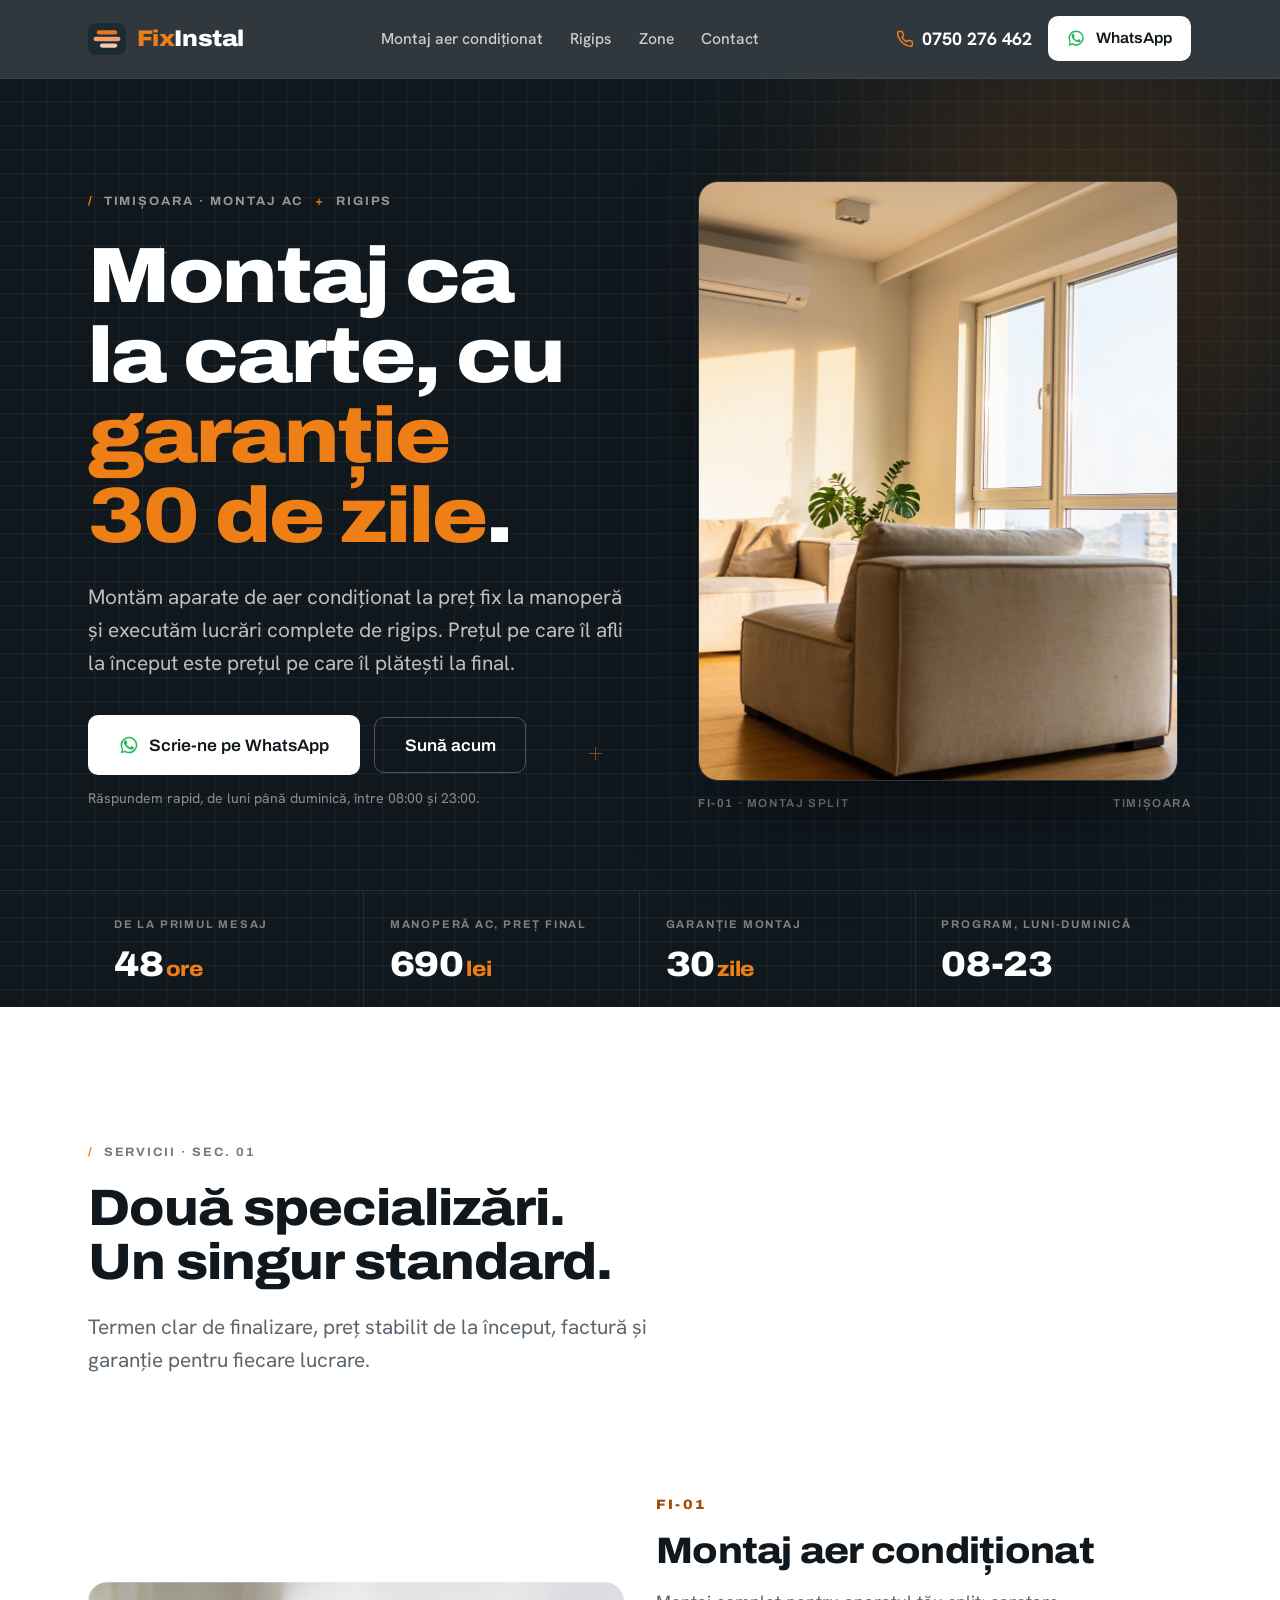
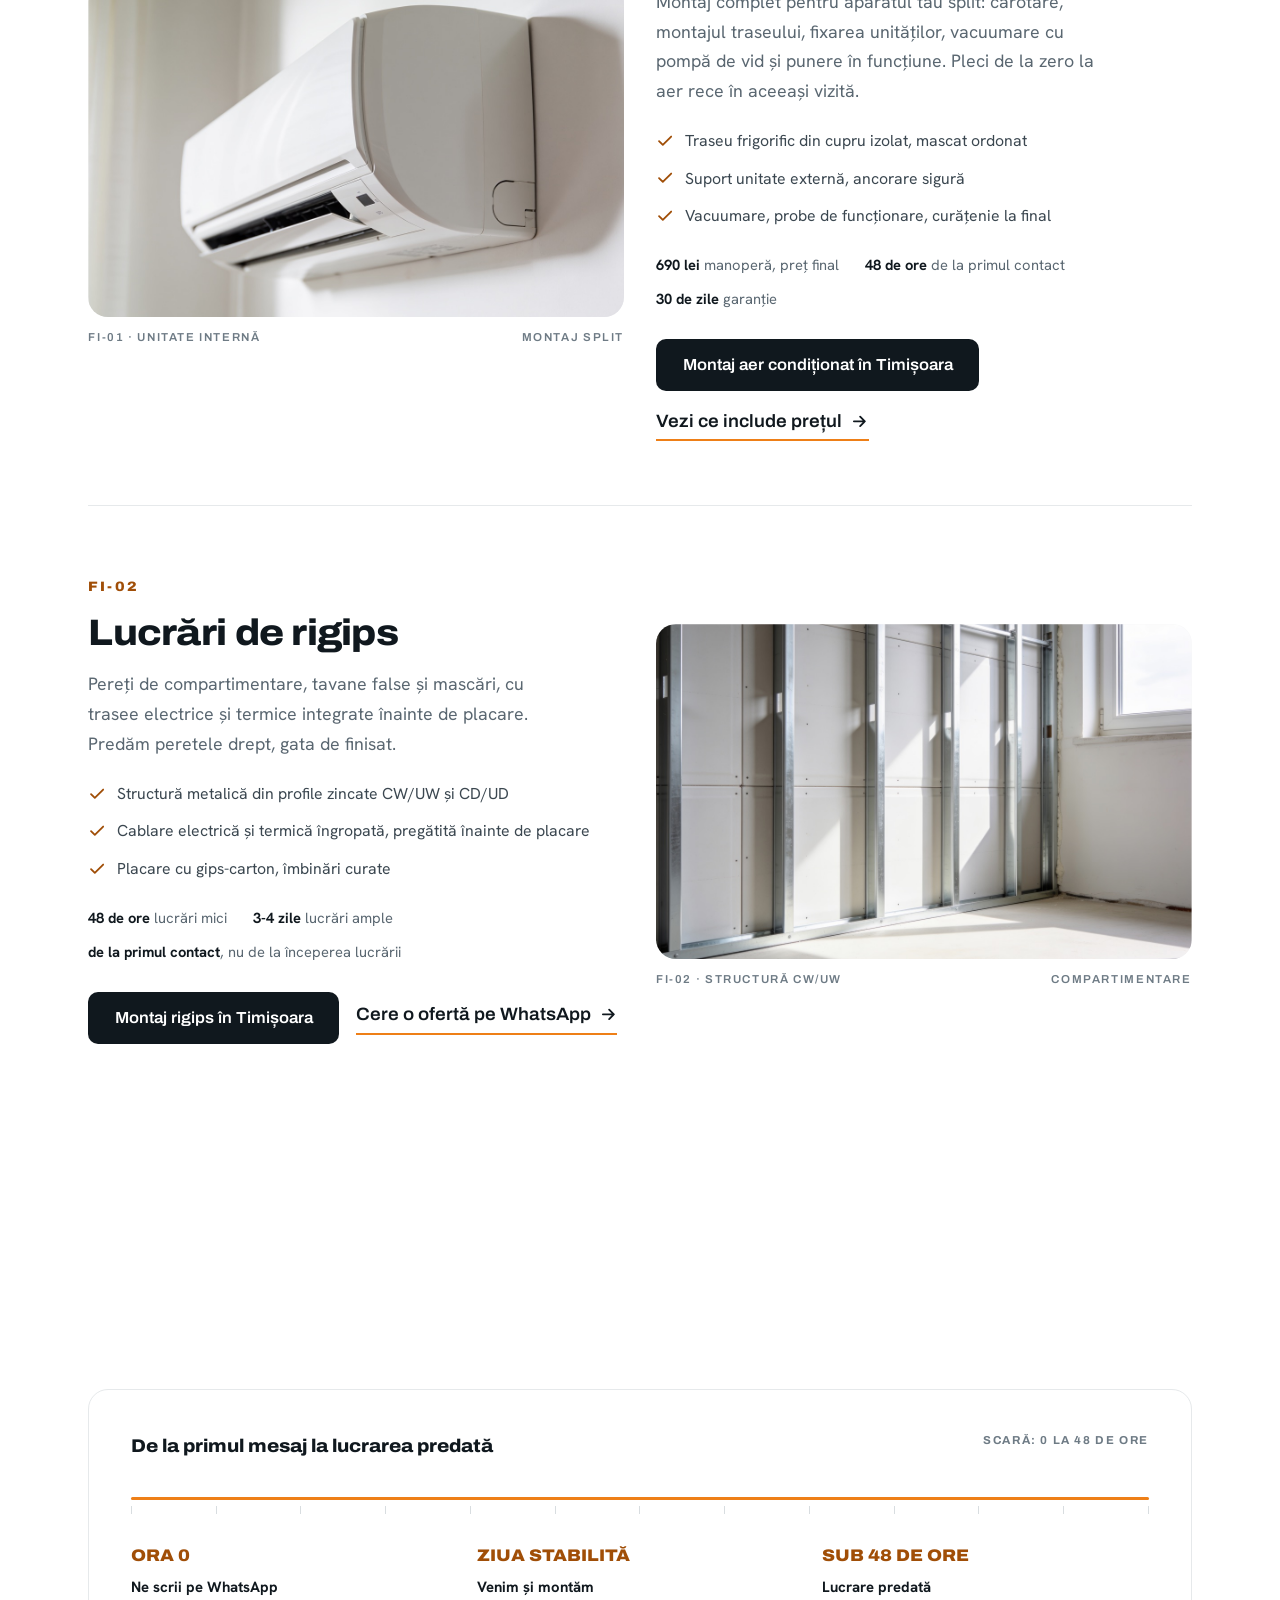
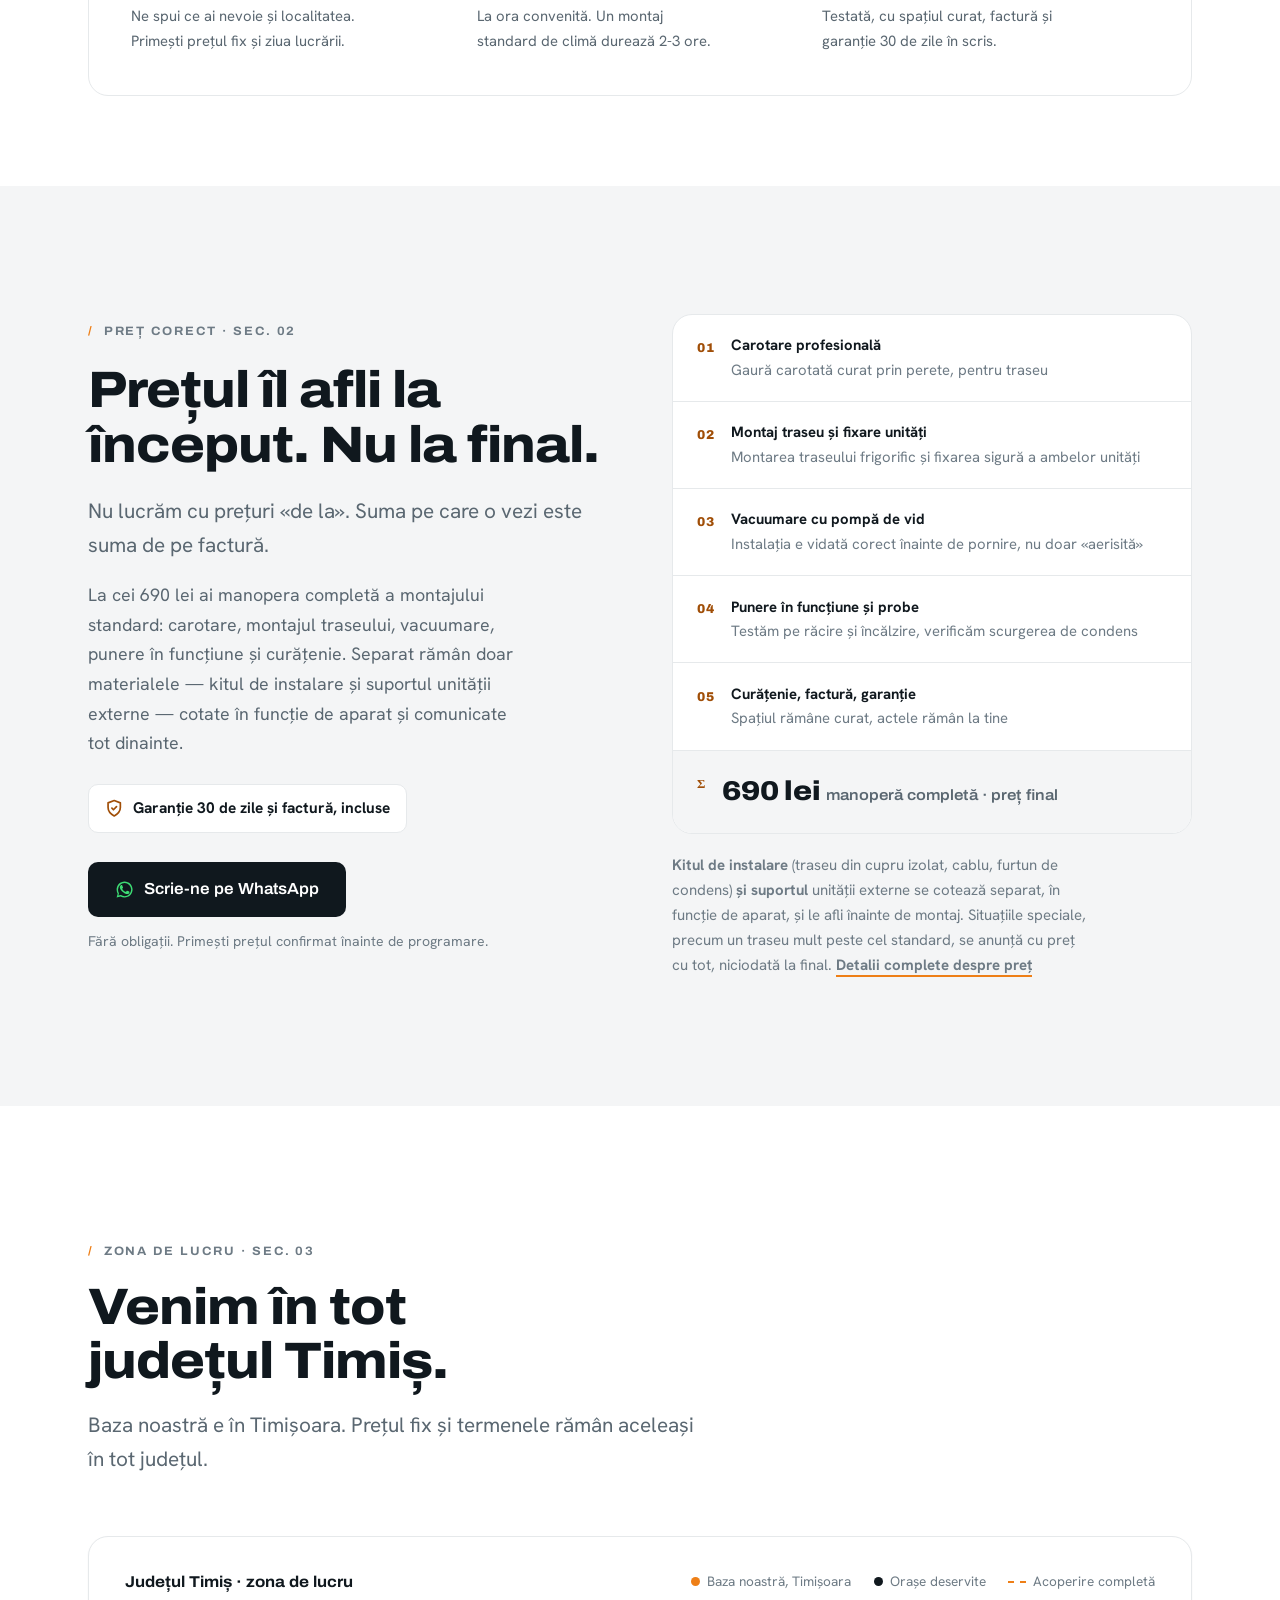
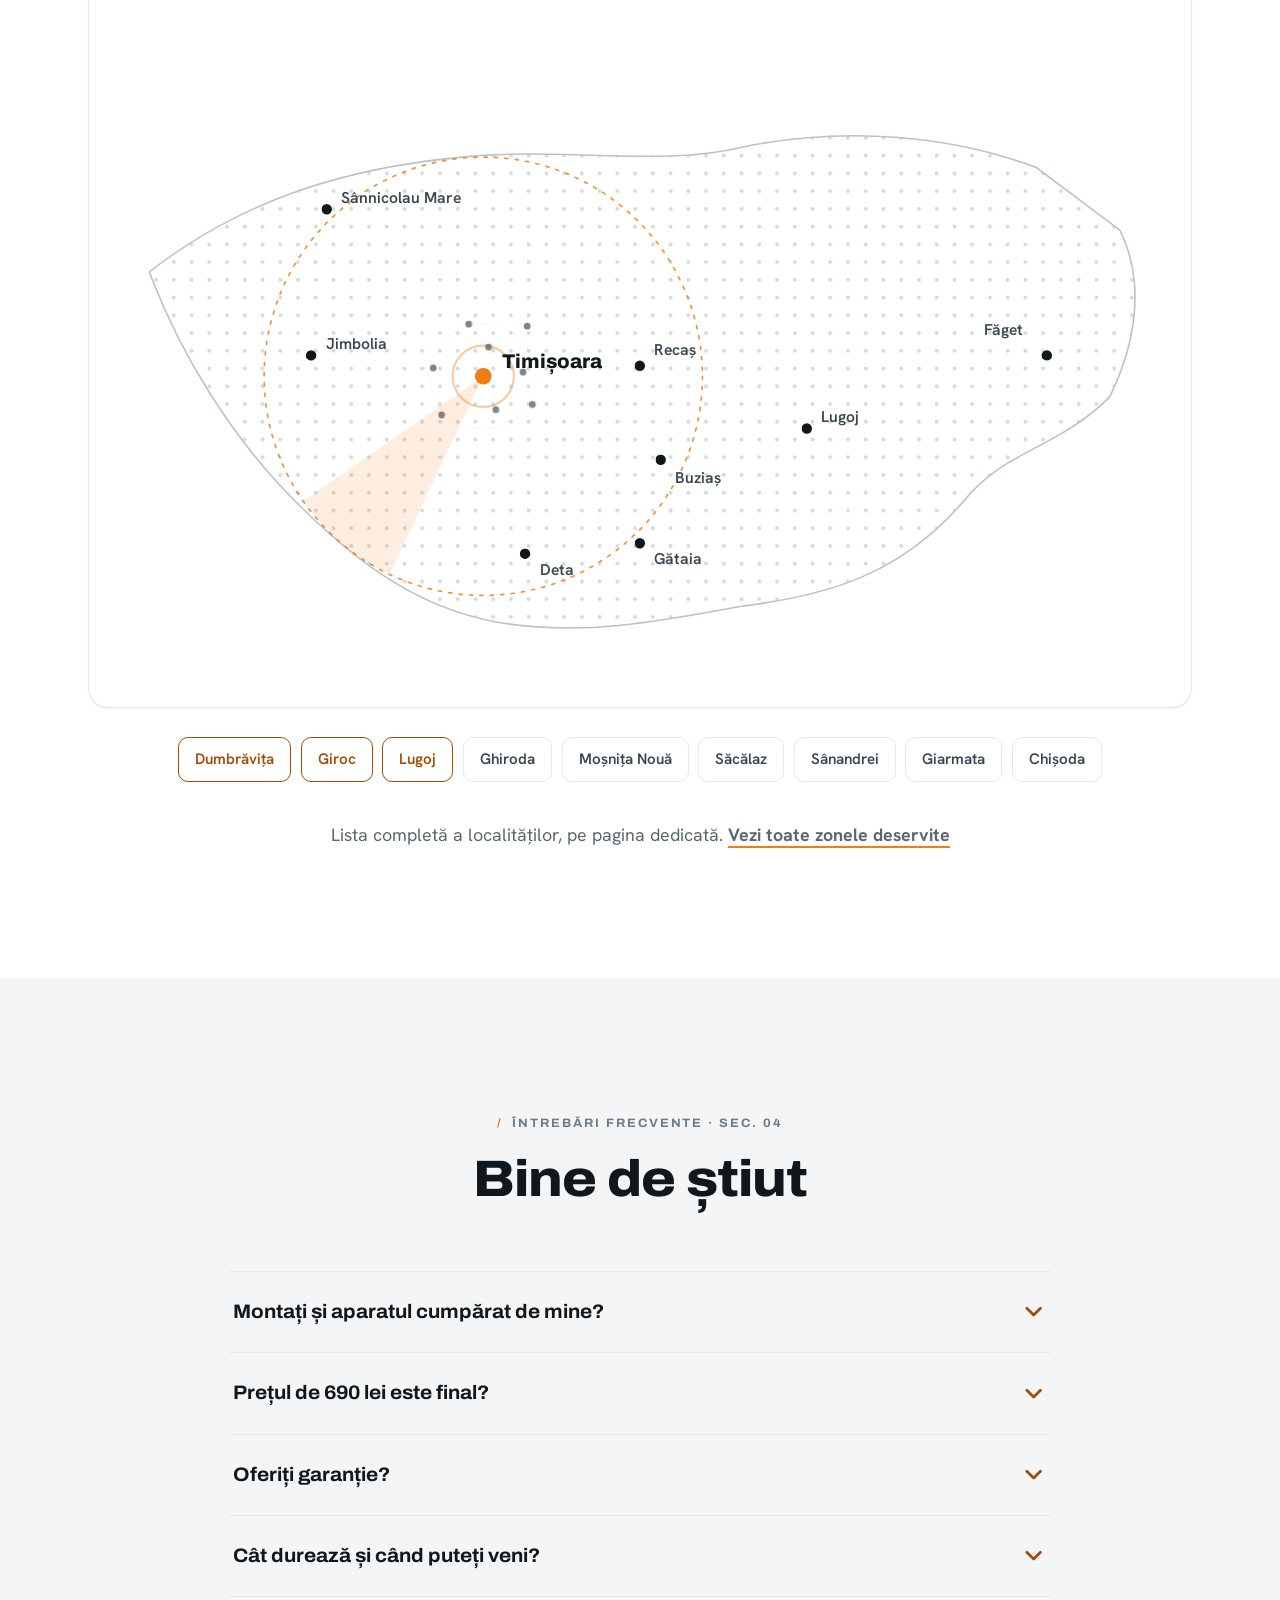
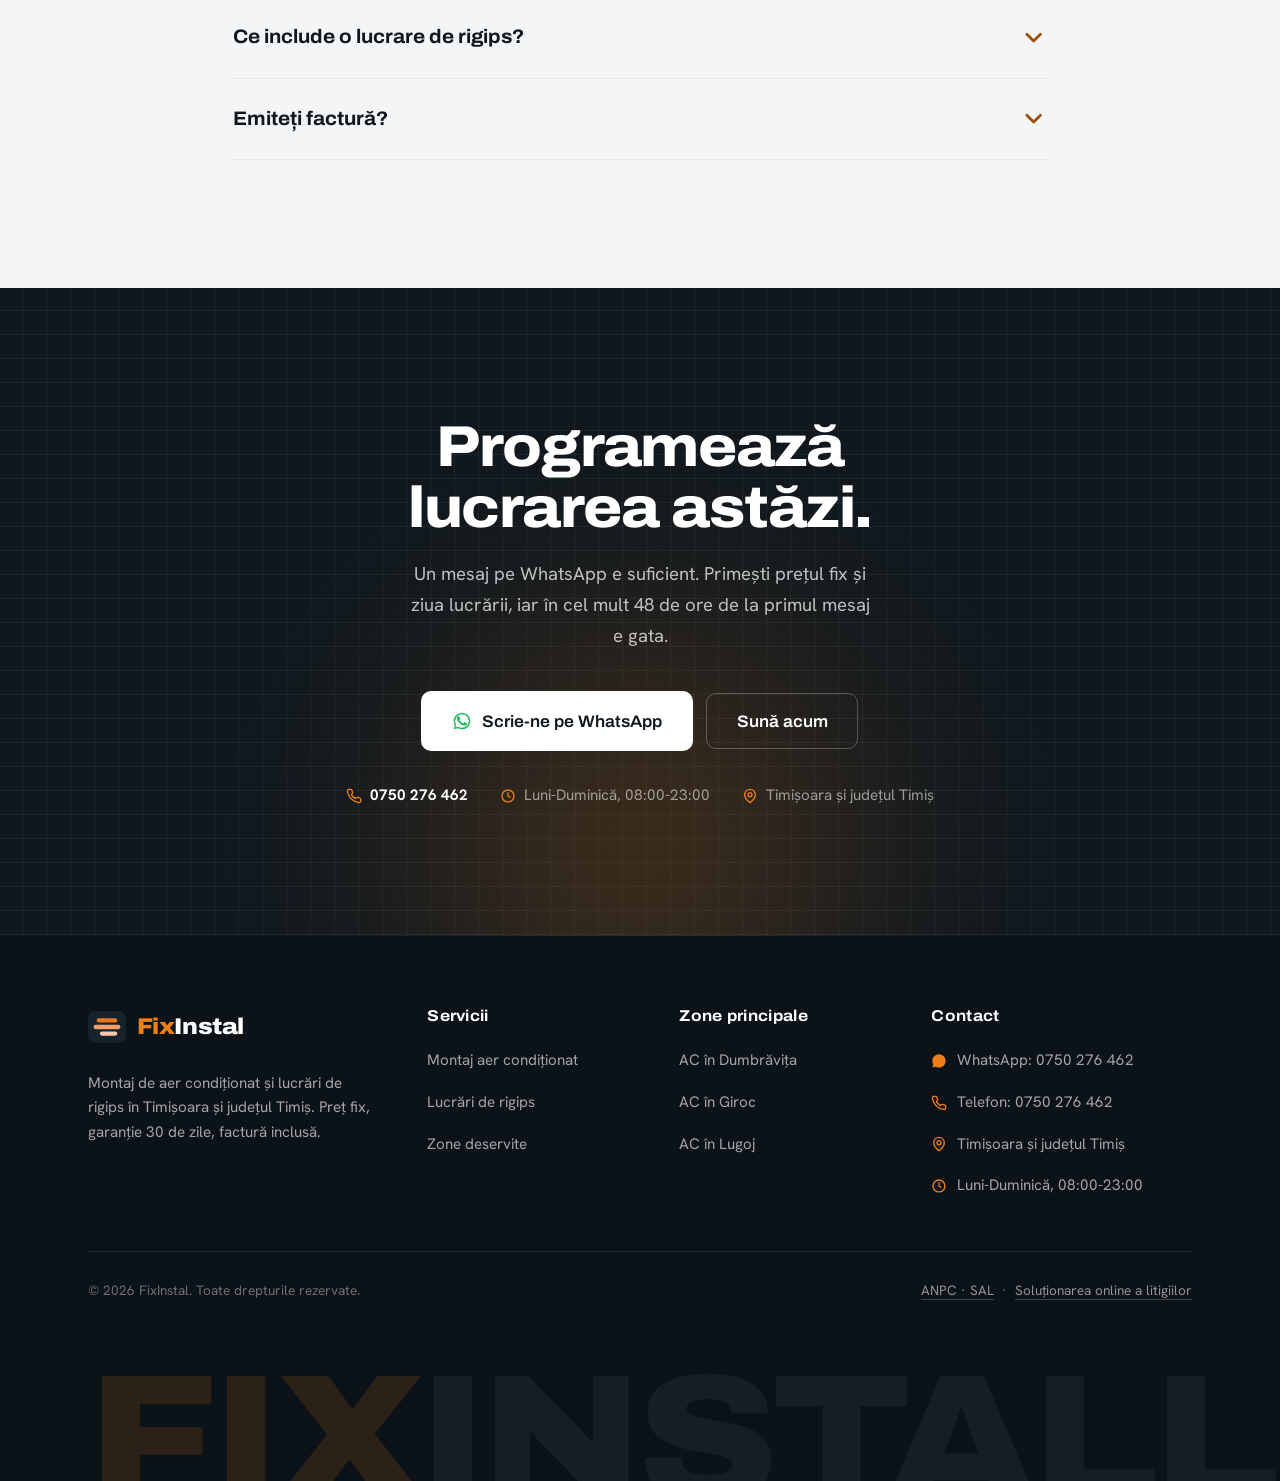
<file: index.html>
<!doctype html>
<html lang="ro">
<head>
<meta charset="utf-8">
<meta name="viewport" content="width=device-width, initial-scale=1">
<title>FixInstal | Montaj Aer Condiționat și Rigips în Timișoara</title>
<meta name="description" content="FixInstal montează aer condiționat la preț fix de 690 lei manoperă și execută lucrări de rigips în Timișoara și județul Timiș. Lucrare finalizată în 48 de ore de la primul contact, garanție 30 de zile. Scrie-ne pe WhatsApp.">
<meta name="theme-color" content="#10181e">
<link rel="canonical" href="https://fixinstal.com/">

<meta property="og:type" content="website">
<meta property="og:locale" content="ro_RO">
<meta property="og:site_name" content="FixInstal">
<meta property="og:url" content="https://fixinstal.com/">
<meta property="og:title" content="Montaj aer condiționat și rigips în Timișoara | Preț fix, garanție 30 de zile">
<meta property="og:description" content="Preț fix fără surprize. Lucrare finalizată în 48 de ore de la primul mesaj. Garanție 30 de zile la montaj, factură inclusă.">
<meta property="og:image" content="https://fixinstal.com/assets/og.jpg">
<meta property="og:image:width" content="1200">
<meta property="og:image:height" content="630">
<meta name="twitter:card" content="summary_large_image">
<meta name="twitter:image" content="https://fixinstal.com/assets/og.jpg">

<link rel="icon" href="data:image/svg+xml,%3Csvg xmlns='http://www.w3.org/2000/svg' viewBox='0 0 48 48'%3E%3Crect width='48' height='48' rx='11' fill='%23112028'/%3E%3Crect x='11' y='13' width='26' height='5.6' rx='2.8' fill='%23ec7620'/%3E%3Crect x='7' y='21.2' width='34' height='5.6' rx='2.8' fill='%23f2a06a'/%3E%3Crect x='15' y='29.4' width='22' height='5.6' rx='2.8' fill='%23f8c8ac'/%3E%3C/svg%3E">
<link rel="preconnect" href="https://fonts.googleapis.com">
<link rel="preconnect" href="https://fonts.gstatic.com" crossorigin>
<link href="https://fonts.googleapis.com/css2?family=Archivo:wdth,wght@75..125,400..900&family=Hanken+Grotesk:wght@400;500;600;700&display=swap" rel="stylesheet">
<link rel="stylesheet" href="assets/site.css">
<script type="speculationrules">{"prerender":[{"where":{"href_matches":"/*"},"eagerness":"moderate"}]}</script>
</head>
<body>
<a class="skip" href="#main">Sari la conținut</a>

<header class="header on-dark">
  <div class="wrap nav">
    <a class="brand" href="index.html" aria-label="FixInstal, acasă">
      <svg class="mark" viewBox="0 0 48 40" aria-hidden="true"><rect width="48" height="40" rx="9" fill="#1c2a33"/><rect x="11" y="9" width="26" height="5.4" rx="2.7" fill="#ec7620"/><rect x="7" y="17.3" width="34" height="5.4" rx="2.7" fill="#f2a06a"/><rect x="15" y="25.6" width="22" height="5.4" rx="2.7" fill="#f8c8ac"/></svg>
      <span class="word"><span class="fix">Fix</span><span class="install">Instal</span></span>
    </a>
    <nav class="nav-links" aria-label="Navigare principală">
      <a href="montaj-aer-conditionat-timisoara.html">Montaj aer condiționat</a>
      <a href="montaj-rigips-timisoara.html">Rigips</a>
      <a href="zone-deservite.html">Zone</a>
      <a href="contact.html">Contact</a>
    </nav>
    <div class="nav-right">
      <a class="nav-phone" href="tel:+40750276462">
        <svg viewBox="0 0 24 24" fill="none" stroke="currentColor" stroke-width="2" stroke-linecap="round" stroke-linejoin="round" aria-hidden="true"><path d="M22 16.92v3a2 2 0 0 1-2.18 2 19.79 19.79 0 0 1-8.63-3.07 19.5 19.5 0 0 1-6-6 19.79 19.79 0 0 1-3.07-8.67A2 2 0 0 1 4.11 2h3a2 2 0 0 1 2 1.72c.13.96.37 1.9.7 2.81a2 2 0 0 1-.45 2.11L8.09 9.91a16 16 0 0 0 6 6l1.27-1.27a2 2 0 0 1 2.11-.45c.9.33 1.85.57 2.81.7A2 2 0 0 1 22 16.92z"/></svg>
        0750 276 462
      </a>
      <a class="btn btn--inv" href="https://wa.me/40750276462?text=Bun%C4%83%20ziua%21%20A%C8%99%20dori%20o%20programare%20pentru%20un%20montaj." target="_blank" rel="noopener">
        <svg class="wa-ic" viewBox="0 0 24 24" fill="currentColor" aria-hidden="true"><path d="M17.5 14.4c-.3-.15-1.77-.87-2.04-.97-.27-.1-.47-.15-.67.15-.2.3-.77.96-.94 1.16-.17.2-.35.22-.65.07-.3-.15-1.26-.46-2.4-1.48-.9-.8-1.5-1.77-1.67-2.07-.17-.3-.02-.46.13-.61.13-.13.3-.35.45-.52.15-.17.2-.3.3-.5.1-.2.05-.37-.02-.52-.08-.15-.67-1.62-.92-2.22-.24-.58-.49-.5-.67-.51l-.57-.01c-.2 0-.52.07-.79.37-.27.3-1.04 1.02-1.04 2.48 0 1.46 1.07 2.88 1.22 3.08.15.2 2.1 3.2 5.08 4.49.71.3 1.26.49 1.69.63.71.22 1.36.19 1.87.12.57-.09 1.77-.72 2.02-1.42.25-.7.25-1.29.17-1.42-.07-.13-.27-.2-.57-.35z"/><path d="M12 2C6.48 2 2 6.48 2 12c0 1.85.5 3.58 1.38 5.07L2 22l5.05-1.33A9.96 9.96 0 0 0 12 22c5.52 0 10-4.48 10-10S17.52 2 12 2zm0 18.2c-1.66 0-3.2-.5-4.49-1.35l-.32-.2-2.99.78.8-2.92-.21-.34A8.16 8.16 0 0 1 3.8 12 8.2 8.2 0 1 1 12 20.2z"/></svg>
        WhatsApp
      </a>
      <button class="menu-btn" id="menuBtn" aria-label="Deschide meniul" aria-expanded="false" aria-controls="mobileMenu">
        <svg viewBox="0 0 24 24" fill="none" stroke="currentColor" stroke-width="2" stroke-linecap="round" aria-hidden="true"><path d="M3 6h18M3 12h18M3 18h18"/></svg>
      </button>
    </div>
  </div>
</header>

<div class="scrim" id="scrim"></div>
<aside class="mobile-menu on-dark" id="mobileMenu" aria-label="Meniu">
  <div class="mm-head">
    <span class="brand"><span class="word"><span class="fix">Fix</span><span class="install">Instal</span></span></span>
    <button class="menu-btn" id="menuClose" aria-label="Închide meniul">
      <svg viewBox="0 0 24 24" fill="none" stroke="currentColor" stroke-width="2" stroke-linecap="round" aria-hidden="true"><path d="M18 6 6 18M6 6l12 12"/></svg>
    </button>
  </div>
  <a class="mm-link active" href="index.html">Acasă</a>
  <a class="mm-link" href="montaj-aer-conditionat-timisoara.html">Montaj aer condiționat</a>
  <a class="mm-link" href="montaj-rigips-timisoara.html">Lucrări de rigips</a>
  <a class="mm-link" href="zone-deservite.html">Zone deservite</a>
  <a class="mm-link" href="contact.html">Contact</a>
  <a class="btn btn--inv" href="https://wa.me/40750276462?text=Bun%C4%83%20ziua%21%20A%C8%99%20dori%20o%20programare%20pentru%20un%20montaj." target="_blank" rel="noopener">Scrie-ne pe WhatsApp</a>
  <a class="btn btn--line-inv" href="tel:+40750276462">Sună: 0750 276 462</a>
</aside>

<main id="main" tabindex="-1">

<!-- ============================== HERO ============================== -->
<section class="hero on-dark">
  <div class="grid-bg" aria-hidden="true"></div>
  <div class="crosshairs" aria-hidden="true">
    <span style="left:12%;top:18%"></span>
    <span style="left:46%;top:72%"></span>
    <span style="right:8%;top:30%"></span>
  </div>
  <div class="glow" aria-hidden="true"></div>

  <div class="wrap hero-grid">
    <div class="hero-copy stagger">
      <span class="tag rv">Timișoara · montaj AC <b>+</b> rigips</span>
      <h1 class="h-display rv">Montaj ca la carte, cu <span class="u">garanție 30 de zile</span>.</h1>
      <p class="lede rv">Montăm aparate de aer condiționat la preț fix la manoperă și executăm lucrări complete de rigips. Prețul pe care îl afli la început este prețul pe care îl plătești la final.</p>
      <div class="btnrow rv">
        <span style="display:inline-block">
          <a class="btn btn--inv btn--lg magnet" href="https://wa.me/40750276462?text=Bun%C4%83%20ziua%21%20A%C8%99%20dori%20o%20programare%20pentru%20un%20montaj." target="_blank" rel="noopener">
            <svg class="wa-ic" viewBox="0 0 24 24" fill="currentColor" aria-hidden="true"><path d="M17.5 14.4c-.3-.15-1.77-.87-2.04-.97-.27-.1-.47-.15-.67.15-.2.3-.77.96-.94 1.16-.17.2-.35.22-.65.07-.3-.15-1.26-.46-2.4-1.48-.9-.8-1.5-1.77-1.67-2.07-.17-.3-.02-.46.13-.61.13-.13.3-.35.45-.52.15-.17.2-.3.3-.5.1-.2.05-.37-.02-.52-.08-.15-.67-1.62-.92-2.22-.24-.58-.49-.5-.67-.51l-.57-.01c-.2 0-.52.07-.79.37-.27.3-1.04 1.02-1.04 2.48 0 1.46 1.07 2.88 1.22 3.08.15.2 2.1 3.2 5.08 4.49.71.3 1.26.49 1.69.63.71.22 1.36.19 1.87.12.57-.09 1.77-.72 2.02-1.42.25-.7.25-1.29.17-1.42-.07-.13-.27-.2-.57-.35z"/><path d="M12 2C6.48 2 2 6.48 2 12c0 1.85.5 3.58 1.38 5.07L2 22l5.05-1.33A9.96 9.96 0 0 0 12 22c5.52 0 10-4.48 10-10S17.52 2 12 2zm0 18.2c-1.66 0-3.2-.5-4.49-1.35l-.32-.2-2.99.78.8-2.92-.21-.34A8.16 8.16 0 0 1 3.8 12 8.2 8.2 0 1 1 12 20.2z"/></svg>
            Scrie-ne pe WhatsApp
          </a>
        </span>
        <a class="btn btn--line-inv btn--lg" href="tel:+40750276462">Sună acum</a>
      </div>
      <p class="btn-note rv">Răspundem rapid, de luni până duminică, între 08:00 și 23:00.</p>
    </div>

    <div class="hero-media rv" data-d="2">
      <div class="frame ticks"><span class="tk"></span>
        <img src="assets/hero.jpg" width="1800" height="1200" alt="Aer condiționat montat curat pe peretele unui living luminos și modern" fetchpriority="high">
      </div>
      <div class="caption" aria-hidden="true"><span>FI-01 · Montaj split</span><span>Timișoara</span></div>
    </div>
  </div>

  <div class="specbar">
    <div class="wrap cells">
      <div class="cell"><span class="k">De la primul mesaj</span><span class="v"><span data-count="48">0</span><em>ore</em></span></div>
      <div class="cell"><span class="k">Manoperă AC, preț final</span><span class="v"><span data-count="690">0</span><em>lei</em></span></div>
      <div class="cell"><span class="k">Garanție montaj</span><span class="v"><span data-count="30">0</span><em>zile</em></span></div>
      <div class="cell"><span class="k">Program, luni-duminică</span><span class="v">08-23</span></div>
    </div>
  </div>
</section>

<!-- ============================== SERVICII ============================== -->
<section class="section" id="servicii">
  <div class="wrap">
    <div class="head rv">
      <span class="tag">Servicii · sec. 01</span>
      <h2 class="h-section">Două specializări. Un singur standard.</h2>
      <p class="lede">Termen clar de finalizare, preț stabilit de la început, factură și garanție pentru fiecare lucrare.</p>
    </div>

    <div class="svc-row" style="margin-top:clamp(2rem,4vw,3rem)">
      <div class="media rv">
        <div class="ph wipe"><img src="assets/ac-indoor.jpg" width="1200" height="750" alt="Unitate internă de aer condiționat montată drept pe un perete alb" loading="lazy"></div>
        <div class="caption" aria-hidden="true"><span>FI-01 · Unitate internă</span><span>Montaj split</span></div>
      </div>
      <div class="body rv" data-d="1">
        <span class="code">FI-01</span>
        <h3>Montaj aer condiționat</h3>
        <p class="desc">Montaj complet pentru aparatul tău split: carotare, montajul traseului, fixarea unităților, vacuumare cu pompă de vid și punere în funcțiune. Pleci de la zero la aer rece în aceeași vizită.</p>
        <ul>
          <li><svg viewBox="0 0 24 24" fill="none" stroke="currentColor" stroke-width="2.4" stroke-linecap="round" stroke-linejoin="round" aria-hidden="true"><path d="M20 6 9 17l-5-5"/></svg>Traseu frigorific din cupru izolat, mascat ordonat</li>
          <li><svg viewBox="0 0 24 24" fill="none" stroke="currentColor" stroke-width="2.4" stroke-linecap="round" stroke-linejoin="round" aria-hidden="true"><path d="M20 6 9 17l-5-5"/></svg>Suport unitate externă, ancorare sigură</li>
          <li><svg viewBox="0 0 24 24" fill="none" stroke="currentColor" stroke-width="2.4" stroke-linecap="round" stroke-linejoin="round" aria-hidden="true"><path d="M20 6 9 17l-5-5"/></svg>Vacuumare, probe de funcționare, curățenie la final</li>
        </ul>
        <div class="meta-line"><span><b>690 lei</b> manoperă, preț final</span><span><b>48 de ore</b> de la primul contact</span><span><b>30 de zile</b> garanție</span></div>
        <div class="actions">
          <a class="btn btn--main" href="montaj-aer-conditionat-timisoara.html">Montaj aer condiționat în Timișoara</a>
          <a class="link-more" href="montaj-aer-conditionat-timisoara.html#pret">Vezi ce include prețul <svg viewBox="0 0 24 24" fill="none" stroke="currentColor" stroke-width="2.4" stroke-linecap="round" stroke-linejoin="round" aria-hidden="true"><path d="M5 12h14M13 6l6 6-6 6"/></svg></a>
        </div>
      </div>
    </div>

    <div class="svc-row rev">
      <div class="media rv">
        <div class="ph wipe"><img src="assets/rigips.jpg" width="1200" height="750" alt="Structură metalică de rigips cu plăci de gips-carton montate într-o cameră luminoasă" loading="lazy"></div>
        <div class="caption" aria-hidden="true"><span>FI-02 · Structură CW/UW</span><span>Compartimentare</span></div>
      </div>
      <div class="body rv" data-d="1">
        <span class="code">FI-02</span>
        <h3>Lucrări de rigips</h3>
        <p class="desc">Pereți de compartimentare, tavane false și mascări, cu trasee electrice și termice integrate înainte de placare. Predăm peretele drept, gata de finisat.</p>
        <ul>
          <li><svg viewBox="0 0 24 24" fill="none" stroke="currentColor" stroke-width="2.4" stroke-linecap="round" stroke-linejoin="round" aria-hidden="true"><path d="M20 6 9 17l-5-5"/></svg>Structură metalică din profile zincate CW/UW și CD/UD</li>
          <li><svg viewBox="0 0 24 24" fill="none" stroke="currentColor" stroke-width="2.4" stroke-linecap="round" stroke-linejoin="round" aria-hidden="true"><path d="M20 6 9 17l-5-5"/></svg>Cablare electrică și termică îngropată, pregătită înainte de placare</li>
          <li><svg viewBox="0 0 24 24" fill="none" stroke="currentColor" stroke-width="2.4" stroke-linecap="round" stroke-linejoin="round" aria-hidden="true"><path d="M20 6 9 17l-5-5"/></svg>Placare cu gips-carton, îmbinări curate</li>
        </ul>
        <div class="meta-line"><span><b>48 de ore</b> lucrări mici</span><span><b>3-4 zile</b> lucrări ample</span><span><b>de la primul contact</b>, nu de la începerea lucrării</span></div>
        <div class="actions">
          <a class="btn btn--main" href="montaj-rigips-timisoara.html">Montaj rigips în Timișoara</a>
          <a class="link-more" href="https://wa.me/40750276462?text=Bun%C4%83%20ziua%21%20A%C8%99%20dori%20o%20ofert%C4%83%20pentru%20o%20lucrare%20de%20rigips." target="_blank" rel="noopener">Cere o ofertă pe WhatsApp <svg viewBox="0 0 24 24" fill="none" stroke="currentColor" stroke-width="2.4" stroke-linecap="round" stroke-linejoin="round" aria-hidden="true"><path d="M5 12h14M13 6l6 6-6 6"/></svg></a>
        </div>
      </div>
    </div>
  </div>
</section>

<!-- ============================== TIMELINE 48H ============================== -->
<section class="section--sm" aria-label="Cronologia lucrării">
  <div class="wrap">
    <div class="tl">
      <div class="tl-head">
        <span class="tl-title">De la primul mesaj la lucrarea predată</span>
        <span class="tl-unit">Scară: 0 la 48 de ore</span>
      </div>
      <div class="scale" aria-hidden="true"><i></i></div>
      <div class="ticksrow" aria-hidden="true">
        <span></span><span></span><span></span><span></span><span></span><span></span><span></span><span></span><span></span><span></span><span></span><span></span><span></span>
      </div>
      <div class="nodes">
        <div class="node"><span class="t num-tab">ORA 0</span><p class="n">Ne scrii pe WhatsApp</p><p>Ne spui ce ai nevoie și localitatea. Primești prețul fix și ziua lucrării.</p></div>
        <div class="node"><span class="t">ZIUA STABILITĂ</span><p class="n">Venim și montăm</p><p>La ora convenită. Un montaj standard de climă durează 2-3 ore.</p></div>
        <div class="node"><span class="t num-tab">SUB 48 DE ORE</span><p class="n">Lucrare predată</p><p>Testată, cu spațiul curat, factură și garanție 30 de zile în scris.</p></div>
      </div>
    </div>
  </div>
</section>

<!-- ============================== PREȚ CORECT ============================== -->
<section class="section" id="pret" style="background:var(--concrete)">
  <div class="wrap value-grid">
    <div class="value-copy stagger">
      <span class="tag rv">Preț corect · sec. 02</span>
      <h2 class="h-section rv" style="margin-top:1.25rem">Prețul îl afli la început. Nu la final.</h2>
      <p class="lede rv" style="margin-top:1.4rem">Nu lucrăm cu prețuri «de la». Suma pe care o vezi este suma de pe factură.</p>
      <p class="rv" style="margin-top:1.2rem;color:var(--slate);max-width:46ch">La cei 690 lei ai manopera completă a montajului standard: carotare, montajul traseului, vacuumare, punere în funcțiune și curățenie. Separat rămân doar materialele — kitul de instalare și suportul unității externe — cotate în funcție de aparat și comunicate tot dinainte.</p>
      <div class="rv" style="margin-top:1.6rem"><span class="guarantee-chip"><svg viewBox="0 0 24 24" fill="none" stroke="currentColor" stroke-width="2.2" stroke-linecap="round" stroke-linejoin="round" aria-hidden="true"><path d="M12 2 4 5v6c0 5 3.4 8.5 8 11 4.6-2.5 8-6 8-11V5z"/><path d="m9 12 2 2 4-4"/></svg>Garanție 30 de zile și factură, incluse</span></div>
      <div class="rv" style="margin-top:1.8rem">
        <a class="btn btn--main" href="https://wa.me/40750276462?text=Bun%C4%83%20ziua%21%20A%C8%99%20dori%20un%20montaj%20de%20aer%20condi%C8%9Bionat%20la%20pre%C8%9B%20fix." target="_blank" rel="noopener">
          <svg class="wa-ic" viewBox="0 0 24 24" fill="currentColor" aria-hidden="true"><path d="M17.5 14.4c-.3-.15-1.77-.87-2.04-.97-.27-.1-.47-.15-.67.15-.2.3-.77.96-.94 1.16-.17.2-.35.22-.65.07-.3-.15-1.26-.46-2.4-1.48-.9-.8-1.5-1.77-1.67-2.07-.17-.3-.02-.46.13-.61.13-.13.3-.35.45-.52.15-.17.2-.3.3-.5.1-.2.05-.37-.02-.52-.08-.15-.67-1.62-.92-2.22-.24-.58-.49-.5-.67-.51l-.57-.01c-.2 0-.52.07-.79.37-.27.3-1.04 1.02-1.04 2.48 0 1.46 1.07 2.88 1.22 3.08.15.2 2.1 3.2 5.08 4.49.71.3 1.26.49 1.69.63.71.22 1.36.19 1.87.12.57-.09 1.77-.72 2.02-1.42.25-.7.25-1.29.17-1.42-.07-.13-.27-.2-.57-.35z"/><path d="M12 2C6.48 2 2 6.48 2 12c0 1.85.5 3.58 1.38 5.07L2 22l5.05-1.33A9.96 9.96 0 0 0 12 22c5.52 0 10-4.48 10-10S17.52 2 12 2zm0 18.2c-1.66 0-3.2-.5-4.49-1.35l-.32-.2-2.99.78.8-2.92-.21-.34A8.16 8.16 0 0 1 3.8 12 8.2 8.2 0 1 1 12 20.2z"/></svg>
          Scrie-ne pe WhatsApp
        </a>
      </div>
      <p class="btn-note rv">Fără obligații. Primești prețul confirmat înainte de programare.</p>
    </div>

    <div class="rv" data-d="1">
      <div class="spec-list">
        <div class="si"><span class="no">01</span><span><b>Carotare profesională</b><span>Gaură carotată curat prin perete, pentru traseu</span></span></div>
        <div class="si"><span class="no">02</span><span><b>Montaj traseu și fixare unități</b><span>Montarea traseului frigorific și fixarea sigură a ambelor unități</span></span></div>
        <div class="si"><span class="no">03</span><span><b>Vacuumare cu pompă de vid</b><span>Instalația e vidată corect înainte de pornire, nu doar «aerisită»</span></span></div>
        <div class="si"><span class="no">04</span><span><b>Punere în funcțiune și probe</b><span>Testăm pe răcire și încălzire, verificăm scurgerea de condens</span></span></div>
        <div class="si"><span class="no">05</span><span><b>Curățenie, factură, garanție</b><span>Spațiul rămâne curat, actele rămân la tine</span></span></div>
        <div class="si total"><span class="no">Σ</span><span><span class="amount num-tab">690 lei <small>manoperă completă · preț final</small></span></span></div>
      </div>
      <p class="price-note"><b>Kitul de instalare</b> (traseu din cupru izolat, cablu, furtun de condens) <b>și suportul</b> unității externe se cotează separat, în funcție de aparat, și le afli înainte de montaj. Situațiile speciale, precum un traseu mult peste cel standard, se anunță cu preț cu tot, niciodată la final. <a class="text-link" href="montaj-aer-conditionat-timisoara.html#pret">Detalii complete despre preț</a></p>
    </div>
  </div>
</section>

<!-- ============================== HARTA ============================== -->
<section class="section" id="zone">
  <div class="wrap">
    <div class="head rv">
      <span class="tag">Zona de lucru · sec. 03</span>
      <h2 class="h-section">Venim în tot județul Timiș.</h2>
      <p class="lede">Baza noastră e în Timișoara. Prețul fix și termenele rămân aceleași în tot județul.</p>
    </div>

    <div class="mapcard">
      <div class="map-head">
        <span class="map-title">Județul Timiș · zona de lucru</span>
        <div class="map-legend">
          <span><i class="l-hq"></i>Baza noastră, Timișoara</span>
          <span><i class="l-city"></i>Orașe deservite</span>
          <span><i class="l-radius"></i>Acoperire completă</span>
        </div>
      </div>
      <svg class="mapviz" viewBox="0 0 1000 640" role="img" aria-label="Harta județului Timiș cu zona de acoperire FixInstal: Timișoara și toate orașele din județ">
        <defs>
          <pattern id="dotp" width="17" height="17" patternUnits="userSpaceOnUse">
            <circle cx="2.5" cy="2.5" r="1.9" fill="#d3d9dc"/>
          </pattern>
          <clipPath id="county">
            <path d="M 30 250 C 120 180, 220 150, 330 140 C 430 130, 520 150, 600 130 C 700 110, 800 120, 880 150 L 960 210 C 985 260, 975 320, 950 370 C 900 420, 850 420, 810 470 C 750 540, 680 560, 600 570 C 520 585, 440 600, 360 585 C 280 570, 220 520, 170 470 C 110 410, 60 330, 30 250 Z"/>
          </clipPath>
        </defs>
        <g clip-path="url(#county)">
          <rect x="0" y="0" width="1000" height="640" fill="url(#dotp)"/>
          <g class="anim" opacity=".13">
            <path d="M350,350 L560,350 A210,210 0 0 1 531.9,455 Z" fill="#ee7f17">
              <animateTransform attributeName="transform" type="rotate" from="0 350 350" to="360 350 350" dur="9s" repeatCount="indefinite"/>
            </path>
          </g>
        </g>
        <path class="county-line" pathLength="1" d="M 30 250 C 120 180, 220 150, 330 140 C 430 130, 520 150, 600 130 C 700 110, 800 120, 880 150 L 960 210 C 985 260, 975 320, 950 370 C 900 420, 850 420, 810 470 C 750 540, 680 560, 600 570 C 520 585, 440 600, 360 585 C 280 570, 220 520, 170 470 C 110 410, 60 330, 30 250 Z" fill="none" stroke="#b9c2c7" stroke-width="1.5"/>
        <circle cx="350" cy="350" r="210" fill="none" stroke="#ee7f17" stroke-width="1.6" stroke-dasharray="3 7" stroke-linecap="round" opacity=".85"/>
        <circle class="anim" cx="350" cy="350" r="12" fill="none" stroke="#ee7f17" stroke-width="2">
          <animate attributeName="r" values="10;52" dur="3s" repeatCount="indefinite"/>
          <animate attributeName="opacity" values=".75;0" dur="3s" repeatCount="indefinite"/>
        </circle>
        <circle class="anim" cx="350" cy="350" r="12" fill="none" stroke="#ee7f17" stroke-width="2">
          <animate attributeName="r" values="10;52" dur="3s" begin="1.5s" repeatCount="indefinite"/>
          <animate attributeName="opacity" values=".75;0" dur="3s" begin="1.5s" repeatCount="indefinite"/>
        </circle>
        <g class="city" style="animation-delay:.2s"><circle cx="350" cy="350" r="8" fill="#ee7f17"/><text x="368" y="342" font-family="Archivo" font-weight="800" font-size="19" fill="#10181e">Timișoara</text></g>
        <g font-family="Hanken Grotesk" font-weight="600" font-size="15" fill="#3b4750">
          <g class="city" style="animation-delay:.45s"><circle cx="200" cy="190" r="5" fill="#10181e"/><text x="214" y="184">Sânnicolau Mare</text></g>
          <g class="city" style="animation-delay:.55s"><circle cx="185" cy="330" r="5" fill="#10181e"/><text x="199" y="324">Jimbolia</text></g>
          <g class="city" style="animation-delay:.65s"><circle cx="660" cy="400" r="5" fill="#10181e"/><text x="674" y="394">Lugoj</text></g>
          <g class="city" style="animation-delay:.75s"><circle cx="520" cy="430" r="5" fill="#10181e"/><text x="534" y="452">Buziaș</text></g>
          <g class="city" style="animation-delay:.85s"><circle cx="890" cy="330" r="5" fill="#10181e"/><text x="830" y="310">Făget</text></g>
          <g class="city" style="animation-delay:.95s"><circle cx="390" cy="520" r="5" fill="#10181e"/><text x="404" y="540">Deta</text></g>
          <g class="city" style="animation-delay:1.05s"><circle cx="500" cy="340" r="5" fill="#10181e"/><text x="514" y="330">Recaș</text></g>
          <g class="city" style="animation-delay:1.15s"><circle cx="500" cy="510" r="5" fill="#10181e"/><text x="514" y="530">Gătaia</text></g>
        </g>
        <g fill="#5a6771" opacity=".8">
          <circle class="city" style="animation-delay:1.2s" cx="355" cy="322" r="3.2"/><circle class="city" style="animation-delay:1.25s" cx="362" cy="382" r="3.2"/><circle class="city" style="animation-delay:1.3s" cx="302" cy="342" r="3.2"/><circle class="city" style="animation-delay:1.35s" cx="388" cy="346" r="3.2"/><circle class="city" style="animation-delay:1.4s" cx="397" cy="377" r="3.2"/><circle class="city" style="animation-delay:1.45s" cx="336" cy="300" r="3.2"/><circle class="city" style="animation-delay:1.5s" cx="392" cy="302" r="3.2"/><circle class="city" style="animation-delay:1.55s" cx="310" cy="387" r="3.2"/>
        </g>
      </svg>
    </div>

    <div class="zone-tags rv" style="margin-top:1.8rem;justify-content:center">
      <a href="montaj-aer-conditionat-dumbravita.html">Dumbrăvița</a>
      <a href="montaj-aer-conditionat-giroc.html">Giroc</a>
      <a href="montaj-aer-conditionat-lugoj.html">Lugoj</a>
      <span>Ghiroda</span><span>Moșnița Nouă</span><span>Săcălaz</span><span>Sânandrei</span><span>Giarmata</span><span>Chișoda</span>
    </div>
    <p class="cover-note rv">Lista completă a localităților, pe pagina dedicată. <a class="text-link" href="zone-deservite.html">Vezi toate zonele deservite</a></p>
  </div>
</section>

<!-- ============================== FAQ ============================== -->
<section class="section" id="intrebari" style="background:var(--concrete)">
  <div class="wrap">
    <div class="head center rv">
      <span class="tag">Întrebări frecvente · sec. 04</span>
      <h2 class="h-section">Bine de știut</h2>
    </div>
    <div class="faq-list">
      <details class="faq rv">
        <summary>Montați și aparatul cumpărat de mine?<svg class="chev" viewBox="0 0 24 24" fill="none" stroke="currentColor" stroke-width="2.4" stroke-linecap="round" stroke-linejoin="round" aria-hidden="true"><path d="m6 9 6 6 6-6"/></svg></summary>
        <div class="ans"><p>Da. Cei 690 lei sunt manopera, așa că montăm aparatul tău split indiferent de unde l-ai cumpărat. Montajul făcut de o firmă, cu factură, îți păstrează și garanția producătorului pentru aparat.</p></div>
      </details>
      <details class="faq rv">
        <summary>Prețul de 690 lei este final?<svg class="chev" viewBox="0 0 24 24" fill="none" stroke="currentColor" stroke-width="2.4" stroke-linecap="round" stroke-linejoin="round" aria-hidden="true"><path d="m6 9 6 6 6-6"/></svg></summary>
        <div class="ans"><p>Da. Pentru un montaj standard, 690 lei acoperă toată manopera, cu factură și garanție incluse. Dacă situația e specială, de exemplu un traseu mult peste cel standard sau un acces dificil, afli prețul actualizat înainte să începem, nu la final.</p></div>
      </details>
      <details class="faq rv">
        <summary>Oferiți garanție?<svg class="chev" viewBox="0 0 24 24" fill="none" stroke="currentColor" stroke-width="2.4" stroke-linecap="round" stroke-linejoin="round" aria-hidden="true"><path d="m6 9 6 6 6-6"/></svg></summary>
        <div class="ans"><p>Da, 30 de zile garanție la manopera de montaj, în scris. Dacă apare o problemă legată de montaj în acest interval, revenim și o rezolvăm fără costuri. Aparatul își păstrează separat garanția producătorului.</p></div>
      </details>
      <details class="faq rv">
        <summary>Cât durează și când puteți veni?<svg class="chev" viewBox="0 0 24 24" fill="none" stroke="currentColor" stroke-width="2.4" stroke-linecap="round" stroke-linejoin="round" aria-hidden="true"><path d="m6 9 6 6 6-6"/></svg></summary>
        <div class="ans"><p>Montajul standard durează 2-3 ore, iar lucrarea este finalizată în cel mult 48 de ore de la primul mesaj. Lucrăm de luni până duminică, între 08:00 și 23:00.</p></div>
      </details>
      <details class="faq rv">
        <summary>Ce include o lucrare de rigips?<svg class="chev" viewBox="0 0 24 24" fill="none" stroke="currentColor" stroke-width="2.4" stroke-linecap="round" stroke-linejoin="round" aria-hidden="true"><path d="m6 9 6 6 6-6"/></svg></summary>
        <div class="ans"><p>Structura metalică din profile zincate, cablarea electrică și termică integrată în perete și placarea cu gips-carton. Lucrările mici sunt gata în 48 de ore de la primul contact, cele ample în 3-4 zile. Detalii pe <a class="text-link" href="montaj-rigips-timisoara.html">pagina de rigips</a>.</p></div>
      </details>
      <details class="faq rv">
        <summary>Emiteți factură?<svg class="chev" viewBox="0 0 24 24" fill="none" stroke="currentColor" stroke-width="2.4" stroke-linecap="round" stroke-linejoin="round" aria-hidden="true"><path d="m6 9 6 6 6-6"/></svg></summary>
        <div class="ans"><p>Întotdeauna. Fiecare lucrare vine cu factură. Ai acte, ai garanție, ai liniște.</p></div>
      </details>
    </div>
  </div>
</section>

<!-- ============================== CTA FINAL ============================== -->
<section class="section cta-final on-dark" id="contact">
  <div class="grid-bg" aria-hidden="true"></div>
  <div class="glow" aria-hidden="true"></div>
  <div class="wrap">
    <h2 class="rv">Programează lucrarea astăzi.</h2>
    <p class="rv">Un mesaj pe WhatsApp e suficient. Primești prețul fix și ziua lucrării, iar în cel mult 48 de ore de la primul mesaj e gata.</p>
    <div class="btnrow rv">
      <a class="btn btn--inv btn--lg" href="https://wa.me/40750276462?text=Bun%C4%83%20ziua%21%20A%C8%99%20dori%20o%20programare%20pentru%20un%20montaj." target="_blank" rel="noopener">
        <svg class="wa-ic" viewBox="0 0 24 24" fill="currentColor" aria-hidden="true"><path d="M17.5 14.4c-.3-.15-1.77-.87-2.04-.97-.27-.1-.47-.15-.67.15-.2.3-.77.96-.94 1.16-.17.2-.35.22-.65.07-.3-.15-1.26-.46-2.4-1.48-.9-.8-1.5-1.77-1.67-2.07-.17-.3-.02-.46.13-.61.13-.13.3-.35.45-.52.15-.17.2-.3.3-.5.1-.2.05-.37-.02-.52-.08-.15-.67-1.62-.92-2.22-.24-.58-.49-.5-.67-.51l-.57-.01c-.2 0-.52.07-.79.37-.27.3-1.04 1.02-1.04 2.48 0 1.46 1.07 2.88 1.22 3.08.15.2 2.1 3.2 5.08 4.49.71.3 1.26.49 1.69.63.71.22 1.36.19 1.87.12.57-.09 1.77-.72 2.02-1.42.25-.7.25-1.29.17-1.42-.07-.13-.27-.2-.57-.35z"/><path d="M12 2C6.48 2 2 6.48 2 12c0 1.85.5 3.58 1.38 5.07L2 22l5.05-1.33A9.96 9.96 0 0 0 12 22c5.52 0 10-4.48 10-10S17.52 2 12 2zm0 18.2c-1.66 0-3.2-.5-4.49-1.35l-.32-.2-2.99.78.8-2.92-.21-.34A8.16 8.16 0 0 1 3.8 12 8.2 8.2 0 1 1 12 20.2z"/></svg>
        Scrie-ne pe WhatsApp
      </a>
      <a class="btn btn--line-inv btn--lg" href="tel:+40750276462">Sună acum</a>
    </div>
    <div class="meta rv">
      <span><svg viewBox="0 0 24 24" fill="none" stroke="currentColor" stroke-width="2" stroke-linecap="round" stroke-linejoin="round" aria-hidden="true"><path d="M22 16.92v3a2 2 0 0 1-2.18 2 19.79 19.79 0 0 1-8.63-3.07 19.5 19.5 0 0 1-6-6 19.79 19.79 0 0 1-3.07-8.67A2 2 0 0 1 4.11 2h3a2 2 0 0 1 2 1.72c.13.96.37 1.9.7 2.81a2 2 0 0 1-.45 2.11L8.09 9.91a16 16 0 0 0 6 6l1.27-1.27a2 2 0 0 1 2.11-.45c.9.33 1.85.57 2.81.7A2 2 0 0 1 22 16.92z"/></svg><a href="tel:+40750276462">0750 276 462</a></span>
      <span><svg viewBox="0 0 24 24" fill="none" stroke="currentColor" stroke-width="2" stroke-linecap="round" stroke-linejoin="round" aria-hidden="true"><circle cx="12" cy="12" r="9"/><path d="M12 7v5l3 2"/></svg>Luni-Duminică, 08:00-23:00</span>
      <span><svg viewBox="0 0 24 24" fill="none" stroke="currentColor" stroke-width="2" stroke-linecap="round" stroke-linejoin="round" aria-hidden="true"><path d="M20 10c0 6-8 12-8 12s-8-6-8-12a8 8 0 0 1 16 0z"/><circle cx="12" cy="10" r="3"/></svg>Timișoara și județul Timiș</span>
    </div>
  </div>
</section>

</main>

<!-- ============================== FOOTER ============================== -->
<footer class="footer">
  <div class="wrap">
    <div class="footer-grid">
      <div>
        <span class="brand">
          <svg class="mark" viewBox="0 0 48 40" aria-hidden="true"><rect width="48" height="40" rx="9" fill="#16232c"/><rect x="11" y="9" width="26" height="5.4" rx="2.7" fill="#ec7620"/><rect x="7" y="17.3" width="34" height="5.4" rx="2.7" fill="#f2a06a"/><rect x="15" y="25.6" width="22" height="5.4" rx="2.7" fill="#f8c8ac"/></svg>
          <span class="word"><span class="fix">Fix</span><span class="install">Instal</span></span>
        </span>
        <p class="f-about">Montaj de aer condiționat și lucrări de rigips în Timișoara și județul Timiș. Preț fix, garanție 30 de zile, factură inclusă.</p>
      </div>
      <div>
        <h2>Servicii</h2>
        <ul>
          <li><a href="montaj-aer-conditionat-timisoara.html">Montaj aer condiționat</a></li>
          <li><a href="montaj-rigips-timisoara.html">Lucrări de rigips</a></li>
          <li><a href="zone-deservite.html">Zone deservite</a></li>
        </ul>
      </div>
      <div>
        <h2>Zone principale</h2>
        <ul>
          <li><a href="montaj-aer-conditionat-dumbravita.html">AC în Dumbrăvița</a></li>
          <li><a href="montaj-aer-conditionat-giroc.html">AC în Giroc</a></li>
          <li><a href="montaj-aer-conditionat-lugoj.html">AC în Lugoj</a></li>
        </ul>
      </div>
      <div class="f-contact">
        <h2>Contact</h2>
        <ul>
          <li><a href="https://wa.me/40750276462" target="_blank" rel="noopener"><svg viewBox="0 0 24 24" fill="currentColor" aria-hidden="true"><path d="M12 2C6.48 2 2 6.48 2 12c0 1.85.5 3.58 1.38 5.07L2 22l5.05-1.33A9.96 9.96 0 0 0 12 22c5.52 0 10-4.48 10-10S17.52 2 12 2z"/></svg>WhatsApp: 0750 276 462</a></li>
          <li><a href="tel:+40750276462"><svg viewBox="0 0 24 24" fill="none" stroke="currentColor" stroke-width="2" stroke-linecap="round" stroke-linejoin="round" aria-hidden="true"><path d="M22 16.92v3a2 2 0 0 1-2.18 2 19.79 19.79 0 0 1-8.63-3.07 19.5 19.5 0 0 1-6-6 19.79 19.79 0 0 1-3.07-8.67A2 2 0 0 1 4.11 2h3a2 2 0 0 1 2 1.72c.13.96.37 1.9.7 2.81a2 2 0 0 1-.45 2.11L8.09 9.91a16 16 0 0 0 6 6l1.27-1.27a2 2 0 0 1 2.11-.45c.9.33 1.85.57 2.81.7A2 2 0 0 1 22 16.92z"/></svg>Telefon: 0750 276 462</a></li>
          <li><svg viewBox="0 0 24 24" fill="none" stroke="currentColor" stroke-width="2" stroke-linecap="round" stroke-linejoin="round" aria-hidden="true"><path d="M20 10c0 6-8 12-8 12s-8-6-8-12a8 8 0 0 1 16 0z"/><circle cx="12" cy="10" r="3"/></svg>Timișoara și județul Timiș</li>
          <li><svg viewBox="0 0 24 24" fill="none" stroke="currentColor" stroke-width="2" stroke-linecap="round" stroke-linejoin="round" aria-hidden="true"><circle cx="12" cy="12" r="9"/><path d="M12 7v5l3 2"/></svg>Luni-Duminică, 08:00-23:00</li>
        </ul>
      </div>
    </div>
    <div class="footer-bottom">
      <span>© <span id="year">2026</span> FixInstal. Toate drepturile rezervate.</span>
      <span><a href="https://anpc.ro/ce-este-sal/" target="_blank" rel="noopener">ANPC · SAL</a> &nbsp;·&nbsp; <a href="https://ec.europa.eu/consumers/odr" target="_blank" rel="noopener">Soluționarea online a litigiilor</a></span>
    </div>
    <div class="mega" aria-hidden="true"><span class="fx">FIX</span>INSTALL</div>
  </div>
</footer>

<nav class="mbar" aria-label="Acțiuni rapide">
  <a class="btn btn--line" href="tel:+40750276462" style="background:#fff">
    <svg viewBox="0 0 24 24" fill="none" stroke="currentColor" stroke-width="2" stroke-linecap="round" stroke-linejoin="round" aria-hidden="true"><path d="M22 16.92v3a2 2 0 0 1-2.18 2 19.79 19.79 0 0 1-8.63-3.07 19.5 19.5 0 0 1-6-6 19.79 19.79 0 0 1-3.07-8.67A2 2 0 0 1 4.11 2h3a2 2 0 0 1 2 1.72c.13.96.37 1.9.7 2.81a2 2 0 0 1-.45 2.11L8.09 9.91a16 16 0 0 0 6 6l1.27-1.27a2 2 0 0 1 2.11-.45c.9.33 1.85.57 2.81.7A2 2 0 0 1 22 16.92z"/></svg>
    Sună
  </a>
  <a class="btn btn--main" href="https://wa.me/40750276462?text=Bun%C4%83%20ziua%21%20A%C8%99%20dori%20o%20programare%20pentru%20un%20montaj." target="_blank" rel="noopener">
    <svg class="wa-ic" viewBox="0 0 24 24" fill="currentColor" aria-hidden="true"><path d="M17.5 14.4c-.3-.15-1.77-.87-2.04-.97-.27-.1-.47-.15-.67.15-.2.3-.77.96-.94 1.16-.17.2-.35.22-.65.07-.3-.15-1.26-.46-2.4-1.48-.9-.8-1.5-1.77-1.67-2.07-.17-.3-.02-.46.13-.61.13-.13.3-.35.45-.52.15-.17.2-.3.3-.5.1-.2.05-.37-.02-.52-.08-.15-.67-1.62-.92-2.22-.24-.58-.49-.5-.67-.51l-.57-.01c-.2 0-.52.07-.79.37-.27.3-1.04 1.02-1.04 2.48 0 1.46 1.07 2.88 1.22 3.08.15.2 2.1 3.2 5.08 4.49.71.3 1.26.49 1.69.63.71.22 1.36.19 1.87.12.57-.09 1.77-.72 2.02-1.42.25-.7.25-1.29.17-1.42-.07-.13-.27-.2-.57-.35z"/><path d="M12 2C6.48 2 2 6.48 2 12c0 1.85.5 3.58 1.38 5.07L2 22l5.05-1.33A9.96 9.96 0 0 0 12 22c5.52 0 10-4.48 10-10S17.52 2 12 2z"/></svg>
    WhatsApp
  </a>
</nav>

<script type="application/ld+json">
{
  "@context":"https://schema.org",
  "@graph":[
    {
      "@type":["LocalBusiness","HVACBusiness"],
      "@id":"https://fixinstal.com/#business",
      "name":"FixInstal",
      "url":"https://fixinstal.com/",
      "image":"https://fixinstal.com/assets/og.jpg",
      "description":"Montaj aer condiționat la preț fix și lucrări de rigips în Timișoara și județul Timiș. Lucrare finalizată în 48 de ore de la primul contact, garanție 30 de zile la montaj, factură inclusă.",
      "telephone":"+40750276462",
      "address":{"@type":"PostalAddress","addressLocality":"Timișoara","addressRegion":"Timiș","addressCountry":"RO"},
      "areaServed":[
        {"@type":"City","name":"Timișoara"},{"@type":"City","name":"Dumbrăvița"},{"@type":"City","name":"Giroc"},{"@type":"City","name":"Chișoda"},{"@type":"City","name":"Ghiroda"},{"@type":"City","name":"Moșnița Nouă"},{"@type":"City","name":"Săcălaz"},{"@type":"City","name":"Sânandrei"},{"@type":"City","name":"Giarmata"},{"@type":"City","name":"Lugoj"},{"@type":"City","name":"Sânnicolau Mare"},{"@type":"City","name":"Jimbolia"},{"@type":"City","name":"Buziaș"},{"@type":"City","name":"Recaș"},{"@type":"City","name":"Deta"},{"@type":"City","name":"Făget"}
      ],
      "openingHoursSpecification":[{"@type":"OpeningHoursSpecification","dayOfWeek":["Monday","Tuesday","Wednesday","Thursday","Friday","Saturday","Sunday"],"opens":"08:00","closes":"23:00"}]
    },
    {
      "@type":"Service",
      "serviceType":"Montaj aer condiționat",
      "provider":{"@id":"https://fixinstal.com/#business"},
      "areaServed":{"@type":"AdministrativeArea","name":"Județul Timiș, România"},
      "offers":{"@type":"Offer","price":"690","priceCurrency":"RON","description":"Manoperă montaj complet la preț fix. Kitul de instalare și suportul se cotează separat. Garanție 30 de zile"}
    },
    {
      "@type":"Service",
      "serviceType":"Lucrări de rigips și gips-carton",
      "provider":{"@id":"https://fixinstal.com/#business"},
      "areaServed":{"@type":"AdministrativeArea","name":"Județul Timiș, România"}
    }
  ]
}
</script>
<script src="assets/site.js" defer></script>
</body>
</html>
</file>
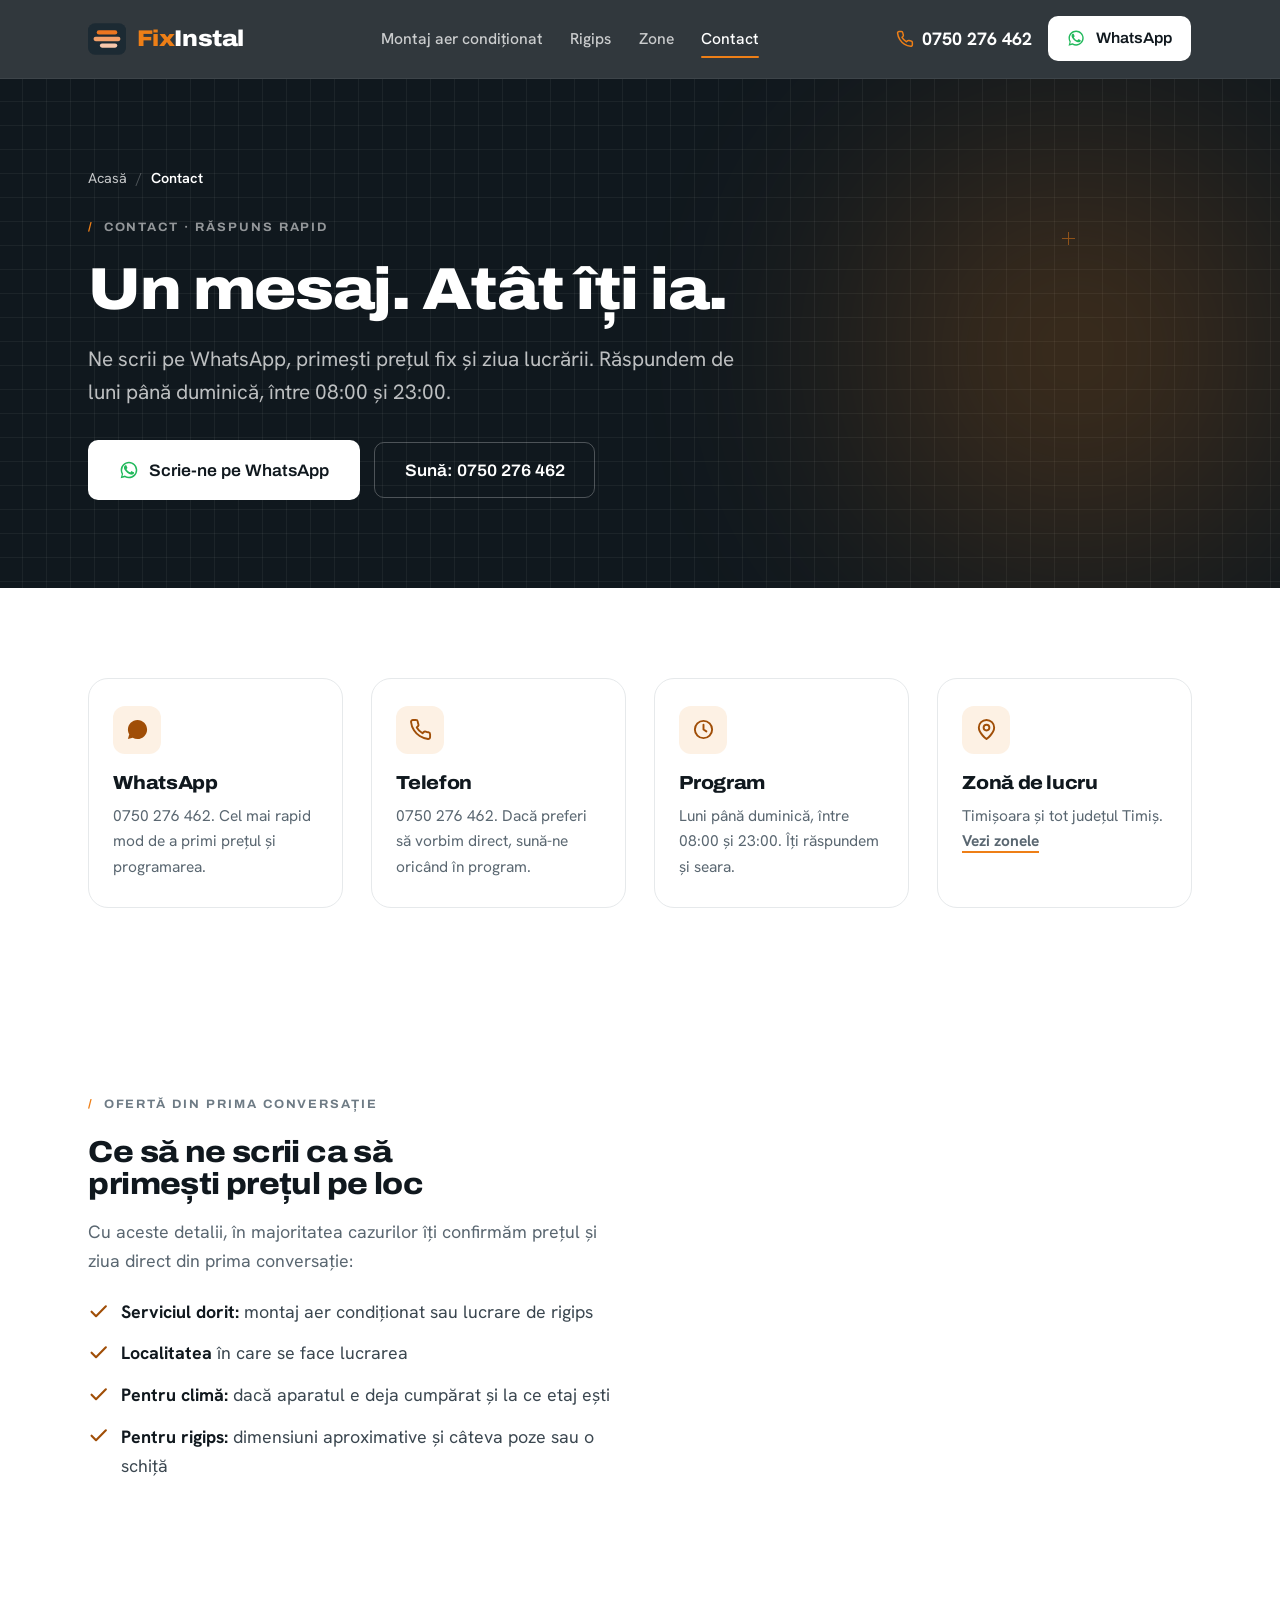
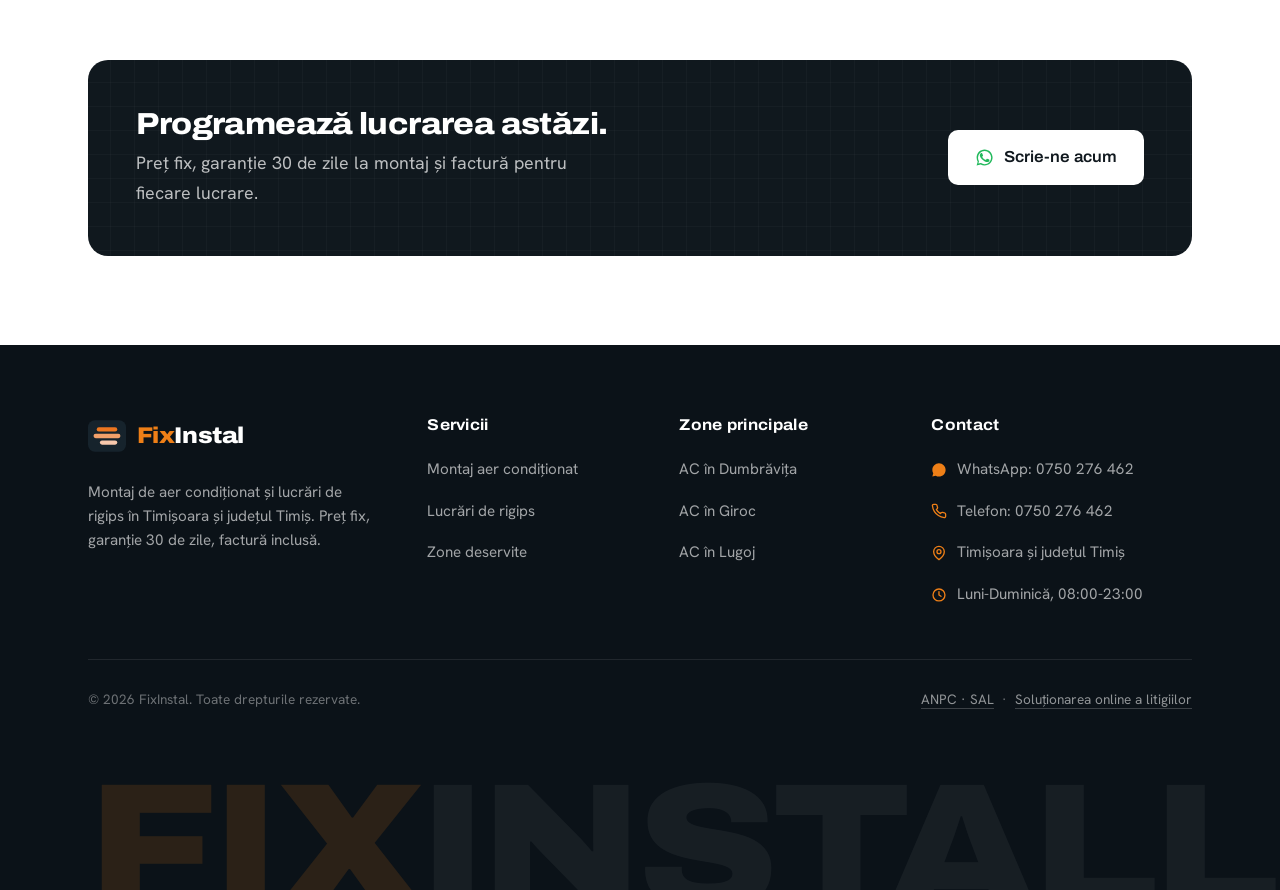
<file: contact.html>
<!doctype html>
<html lang="ro">
<head>
<meta charset="utf-8">
<meta name="viewport" content="width=device-width, initial-scale=1">
<title>Contact FixInstal Timișoara | WhatsApp și Telefon</title>
<meta name="description" content="Programează un montaj de aer condiționat sau o lucrare de rigips în Timișoara și județul Timiș. Scrie-ne pe WhatsApp sau sună la 0750 276 462, de luni până duminică, între 08:00 și 23:00.">
<meta name="theme-color" content="#10181e">
<link rel="canonical" href="https://fixinstal.com/contact.html">
<meta property="og:type" content="website">
<meta property="og:locale" content="ro_RO">
<meta property="og:site_name" content="FixInstal">
<meta property="og:url" content="https://fixinstal.com/contact.html">
<meta property="og:title" content="Contact FixInstal | Programări montaj aer condiționat și rigips, Timiș">
<meta property="og:description" content="WhatsApp: 0750 276 462. Program de luni până duminică, între 08:00 și 23:00. Timișoara și județul Timiș.">
<meta property="og:image" content="https://fixinstal.com/assets/og.jpg">
<meta name="twitter:card" content="summary_large_image">
<link rel="icon" href="data:image/svg+xml,%3Csvg xmlns='http://www.w3.org/2000/svg' viewBox='0 0 48 48'%3E%3Crect width='48' height='48' rx='11' fill='%23112028'/%3E%3Crect x='11' y='13' width='26' height='5.6' rx='2.8' fill='%23ec7620'/%3E%3Crect x='7' y='21.2' width='34' height='5.6' rx='2.8' fill='%23f2a06a'/%3E%3Crect x='15' y='29.4' width='22' height='5.6' rx='2.8' fill='%23f8c8ac'/%3E%3C/svg%3E">
<link rel="preconnect" href="https://fonts.googleapis.com">
<link rel="preconnect" href="https://fonts.gstatic.com" crossorigin>
<link href="https://fonts.googleapis.com/css2?family=Archivo:wdth,wght@75..125,400..900&family=Hanken+Grotesk:wght@400;500;600;700&display=swap" rel="stylesheet">
<link rel="stylesheet" href="assets/site.css">
<script type="speculationrules">{"prerender":[{"where":{"href_matches":"/*"},"eagerness":"moderate"}]}</script>
</head>
<body>
<a class="skip" href="#main">Sari la conținut</a>

<header class="header on-dark">
  <div class="wrap nav">
    <a class="brand" href="index.html" aria-label="FixInstal, acasă">
      <svg class="mark" viewBox="0 0 48 40" aria-hidden="true"><rect width="48" height="40" rx="9" fill="#1c2a33"/><rect x="11" y="9" width="26" height="5.4" rx="2.7" fill="#ec7620"/><rect x="7" y="17.3" width="34" height="5.4" rx="2.7" fill="#f2a06a"/><rect x="15" y="25.6" width="22" height="5.4" rx="2.7" fill="#f8c8ac"/></svg>
      <span class="word"><span class="fix">Fix</span><span class="install">Instal</span></span>
    </a>
    <nav class="nav-links" aria-label="Navigare principală">
      <a href="montaj-aer-conditionat-timisoara.html">Montaj aer condiționat</a>
      <a href="montaj-rigips-timisoara.html">Rigips</a>
      <a href="zone-deservite.html">Zone</a>
      <a href="contact.html" class="active" aria-current="page">Contact</a>
    </nav>
    <div class="nav-right">
      <a class="nav-phone" href="tel:+40750276462"><svg viewBox="0 0 24 24" fill="none" stroke="currentColor" stroke-width="2" stroke-linecap="round" stroke-linejoin="round" aria-hidden="true"><path d="M22 16.92v3a2 2 0 0 1-2.18 2 19.79 19.79 0 0 1-8.63-3.07 19.5 19.5 0 0 1-6-6 19.79 19.79 0 0 1-3.07-8.67A2 2 0 0 1 4.11 2h3a2 2 0 0 1 2 1.72c.13.96.37 1.9.7 2.81a2 2 0 0 1-.45 2.11L8.09 9.91a16 16 0 0 0 6 6l1.27-1.27a2 2 0 0 1 2.11-.45c.9.33 1.85.57 2.81.7A2 2 0 0 1 22 16.92z"/></svg> 0750 276 462</a>
      <a class="btn btn--inv" href="https://wa.me/40750276462?text=Bun%C4%83%20ziua%21%20A%C8%99%20dori%20o%20programare%20pentru%20un%20montaj." target="_blank" rel="noopener"><svg class="wa-ic" viewBox="0 0 24 24" fill="currentColor" aria-hidden="true"><path d="M17.5 14.4c-.3-.15-1.77-.87-2.04-.97-.27-.1-.47-.15-.67.15-.2.3-.77.96-.94 1.16-.17.2-.35.22-.65.07-.3-.15-1.26-.46-2.4-1.48-.9-.8-1.5-1.77-1.67-2.07-.17-.3-.02-.46.13-.61.13-.13.3-.35.45-.52.15-.17.2-.3.3-.5.1-.2.05-.37-.02-.52-.08-.15-.67-1.62-.92-2.22-.24-.58-.49-.5-.67-.51l-.57-.01c-.2 0-.52.07-.79.37-.27.3-1.04 1.02-1.04 2.48 0 1.46 1.07 2.88 1.22 3.08.15.2 2.1 3.2 5.08 4.49.71.3 1.26.49 1.69.63.71.22 1.36.19 1.87.12.57-.09 1.77-.72 2.02-1.42.25-.7.25-1.29.17-1.42-.07-.13-.27-.2-.57-.35z"/><path d="M12 2C6.48 2 2 6.48 2 12c0 1.85.5 3.58 1.38 5.07L2 22l5.05-1.33A9.96 9.96 0 0 0 12 22c5.52 0 10-4.48 10-10S17.52 2 12 2zm0 18.2c-1.66 0-3.2-.5-4.49-1.35l-.32-.2-2.99.78.8-2.92-.21-.34A8.16 8.16 0 0 1 3.8 12 8.2 8.2 0 1 1 12 20.2z"/></svg> WhatsApp</a>
      <button class="menu-btn" id="menuBtn" aria-label="Deschide meniul" aria-expanded="false" aria-controls="mobileMenu">
        <svg viewBox="0 0 24 24" fill="none" stroke="currentColor" stroke-width="2" stroke-linecap="round" aria-hidden="true"><path d="M3 6h18M3 12h18M3 18h18"/></svg>
      </button>
    </div>
  </div>
</header>

<div class="scrim" id="scrim"></div>
<aside class="mobile-menu on-dark" id="mobileMenu" aria-label="Meniu">
  <div class="mm-head">
    <span class="brand"><span class="word"><span class="fix">Fix</span><span class="install">Instal</span></span></span>
    <button class="menu-btn" id="menuClose" aria-label="Închide meniul">
      <svg viewBox="0 0 24 24" fill="none" stroke="currentColor" stroke-width="2" stroke-linecap="round" aria-hidden="true"><path d="M18 6 6 18M6 6l12 12"/></svg>
    </button>
  </div>
  <a class="mm-link" href="index.html">Acasă</a>
  <a class="mm-link" href="montaj-aer-conditionat-timisoara.html">Montaj aer condiționat</a>
  <a class="mm-link" href="montaj-rigips-timisoara.html">Lucrări de rigips</a>
  <a class="mm-link" href="zone-deservite.html">Zone deservite</a>
  <a class="mm-link active" href="contact.html">Contact</a>
  <a class="btn btn--inv" href="https://wa.me/40750276462?text=Bun%C4%83%20ziua%21%20A%C8%99%20dori%20o%20programare%20pentru%20un%20montaj." target="_blank" rel="noopener">Scrie-ne pe WhatsApp</a>
  <a class="btn btn--line-inv" href="tel:+40750276462">Sună: 0750 276 462</a>
</aside>

<main id="main" tabindex="-1">

<section class="page-hero on-dark">
  <div class="grid-bg" aria-hidden="true"></div>
  <div class="crosshairs" aria-hidden="true"><span style="right:16%;top:30%"></span></div>
  <div class="glow" aria-hidden="true"></div>
  <div class="wrap">
    <div class="inner stagger">
      <nav class="crumbs rv" aria-label="Breadcrumb">
        <a href="index.html">Acasă</a><span class="sep">/</span><span class="here">Contact</span>
      </nav>
      <span class="tag rv" style="margin-top:1.6rem;display:inline-flex">Contact · răspuns rapid</span>
      <h1 class="h-page rv">Un mesaj. Atât îți ia.</h1>
      <p class="lede rv">Ne scrii pe WhatsApp, primești prețul fix și ziua lucrării. Răspundem de luni până duminică, între 08:00 și 23:00.</p>
      <div class="btnrow rv">
        <a class="btn btn--inv btn--lg" href="https://wa.me/40750276462?text=Bun%C4%83%20ziua%21%20A%C8%99%20dori%20o%20programare%20pentru%20un%20montaj." target="_blank" rel="noopener"><svg class="wa-ic" viewBox="0 0 24 24" fill="currentColor" aria-hidden="true"><path d="M17.5 14.4c-.3-.15-1.77-.87-2.04-.97-.27-.1-.47-.15-.67.15-.2.3-.77.96-.94 1.16-.17.2-.35.22-.65.07-.3-.15-1.26-.46-2.4-1.48-.9-.8-1.5-1.77-1.67-2.07-.17-.3-.02-.46.13-.61.13-.13.3-.35.45-.52.15-.17.2-.3.3-.5.1-.2.05-.37-.02-.52-.08-.15-.67-1.62-.92-2.22-.24-.58-.49-.5-.67-.51l-.57-.01c-.2 0-.52.07-.79.37-.27.3-1.04 1.02-1.04 2.48 0 1.46 1.07 2.88 1.22 3.08.15.2 2.1 3.2 5.08 4.49.71.3 1.26.49 1.69.63.71.22 1.36.19 1.87.12.57-.09 1.77-.72 2.02-1.42.25-.7.25-1.29.17-1.42-.07-.13-.27-.2-.57-.35z"/><path d="M12 2C6.48 2 2 6.48 2 12c0 1.85.5 3.58 1.38 5.07L2 22l5.05-1.33A9.96 9.96 0 0 0 12 22c5.52 0 10-4.48 10-10S17.52 2 12 2zm0 18.2c-1.66 0-3.2-.5-4.49-1.35l-.32-.2-2.99.78.8-2.92-.21-.34A8.16 8.16 0 0 1 3.8 12 8.2 8.2 0 1 1 12 20.2z"/></svg> Scrie-ne pe WhatsApp</a>
        <a class="btn btn--line-inv btn--lg" href="tel:+40750276462">Sună: 0750 276 462</a>
      </div>
    </div>
  </div>
</section>

<section class="section--sm">
  <div class="wrap">
    <div class="cards stagger" style="margin-top:0">
      <a class="card rv" href="https://wa.me/40750276462?text=Bun%C4%83%20ziua%21%20A%C8%99%20dori%20o%20programare%20pentru%20un%20montaj." target="_blank" rel="noopener">
        <span class="ic"><svg viewBox="0 0 24 24" fill="currentColor" aria-hidden="true"><path d="M12 2C6.48 2 2 6.48 2 12c0 1.85.5 3.58 1.38 5.07L2 22l5.05-1.33A9.96 9.96 0 0 0 12 22c5.52 0 10-4.48 10-10S17.52 2 12 2z"/></svg></span>
        <h3>WhatsApp</h3>
        <p>0750 276 462. Cel mai rapid mod de a primi prețul și programarea.</p>
      </a>
      <a class="card rv" href="tel:+40750276462">
        <span class="ic"><svg viewBox="0 0 24 24" fill="none" stroke="currentColor" stroke-width="2" stroke-linecap="round" stroke-linejoin="round" aria-hidden="true"><path d="M22 16.92v3a2 2 0 0 1-2.18 2 19.79 19.79 0 0 1-8.63-3.07 19.5 19.5 0 0 1-6-6 19.79 19.79 0 0 1-3.07-8.67A2 2 0 0 1 4.11 2h3a2 2 0 0 1 2 1.72c.13.96.37 1.9.7 2.81a2 2 0 0 1-.45 2.11L8.09 9.91a16 16 0 0 0 6 6l1.27-1.27a2 2 0 0 1 2.11-.45c.9.33 1.85.57 2.81.7A2 2 0 0 1 22 16.92z"/></svg></span>
        <h3>Telefon</h3>
        <p>0750 276 462. Dacă preferi să vorbim direct, sună-ne oricând în program.</p>
      </a>
      <div class="card rv">
        <span class="ic"><svg viewBox="0 0 24 24" fill="none" stroke="currentColor" stroke-width="2" stroke-linecap="round" stroke-linejoin="round" aria-hidden="true"><circle cx="12" cy="12" r="9"/><path d="M12 7v5l3 2"/></svg></span>
        <h3>Program</h3>
        <p>Luni până duminică, între 08:00 și 23:00. Îți răspundem și seara.</p>
      </div>
      <div class="card rv">
        <span class="ic"><svg viewBox="0 0 24 24" fill="none" stroke="currentColor" stroke-width="2" stroke-linecap="round" stroke-linejoin="round" aria-hidden="true"><path d="M20 10c0 6-8 12-8 12s-8-6-8-12a8 8 0 0 1 16 0z"/><circle cx="12" cy="10" r="3"/></svg></span>
        <h3>Zonă de lucru</h3>
        <p>Timișoara și tot județul Timiș. <a class="text-link" href="zone-deservite.html">Vezi zonele</a></p>
      </div>
    </div>
  </div>
</section>

<section class="section--sm">
  <div class="wrap">
    <div class="duo">
      <div class="txt rv">
        <span class="tag">Ofertă din prima conversație</span>
        <h2 class="h-sub" style="margin-top:1.2rem">Ce să ne scrii ca să primești prețul pe loc</h2>
        <p>Cu aceste detalii, în majoritatea cazurilor îți confirmăm prețul și ziua direct din prima conversație:</p>
        <ul class="list-check" style="margin-top:1.3rem">
          <li><svg viewBox="0 0 24 24" fill="none" stroke="currentColor" stroke-width="2.4" stroke-linecap="round" stroke-linejoin="round" aria-hidden="true"><path d="M20 6 9 17l-5-5"/></svg><span><b>Serviciul dorit:</b> montaj aer condiționat sau lucrare de rigips</span></li>
          <li><svg viewBox="0 0 24 24" fill="none" stroke="currentColor" stroke-width="2.4" stroke-linecap="round" stroke-linejoin="round" aria-hidden="true"><path d="M20 6 9 17l-5-5"/></svg><span><b>Localitatea</b> în care se face lucrarea</span></li>
          <li><svg viewBox="0 0 24 24" fill="none" stroke="currentColor" stroke-width="2.4" stroke-linecap="round" stroke-linejoin="round" aria-hidden="true"><path d="M20 6 9 17l-5-5"/></svg><span><b>Pentru climă:</b> dacă aparatul e deja cumpărat și la ce etaj ești</span></li>
          <li><svg viewBox="0 0 24 24" fill="none" stroke="currentColor" stroke-width="2.4" stroke-linecap="round" stroke-linejoin="round" aria-hidden="true"><path d="M20 6 9 17l-5-5"/></svg><span><b>Pentru rigips:</b> dimensiuni aproximative și câteva poze sau o schiță</span></li>
        </ul>
      </div>
      <div class="img wipe rv" data-d="1"><img src="assets/hero.jpg" width="1200" height="800" alt="Living luminos cu aer condiționat montat curat pe perete" loading="lazy"></div>
    </div>
  </div>
</section>

<section class="section--sm">
  <div class="wrap">
    <div class="band">
      <div class="grid-bg" aria-hidden="true"></div>
      <div>
        <h3>Programează lucrarea astăzi.</h3>
        <p>Preț fix, garanție 30 de zile la montaj și factură pentru fiecare lucrare.</p>
      </div>
      <div class="btnrow">
        <a class="btn btn--inv" href="https://wa.me/40750276462?text=Bun%C4%83%20ziua%21%20A%C8%99%20dori%20o%20programare%20pentru%20un%20montaj." target="_blank" rel="noopener"><svg class="wa-ic" viewBox="0 0 24 24" fill="currentColor" aria-hidden="true"><path d="M17.5 14.4c-.3-.15-1.77-.87-2.04-.97-.27-.1-.47-.15-.67.15-.2.3-.77.96-.94 1.16-.17.2-.35.22-.65.07-.3-.15-1.26-.46-2.4-1.48-.9-.8-1.5-1.77-1.67-2.07-.17-.3-.02-.46.13-.61.13-.13.3-.35.45-.52.15-.17.2-.3.3-.5.1-.2.05-.37-.02-.52-.08-.15-.67-1.62-.92-2.22-.24-.58-.49-.5-.67-.51l-.57-.01c-.2 0-.52.07-.79.37-.27.3-1.04 1.02-1.04 2.48 0 1.46 1.07 2.88 1.22 3.08.15.2 2.1 3.2 5.08 4.49.71.3 1.26.49 1.69.63.71.22 1.36.19 1.87.12.57-.09 1.77-.72 2.02-1.42.25-.7.25-1.29.17-1.42-.07-.13-.27-.2-.57-.35z"/><path d="M12 2C6.48 2 2 6.48 2 12c0 1.85.5 3.58 1.38 5.07L2 22l5.05-1.33A9.96 9.96 0 0 0 12 22c5.52 0 10-4.48 10-10S17.52 2 12 2zm0 18.2c-1.66 0-3.2-.5-4.49-1.35l-.32-.2-2.99.78.8-2.92-.21-.34A8.16 8.16 0 0 1 3.8 12 8.2 8.2 0 1 1 12 20.2z"/></svg> Scrie-ne acum</a>
      </div>
    </div>
  </div>
</section>

</main>

<footer class="footer">
  <div class="wrap">
    <div class="footer-grid">
      <div>
        <span class="brand">
          <svg class="mark" viewBox="0 0 48 40" aria-hidden="true"><rect width="48" height="40" rx="9" fill="#16232c"/><rect x="11" y="9" width="26" height="5.4" rx="2.7" fill="#ec7620"/><rect x="7" y="17.3" width="34" height="5.4" rx="2.7" fill="#f2a06a"/><rect x="15" y="25.6" width="22" height="5.4" rx="2.7" fill="#f8c8ac"/></svg>
          <span class="word"><span class="fix">Fix</span><span class="install">Instal</span></span>
        </span>
        <p class="f-about">Montaj de aer condiționat și lucrări de rigips în Timișoara și județul Timiș. Preț fix, garanție 30 de zile, factură inclusă.</p>
      </div>
      <div>
        <h2>Servicii</h2>
        <ul>
          <li><a href="montaj-aer-conditionat-timisoara.html">Montaj aer condiționat</a></li>
          <li><a href="montaj-rigips-timisoara.html">Lucrări de rigips</a></li>
          <li><a href="zone-deservite.html">Zone deservite</a></li>
        </ul>
      </div>
      <div>
        <h2>Zone principale</h2>
        <ul>
          <li><a href="montaj-aer-conditionat-dumbravita.html">AC în Dumbrăvița</a></li>
          <li><a href="montaj-aer-conditionat-giroc.html">AC în Giroc</a></li>
          <li><a href="montaj-aer-conditionat-lugoj.html">AC în Lugoj</a></li>
        </ul>
      </div>
      <div class="f-contact">
        <h2>Contact</h2>
        <ul>
          <li><a href="https://wa.me/40750276462" target="_blank" rel="noopener"><svg viewBox="0 0 24 24" fill="currentColor" aria-hidden="true"><path d="M12 2C6.48 2 2 6.48 2 12c0 1.85.5 3.58 1.38 5.07L2 22l5.05-1.33A9.96 9.96 0 0 0 12 22c5.52 0 10-4.48 10-10S17.52 2 12 2z"/></svg>WhatsApp: 0750 276 462</a></li>
          <li><a href="tel:+40750276462"><svg viewBox="0 0 24 24" fill="none" stroke="currentColor" stroke-width="2" stroke-linecap="round" stroke-linejoin="round" aria-hidden="true"><path d="M22 16.92v3a2 2 0 0 1-2.18 2 19.79 19.79 0 0 1-8.63-3.07 19.5 19.5 0 0 1-6-6 19.79 19.79 0 0 1-3.07-8.67A2 2 0 0 1 4.11 2h3a2 2 0 0 1 2 1.72c.13.96.37 1.9.7 2.81a2 2 0 0 1-.45 2.11L8.09 9.91a16 16 0 0 0 6 6l1.27-1.27a2 2 0 0 1 2.11-.45c.9.33 1.85.57 2.81.7A2 2 0 0 1 22 16.92z"/></svg>Telefon: 0750 276 462</a></li>
          <li><svg viewBox="0 0 24 24" fill="none" stroke="currentColor" stroke-width="2" stroke-linecap="round" stroke-linejoin="round" aria-hidden="true"><path d="M20 10c0 6-8 12-8 12s-8-6-8-12a8 8 0 0 1 16 0z"/><circle cx="12" cy="10" r="3"/></svg>Timișoara și județul Timiș</li>
          <li><svg viewBox="0 0 24 24" fill="none" stroke="currentColor" stroke-width="2" stroke-linecap="round" stroke-linejoin="round" aria-hidden="true"><circle cx="12" cy="12" r="9"/><path d="M12 7v5l3 2"/></svg>Luni-Duminică, 08:00-23:00</li>
        </ul>
      </div>
    </div>
    <div class="footer-bottom">
      <span>© <span id="year">2026</span> FixInstal. Toate drepturile rezervate.</span>
      <span><a href="https://anpc.ro/ce-este-sal/" target="_blank" rel="noopener">ANPC · SAL</a> &nbsp;·&nbsp; <a href="https://ec.europa.eu/consumers/odr" target="_blank" rel="noopener">Soluționarea online a litigiilor</a></span>
    </div>
    <div class="mega" aria-hidden="true"><span class="fx">FIX</span>INSTALL</div>
  </div>
</footer>

<nav class="mbar" aria-label="Acțiuni rapide">
  <a class="btn btn--line" href="tel:+40750276462" style="background:#fff"><svg viewBox="0 0 24 24" fill="none" stroke="currentColor" stroke-width="2" stroke-linecap="round" stroke-linejoin="round" aria-hidden="true"><path d="M22 16.92v3a2 2 0 0 1-2.18 2 19.79 19.79 0 0 1-8.63-3.07 19.5 19.5 0 0 1-6-6 19.79 19.79 0 0 1-3.07-8.67A2 2 0 0 1 4.11 2h3a2 2 0 0 1 2 1.72c.13.96.37 1.9.7 2.81a2 2 0 0 1-.45 2.11L8.09 9.91a16 16 0 0 0 6 6l1.27-1.27a2 2 0 0 1 2.11-.45c.9.33 1.85.57 2.81.7A2 2 0 0 1 22 16.92z"/></svg> Sună</a>
  <a class="btn btn--main" href="https://wa.me/40750276462?text=Bun%C4%83%20ziua%21%20A%C8%99%20dori%20o%20programare%20pentru%20un%20montaj." target="_blank" rel="noopener"><svg class="wa-ic" viewBox="0 0 24 24" fill="currentColor" aria-hidden="true"><path d="M17.5 14.4c-.3-.15-1.77-.87-2.04-.97-.27-.1-.47-.15-.67.15-.2.3-.77.96-.94 1.16-.17.2-.35.22-.65.07-.3-.15-1.26-.46-2.4-1.48-.9-.8-1.5-1.77-1.67-2.07-.17-.3-.02-.46.13-.61.13-.13.3-.35.45-.52.15-.17.2-.3.3-.5.1-.2.05-.37-.02-.52-.08-.15-.67-1.62-.92-2.22-.24-.58-.49-.5-.67-.51l-.57-.01c-.2 0-.52.07-.79.37-.27.3-1.04 1.02-1.04 2.48 0 1.46 1.07 2.88 1.22 3.08.15.2 2.1 3.2 5.08 4.49.71.3 1.26.49 1.69.63.71.22 1.36.19 1.87.12.57-.09 1.77-.72 2.02-1.42.25-.7.25-1.29.17-1.42-.07-.13-.27-.2-.57-.35z"/><path d="M12 2C6.48 2 2 6.48 2 12c0 1.85.5 3.58 1.38 5.07L2 22l5.05-1.33A9.96 9.96 0 0 0 12 22c5.52 0 10-4.48 10-10S17.52 2 12 2zm0 18.2c-1.66 0-3.2-.5-4.49-1.35l-.32-.2-2.99.78.8-2.92-.21-.34A8.16 8.16 0 0 1 3.8 12 8.2 8.2 0 1 1 12 20.2z"/></svg> WhatsApp</a>
</nav>

<script type="application/ld+json">
{
  "@context":"https://schema.org",
  "@graph":[
    {
      "@type":"ContactPage",
      "name":"Contact FixInstal",
      "url":"https://fixinstal.com/contact.html",
      "about":{"@type":["LocalBusiness","HVACBusiness"],"@id":"https://fixinstal.com/#business","name":"FixInstal","telephone":"+40750276462","areaServed":{"@type":"AdministrativeArea","name":"Județul Timiș, România"}}
    },
    {
      "@type":"BreadcrumbList",
      "itemListElement":[
        {"@type":"ListItem","position":1,"name":"Acasă","item":"https://fixinstal.com/"},
        {"@type":"ListItem","position":2,"name":"Contact","item":"https://fixinstal.com/contact.html"}
      ]
    }
  ]
}
</script>
<script src="assets/site.js" defer></script>
</body>
</html>
</file>
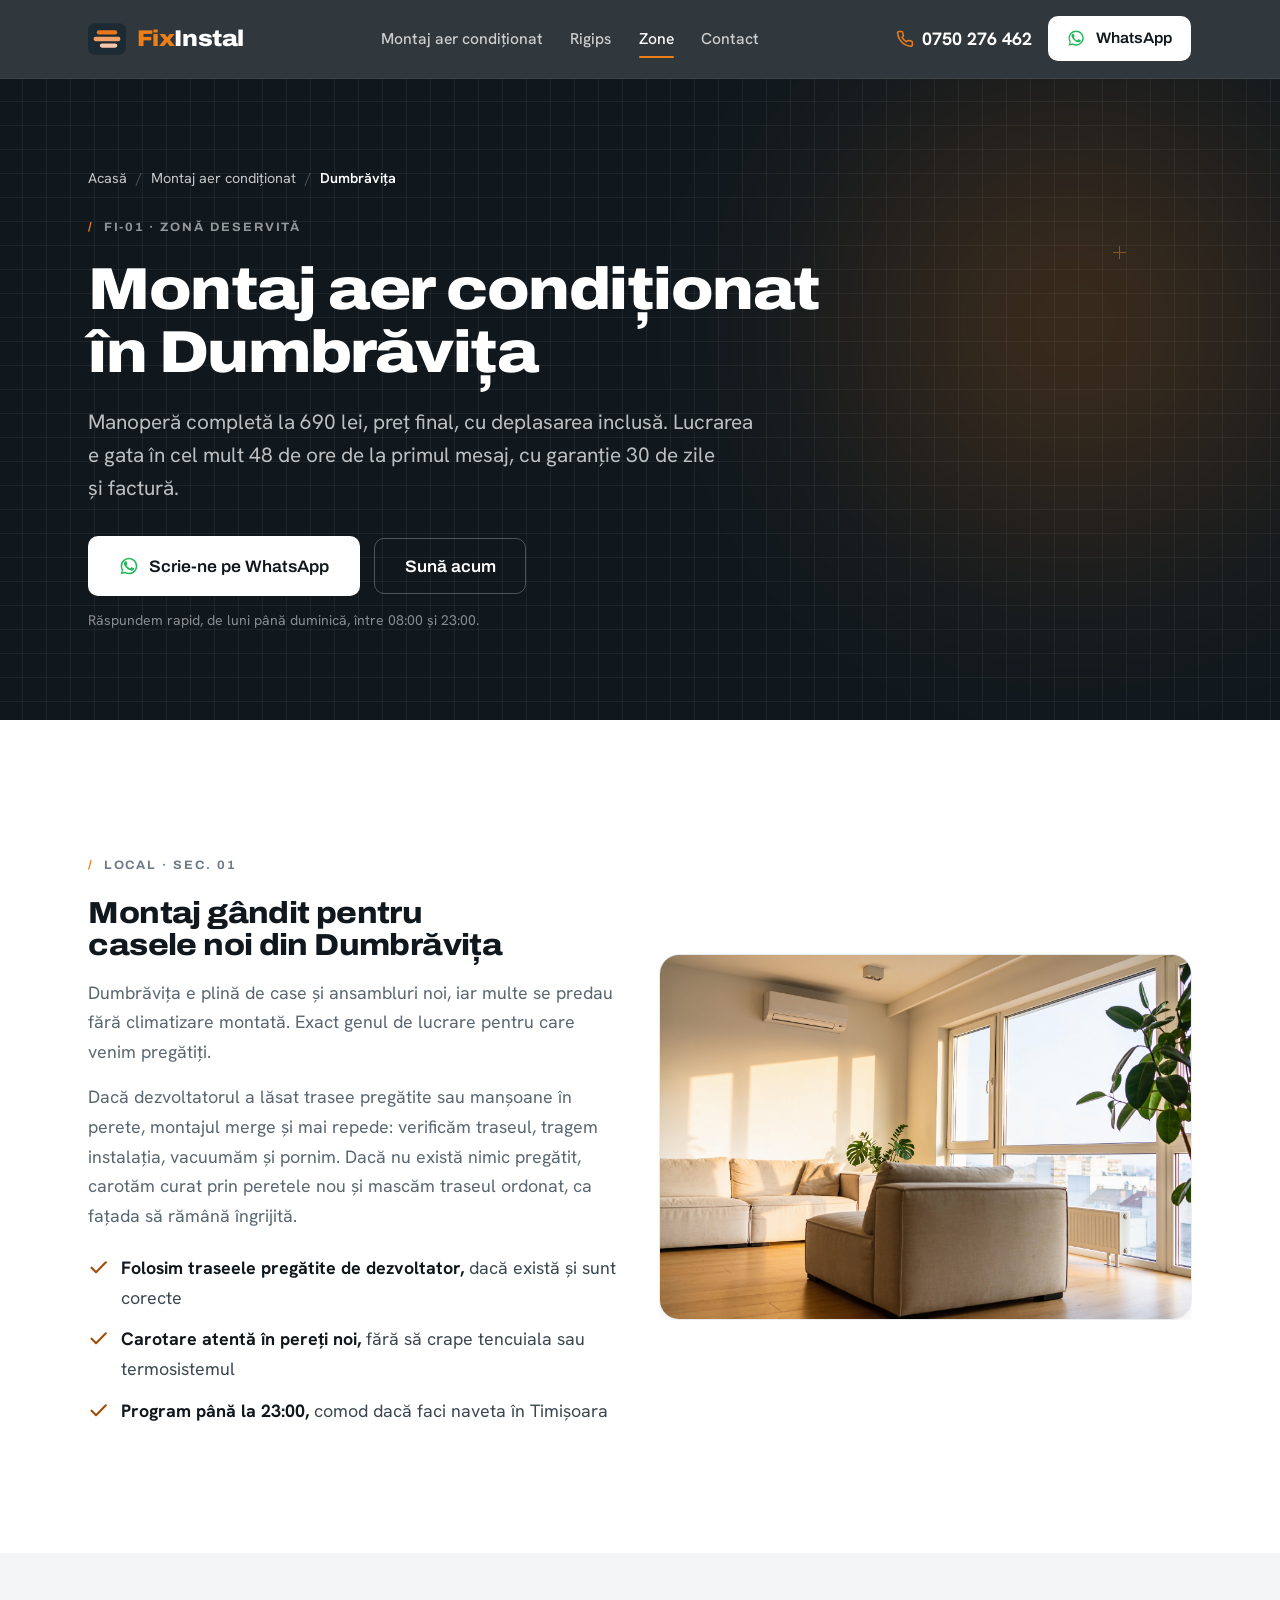
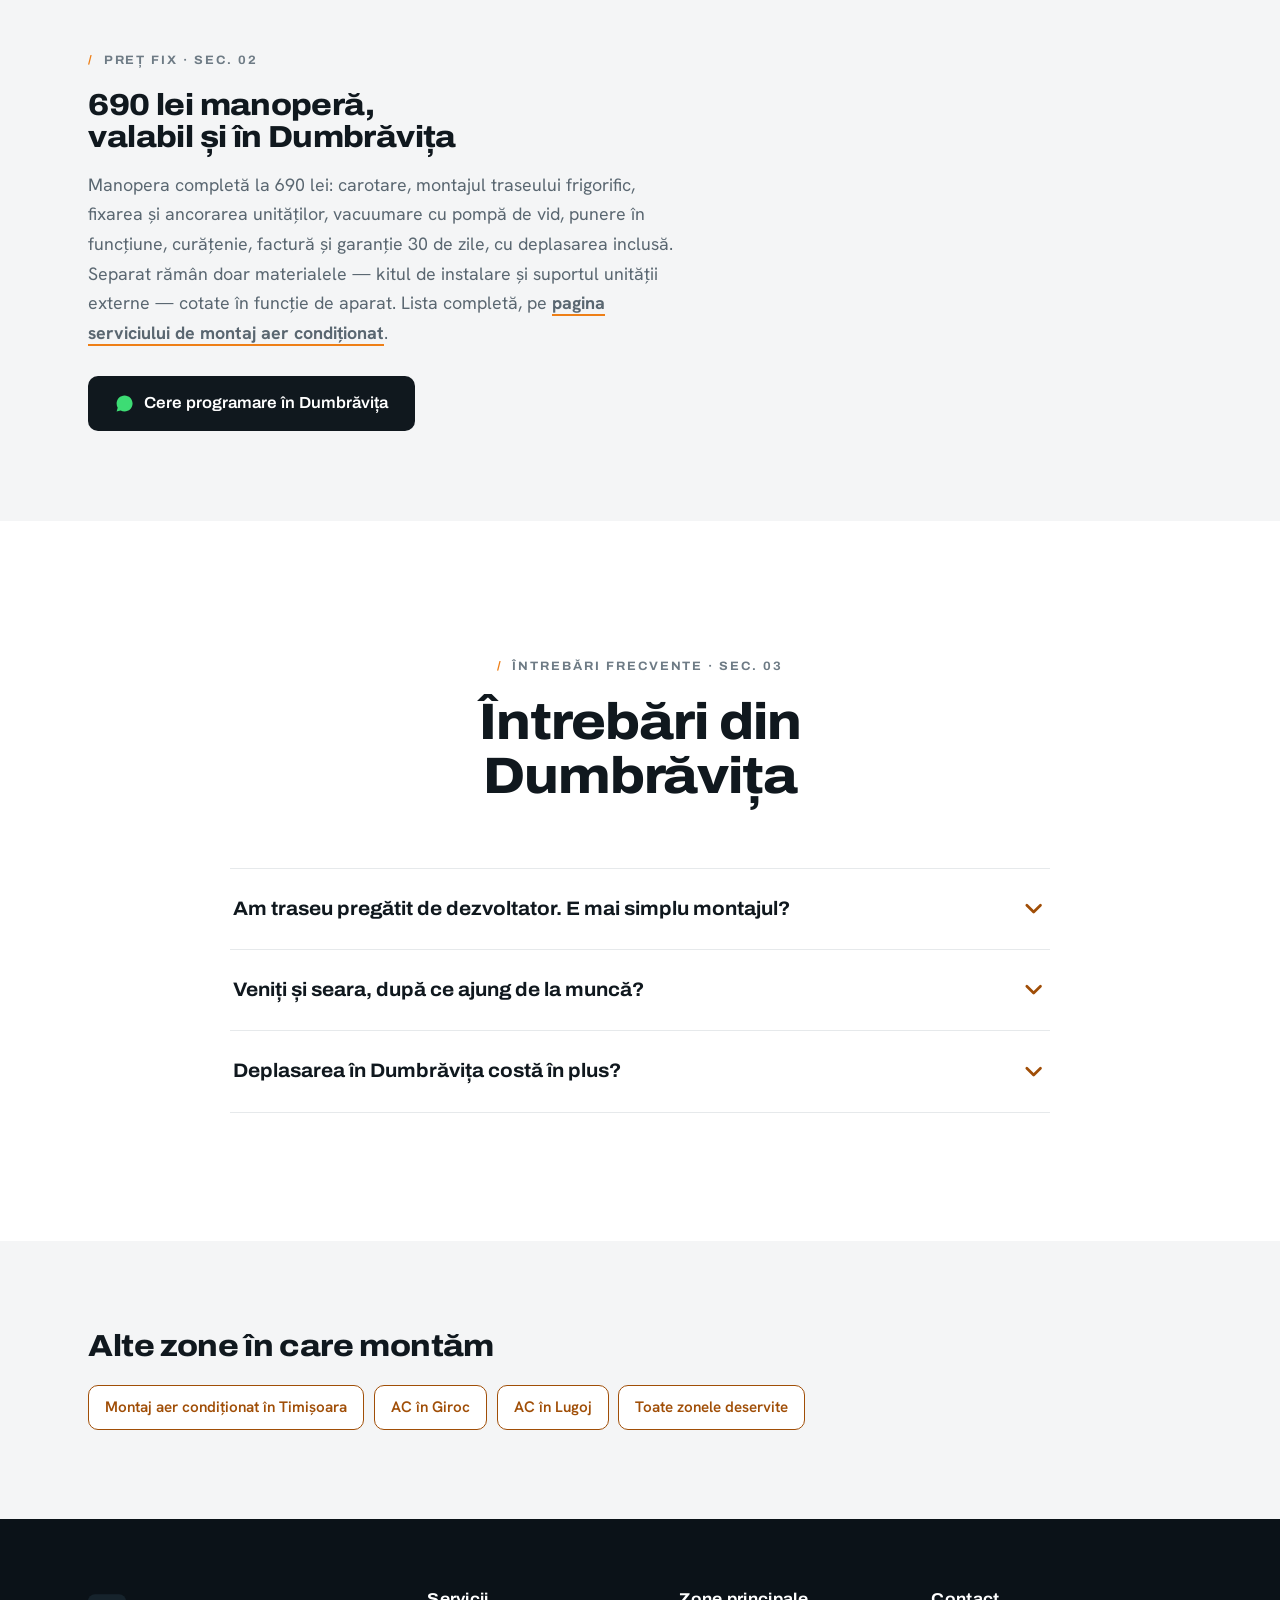
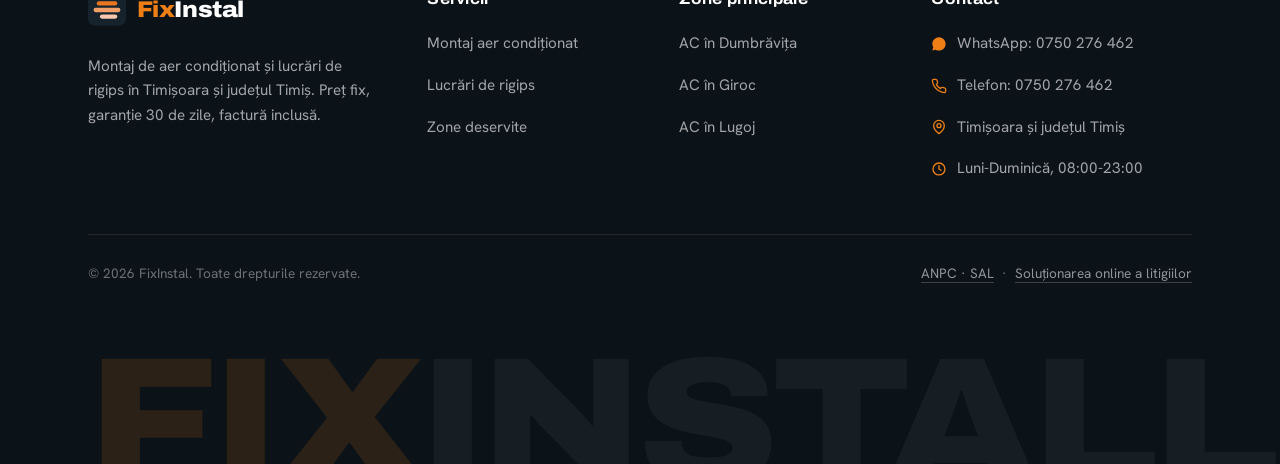
<file: montaj-aer-conditionat-dumbravita.html>
<!doctype html>
<html lang="ro">
<head>
<meta charset="utf-8">
<meta name="viewport" content="width=device-width, initial-scale=1">
<title>Montaj Aer Condiționat Dumbrăvița | 690 lei, Preț Fix</title>
<meta name="description" content="Montaj aer condiționat în Dumbrăvița la preț fix de 690 lei manoperă, cu deplasarea inclusă. Finalizat în 48 de ore de la primul mesaj, garanție 30 de zile, factură. Scrie-ne pe WhatsApp.">
<meta name="theme-color" content="#10181e">
<link rel="canonical" href="https://fixinstal.com/montaj-aer-conditionat-dumbravita.html">
<meta property="og:type" content="website">
<meta property="og:locale" content="ro_RO">
<meta property="og:site_name" content="FixInstal">
<meta property="og:url" content="https://fixinstal.com/montaj-aer-conditionat-dumbravita.html">
<meta property="og:title" content="Montaj aer condiționat în Dumbrăvița | 690 lei manoperă, preț fix">
<meta property="og:description" content="Manoperă completă la preț fix, deplasare inclusă, garanție 30 de zile, factură. Kitul și suportul se cotează separat.">
<meta property="og:image" content="https://fixinstal.com/assets/og.jpg">
<meta name="twitter:card" content="summary_large_image">
<link rel="icon" href="data:image/svg+xml,%3Csvg xmlns='http://www.w3.org/2000/svg' viewBox='0 0 48 48'%3E%3Crect width='48' height='48' rx='11' fill='%23112028'/%3E%3Crect x='11' y='13' width='26' height='5.6' rx='2.8' fill='%23ec7620'/%3E%3Crect x='7' y='21.2' width='34' height='5.6' rx='2.8' fill='%23f2a06a'/%3E%3Crect x='15' y='29.4' width='22' height='5.6' rx='2.8' fill='%23f8c8ac'/%3E%3C/svg%3E">
<link rel="preconnect" href="https://fonts.googleapis.com">
<link rel="preconnect" href="https://fonts.gstatic.com" crossorigin>
<link href="https://fonts.googleapis.com/css2?family=Archivo:wdth,wght@75..125,400..900&family=Hanken+Grotesk:wght@400;500;600;700&display=swap" rel="stylesheet">
<link rel="stylesheet" href="assets/site.css">
<script type="speculationrules">{"prerender":[{"where":{"href_matches":"/*"},"eagerness":"moderate"}]}</script>
</head>
<body>
<a class="skip" href="#main">Sari la conținut</a>

<header class="header on-dark">
  <div class="wrap nav">
    <a class="brand" href="index.html" aria-label="FixInstal, acasă">
      <svg class="mark" viewBox="0 0 48 40" aria-hidden="true"><rect width="48" height="40" rx="9" fill="#1c2a33"/><rect x="11" y="9" width="26" height="5.4" rx="2.7" fill="#ec7620"/><rect x="7" y="17.3" width="34" height="5.4" rx="2.7" fill="#f2a06a"/><rect x="15" y="25.6" width="22" height="5.4" rx="2.7" fill="#f8c8ac"/></svg>
      <span class="word"><span class="fix">Fix</span><span class="install">Instal</span></span>
    </a>
    <nav class="nav-links" aria-label="Navigare principală">
      <a href="montaj-aer-conditionat-timisoara.html">Montaj aer condiționat</a>
      <a href="montaj-rigips-timisoara.html">Rigips</a>
      <a href="zone-deservite.html" class="active">Zone</a>
      <a href="contact.html">Contact</a>
    </nav>
    <div class="nav-right">
      <a class="nav-phone" href="tel:+40750276462"><svg viewBox="0 0 24 24" fill="none" stroke="currentColor" stroke-width="2" stroke-linecap="round" stroke-linejoin="round" aria-hidden="true"><path d="M22 16.92v3a2 2 0 0 1-2.18 2 19.79 19.79 0 0 1-8.63-3.07 19.5 19.5 0 0 1-6-6 19.79 19.79 0 0 1-3.07-8.67A2 2 0 0 1 4.11 2h3a2 2 0 0 1 2 1.72c.13.96.37 1.9.7 2.81a2 2 0 0 1-.45 2.11L8.09 9.91a16 16 0 0 0 6 6l1.27-1.27a2 2 0 0 1 2.11-.45c.9.33 1.85.57 2.81.7A2 2 0 0 1 22 16.92z"/></svg> 0750 276 462</a>
      <a class="btn btn--inv" href="https://wa.me/40750276462?text=Bun%C4%83%20ziua%21%20A%C8%99%20dori%20un%20montaj%20de%20aer%20condi%C8%9Bionat%20%C3%AEn%20Dumbr%C4%83vi%C8%9Ba." target="_blank" rel="noopener"><svg class="wa-ic" viewBox="0 0 24 24" fill="currentColor" aria-hidden="true"><path d="M17.5 14.4c-.3-.15-1.77-.87-2.04-.97-.27-.1-.47-.15-.67.15-.2.3-.77.96-.94 1.16-.17.2-.35.22-.65.07-.3-.15-1.26-.46-2.4-1.48-.9-.8-1.5-1.77-1.67-2.07-.17-.3-.02-.46.13-.61.13-.13.3-.35.45-.52.15-.17.2-.3.3-.5.1-.2.05-.37-.02-.52-.08-.15-.67-1.62-.92-2.22-.24-.58-.49-.5-.67-.51l-.57-.01c-.2 0-.52.07-.79.37-.27.3-1.04 1.02-1.04 2.48 0 1.46 1.07 2.88 1.22 3.08.15.2 2.1 3.2 5.08 4.49.71.3 1.26.49 1.69.63.71.22 1.36.19 1.87.12.57-.09 1.77-.72 2.02-1.42.25-.7.25-1.29.17-1.42-.07-.13-.27-.2-.57-.35z"/><path d="M12 2C6.48 2 2 6.48 2 12c0 1.85.5 3.58 1.38 5.07L2 22l5.05-1.33A9.96 9.96 0 0 0 12 22c5.52 0 10-4.48 10-10S17.52 2 12 2zm0 18.2c-1.66 0-3.2-.5-4.49-1.35l-.32-.2-2.99.78.8-2.92-.21-.34A8.16 8.16 0 0 1 3.8 12 8.2 8.2 0 1 1 12 20.2z"/></svg> WhatsApp</a>
      <button class="menu-btn" id="menuBtn" aria-label="Deschide meniul" aria-expanded="false" aria-controls="mobileMenu">
        <svg viewBox="0 0 24 24" fill="none" stroke="currentColor" stroke-width="2" stroke-linecap="round" aria-hidden="true"><path d="M3 6h18M3 12h18M3 18h18"/></svg>
      </button>
    </div>
  </div>
</header>

<div class="scrim" id="scrim"></div>
<aside class="mobile-menu on-dark" id="mobileMenu" aria-label="Meniu">
  <div class="mm-head">
    <span class="brand"><span class="word"><span class="fix">Fix</span><span class="install">Instal</span></span></span>
    <button class="menu-btn" id="menuClose" aria-label="Închide meniul">
      <svg viewBox="0 0 24 24" fill="none" stroke="currentColor" stroke-width="2" stroke-linecap="round" aria-hidden="true"><path d="M18 6 6 18M6 6l12 12"/></svg>
    </button>
  </div>
  <a class="mm-link" href="index.html">Acasă</a>
  <a class="mm-link" href="montaj-aer-conditionat-timisoara.html">Montaj aer condiționat</a>
  <a class="mm-link" href="montaj-rigips-timisoara.html">Lucrări de rigips</a>
  <a class="mm-link active" href="zone-deservite.html">Zone deservite</a>
  <a class="mm-link" href="contact.html">Contact</a>
  <a class="btn btn--inv" href="https://wa.me/40750276462?text=Bun%C4%83%20ziua%21%20A%C8%99%20dori%20un%20montaj%20de%20aer%20condi%C8%9Bionat%20%C3%AEn%20Dumbr%C4%83vi%C8%9Ba." target="_blank" rel="noopener">Scrie-ne pe WhatsApp</a>
  <a class="btn btn--line-inv" href="tel:+40750276462">Sună: 0750 276 462</a>
</aside>

<main id="main" tabindex="-1">

<section class="page-hero on-dark">
  <div class="grid-bg" aria-hidden="true"></div>
  <div class="crosshairs" aria-hidden="true"><span style="right:12%;top:26%"></span></div>
  <div class="glow" aria-hidden="true"></div>
  <div class="wrap">
    <div class="inner stagger">
      <nav class="crumbs rv" aria-label="Breadcrumb">
        <a href="index.html">Acasă</a><span class="sep">/</span><a href="montaj-aer-conditionat-timisoara.html">Montaj aer condiționat</a><span class="sep">/</span><span class="here">Dumbrăvița</span>
      </nav>
      <span class="tag rv" style="margin-top:1.6rem;display:inline-flex">FI-01 · Zonă deservită</span>
      <h1 class="h-page rv">Montaj aer condiționat în Dumbrăvița</h1>
      <p class="lede rv">Manoperă completă la 690 lei, preț final, cu deplasarea inclusă. Lucrarea e gata în cel mult 48 de ore de la primul mesaj, cu garanție 30 de zile și factură.</p>
      <div class="btnrow rv">
        <a class="btn btn--inv btn--lg" href="https://wa.me/40750276462?text=Bun%C4%83%20ziua%21%20A%C8%99%20dori%20un%20montaj%20de%20aer%20condi%C8%9Bionat%20%C3%AEn%20Dumbr%C4%83vi%C8%9Ba." target="_blank" rel="noopener"><svg class="wa-ic" viewBox="0 0 24 24" fill="currentColor" aria-hidden="true"><path d="M17.5 14.4c-.3-.15-1.77-.87-2.04-.97-.27-.1-.47-.15-.67.15-.2.3-.77.96-.94 1.16-.17.2-.35.22-.65.07-.3-.15-1.26-.46-2.4-1.48-.9-.8-1.5-1.77-1.67-2.07-.17-.3-.02-.46.13-.61.13-.13.3-.35.45-.52.15-.17.2-.3.3-.5.1-.2.05-.37-.02-.52-.08-.15-.67-1.62-.92-2.22-.24-.58-.49-.5-.67-.51l-.57-.01c-.2 0-.52.07-.79.37-.27.3-1.04 1.02-1.04 2.48 0 1.46 1.07 2.88 1.22 3.08.15.2 2.1 3.2 5.08 4.49.71.3 1.26.49 1.69.63.71.22 1.36.19 1.87.12.57-.09 1.77-.72 2.02-1.42.25-.7.25-1.29.17-1.42-.07-.13-.27-.2-.57-.35z"/><path d="M12 2C6.48 2 2 6.48 2 12c0 1.85.5 3.58 1.38 5.07L2 22l5.05-1.33A9.96 9.96 0 0 0 12 22c5.52 0 10-4.48 10-10S17.52 2 12 2zm0 18.2c-1.66 0-3.2-.5-4.49-1.35l-.32-.2-2.99.78.8-2.92-.21-.34A8.16 8.16 0 0 1 3.8 12 8.2 8.2 0 1 1 12 20.2z"/></svg> Scrie-ne pe WhatsApp</a>
        <a class="btn btn--line-inv btn--lg" href="tel:+40750276462">Sună acum</a>
      </div>
      <p class="btn-note rv">Răspundem rapid, de luni până duminică, între 08:00 și 23:00.</p>
    </div>
  </div>
</section>

<section class="section">
  <div class="wrap">
    <div class="duo">
      <div class="txt rv">
        <span class="tag">Local · sec. 01</span>
        <h2 class="h-sub" style="margin-top:1.2rem">Montaj gândit pentru casele noi din Dumbrăvița</h2>
        <p>Dumbrăvița e plină de case și ansambluri noi, iar multe se predau fără climatizare montată. Exact genul de lucrare pentru care venim pregătiți.</p>
        <p style="margin-top:1rem">Dacă dezvoltatorul a lăsat trasee pregătite sau manșoane în perete, montajul merge și mai repede: verificăm traseul, tragem instalația, vacuumăm și pornim. Dacă nu există nimic pregătit, carotăm curat prin peretele nou și mascăm traseul ordonat, ca fațada să rămână îngrijită.</p>
        <ul class="list-check" style="margin-top:1.4rem">
          <li><svg viewBox="0 0 24 24" fill="none" stroke="currentColor" stroke-width="2.4" stroke-linecap="round" stroke-linejoin="round" aria-hidden="true"><path d="M20 6 9 17l-5-5"/></svg><span><b>Folosim traseele pregătite de dezvoltator,</b> dacă există și sunt corecte</span></li>
          <li><svg viewBox="0 0 24 24" fill="none" stroke="currentColor" stroke-width="2.4" stroke-linecap="round" stroke-linejoin="round" aria-hidden="true"><path d="M20 6 9 17l-5-5"/></svg><span><b>Carotare atentă în pereți noi,</b> fără să crape tencuiala sau termosistemul</span></li>
          <li><svg viewBox="0 0 24 24" fill="none" stroke="currentColor" stroke-width="2.4" stroke-linecap="round" stroke-linejoin="round" aria-hidden="true"><path d="M20 6 9 17l-5-5"/></svg><span><b>Program până la 23:00,</b> comod dacă faci naveta în Timișoara</span></li>
        </ul>
      </div>
      <div class="img wipe rv" data-d="1"><img src="assets/hero.jpg" width="1200" height="800" alt="Aer condiționat montat curat într-un living modern, tipic caselor noi din Dumbrăvița" loading="lazy"></div>
    </div>
  </div>
</section>

<section class="section--sm" style="background:var(--concrete)">
  <div class="wrap">
    <div class="head rv">
      <span class="tag">Preț fix · sec. 02</span>
      <h2 class="h-sub">690 lei manoperă, valabil și în Dumbrăvița</h2>
      <p style="margin-top:1rem;color:var(--slate);max-width:60ch">Manopera completă la 690 lei: carotare, montajul traseului frigorific, fixarea și ancorarea unităților, vacuumare cu pompă de vid, punere în funcțiune, curățenie, factură și garanție 30 de zile, cu deplasarea inclusă. Separat rămân doar materialele — kitul de instalare și suportul unității externe — cotate în funcție de aparat. Lista completă, pe <a class="text-link" href="montaj-aer-conditionat-timisoara.html#pret">pagina serviciului de montaj aer condiționat</a>.</p>
    </div>
    <div class="btnrow rv" style="margin-top:1.8rem">
      <a class="btn btn--main" href="https://wa.me/40750276462?text=Bun%C4%83%20ziua%21%20A%C8%99%20dori%20un%20montaj%20de%20aer%20condi%C8%9Bionat%20%C3%AEn%20Dumbr%C4%83vi%C8%9Ba." target="_blank" rel="noopener"><svg class="wa-ic" viewBox="0 0 24 24" fill="currentColor" aria-hidden="true"><path d="M17.5 14.4c-.3-.15-1.77-.87-2.04-.97-.27-.1-.47-.15-.67.15-.2.3-.77.96-.94 1.16-.17.2-.35.22-.65.07-.3-.15-1.26-.46-2.4-1.48-.9-.8-1.5-1.77-1.67-2.07-.17-.3-.02-.46.13-.61.13-.13.3-.35.45-.52.15-.17.2-.3.3-.5.1-.2.05-.37-.02-.52-.08-.15-.67-1.62-.92-2.22-.24-.58-.49-.5-.67-.51l-.57-.01c-.2 0-.52.07-.79.37-.27.3-1.04 1.02-1.04 2.48 0 1.46 1.07 2.88 1.22 3.08.15.2 2.1 3.2 5.08 4.49.71.3 1.26.49 1.69.63.71.22 1.36.19 1.87.12.57-.09 1.77-.72 2.02-1.42.25-.7.25-1.29.17-1.42-.07-.13-.27-.2-.57-.35z"/><path d="M12 2C6.48 2 2 6.48 2 12c0 1.85.5 3.58 1.38 5.07L2 22l5.05-1.33A9.96 9.96 0 0 0 12 22c5.52 0 10-4.48 10-10S17.52 2 12 2z"/></svg> Cere programare în Dumbrăvița</a>
    </div>
  </div>
</section>

<section class="section">
  <div class="wrap">
    <div class="head center rv">
      <span class="tag">Întrebări frecvente · sec. 03</span>
      <h2 class="h-section">Întrebări din Dumbrăvița</h2>
    </div>
    <div class="faq-list">
      <details class="faq rv">
        <summary>Am traseu pregătit de dezvoltator. E mai simplu montajul?<svg class="chev" viewBox="0 0 24 24" fill="none" stroke="currentColor" stroke-width="2.4" stroke-linecap="round" stroke-linejoin="round" aria-hidden="true"><path d="m6 9 6 6 6-6"/></svg></summary>
        <div class="ans"><p>De obicei, da. Dacă manșonul și traseul sunt puse corect, montajul e mai rapid și fațada rămâne intactă. Verificăm totul la fața locului și îți spunem clar dinainte.</p></div>
      </details>
      <details class="faq rv">
        <summary>Veniți și seara, după ce ajung de la muncă?<svg class="chev" viewBox="0 0 24 24" fill="none" stroke="currentColor" stroke-width="2.4" stroke-linecap="round" stroke-linejoin="round" aria-hidden="true"><path d="m6 9 6 6 6-6"/></svg></summary>
        <div class="ans"><p>Da. Programul nostru e de luni până duminică, între 08:00 și 23:00, tocmai pentru situațiile astea. Stabilim pe WhatsApp intervalul care îți convine.</p></div>
      </details>
      <details class="faq rv">
        <summary>Deplasarea în Dumbrăvița costă în plus?<svg class="chev" viewBox="0 0 24 24" fill="none" stroke="currentColor" stroke-width="2.4" stroke-linecap="round" stroke-linejoin="round" aria-hidden="true"><path d="m6 9 6 6 6-6"/></svg></summary>
        <div class="ans"><p>Nu. Prețul e fix, 690 lei manopera completă, cu deplasarea inclusă. Suma pe care ți-o confirmăm pe WhatsApp este suma de pe factură.</p></div>
      </details>
    </div>
  </div>
</section>

<section class="section--sm" style="background:var(--concrete)">
  <div class="wrap">
    <div class="head rv">
      <h2 class="h-sub">Alte zone în care montăm</h2>
    </div>
    <div class="zone-tags rv" style="margin-top:1.4rem">
      <a href="montaj-aer-conditionat-timisoara.html">Montaj aer condiționat în Timișoara</a>
      <a href="montaj-aer-conditionat-giroc.html">AC în Giroc</a>
      <a href="montaj-aer-conditionat-lugoj.html">AC în Lugoj</a>
      <a href="zone-deservite.html">Toate zonele deservite</a>
    </div>
  </div>
</section>

</main>

<footer class="footer">
  <div class="wrap">
    <div class="footer-grid">
      <div>
        <span class="brand">
          <svg class="mark" viewBox="0 0 48 40" aria-hidden="true"><rect width="48" height="40" rx="9" fill="#16232c"/><rect x="11" y="9" width="26" height="5.4" rx="2.7" fill="#ec7620"/><rect x="7" y="17.3" width="34" height="5.4" rx="2.7" fill="#f2a06a"/><rect x="15" y="25.6" width="22" height="5.4" rx="2.7" fill="#f8c8ac"/></svg>
          <span class="word"><span class="fix">Fix</span><span class="install">Instal</span></span>
        </span>
        <p class="f-about">Montaj de aer condiționat și lucrări de rigips în Timișoara și județul Timiș. Preț fix, garanție 30 de zile, factură inclusă.</p>
      </div>
      <div>
        <h2>Servicii</h2>
        <ul>
          <li><a href="montaj-aer-conditionat-timisoara.html">Montaj aer condiționat</a></li>
          <li><a href="montaj-rigips-timisoara.html">Lucrări de rigips</a></li>
          <li><a href="zone-deservite.html">Zone deservite</a></li>
        </ul>
      </div>
      <div>
        <h2>Zone principale</h2>
        <ul>
          <li><a href="montaj-aer-conditionat-dumbravita.html">AC în Dumbrăvița</a></li>
          <li><a href="montaj-aer-conditionat-giroc.html">AC în Giroc</a></li>
          <li><a href="montaj-aer-conditionat-lugoj.html">AC în Lugoj</a></li>
        </ul>
      </div>
      <div class="f-contact">
        <h2>Contact</h2>
        <ul>
          <li><a href="https://wa.me/40750276462" target="_blank" rel="noopener"><svg viewBox="0 0 24 24" fill="currentColor" aria-hidden="true"><path d="M12 2C6.48 2 2 6.48 2 12c0 1.85.5 3.58 1.38 5.07L2 22l5.05-1.33A9.96 9.96 0 0 0 12 22c5.52 0 10-4.48 10-10S17.52 2 12 2z"/></svg>WhatsApp: 0750 276 462</a></li>
          <li><a href="tel:+40750276462"><svg viewBox="0 0 24 24" fill="none" stroke="currentColor" stroke-width="2" stroke-linecap="round" stroke-linejoin="round" aria-hidden="true"><path d="M22 16.92v3a2 2 0 0 1-2.18 2 19.79 19.79 0 0 1-8.63-3.07 19.5 19.5 0 0 1-6-6 19.79 19.79 0 0 1-3.07-8.67A2 2 0 0 1 4.11 2h3a2 2 0 0 1 2 1.72c.13.96.37 1.9.7 2.81a2 2 0 0 1-.45 2.11L8.09 9.91a16 16 0 0 0 6 6l1.27-1.27a2 2 0 0 1 2.11-.45c.9.33 1.85.57 2.81.7A2 2 0 0 1 22 16.92z"/></svg>Telefon: 0750 276 462</a></li>
          <li><svg viewBox="0 0 24 24" fill="none" stroke="currentColor" stroke-width="2" stroke-linecap="round" stroke-linejoin="round" aria-hidden="true"><path d="M20 10c0 6-8 12-8 12s-8-6-8-12a8 8 0 0 1 16 0z"/><circle cx="12" cy="10" r="3"/></svg>Timișoara și județul Timiș</li>
          <li><svg viewBox="0 0 24 24" fill="none" stroke="currentColor" stroke-width="2" stroke-linecap="round" stroke-linejoin="round" aria-hidden="true"><circle cx="12" cy="12" r="9"/><path d="M12 7v5l3 2"/></svg>Luni-Duminică, 08:00-23:00</li>
        </ul>
      </div>
    </div>
    <div class="footer-bottom">
      <span>© <span id="year">2026</span> FixInstal. Toate drepturile rezervate.</span>
      <span><a href="https://anpc.ro/ce-este-sal/" target="_blank" rel="noopener">ANPC · SAL</a> &nbsp;·&nbsp; <a href="https://ec.europa.eu/consumers/odr" target="_blank" rel="noopener">Soluționarea online a litigiilor</a></span>
    </div>
    <div class="mega" aria-hidden="true"><span class="fx">FIX</span>INSTALL</div>
  </div>
</footer>

<nav class="mbar" aria-label="Acțiuni rapide">
  <a class="btn btn--line" href="tel:+40750276462" style="background:#fff"><svg viewBox="0 0 24 24" fill="none" stroke="currentColor" stroke-width="2" stroke-linecap="round" stroke-linejoin="round" aria-hidden="true"><path d="M22 16.92v3a2 2 0 0 1-2.18 2 19.79 19.79 0 0 1-8.63-3.07 19.5 19.5 0 0 1-6-6 19.79 19.79 0 0 1-3.07-8.67A2 2 0 0 1 4.11 2h3a2 2 0 0 1 2 1.72c.13.96.37 1.9.7 2.81a2 2 0 0 1-.45 2.11L8.09 9.91a16 16 0 0 0 6 6l1.27-1.27a2 2 0 0 1 2.11-.45c.9.33 1.85.57 2.81.7A2 2 0 0 1 22 16.92z"/></svg> Sună</a>
  <a class="btn btn--main" href="https://wa.me/40750276462?text=Bun%C4%83%20ziua%21%20A%C8%99%20dori%20un%20montaj%20de%20aer%20condi%C8%9Bionat%20%C3%AEn%20Dumbr%C4%83vi%C8%9Ba." target="_blank" rel="noopener"><svg class="wa-ic" viewBox="0 0 24 24" fill="currentColor" aria-hidden="true"><path d="M17.5 14.4c-.3-.15-1.77-.87-2.04-.97-.27-.1-.47-.15-.67.15-.2.3-.77.96-.94 1.16-.17.2-.35.22-.65.07-.3-.15-1.26-.46-2.4-1.48-.9-.8-1.5-1.77-1.67-2.07-.17-.3-.02-.46.13-.61.13-.13.3-.35.45-.52.15-.17.2-.3.3-.5.1-.2.05-.37-.02-.52-.08-.15-.67-1.62-.92-2.22-.24-.58-.49-.5-.67-.51l-.57-.01c-.2 0-.52.07-.79.37-.27.3-1.04 1.02-1.04 2.48 0 1.46 1.07 2.88 1.22 3.08.15.2 2.1 3.2 5.08 4.49.71.3 1.26.49 1.69.63.71.22 1.36.19 1.87.12.57-.09 1.77-.72 2.02-1.42.25-.7.25-1.29.17-1.42-.07-.13-.27-.2-.57-.35z"/><path d="M12 2C6.48 2 2 6.48 2 12c0 1.85.5 3.58 1.38 5.07L2 22l5.05-1.33A9.96 9.96 0 0 0 12 22c5.52 0 10-4.48 10-10S17.52 2 12 2z"/></svg> WhatsApp</a>
</nav>

<script type="application/ld+json">
{
  "@context":"https://schema.org",
  "@graph":[
    {
      "@type":"Service",
      "serviceType":"Montaj aer condiționat",
      "name":"Montaj aer condiționat în Dumbrăvița",
      "provider":{"@type":["LocalBusiness","HVACBusiness"],"@id":"https://fixinstal.com/#business","name":"FixInstal","telephone":"+40750276462","address":{"@type":"PostalAddress","addressLocality":"Timișoara","addressRegion":"Timiș","addressCountry":"RO"}},
      "areaServed":{"@type":"City","name":"Dumbrăvița"},
      "offers":{"@type":"Offer","price":"690","priceCurrency":"RON","description":"Manoperă montaj complet la preț fix, deplasare inclusă, garanție 30 de zile. Kitul și suportul se cotează separat"}
    },
    {
      "@type":"BreadcrumbList",
      "itemListElement":[
        {"@type":"ListItem","position":1,"name":"Acasă","item":"https://fixinstal.com/"},
        {"@type":"ListItem","position":2,"name":"Montaj aer condiționat","item":"https://fixinstal.com/montaj-aer-conditionat-timisoara.html"},
        {"@type":"ListItem","position":3,"name":"Dumbrăvița","item":"https://fixinstal.com/montaj-aer-conditionat-dumbravita.html"}
      ]
    },
    {
      "@type":"FAQPage",
      "mainEntity":[{"@type":"Question","name":"Am traseu pregătit de dezvoltator. E mai simplu montajul?","acceptedAnswer":{"@type":"Answer","text":"De obicei, da. Dacă manșonul și traseul sunt puse corect, montajul e mai rapid și fațada rămâne intactă. Verificăm totul la fața locului și îți spunem clar dinainte."}},{"@type":"Question","name":"Veniți și seara, după ce ajung de la muncă?","acceptedAnswer":{"@type":"Answer","text":"Da. Programul nostru e de luni până duminică, între 08:00 și 23:00, tocmai pentru situațiile astea. Stabilim pe WhatsApp intervalul care îți convine."}},{"@type":"Question","name":"Deplasarea în Dumbrăvița costă în plus?","acceptedAnswer":{"@type":"Answer","text":"Nu. Prețul e fix, 690 lei manopera completă, cu deplasarea inclusă. Suma pe care ți-o confirmăm pe WhatsApp este suma de pe factură."}}]
    }
  ]
}
</script>
<script src="assets/site.js" defer></script>
</body>
</html>
</file>
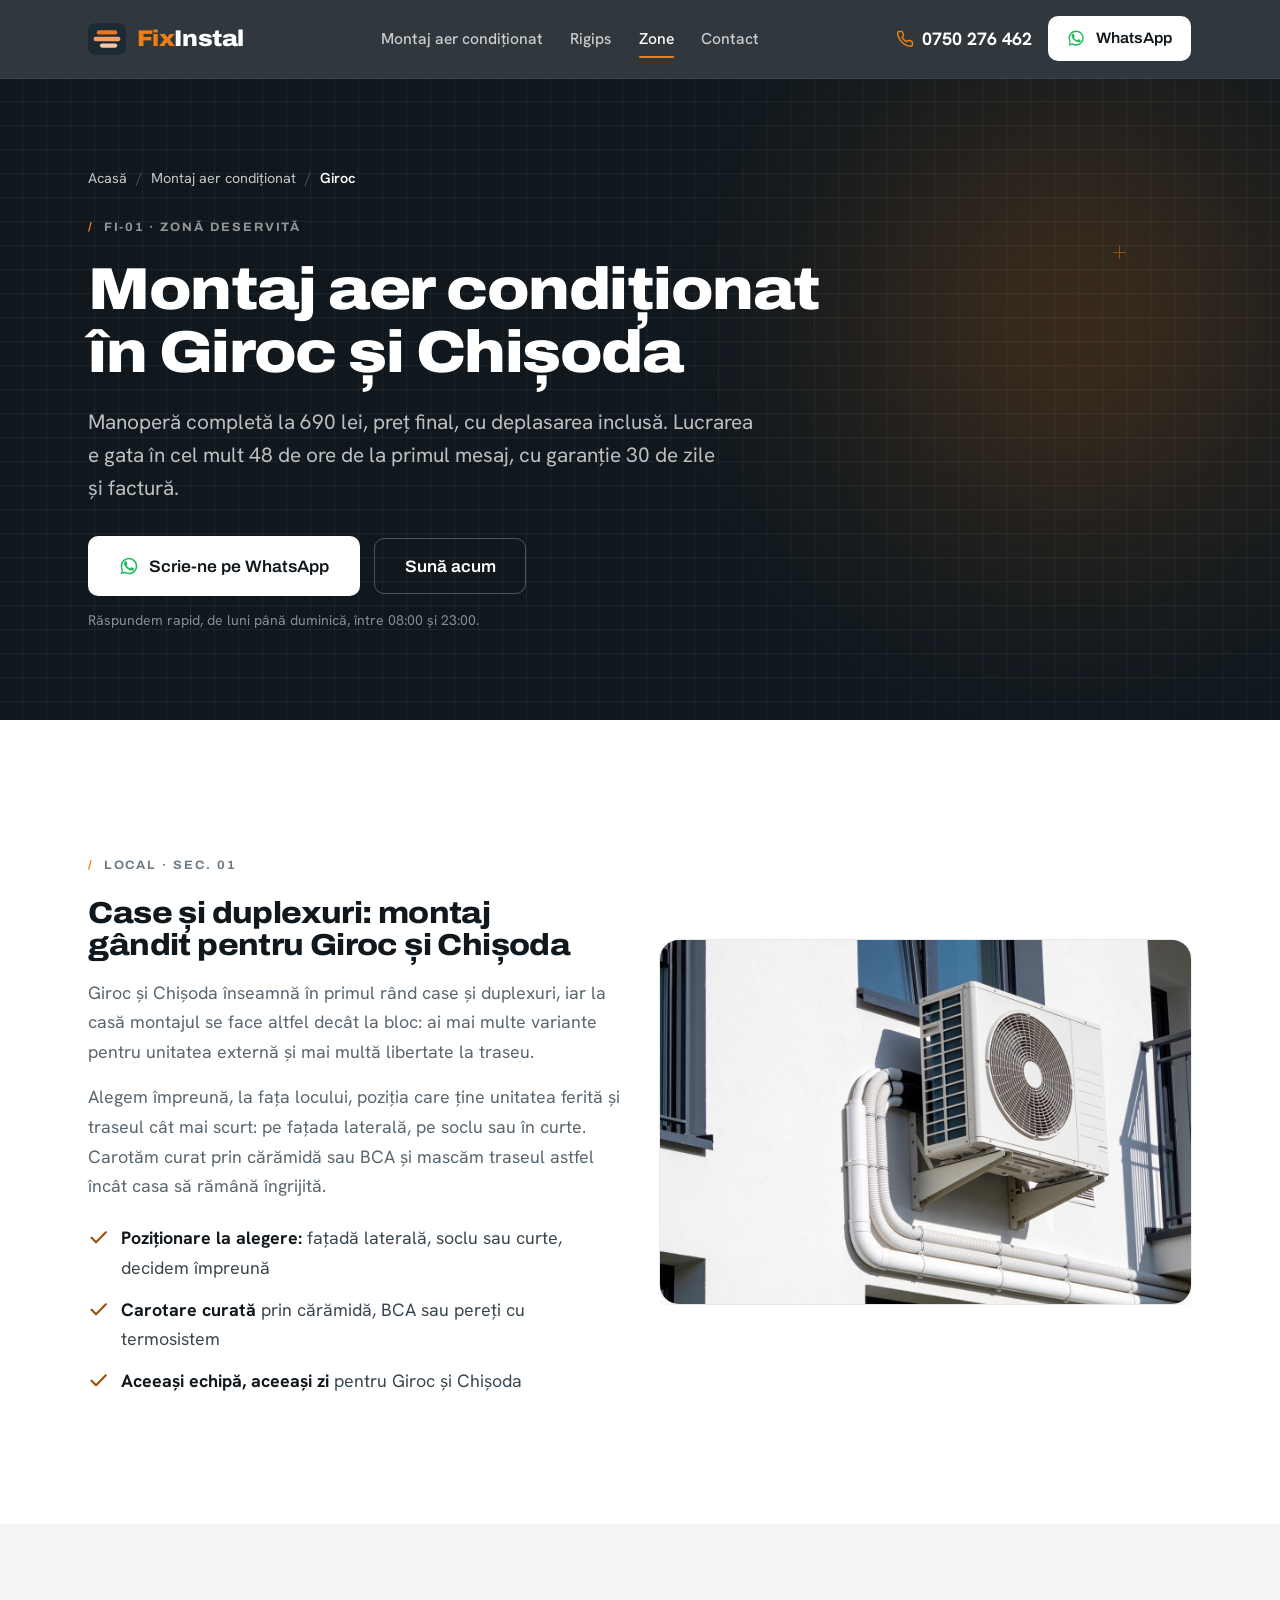
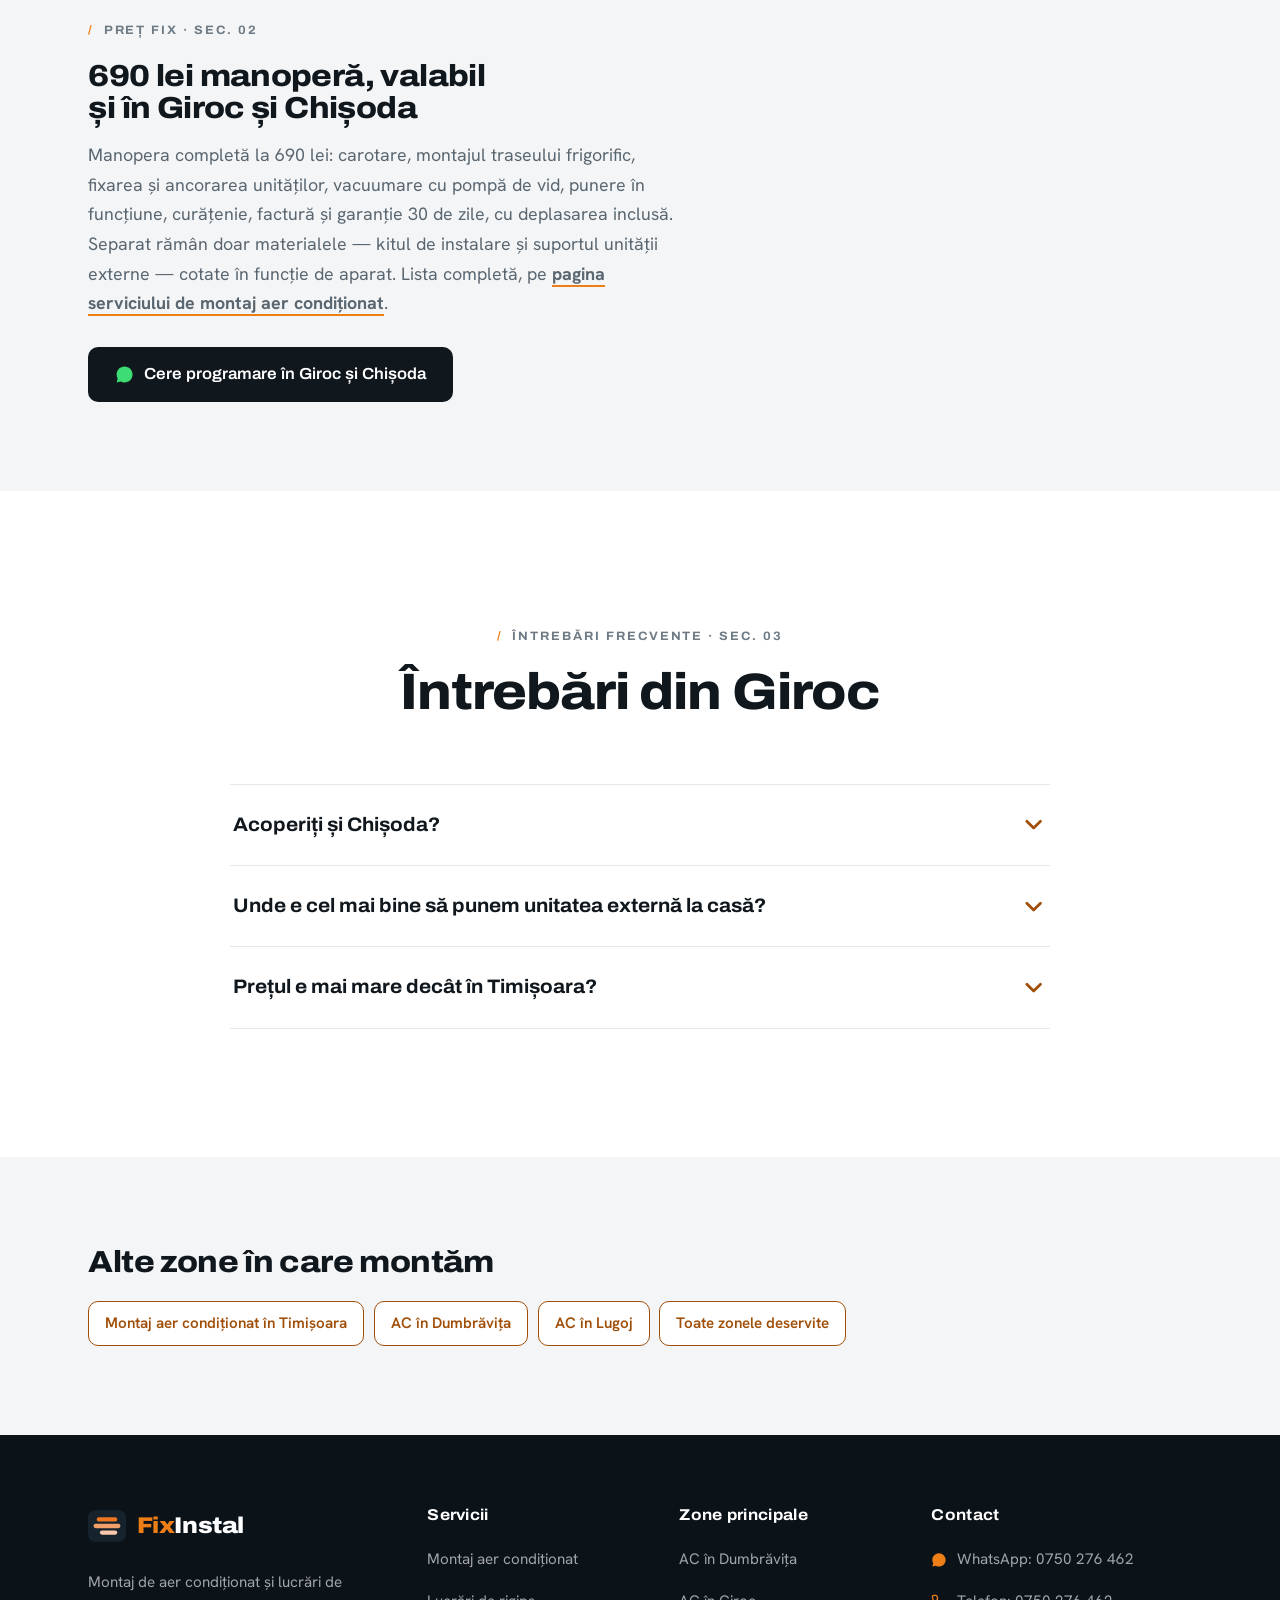
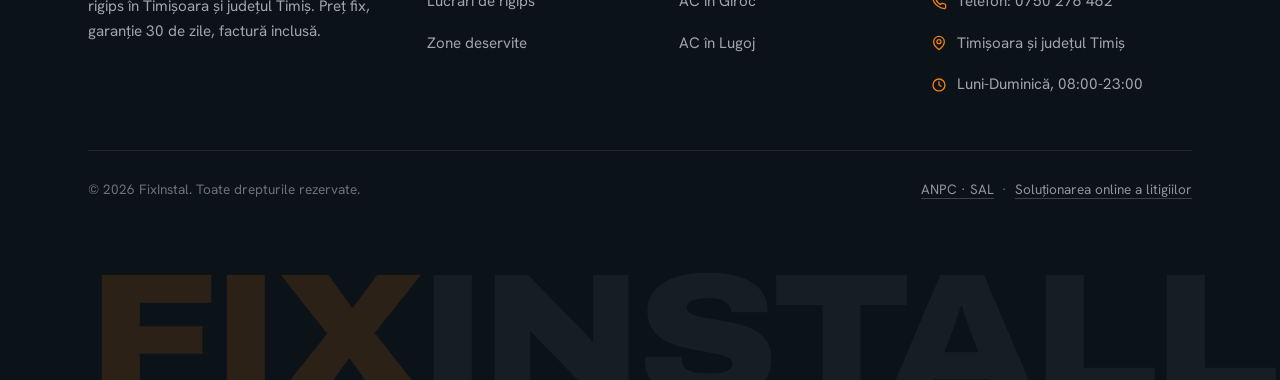
<file: montaj-aer-conditionat-giroc.html>
<!doctype html>
<html lang="ro">
<head>
<meta charset="utf-8">
<meta name="viewport" content="width=device-width, initial-scale=1">
<title>Montaj Aer Condiționat Giroc | 690 lei, Preț Fix</title>
<meta name="description" content="Montaj aer condiționat în Giroc și Chișoda la preț fix de 690 lei manoperă, cu deplasarea inclusă. Finalizat în 48 de ore de la primul contact, garanție 30 de zile, factură. Scrie-ne pe WhatsApp.">
<meta name="theme-color" content="#10181e">
<link rel="canonical" href="https://fixinstal.com/montaj-aer-conditionat-giroc.html">
<meta property="og:type" content="website">
<meta property="og:locale" content="ro_RO">
<meta property="og:site_name" content="FixInstal">
<meta property="og:url" content="https://fixinstal.com/montaj-aer-conditionat-giroc.html">
<meta property="og:title" content="Montaj aer condiționat în Giroc și Chișoda | 690 lei manoperă, preț fix">
<meta property="og:description" content="Manoperă completă la preț fix, deplasare inclusă, garanție 30 de zile, factură. Kitul și suportul se cotează separat.">
<meta property="og:image" content="https://fixinstal.com/assets/og.jpg">
<meta name="twitter:card" content="summary_large_image">
<link rel="icon" href="data:image/svg+xml,%3Csvg xmlns='http://www.w3.org/2000/svg' viewBox='0 0 48 48'%3E%3Crect width='48' height='48' rx='11' fill='%23112028'/%3E%3Crect x='11' y='13' width='26' height='5.6' rx='2.8' fill='%23ec7620'/%3E%3Crect x='7' y='21.2' width='34' height='5.6' rx='2.8' fill='%23f2a06a'/%3E%3Crect x='15' y='29.4' width='22' height='5.6' rx='2.8' fill='%23f8c8ac'/%3E%3C/svg%3E">
<link rel="preconnect" href="https://fonts.googleapis.com">
<link rel="preconnect" href="https://fonts.gstatic.com" crossorigin>
<link href="https://fonts.googleapis.com/css2?family=Archivo:wdth,wght@75..125,400..900&family=Hanken+Grotesk:wght@400;500;600;700&display=swap" rel="stylesheet">
<link rel="stylesheet" href="assets/site.css">
<script type="speculationrules">{"prerender":[{"where":{"href_matches":"/*"},"eagerness":"moderate"}]}</script>
</head>
<body>
<a class="skip" href="#main">Sari la conținut</a>

<header class="header on-dark">
  <div class="wrap nav">
    <a class="brand" href="index.html" aria-label="FixInstal, acasă">
      <svg class="mark" viewBox="0 0 48 40" aria-hidden="true"><rect width="48" height="40" rx="9" fill="#1c2a33"/><rect x="11" y="9" width="26" height="5.4" rx="2.7" fill="#ec7620"/><rect x="7" y="17.3" width="34" height="5.4" rx="2.7" fill="#f2a06a"/><rect x="15" y="25.6" width="22" height="5.4" rx="2.7" fill="#f8c8ac"/></svg>
      <span class="word"><span class="fix">Fix</span><span class="install">Instal</span></span>
    </a>
    <nav class="nav-links" aria-label="Navigare principală">
      <a href="montaj-aer-conditionat-timisoara.html">Montaj aer condiționat</a>
      <a href="montaj-rigips-timisoara.html">Rigips</a>
      <a href="zone-deservite.html" class="active">Zone</a>
      <a href="contact.html">Contact</a>
    </nav>
    <div class="nav-right">
      <a class="nav-phone" href="tel:+40750276462"><svg viewBox="0 0 24 24" fill="none" stroke="currentColor" stroke-width="2" stroke-linecap="round" stroke-linejoin="round" aria-hidden="true"><path d="M22 16.92v3a2 2 0 0 1-2.18 2 19.79 19.79 0 0 1-8.63-3.07 19.5 19.5 0 0 1-6-6 19.79 19.79 0 0 1-3.07-8.67A2 2 0 0 1 4.11 2h3a2 2 0 0 1 2 1.72c.13.96.37 1.9.7 2.81a2 2 0 0 1-.45 2.11L8.09 9.91a16 16 0 0 0 6 6l1.27-1.27a2 2 0 0 1 2.11-.45c.9.33 1.85.57 2.81.7A2 2 0 0 1 22 16.92z"/></svg> 0750 276 462</a>
      <a class="btn btn--inv" href="https://wa.me/40750276462?text=Bun%C4%83%20ziua%21%20A%C8%99%20dori%20un%20montaj%20de%20aer%20condi%C8%9Bionat%20%C3%AEn%20Giroc." target="_blank" rel="noopener"><svg class="wa-ic" viewBox="0 0 24 24" fill="currentColor" aria-hidden="true"><path d="M17.5 14.4c-.3-.15-1.77-.87-2.04-.97-.27-.1-.47-.15-.67.15-.2.3-.77.96-.94 1.16-.17.2-.35.22-.65.07-.3-.15-1.26-.46-2.4-1.48-.9-.8-1.5-1.77-1.67-2.07-.17-.3-.02-.46.13-.61.13-.13.3-.35.45-.52.15-.17.2-.3.3-.5.1-.2.05-.37-.02-.52-.08-.15-.67-1.62-.92-2.22-.24-.58-.49-.5-.67-.51l-.57-.01c-.2 0-.52.07-.79.37-.27.3-1.04 1.02-1.04 2.48 0 1.46 1.07 2.88 1.22 3.08.15.2 2.1 3.2 5.08 4.49.71.3 1.26.49 1.69.63.71.22 1.36.19 1.87.12.57-.09 1.77-.72 2.02-1.42.25-.7.25-1.29.17-1.42-.07-.13-.27-.2-.57-.35z"/><path d="M12 2C6.48 2 2 6.48 2 12c0 1.85.5 3.58 1.38 5.07L2 22l5.05-1.33A9.96 9.96 0 0 0 12 22c5.52 0 10-4.48 10-10S17.52 2 12 2zm0 18.2c-1.66 0-3.2-.5-4.49-1.35l-.32-.2-2.99.78.8-2.92-.21-.34A8.16 8.16 0 0 1 3.8 12 8.2 8.2 0 1 1 12 20.2z"/></svg> WhatsApp</a>
      <button class="menu-btn" id="menuBtn" aria-label="Deschide meniul" aria-expanded="false" aria-controls="mobileMenu">
        <svg viewBox="0 0 24 24" fill="none" stroke="currentColor" stroke-width="2" stroke-linecap="round" aria-hidden="true"><path d="M3 6h18M3 12h18M3 18h18"/></svg>
      </button>
    </div>
  </div>
</header>

<div class="scrim" id="scrim"></div>
<aside class="mobile-menu on-dark" id="mobileMenu" aria-label="Meniu">
  <div class="mm-head">
    <span class="brand"><span class="word"><span class="fix">Fix</span><span class="install">Instal</span></span></span>
    <button class="menu-btn" id="menuClose" aria-label="Închide meniul">
      <svg viewBox="0 0 24 24" fill="none" stroke="currentColor" stroke-width="2" stroke-linecap="round" aria-hidden="true"><path d="M18 6 6 18M6 6l12 12"/></svg>
    </button>
  </div>
  <a class="mm-link" href="index.html">Acasă</a>
  <a class="mm-link" href="montaj-aer-conditionat-timisoara.html">Montaj aer condiționat</a>
  <a class="mm-link" href="montaj-rigips-timisoara.html">Lucrări de rigips</a>
  <a class="mm-link active" href="zone-deservite.html">Zone deservite</a>
  <a class="mm-link" href="contact.html">Contact</a>
  <a class="btn btn--inv" href="https://wa.me/40750276462?text=Bun%C4%83%20ziua%21%20A%C8%99%20dori%20un%20montaj%20de%20aer%20condi%C8%9Bionat%20%C3%AEn%20Giroc." target="_blank" rel="noopener">Scrie-ne pe WhatsApp</a>
  <a class="btn btn--line-inv" href="tel:+40750276462">Sună: 0750 276 462</a>
</aside>

<main id="main" tabindex="-1">

<section class="page-hero on-dark">
  <div class="grid-bg" aria-hidden="true"></div>
  <div class="crosshairs" aria-hidden="true"><span style="right:12%;top:26%"></span></div>
  <div class="glow" aria-hidden="true"></div>
  <div class="wrap">
    <div class="inner stagger">
      <nav class="crumbs rv" aria-label="Breadcrumb">
        <a href="index.html">Acasă</a><span class="sep">/</span><a href="montaj-aer-conditionat-timisoara.html">Montaj aer condiționat</a><span class="sep">/</span><span class="here">Giroc</span>
      </nav>
      <span class="tag rv" style="margin-top:1.6rem;display:inline-flex">FI-01 · Zonă deservită</span>
      <h1 class="h-page rv">Montaj aer condiționat în Giroc și Chișoda</h1>
      <p class="lede rv">Manoperă completă la 690 lei, preț final, cu deplasarea inclusă. Lucrarea e gata în cel mult 48 de ore de la primul mesaj, cu garanție 30 de zile și factură.</p>
      <div class="btnrow rv">
        <a class="btn btn--inv btn--lg" href="https://wa.me/40750276462?text=Bun%C4%83%20ziua%21%20A%C8%99%20dori%20un%20montaj%20de%20aer%20condi%C8%9Bionat%20%C3%AEn%20Giroc." target="_blank" rel="noopener"><svg class="wa-ic" viewBox="0 0 24 24" fill="currentColor" aria-hidden="true"><path d="M17.5 14.4c-.3-.15-1.77-.87-2.04-.97-.27-.1-.47-.15-.67.15-.2.3-.77.96-.94 1.16-.17.2-.35.22-.65.07-.3-.15-1.26-.46-2.4-1.48-.9-.8-1.5-1.77-1.67-2.07-.17-.3-.02-.46.13-.61.13-.13.3-.35.45-.52.15-.17.2-.3.3-.5.1-.2.05-.37-.02-.52-.08-.15-.67-1.62-.92-2.22-.24-.58-.49-.5-.67-.51l-.57-.01c-.2 0-.52.07-.79.37-.27.3-1.04 1.02-1.04 2.48 0 1.46 1.07 2.88 1.22 3.08.15.2 2.1 3.2 5.08 4.49.71.3 1.26.49 1.69.63.71.22 1.36.19 1.87.12.57-.09 1.77-.72 2.02-1.42.25-.7.25-1.29.17-1.42-.07-.13-.27-.2-.57-.35z"/><path d="M12 2C6.48 2 2 6.48 2 12c0 1.85.5 3.58 1.38 5.07L2 22l5.05-1.33A9.96 9.96 0 0 0 12 22c5.52 0 10-4.48 10-10S17.52 2 12 2zm0 18.2c-1.66 0-3.2-.5-4.49-1.35l-.32-.2-2.99.78.8-2.92-.21-.34A8.16 8.16 0 0 1 3.8 12 8.2 8.2 0 1 1 12 20.2z"/></svg> Scrie-ne pe WhatsApp</a>
        <a class="btn btn--line-inv btn--lg" href="tel:+40750276462">Sună acum</a>
      </div>
      <p class="btn-note rv">Răspundem rapid, de luni până duminică, între 08:00 și 23:00.</p>
    </div>
  </div>
</section>

<section class="section">
  <div class="wrap">
    <div class="duo">
      <div class="txt rv">
        <span class="tag">Local · sec. 01</span>
        <h2 class="h-sub" style="margin-top:1.2rem">Case și duplexuri: montaj gândit pentru Giroc și Chișoda</h2>
        <p>Giroc și Chișoda înseamnă în primul rând case și duplexuri, iar la casă montajul se face altfel decât la bloc: ai mai multe variante pentru unitatea externă și mai multă libertate la traseu.</p>
        <p style="margin-top:1rem">Alegem împreună, la fața locului, poziția care ține unitatea ferită și traseul cât mai scurt: pe fațada laterală, pe soclu sau în curte. Carotăm curat prin cărămidă sau BCA și mascăm traseul astfel încât casa să rămână îngrijită.</p>
        <ul class="list-check" style="margin-top:1.4rem">
          <li><svg viewBox="0 0 24 24" fill="none" stroke="currentColor" stroke-width="2.4" stroke-linecap="round" stroke-linejoin="round" aria-hidden="true"><path d="M20 6 9 17l-5-5"/></svg><span><b>Poziționare la alegere:</b> fațadă laterală, soclu sau curte, decidem împreună</span></li>
          <li><svg viewBox="0 0 24 24" fill="none" stroke="currentColor" stroke-width="2.4" stroke-linecap="round" stroke-linejoin="round" aria-hidden="true"><path d="M20 6 9 17l-5-5"/></svg><span><b>Carotare curată</b> prin cărămidă, BCA sau pereți cu termosistem</span></li>
          <li><svg viewBox="0 0 24 24" fill="none" stroke="currentColor" stroke-width="2.4" stroke-linecap="round" stroke-linejoin="round" aria-hidden="true"><path d="M20 6 9 17l-5-5"/></svg><span><b>Aceeași echipă, aceeași zi</b> pentru Giroc și Chișoda</span></li>
        </ul>
      </div>
      <div class="img wipe rv" data-d="1"><img src="assets/ac-outdoor.jpg" width="1200" height="800" alt="Unitate externă de aer condiționat montată ordonat pe fațada unei case, cu traseu mascat curat" loading="lazy"></div>
    </div>
  </div>
</section>

<section class="section--sm" style="background:var(--concrete)">
  <div class="wrap">
    <div class="head rv">
      <span class="tag">Preț fix · sec. 02</span>
      <h2 class="h-sub">690 lei manoperă, valabil și în Giroc și Chișoda</h2>
      <p style="margin-top:1rem;color:var(--slate);max-width:60ch">Manopera completă la 690 lei: carotare, montajul traseului frigorific, fixarea și ancorarea unităților, vacuumare cu pompă de vid, punere în funcțiune, curățenie, factură și garanție 30 de zile, cu deplasarea inclusă. Separat rămân doar materialele — kitul de instalare și suportul unității externe — cotate în funcție de aparat. Lista completă, pe <a class="text-link" href="montaj-aer-conditionat-timisoara.html#pret">pagina serviciului de montaj aer condiționat</a>.</p>
    </div>
    <div class="btnrow rv" style="margin-top:1.8rem">
      <a class="btn btn--main" href="https://wa.me/40750276462?text=Bun%C4%83%20ziua%21%20A%C8%99%20dori%20un%20montaj%20de%20aer%20condi%C8%9Bionat%20%C3%AEn%20Giroc." target="_blank" rel="noopener"><svg class="wa-ic" viewBox="0 0 24 24" fill="currentColor" aria-hidden="true"><path d="M17.5 14.4c-.3-.15-1.77-.87-2.04-.97-.27-.1-.47-.15-.67.15-.2.3-.77.96-.94 1.16-.17.2-.35.22-.65.07-.3-.15-1.26-.46-2.4-1.48-.9-.8-1.5-1.77-1.67-2.07-.17-.3-.02-.46.13-.61.13-.13.3-.35.45-.52.15-.17.2-.3.3-.5.1-.2.05-.37-.02-.52-.08-.15-.67-1.62-.92-2.22-.24-.58-.49-.5-.67-.51l-.57-.01c-.2 0-.52.07-.79.37-.27.3-1.04 1.02-1.04 2.48 0 1.46 1.07 2.88 1.22 3.08.15.2 2.1 3.2 5.08 4.49.71.3 1.26.49 1.69.63.71.22 1.36.19 1.87.12.57-.09 1.77-.72 2.02-1.42.25-.7.25-1.29.17-1.42-.07-.13-.27-.2-.57-.35z"/><path d="M12 2C6.48 2 2 6.48 2 12c0 1.85.5 3.58 1.38 5.07L2 22l5.05-1.33A9.96 9.96 0 0 0 12 22c5.52 0 10-4.48 10-10S17.52 2 12 2z"/></svg> Cere programare în Giroc și Chișoda</a>
    </div>
  </div>
</section>

<section class="section">
  <div class="wrap">
    <div class="head center rv">
      <span class="tag">Întrebări frecvente · sec. 03</span>
      <h2 class="h-section">Întrebări din Giroc</h2>
    </div>
    <div class="faq-list">
      <details class="faq rv">
        <summary>Acoperiți și Chișoda?<svg class="chev" viewBox="0 0 24 24" fill="none" stroke="currentColor" stroke-width="2.4" stroke-linecap="round" stroke-linejoin="round" aria-hidden="true"><path d="m6 9 6 6 6-6"/></svg></summary>
        <div class="ans"><p>Da, Giroc și Chișoda sunt practic aceeași zonă pentru noi și le programăm împreună. Prețul și termenul de 48 de ore de la primul contact sunt identice.</p></div>
      </details>
      <details class="faq rv">
        <summary>Unde e cel mai bine să punem unitatea externă la casă?<svg class="chev" viewBox="0 0 24 24" fill="none" stroke="currentColor" stroke-width="2.4" stroke-linecap="round" stroke-linejoin="round" aria-hidden="true"><path d="m6 9 6 6 6-6"/></svg></summary>
        <div class="ans"><p>Depinde de orientarea casei și de traseu. De regulă alegem fațada laterală sau soclul, ca unitatea să fie ferită de soare și ploaie, iar traseul cât mai scurt. Stabilim varianta împreună, înainte să dăm prima gaură.</p></div>
      </details>
      <details class="faq rv">
        <summary>Prețul e mai mare decât în Timișoara?<svg class="chev" viewBox="0 0 24 24" fill="none" stroke="currentColor" stroke-width="2.4" stroke-linecap="round" stroke-linejoin="round" aria-hidden="true"><path d="m6 9 6 6 6-6"/></svg></summary>
        <div class="ans"><p>Nu. 690 lei manopera completă, cu deplasarea inclusă, oriunde în zona Giroc și Chișoda. Prețul confirmat pe WhatsApp este prețul de pe factură.</p></div>
      </details>
    </div>
  </div>
</section>

<section class="section--sm" style="background:var(--concrete)">
  <div class="wrap">
    <div class="head rv">
      <h2 class="h-sub">Alte zone în care montăm</h2>
    </div>
    <div class="zone-tags rv" style="margin-top:1.4rem">
      <a href="montaj-aer-conditionat-timisoara.html">Montaj aer condiționat în Timișoara</a>
      <a href="montaj-aer-conditionat-dumbravita.html">AC în Dumbrăvița</a>
      <a href="montaj-aer-conditionat-lugoj.html">AC în Lugoj</a>
      <a href="zone-deservite.html">Toate zonele deservite</a>
    </div>
  </div>
</section>

</main>

<footer class="footer">
  <div class="wrap">
    <div class="footer-grid">
      <div>
        <span class="brand">
          <svg class="mark" viewBox="0 0 48 40" aria-hidden="true"><rect width="48" height="40" rx="9" fill="#16232c"/><rect x="11" y="9" width="26" height="5.4" rx="2.7" fill="#ec7620"/><rect x="7" y="17.3" width="34" height="5.4" rx="2.7" fill="#f2a06a"/><rect x="15" y="25.6" width="22" height="5.4" rx="2.7" fill="#f8c8ac"/></svg>
          <span class="word"><span class="fix">Fix</span><span class="install">Instal</span></span>
        </span>
        <p class="f-about">Montaj de aer condiționat și lucrări de rigips în Timișoara și județul Timiș. Preț fix, garanție 30 de zile, factură inclusă.</p>
      </div>
      <div>
        <h2>Servicii</h2>
        <ul>
          <li><a href="montaj-aer-conditionat-timisoara.html">Montaj aer condiționat</a></li>
          <li><a href="montaj-rigips-timisoara.html">Lucrări de rigips</a></li>
          <li><a href="zone-deservite.html">Zone deservite</a></li>
        </ul>
      </div>
      <div>
        <h2>Zone principale</h2>
        <ul>
          <li><a href="montaj-aer-conditionat-dumbravita.html">AC în Dumbrăvița</a></li>
          <li><a href="montaj-aer-conditionat-giroc.html">AC în Giroc</a></li>
          <li><a href="montaj-aer-conditionat-lugoj.html">AC în Lugoj</a></li>
        </ul>
      </div>
      <div class="f-contact">
        <h2>Contact</h2>
        <ul>
          <li><a href="https://wa.me/40750276462" target="_blank" rel="noopener"><svg viewBox="0 0 24 24" fill="currentColor" aria-hidden="true"><path d="M12 2C6.48 2 2 6.48 2 12c0 1.85.5 3.58 1.38 5.07L2 22l5.05-1.33A9.96 9.96 0 0 0 12 22c5.52 0 10-4.48 10-10S17.52 2 12 2z"/></svg>WhatsApp: 0750 276 462</a></li>
          <li><a href="tel:+40750276462"><svg viewBox="0 0 24 24" fill="none" stroke="currentColor" stroke-width="2" stroke-linecap="round" stroke-linejoin="round" aria-hidden="true"><path d="M22 16.92v3a2 2 0 0 1-2.18 2 19.79 19.79 0 0 1-8.63-3.07 19.5 19.5 0 0 1-6-6 19.79 19.79 0 0 1-3.07-8.67A2 2 0 0 1 4.11 2h3a2 2 0 0 1 2 1.72c.13.96.37 1.9.7 2.81a2 2 0 0 1-.45 2.11L8.09 9.91a16 16 0 0 0 6 6l1.27-1.27a2 2 0 0 1 2.11-.45c.9.33 1.85.57 2.81.7A2 2 0 0 1 22 16.92z"/></svg>Telefon: 0750 276 462</a></li>
          <li><svg viewBox="0 0 24 24" fill="none" stroke="currentColor" stroke-width="2" stroke-linecap="round" stroke-linejoin="round" aria-hidden="true"><path d="M20 10c0 6-8 12-8 12s-8-6-8-12a8 8 0 0 1 16 0z"/><circle cx="12" cy="10" r="3"/></svg>Timișoara și județul Timiș</li>
          <li><svg viewBox="0 0 24 24" fill="none" stroke="currentColor" stroke-width="2" stroke-linecap="round" stroke-linejoin="round" aria-hidden="true"><circle cx="12" cy="12" r="9"/><path d="M12 7v5l3 2"/></svg>Luni-Duminică, 08:00-23:00</li>
        </ul>
      </div>
    </div>
    <div class="footer-bottom">
      <span>© <span id="year">2026</span> FixInstal. Toate drepturile rezervate.</span>
      <span><a href="https://anpc.ro/ce-este-sal/" target="_blank" rel="noopener">ANPC · SAL</a> &nbsp;·&nbsp; <a href="https://ec.europa.eu/consumers/odr" target="_blank" rel="noopener">Soluționarea online a litigiilor</a></span>
    </div>
    <div class="mega" aria-hidden="true"><span class="fx">FIX</span>INSTALL</div>
  </div>
</footer>

<nav class="mbar" aria-label="Acțiuni rapide">
  <a class="btn btn--line" href="tel:+40750276462" style="background:#fff"><svg viewBox="0 0 24 24" fill="none" stroke="currentColor" stroke-width="2" stroke-linecap="round" stroke-linejoin="round" aria-hidden="true"><path d="M22 16.92v3a2 2 0 0 1-2.18 2 19.79 19.79 0 0 1-8.63-3.07 19.5 19.5 0 0 1-6-6 19.79 19.79 0 0 1-3.07-8.67A2 2 0 0 1 4.11 2h3a2 2 0 0 1 2 1.72c.13.96.37 1.9.7 2.81a2 2 0 0 1-.45 2.11L8.09 9.91a16 16 0 0 0 6 6l1.27-1.27a2 2 0 0 1 2.11-.45c.9.33 1.85.57 2.81.7A2 2 0 0 1 22 16.92z"/></svg> Sună</a>
  <a class="btn btn--main" href="https://wa.me/40750276462?text=Bun%C4%83%20ziua%21%20A%C8%99%20dori%20un%20montaj%20de%20aer%20condi%C8%9Bionat%20%C3%AEn%20Giroc." target="_blank" rel="noopener"><svg class="wa-ic" viewBox="0 0 24 24" fill="currentColor" aria-hidden="true"><path d="M17.5 14.4c-.3-.15-1.77-.87-2.04-.97-.27-.1-.47-.15-.67.15-.2.3-.77.96-.94 1.16-.17.2-.35.22-.65.07-.3-.15-1.26-.46-2.4-1.48-.9-.8-1.5-1.77-1.67-2.07-.17-.3-.02-.46.13-.61.13-.13.3-.35.45-.52.15-.17.2-.3.3-.5.1-.2.05-.37-.02-.52-.08-.15-.67-1.62-.92-2.22-.24-.58-.49-.5-.67-.51l-.57-.01c-.2 0-.52.07-.79.37-.27.3-1.04 1.02-1.04 2.48 0 1.46 1.07 2.88 1.22 3.08.15.2 2.1 3.2 5.08 4.49.71.3 1.26.49 1.69.63.71.22 1.36.19 1.87.12.57-.09 1.77-.72 2.02-1.42.25-.7.25-1.29.17-1.42-.07-.13-.27-.2-.57-.35z"/><path d="M12 2C6.48 2 2 6.48 2 12c0 1.85.5 3.58 1.38 5.07L2 22l5.05-1.33A9.96 9.96 0 0 0 12 22c5.52 0 10-4.48 10-10S17.52 2 12 2z"/></svg> WhatsApp</a>
</nav>

<script type="application/ld+json">
{
  "@context":"https://schema.org",
  "@graph":[
    {
      "@type":"Service",
      "serviceType":"Montaj aer condiționat",
      "name":"Montaj aer condiționat în Giroc și Chișoda",
      "provider":{"@type":["LocalBusiness","HVACBusiness"],"@id":"https://fixinstal.com/#business","name":"FixInstal","telephone":"+40750276462","address":{"@type":"PostalAddress","addressLocality":"Timișoara","addressRegion":"Timiș","addressCountry":"RO"}},
      "areaServed":{"@type":"City","name":"Giroc"},
      "offers":{"@type":"Offer","price":"690","priceCurrency":"RON","description":"Manoperă montaj complet la preț fix, deplasare inclusă, garanție 30 de zile. Kitul și suportul se cotează separat"}
    },
    {
      "@type":"BreadcrumbList",
      "itemListElement":[
        {"@type":"ListItem","position":1,"name":"Acasă","item":"https://fixinstal.com/"},
        {"@type":"ListItem","position":2,"name":"Montaj aer condiționat","item":"https://fixinstal.com/montaj-aer-conditionat-timisoara.html"},
        {"@type":"ListItem","position":3,"name":"Giroc","item":"https://fixinstal.com/montaj-aer-conditionat-giroc.html"}
      ]
    },
    {
      "@type":"FAQPage",
      "mainEntity":[{"@type":"Question","name":"Acoperiți și Chișoda?","acceptedAnswer":{"@type":"Answer","text":"Da, Giroc și Chișoda sunt practic aceeași zonă pentru noi și le programăm împreună. Prețul și termenul de 48 de ore de la primul contact sunt identice."}},{"@type":"Question","name":"Unde e cel mai bine să punem unitatea externă la casă?","acceptedAnswer":{"@type":"Answer","text":"Depinde de orientarea casei și de traseu. De regulă alegem fațada laterală sau soclul, ca unitatea să fie ferită de soare și ploaie, iar traseul cât mai scurt. Stabilim varianta împreună, înainte să dăm prima gaură."}},{"@type":"Question","name":"Prețul e mai mare decât în Timișoara?","acceptedAnswer":{"@type":"Answer","text":"Nu. 690 lei manopera completă, cu deplasarea inclusă, oriunde în zona Giroc și Chișoda. Prețul confirmat pe WhatsApp este prețul de pe factură."}}]
    }
  ]
}
</script>
<script src="assets/site.js" defer></script>
</body>
</html>
</file>
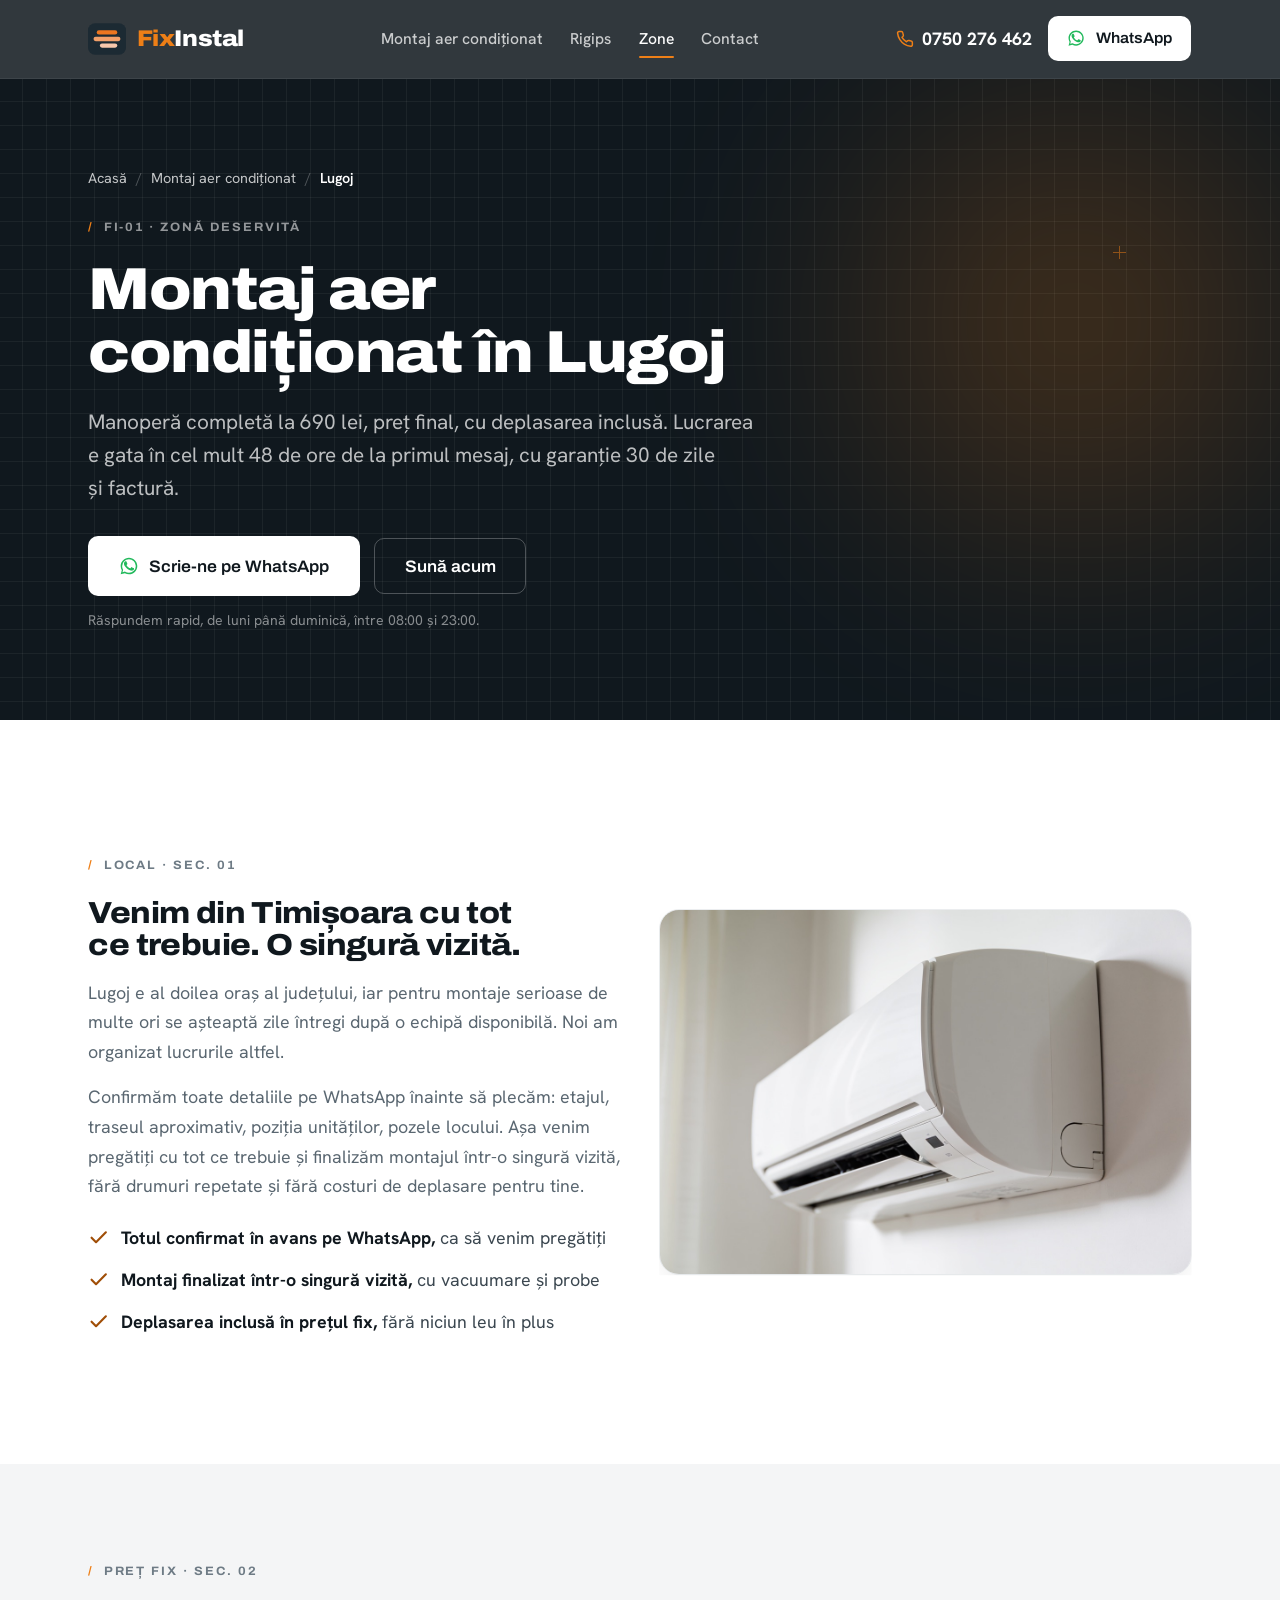
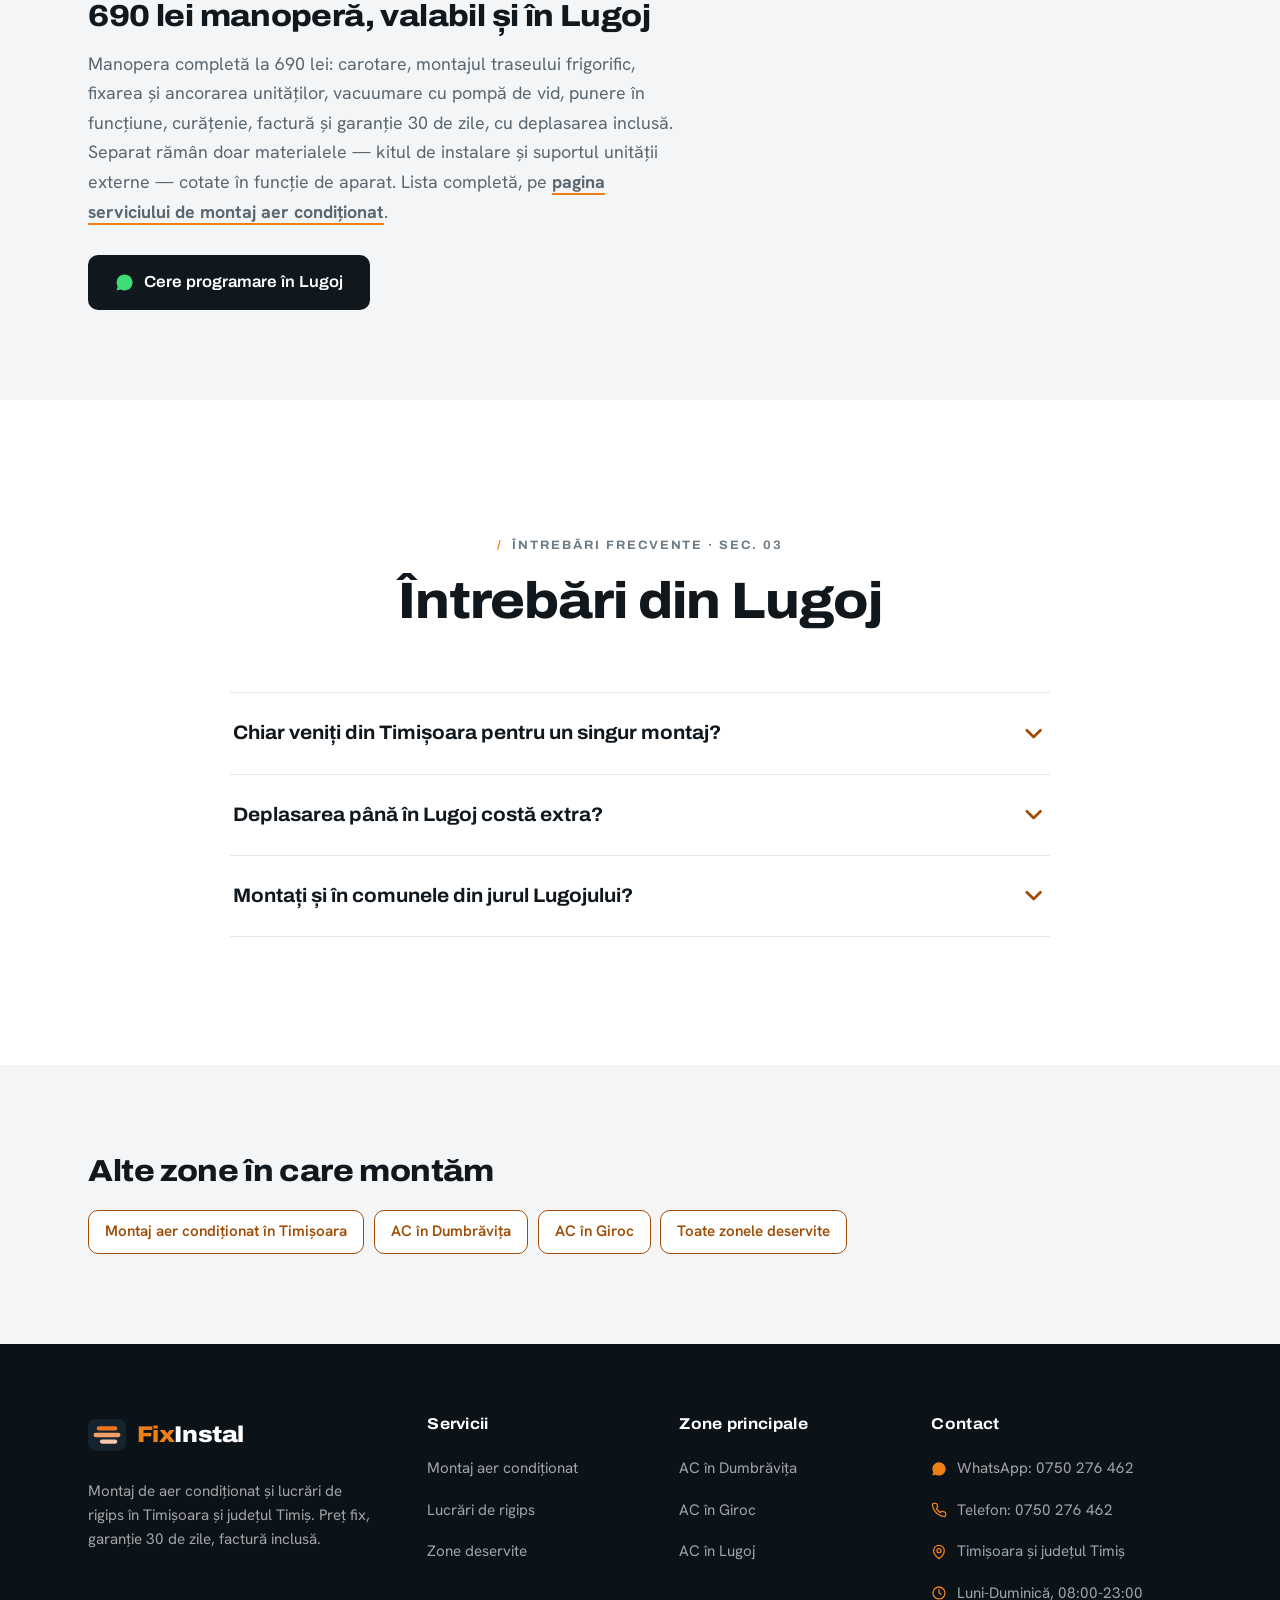
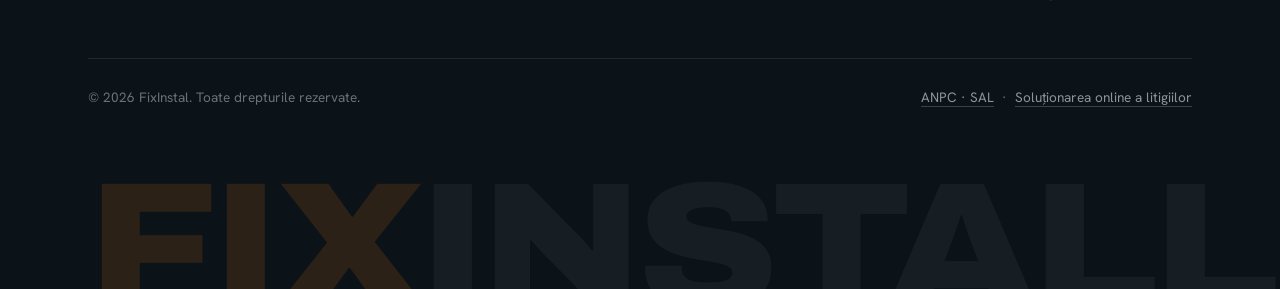
<file: montaj-aer-conditionat-lugoj.html>
<!doctype html>
<html lang="ro">
<head>
<meta charset="utf-8">
<meta name="viewport" content="width=device-width, initial-scale=1">
<title>Montaj Aer Condiționat Lugoj | 690 lei, Preț Fix</title>
<meta name="description" content="Montaj aer condiționat în Lugoj la preț fix de 690 lei manoperă, cu deplasarea inclusă. Totul finalizat într-o singură vizită, în 48 de ore de la primul mesaj. Garanție 30 de zile, factură.">
<meta name="theme-color" content="#10181e">
<link rel="canonical" href="https://fixinstal.com/montaj-aer-conditionat-lugoj.html">
<meta property="og:type" content="website">
<meta property="og:locale" content="ro_RO">
<meta property="og:site_name" content="FixInstal">
<meta property="og:url" content="https://fixinstal.com/montaj-aer-conditionat-lugoj.html">
<meta property="og:title" content="Montaj aer condiționat în Lugoj | 690 lei manoperă, preț fix">
<meta property="og:description" content="Manoperă completă la preț fix, deplasare inclusă, garanție 30 de zile, factură. Kitul și suportul se cotează separat.">
<meta property="og:image" content="https://fixinstal.com/assets/og.jpg">
<meta name="twitter:card" content="summary_large_image">
<link rel="icon" href="data:image/svg+xml,%3Csvg xmlns='http://www.w3.org/2000/svg' viewBox='0 0 48 48'%3E%3Crect width='48' height='48' rx='11' fill='%23112028'/%3E%3Crect x='11' y='13' width='26' height='5.6' rx='2.8' fill='%23ec7620'/%3E%3Crect x='7' y='21.2' width='34' height='5.6' rx='2.8' fill='%23f2a06a'/%3E%3Crect x='15' y='29.4' width='22' height='5.6' rx='2.8' fill='%23f8c8ac'/%3E%3C/svg%3E">
<link rel="preconnect" href="https://fonts.googleapis.com">
<link rel="preconnect" href="https://fonts.gstatic.com" crossorigin>
<link href="https://fonts.googleapis.com/css2?family=Archivo:wdth,wght@75..125,400..900&family=Hanken+Grotesk:wght@400;500;600;700&display=swap" rel="stylesheet">
<link rel="stylesheet" href="assets/site.css">
<script type="speculationrules">{"prerender":[{"where":{"href_matches":"/*"},"eagerness":"moderate"}]}</script>
</head>
<body>
<a class="skip" href="#main">Sari la conținut</a>

<header class="header on-dark">
  <div class="wrap nav">
    <a class="brand" href="index.html" aria-label="FixInstal, acasă">
      <svg class="mark" viewBox="0 0 48 40" aria-hidden="true"><rect width="48" height="40" rx="9" fill="#1c2a33"/><rect x="11" y="9" width="26" height="5.4" rx="2.7" fill="#ec7620"/><rect x="7" y="17.3" width="34" height="5.4" rx="2.7" fill="#f2a06a"/><rect x="15" y="25.6" width="22" height="5.4" rx="2.7" fill="#f8c8ac"/></svg>
      <span class="word"><span class="fix">Fix</span><span class="install">Instal</span></span>
    </a>
    <nav class="nav-links" aria-label="Navigare principală">
      <a href="montaj-aer-conditionat-timisoara.html">Montaj aer condiționat</a>
      <a href="montaj-rigips-timisoara.html">Rigips</a>
      <a href="zone-deservite.html" class="active">Zone</a>
      <a href="contact.html">Contact</a>
    </nav>
    <div class="nav-right">
      <a class="nav-phone" href="tel:+40750276462"><svg viewBox="0 0 24 24" fill="none" stroke="currentColor" stroke-width="2" stroke-linecap="round" stroke-linejoin="round" aria-hidden="true"><path d="M22 16.92v3a2 2 0 0 1-2.18 2 19.79 19.79 0 0 1-8.63-3.07 19.5 19.5 0 0 1-6-6 19.79 19.79 0 0 1-3.07-8.67A2 2 0 0 1 4.11 2h3a2 2 0 0 1 2 1.72c.13.96.37 1.9.7 2.81a2 2 0 0 1-.45 2.11L8.09 9.91a16 16 0 0 0 6 6l1.27-1.27a2 2 0 0 1 2.11-.45c.9.33 1.85.57 2.81.7A2 2 0 0 1 22 16.92z"/></svg> 0750 276 462</a>
      <a class="btn btn--inv" href="https://wa.me/40750276462?text=Bun%C4%83%20ziua%21%20A%C8%99%20dori%20un%20montaj%20de%20aer%20condi%C8%9Bionat%20%C3%AEn%20Lugoj." target="_blank" rel="noopener"><svg class="wa-ic" viewBox="0 0 24 24" fill="currentColor" aria-hidden="true"><path d="M17.5 14.4c-.3-.15-1.77-.87-2.04-.97-.27-.1-.47-.15-.67.15-.2.3-.77.96-.94 1.16-.17.2-.35.22-.65.07-.3-.15-1.26-.46-2.4-1.48-.9-.8-1.5-1.77-1.67-2.07-.17-.3-.02-.46.13-.61.13-.13.3-.35.45-.52.15-.17.2-.3.3-.5.1-.2.05-.37-.02-.52-.08-.15-.67-1.62-.92-2.22-.24-.58-.49-.5-.67-.51l-.57-.01c-.2 0-.52.07-.79.37-.27.3-1.04 1.02-1.04 2.48 0 1.46 1.07 2.88 1.22 3.08.15.2 2.1 3.2 5.08 4.49.71.3 1.26.49 1.69.63.71.22 1.36.19 1.87.12.57-.09 1.77-.72 2.02-1.42.25-.7.25-1.29.17-1.42-.07-.13-.27-.2-.57-.35z"/><path d="M12 2C6.48 2 2 6.48 2 12c0 1.85.5 3.58 1.38 5.07L2 22l5.05-1.33A9.96 9.96 0 0 0 12 22c5.52 0 10-4.48 10-10S17.52 2 12 2zm0 18.2c-1.66 0-3.2-.5-4.49-1.35l-.32-.2-2.99.78.8-2.92-.21-.34A8.16 8.16 0 0 1 3.8 12 8.2 8.2 0 1 1 12 20.2z"/></svg> WhatsApp</a>
      <button class="menu-btn" id="menuBtn" aria-label="Deschide meniul" aria-expanded="false" aria-controls="mobileMenu">
        <svg viewBox="0 0 24 24" fill="none" stroke="currentColor" stroke-width="2" stroke-linecap="round" aria-hidden="true"><path d="M3 6h18M3 12h18M3 18h18"/></svg>
      </button>
    </div>
  </div>
</header>

<div class="scrim" id="scrim"></div>
<aside class="mobile-menu on-dark" id="mobileMenu" aria-label="Meniu">
  <div class="mm-head">
    <span class="brand"><span class="word"><span class="fix">Fix</span><span class="install">Instal</span></span></span>
    <button class="menu-btn" id="menuClose" aria-label="Închide meniul">
      <svg viewBox="0 0 24 24" fill="none" stroke="currentColor" stroke-width="2" stroke-linecap="round" aria-hidden="true"><path d="M18 6 6 18M6 6l12 12"/></svg>
    </button>
  </div>
  <a class="mm-link" href="index.html">Acasă</a>
  <a class="mm-link" href="montaj-aer-conditionat-timisoara.html">Montaj aer condiționat</a>
  <a class="mm-link" href="montaj-rigips-timisoara.html">Lucrări de rigips</a>
  <a class="mm-link active" href="zone-deservite.html">Zone deservite</a>
  <a class="mm-link" href="contact.html">Contact</a>
  <a class="btn btn--inv" href="https://wa.me/40750276462?text=Bun%C4%83%20ziua%21%20A%C8%99%20dori%20un%20montaj%20de%20aer%20condi%C8%9Bionat%20%C3%AEn%20Lugoj." target="_blank" rel="noopener">Scrie-ne pe WhatsApp</a>
  <a class="btn btn--line-inv" href="tel:+40750276462">Sună: 0750 276 462</a>
</aside>

<main id="main" tabindex="-1">

<section class="page-hero on-dark">
  <div class="grid-bg" aria-hidden="true"></div>
  <div class="crosshairs" aria-hidden="true"><span style="right:12%;top:26%"></span></div>
  <div class="glow" aria-hidden="true"></div>
  <div class="wrap">
    <div class="inner stagger">
      <nav class="crumbs rv" aria-label="Breadcrumb">
        <a href="index.html">Acasă</a><span class="sep">/</span><a href="montaj-aer-conditionat-timisoara.html">Montaj aer condiționat</a><span class="sep">/</span><span class="here">Lugoj</span>
      </nav>
      <span class="tag rv" style="margin-top:1.6rem;display:inline-flex">FI-01 · Zonă deservită</span>
      <h1 class="h-page rv">Montaj aer condiționat în Lugoj</h1>
      <p class="lede rv">Manoperă completă la 690 lei, preț final, cu deplasarea inclusă. Lucrarea e gata în cel mult 48 de ore de la primul mesaj, cu garanție 30 de zile și factură.</p>
      <div class="btnrow rv">
        <a class="btn btn--inv btn--lg" href="https://wa.me/40750276462?text=Bun%C4%83%20ziua%21%20A%C8%99%20dori%20un%20montaj%20de%20aer%20condi%C8%9Bionat%20%C3%AEn%20Lugoj." target="_blank" rel="noopener"><svg class="wa-ic" viewBox="0 0 24 24" fill="currentColor" aria-hidden="true"><path d="M17.5 14.4c-.3-.15-1.77-.87-2.04-.97-.27-.1-.47-.15-.67.15-.2.3-.77.96-.94 1.16-.17.2-.35.22-.65.07-.3-.15-1.26-.46-2.4-1.48-.9-.8-1.5-1.77-1.67-2.07-.17-.3-.02-.46.13-.61.13-.13.3-.35.45-.52.15-.17.2-.3.3-.5.1-.2.05-.37-.02-.52-.08-.15-.67-1.62-.92-2.22-.24-.58-.49-.5-.67-.51l-.57-.01c-.2 0-.52.07-.79.37-.27.3-1.04 1.02-1.04 2.48 0 1.46 1.07 2.88 1.22 3.08.15.2 2.1 3.2 5.08 4.49.71.3 1.26.49 1.69.63.71.22 1.36.19 1.87.12.57-.09 1.77-.72 2.02-1.42.25-.7.25-1.29.17-1.42-.07-.13-.27-.2-.57-.35z"/><path d="M12 2C6.48 2 2 6.48 2 12c0 1.85.5 3.58 1.38 5.07L2 22l5.05-1.33A9.96 9.96 0 0 0 12 22c5.52 0 10-4.48 10-10S17.52 2 12 2zm0 18.2c-1.66 0-3.2-.5-4.49-1.35l-.32-.2-2.99.78.8-2.92-.21-.34A8.16 8.16 0 0 1 3.8 12 8.2 8.2 0 1 1 12 20.2z"/></svg> Scrie-ne pe WhatsApp</a>
        <a class="btn btn--line-inv btn--lg" href="tel:+40750276462">Sună acum</a>
      </div>
      <p class="btn-note rv">Răspundem rapid, de luni până duminică, între 08:00 și 23:00.</p>
    </div>
  </div>
</section>

<section class="section">
  <div class="wrap">
    <div class="duo">
      <div class="txt rv">
        <span class="tag">Local · sec. 01</span>
        <h2 class="h-sub" style="margin-top:1.2rem">Venim din Timișoara cu tot ce trebuie. O singură vizită.</h2>
        <p>Lugoj e al doilea oraș al județului, iar pentru montaje serioase de multe ori se așteaptă zile întregi după o echipă disponibilă. Noi am organizat lucrurile altfel.</p>
        <p style="margin-top:1rem">Confirmăm toate detaliile pe WhatsApp înainte să plecăm: etajul, traseul aproximativ, poziția unităților, pozele locului. Așa venim pregătiți cu tot ce trebuie și finalizăm montajul într-o singură vizită, fără drumuri repetate și fără costuri de deplasare pentru tine.</p>
        <ul class="list-check" style="margin-top:1.4rem">
          <li><svg viewBox="0 0 24 24" fill="none" stroke="currentColor" stroke-width="2.4" stroke-linecap="round" stroke-linejoin="round" aria-hidden="true"><path d="M20 6 9 17l-5-5"/></svg><span><b>Totul confirmat în avans pe WhatsApp,</b> ca să venim pregătiți</span></li>
          <li><svg viewBox="0 0 24 24" fill="none" stroke="currentColor" stroke-width="2.4" stroke-linecap="round" stroke-linejoin="round" aria-hidden="true"><path d="M20 6 9 17l-5-5"/></svg><span><b>Montaj finalizat într-o singură vizită,</b> cu vacuumare și probe</span></li>
          <li><svg viewBox="0 0 24 24" fill="none" stroke="currentColor" stroke-width="2.4" stroke-linecap="round" stroke-linejoin="round" aria-hidden="true"><path d="M20 6 9 17l-5-5"/></svg><span><b>Deplasarea inclusă în prețul fix,</b> fără niciun leu în plus</span></li>
        </ul>
      </div>
      <div class="img wipe rv" data-d="1"><img src="assets/ac-indoor.jpg" width="1200" height="800" alt="Unitate internă de aer condiționat montată drept, pe un perete alb, curat" loading="lazy"></div>
    </div>
  </div>
</section>

<section class="section--sm" style="background:var(--concrete)">
  <div class="wrap">
    <div class="head rv">
      <span class="tag">Preț fix · sec. 02</span>
      <h2 class="h-sub">690 lei manoperă, valabil și în Lugoj</h2>
      <p style="margin-top:1rem;color:var(--slate);max-width:60ch">Manopera completă la 690 lei: carotare, montajul traseului frigorific, fixarea și ancorarea unităților, vacuumare cu pompă de vid, punere în funcțiune, curățenie, factură și garanție 30 de zile, cu deplasarea inclusă. Separat rămân doar materialele — kitul de instalare și suportul unității externe — cotate în funcție de aparat. Lista completă, pe <a class="text-link" href="montaj-aer-conditionat-timisoara.html#pret">pagina serviciului de montaj aer condiționat</a>.</p>
    </div>
    <div class="btnrow rv" style="margin-top:1.8rem">
      <a class="btn btn--main" href="https://wa.me/40750276462?text=Bun%C4%83%20ziua%21%20A%C8%99%20dori%20un%20montaj%20de%20aer%20condi%C8%9Bionat%20%C3%AEn%20Lugoj." target="_blank" rel="noopener"><svg class="wa-ic" viewBox="0 0 24 24" fill="currentColor" aria-hidden="true"><path d="M17.5 14.4c-.3-.15-1.77-.87-2.04-.97-.27-.1-.47-.15-.67.15-.2.3-.77.96-.94 1.16-.17.2-.35.22-.65.07-.3-.15-1.26-.46-2.4-1.48-.9-.8-1.5-1.77-1.67-2.07-.17-.3-.02-.46.13-.61.13-.13.3-.35.45-.52.15-.17.2-.3.3-.5.1-.2.05-.37-.02-.52-.08-.15-.67-1.62-.92-2.22-.24-.58-.49-.5-.67-.51l-.57-.01c-.2 0-.52.07-.79.37-.27.3-1.04 1.02-1.04 2.48 0 1.46 1.07 2.88 1.22 3.08.15.2 2.1 3.2 5.08 4.49.71.3 1.26.49 1.69.63.71.22 1.36.19 1.87.12.57-.09 1.77-.72 2.02-1.42.25-.7.25-1.29.17-1.42-.07-.13-.27-.2-.57-.35z"/><path d="M12 2C6.48 2 2 6.48 2 12c0 1.85.5 3.58 1.38 5.07L2 22l5.05-1.33A9.96 9.96 0 0 0 12 22c5.52 0 10-4.48 10-10S17.52 2 12 2z"/></svg> Cere programare în Lugoj</a>
    </div>
  </div>
</section>

<section class="section">
  <div class="wrap">
    <div class="head center rv">
      <span class="tag">Întrebări frecvente · sec. 03</span>
      <h2 class="h-section">Întrebări din Lugoj</h2>
    </div>
    <div class="faq-list">
      <details class="faq rv">
        <summary>Chiar veniți din Timișoara pentru un singur montaj?<svg class="chev" viewBox="0 0 24 24" fill="none" stroke="currentColor" stroke-width="2.4" stroke-linecap="round" stroke-linejoin="round" aria-hidden="true"><path d="m6 9 6 6 6-6"/></svg></summary>
        <div class="ans"><p>Da. Programăm eficient și venim cu tot ce trebuie, așa că un montaj în Lugoj e pentru noi o lucrare normală, nu o excepție. Termenul de cel mult 48 de ore de la primul mesaj e valabil și aici.</p></div>
      </details>
      <details class="faq rv">
        <summary>Deplasarea până în Lugoj costă extra?<svg class="chev" viewBox="0 0 24 24" fill="none" stroke="currentColor" stroke-width="2.4" stroke-linecap="round" stroke-linejoin="round" aria-hidden="true"><path d="m6 9 6 6 6-6"/></svg></summary>
        <div class="ans"><p>Nu. Prețul rămâne fix, 690 lei manopera completă, cu deplasarea inclusă. Suma confirmată pe WhatsApp este suma de pe factură.</p></div>
      </details>
      <details class="faq rv">
        <summary>Montați și în comunele din jurul Lugojului?<svg class="chev" viewBox="0 0 24 24" fill="none" stroke="currentColor" stroke-width="2.4" stroke-linecap="round" stroke-linejoin="round" aria-hidden="true"><path d="m6 9 6 6 6-6"/></svg></summary>
        <div class="ans"><p>Da, lucrăm în tot județul Timiș. Scrie-ne localitatea pe WhatsApp și îți confirmăm pe loc programarea.</p></div>
      </details>
    </div>
  </div>
</section>

<section class="section--sm" style="background:var(--concrete)">
  <div class="wrap">
    <div class="head rv">
      <h2 class="h-sub">Alte zone în care montăm</h2>
    </div>
    <div class="zone-tags rv" style="margin-top:1.4rem">
      <a href="montaj-aer-conditionat-timisoara.html">Montaj aer condiționat în Timișoara</a>
      <a href="montaj-aer-conditionat-dumbravita.html">AC în Dumbrăvița</a>
      <a href="montaj-aer-conditionat-giroc.html">AC în Giroc</a>
      <a href="zone-deservite.html">Toate zonele deservite</a>
    </div>
  </div>
</section>

</main>

<footer class="footer">
  <div class="wrap">
    <div class="footer-grid">
      <div>
        <span class="brand">
          <svg class="mark" viewBox="0 0 48 40" aria-hidden="true"><rect width="48" height="40" rx="9" fill="#16232c"/><rect x="11" y="9" width="26" height="5.4" rx="2.7" fill="#ec7620"/><rect x="7" y="17.3" width="34" height="5.4" rx="2.7" fill="#f2a06a"/><rect x="15" y="25.6" width="22" height="5.4" rx="2.7" fill="#f8c8ac"/></svg>
          <span class="word"><span class="fix">Fix</span><span class="install">Instal</span></span>
        </span>
        <p class="f-about">Montaj de aer condiționat și lucrări de rigips în Timișoara și județul Timiș. Preț fix, garanție 30 de zile, factură inclusă.</p>
      </div>
      <div>
        <h2>Servicii</h2>
        <ul>
          <li><a href="montaj-aer-conditionat-timisoara.html">Montaj aer condiționat</a></li>
          <li><a href="montaj-rigips-timisoara.html">Lucrări de rigips</a></li>
          <li><a href="zone-deservite.html">Zone deservite</a></li>
        </ul>
      </div>
      <div>
        <h2>Zone principale</h2>
        <ul>
          <li><a href="montaj-aer-conditionat-dumbravita.html">AC în Dumbrăvița</a></li>
          <li><a href="montaj-aer-conditionat-giroc.html">AC în Giroc</a></li>
          <li><a href="montaj-aer-conditionat-lugoj.html">AC în Lugoj</a></li>
        </ul>
      </div>
      <div class="f-contact">
        <h2>Contact</h2>
        <ul>
          <li><a href="https://wa.me/40750276462" target="_blank" rel="noopener"><svg viewBox="0 0 24 24" fill="currentColor" aria-hidden="true"><path d="M12 2C6.48 2 2 6.48 2 12c0 1.85.5 3.58 1.38 5.07L2 22l5.05-1.33A9.96 9.96 0 0 0 12 22c5.52 0 10-4.48 10-10S17.52 2 12 2z"/></svg>WhatsApp: 0750 276 462</a></li>
          <li><a href="tel:+40750276462"><svg viewBox="0 0 24 24" fill="none" stroke="currentColor" stroke-width="2" stroke-linecap="round" stroke-linejoin="round" aria-hidden="true"><path d="M22 16.92v3a2 2 0 0 1-2.18 2 19.79 19.79 0 0 1-8.63-3.07 19.5 19.5 0 0 1-6-6 19.79 19.79 0 0 1-3.07-8.67A2 2 0 0 1 4.11 2h3a2 2 0 0 1 2 1.72c.13.96.37 1.9.7 2.81a2 2 0 0 1-.45 2.11L8.09 9.91a16 16 0 0 0 6 6l1.27-1.27a2 2 0 0 1 2.11-.45c.9.33 1.85.57 2.81.7A2 2 0 0 1 22 16.92z"/></svg>Telefon: 0750 276 462</a></li>
          <li><svg viewBox="0 0 24 24" fill="none" stroke="currentColor" stroke-width="2" stroke-linecap="round" stroke-linejoin="round" aria-hidden="true"><path d="M20 10c0 6-8 12-8 12s-8-6-8-12a8 8 0 0 1 16 0z"/><circle cx="12" cy="10" r="3"/></svg>Timișoara și județul Timiș</li>
          <li><svg viewBox="0 0 24 24" fill="none" stroke="currentColor" stroke-width="2" stroke-linecap="round" stroke-linejoin="round" aria-hidden="true"><circle cx="12" cy="12" r="9"/><path d="M12 7v5l3 2"/></svg>Luni-Duminică, 08:00-23:00</li>
        </ul>
      </div>
    </div>
    <div class="footer-bottom">
      <span>© <span id="year">2026</span> FixInstal. Toate drepturile rezervate.</span>
      <span><a href="https://anpc.ro/ce-este-sal/" target="_blank" rel="noopener">ANPC · SAL</a> &nbsp;·&nbsp; <a href="https://ec.europa.eu/consumers/odr" target="_blank" rel="noopener">Soluționarea online a litigiilor</a></span>
    </div>
    <div class="mega" aria-hidden="true"><span class="fx">FIX</span>INSTALL</div>
  </div>
</footer>

<nav class="mbar" aria-label="Acțiuni rapide">
  <a class="btn btn--line" href="tel:+40750276462" style="background:#fff"><svg viewBox="0 0 24 24" fill="none" stroke="currentColor" stroke-width="2" stroke-linecap="round" stroke-linejoin="round" aria-hidden="true"><path d="M22 16.92v3a2 2 0 0 1-2.18 2 19.79 19.79 0 0 1-8.63-3.07 19.5 19.5 0 0 1-6-6 19.79 19.79 0 0 1-3.07-8.67A2 2 0 0 1 4.11 2h3a2 2 0 0 1 2 1.72c.13.96.37 1.9.7 2.81a2 2 0 0 1-.45 2.11L8.09 9.91a16 16 0 0 0 6 6l1.27-1.27a2 2 0 0 1 2.11-.45c.9.33 1.85.57 2.81.7A2 2 0 0 1 22 16.92z"/></svg> Sună</a>
  <a class="btn btn--main" href="https://wa.me/40750276462?text=Bun%C4%83%20ziua%21%20A%C8%99%20dori%20un%20montaj%20de%20aer%20condi%C8%9Bionat%20%C3%AEn%20Lugoj." target="_blank" rel="noopener"><svg class="wa-ic" viewBox="0 0 24 24" fill="currentColor" aria-hidden="true"><path d="M17.5 14.4c-.3-.15-1.77-.87-2.04-.97-.27-.1-.47-.15-.67.15-.2.3-.77.96-.94 1.16-.17.2-.35.22-.65.07-.3-.15-1.26-.46-2.4-1.48-.9-.8-1.5-1.77-1.67-2.07-.17-.3-.02-.46.13-.61.13-.13.3-.35.45-.52.15-.17.2-.3.3-.5.1-.2.05-.37-.02-.52-.08-.15-.67-1.62-.92-2.22-.24-.58-.49-.5-.67-.51l-.57-.01c-.2 0-.52.07-.79.37-.27.3-1.04 1.02-1.04 2.48 0 1.46 1.07 2.88 1.22 3.08.15.2 2.1 3.2 5.08 4.49.71.3 1.26.49 1.69.63.71.22 1.36.19 1.87.12.57-.09 1.77-.72 2.02-1.42.25-.7.25-1.29.17-1.42-.07-.13-.27-.2-.57-.35z"/><path d="M12 2C6.48 2 2 6.48 2 12c0 1.85.5 3.58 1.38 5.07L2 22l5.05-1.33A9.96 9.96 0 0 0 12 22c5.52 0 10-4.48 10-10S17.52 2 12 2z"/></svg> WhatsApp</a>
</nav>

<script type="application/ld+json">
{
  "@context":"https://schema.org",
  "@graph":[
    {
      "@type":"Service",
      "serviceType":"Montaj aer condiționat",
      "name":"Montaj aer condiționat în Lugoj",
      "provider":{"@type":["LocalBusiness","HVACBusiness"],"@id":"https://fixinstal.com/#business","name":"FixInstal","telephone":"+40750276462","address":{"@type":"PostalAddress","addressLocality":"Timișoara","addressRegion":"Timiș","addressCountry":"RO"}},
      "areaServed":{"@type":"City","name":"Lugoj"},
      "offers":{"@type":"Offer","price":"690","priceCurrency":"RON","description":"Manoperă montaj complet la preț fix, deplasare inclusă, garanție 30 de zile. Kitul și suportul se cotează separat"}
    },
    {
      "@type":"BreadcrumbList",
      "itemListElement":[
        {"@type":"ListItem","position":1,"name":"Acasă","item":"https://fixinstal.com/"},
        {"@type":"ListItem","position":2,"name":"Montaj aer condiționat","item":"https://fixinstal.com/montaj-aer-conditionat-timisoara.html"},
        {"@type":"ListItem","position":3,"name":"Lugoj","item":"https://fixinstal.com/montaj-aer-conditionat-lugoj.html"}
      ]
    },
    {
      "@type":"FAQPage",
      "mainEntity":[{"@type":"Question","name":"Chiar veniți din Timișoara pentru un singur montaj?","acceptedAnswer":{"@type":"Answer","text":"Da. Programăm eficient și venim cu tot ce trebuie, așa că un montaj în Lugoj e pentru noi o lucrare normală, nu o excepție. Termenul de cel mult 48 de ore de la primul mesaj e valabil și aici."}},{"@type":"Question","name":"Deplasarea până în Lugoj costă extra?","acceptedAnswer":{"@type":"Answer","text":"Nu. Prețul rămâne fix, 690 lei manopera completă, cu deplasarea inclusă. Suma confirmată pe WhatsApp este suma de pe factură."}},{"@type":"Question","name":"Montați și în comunele din jurul Lugojului?","acceptedAnswer":{"@type":"Answer","text":"Da, lucrăm în tot județul Timiș. Scrie-ne localitatea pe WhatsApp și îți confirmăm pe loc programarea."}}]
    }
  ]
}
</script>
<script src="assets/site.js" defer></script>
</body>
</html>
</file>
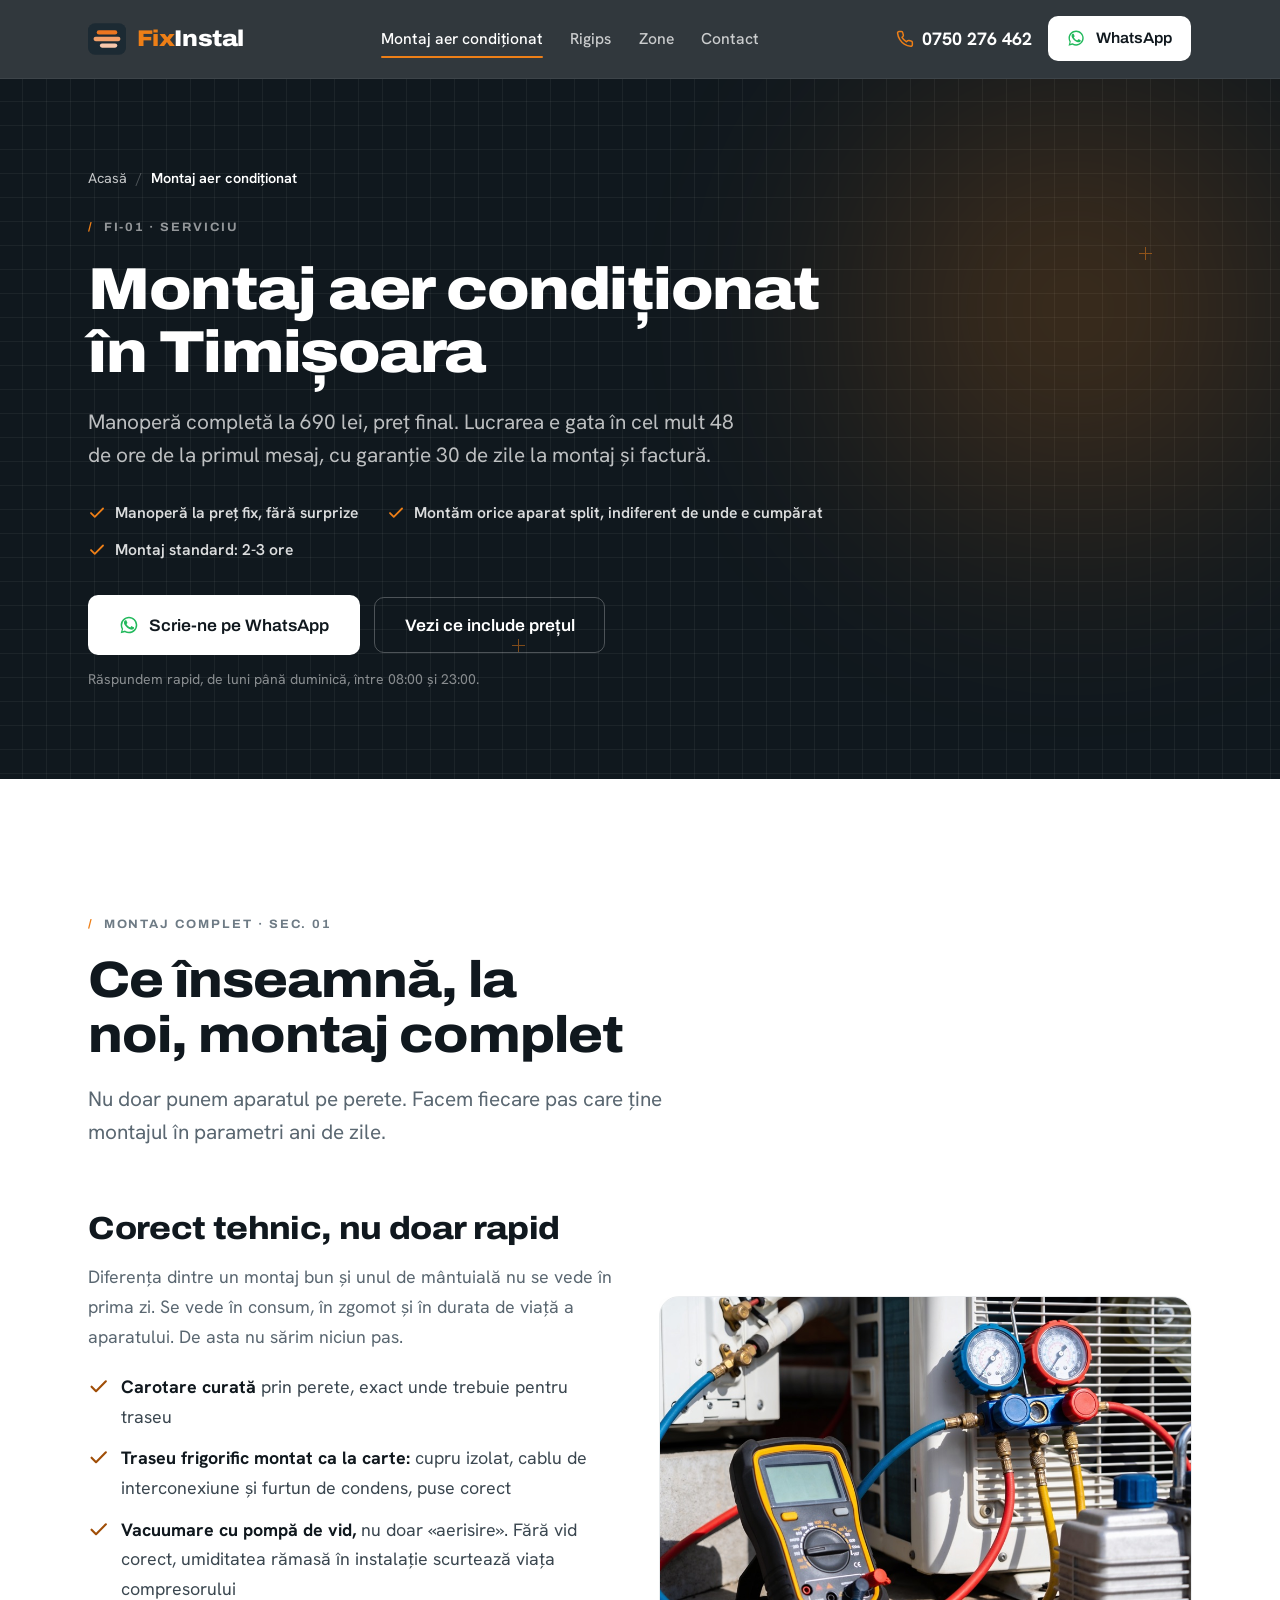
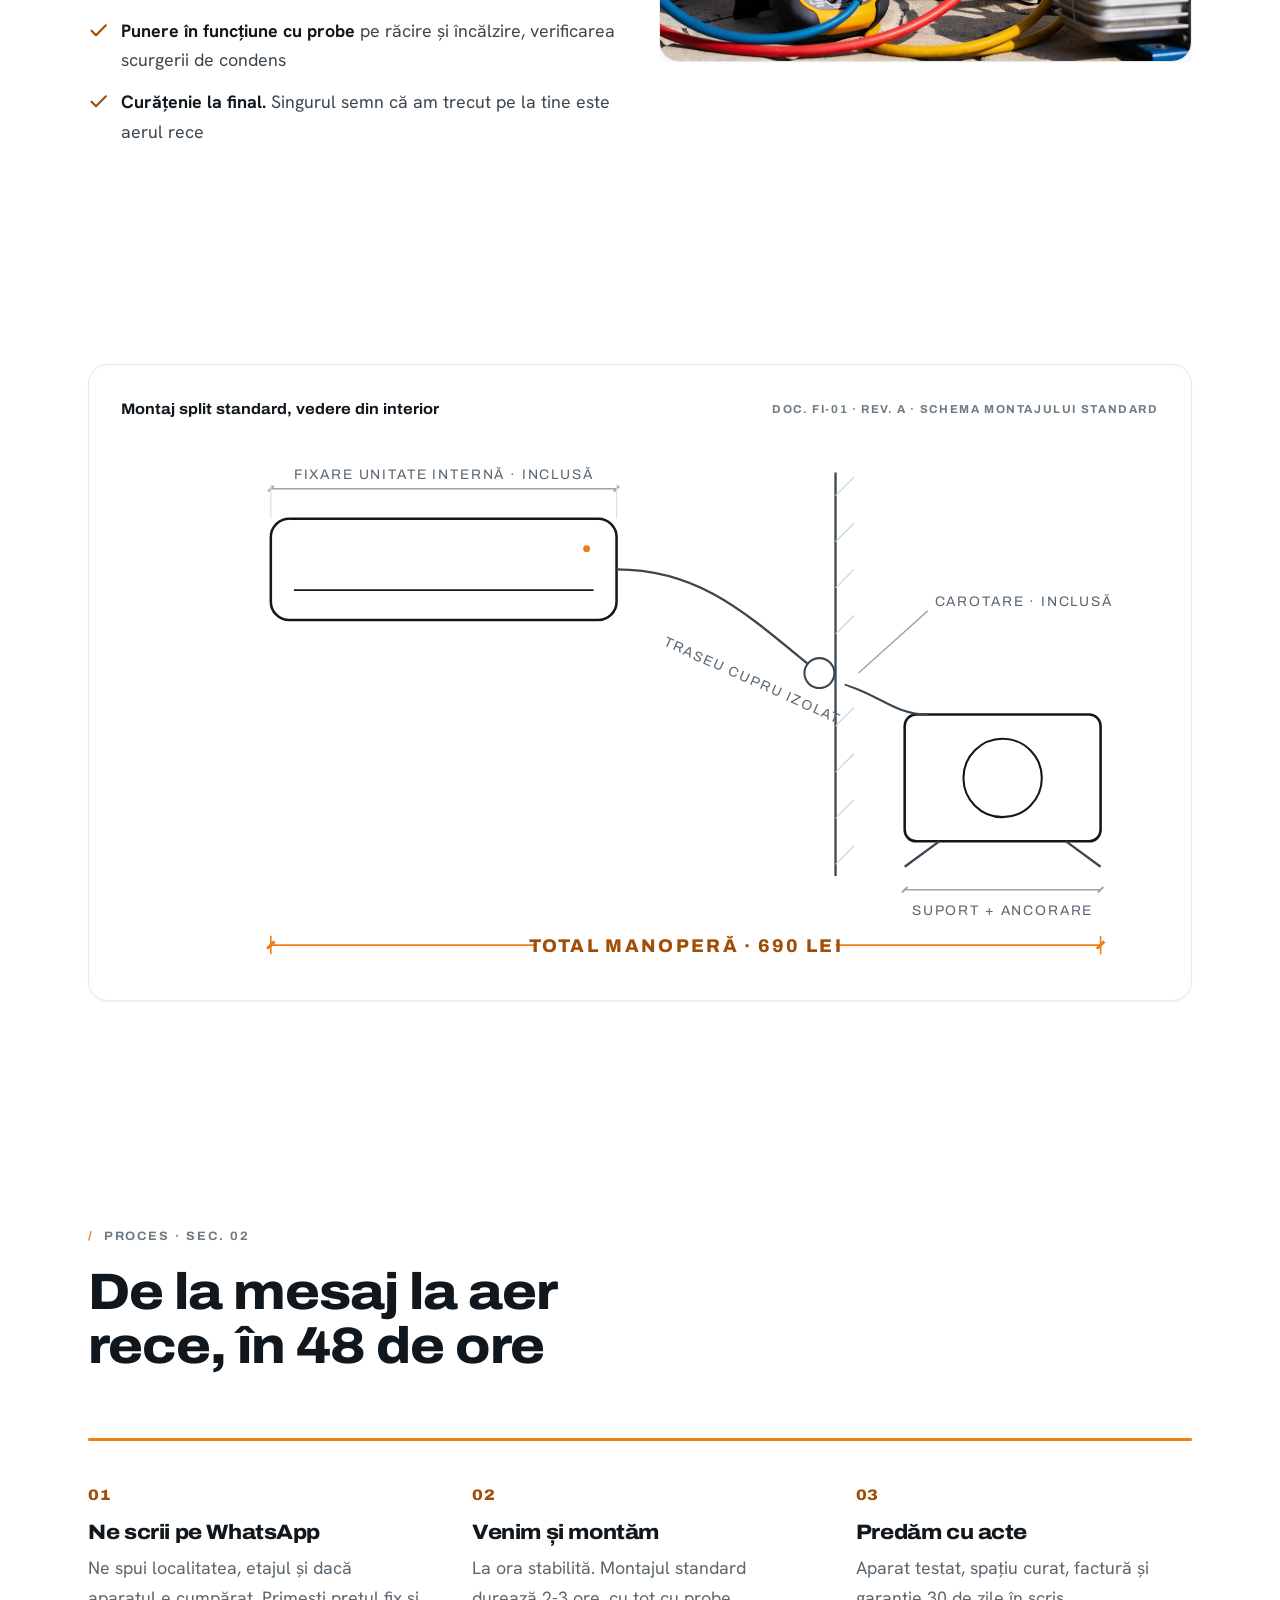
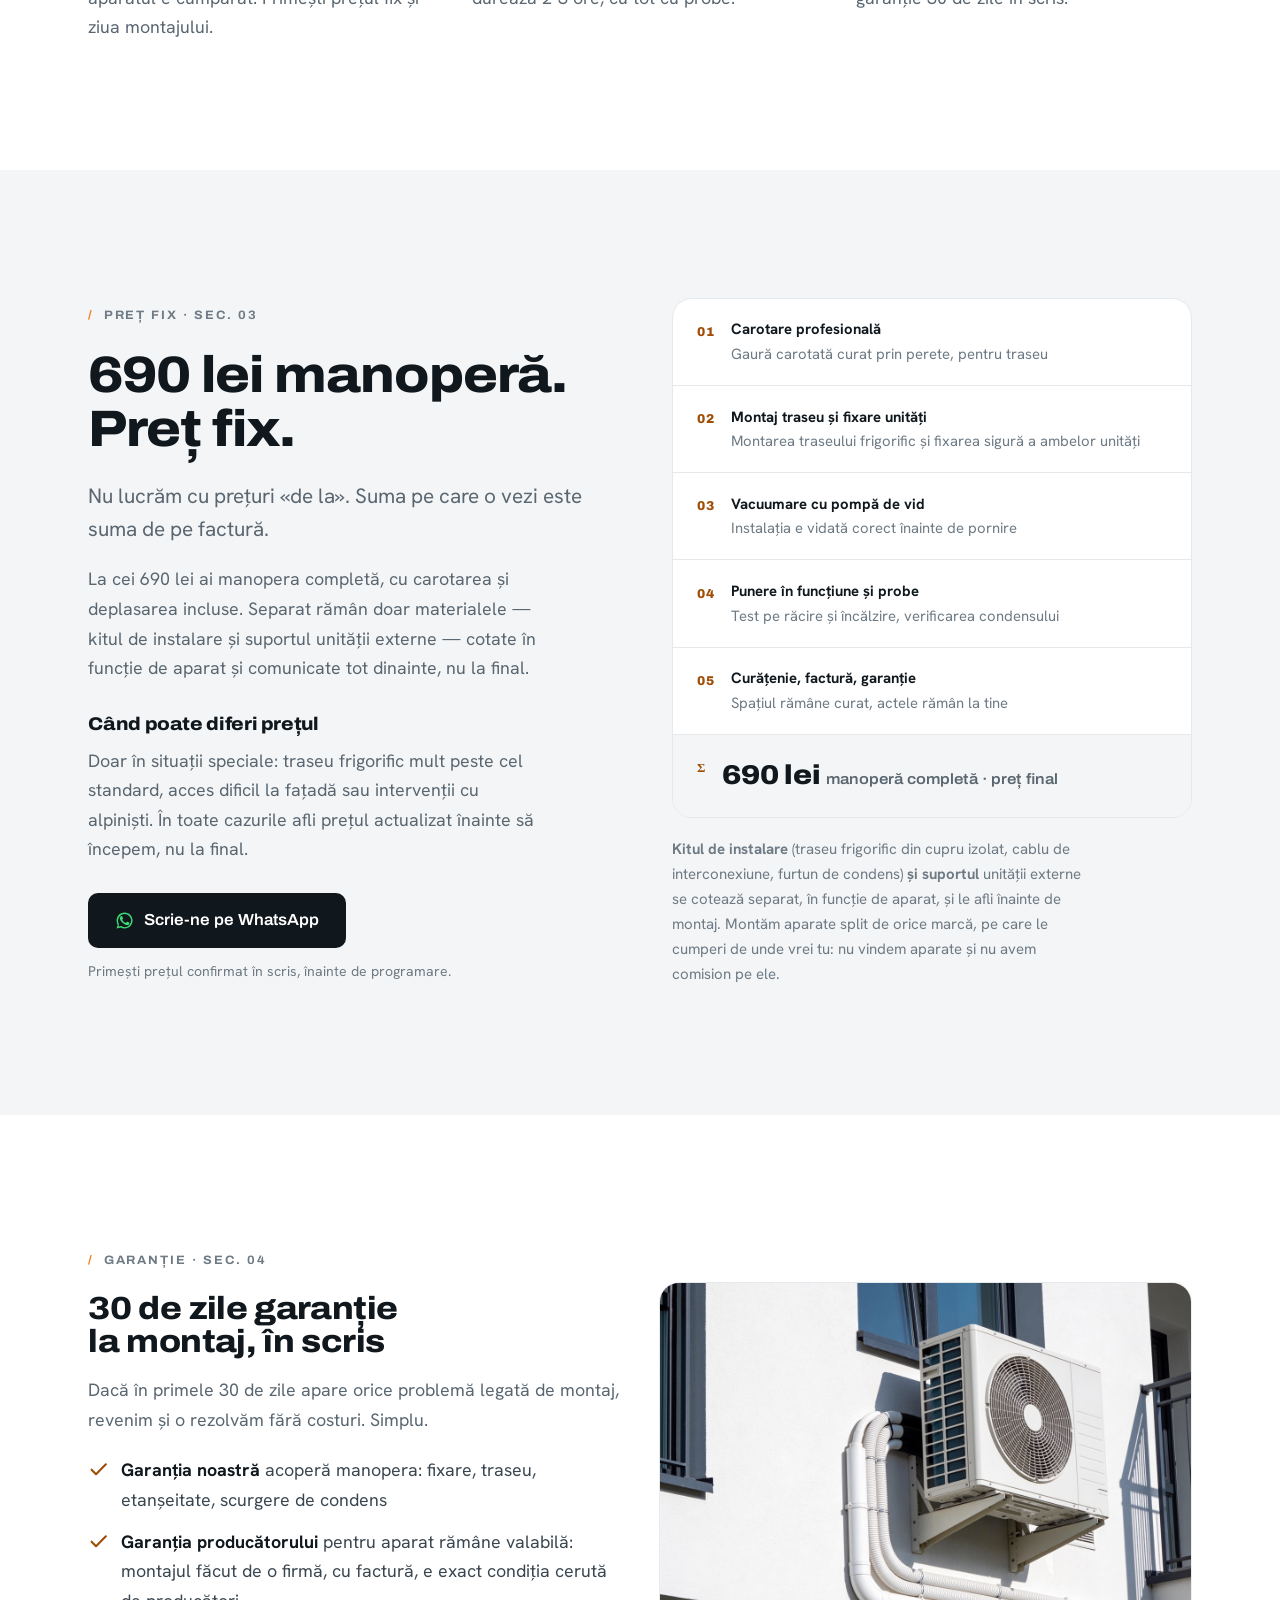
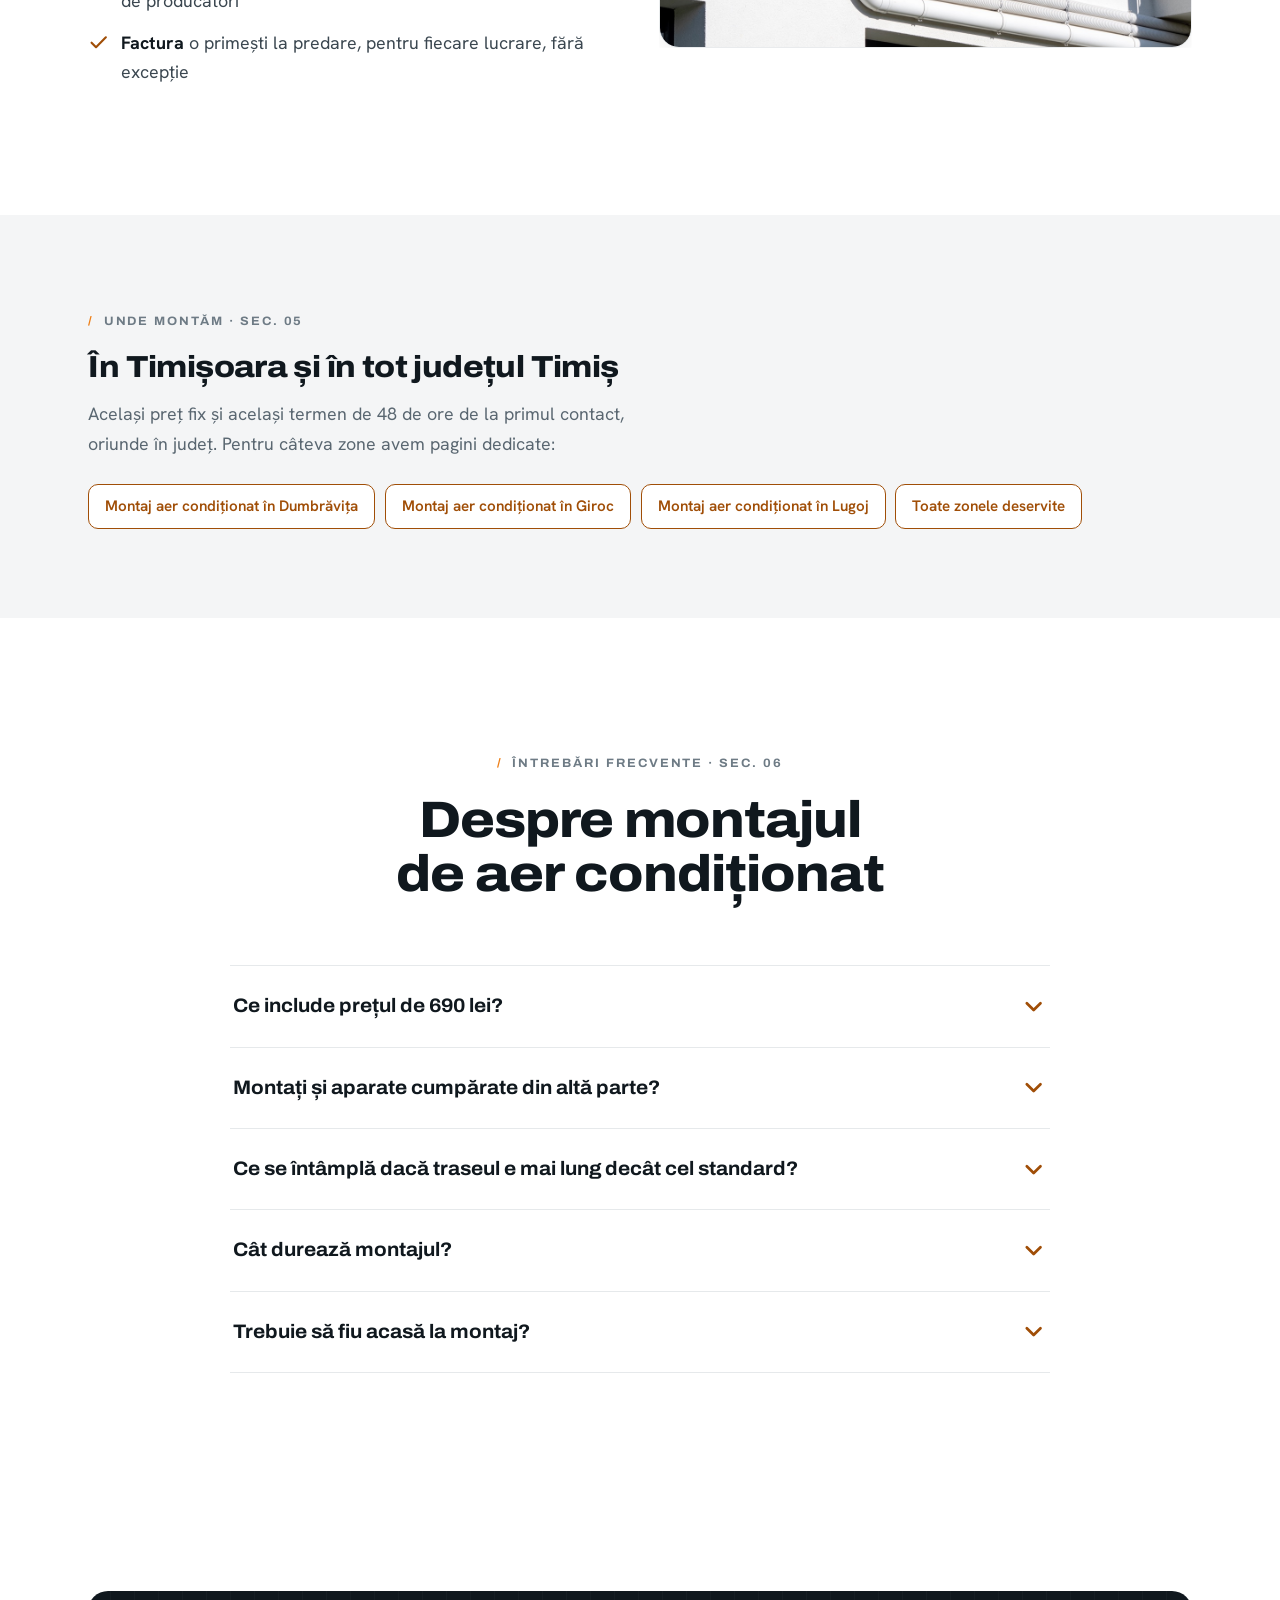
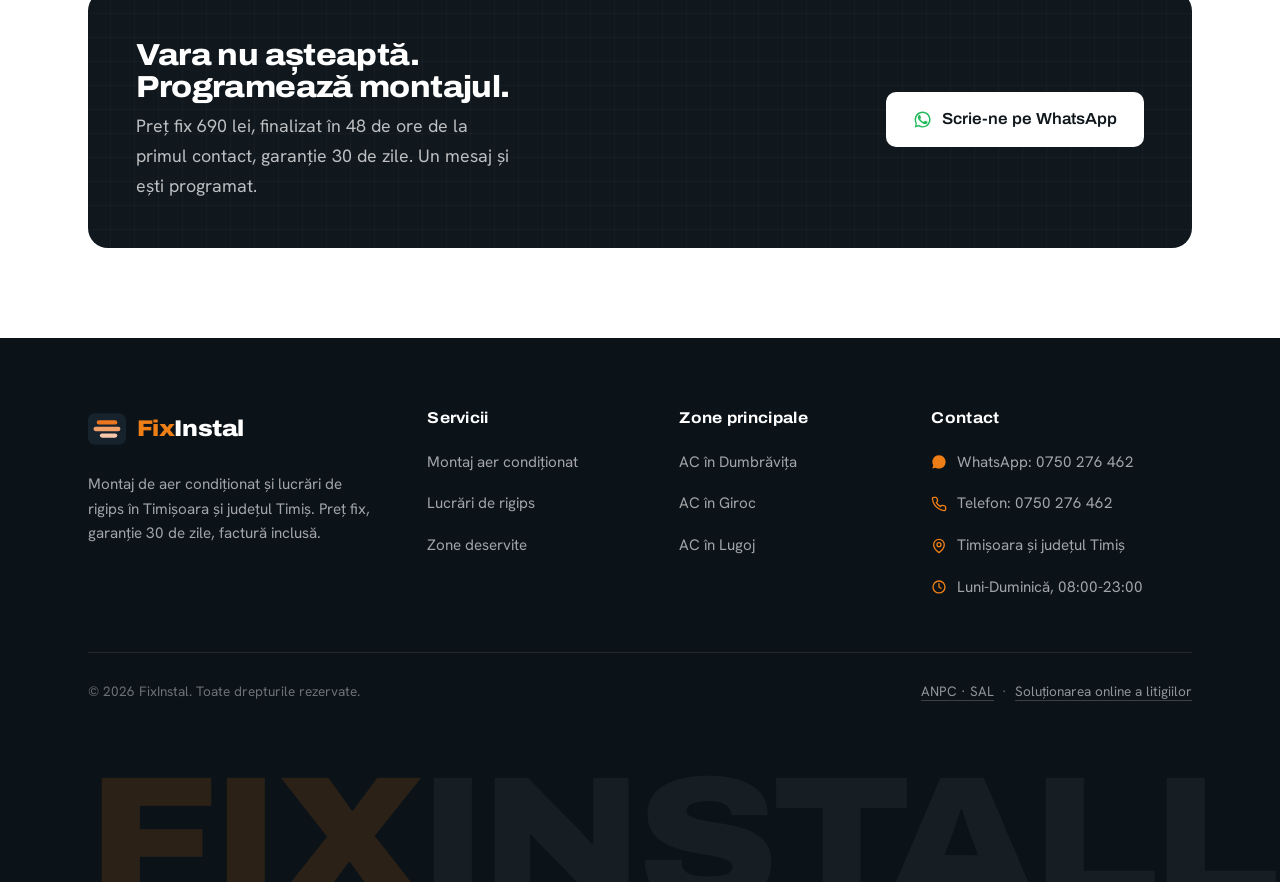
<file: montaj-aer-conditionat-timisoara.html>
<!doctype html>
<html lang="ro">
<head>
<meta charset="utf-8">
<meta name="viewport" content="width=device-width, initial-scale=1">
<title>Montaj Aer Condiționat Timișoara | 690 lei, Preț Fix</title>
<meta name="description" content="Montaj aer condiționat în Timișoara la preț fix de 690 lei manoperă: carotare, vacuumare, punere în funcțiune, probe. Kitul și suportul se cotează separat. Finalizat în 48 de ore de la primul contact, garanție 30 de zile, factură. Scrie-ne pe WhatsApp.">
<meta name="theme-color" content="#10181e">
<link rel="canonical" href="https://fixinstal.com/montaj-aer-conditionat-timisoara.html">
<meta property="og:type" content="website">
<meta property="og:locale" content="ro_RO">
<meta property="og:site_name" content="FixInstal">
<meta property="og:url" content="https://fixinstal.com/montaj-aer-conditionat-timisoara.html">
<meta property="og:title" content="Montaj aer condiționat în Timișoara | 690 lei manoperă, preț fix">
<meta property="og:description" content="Manoperă completă la preț fix: carotare, vacuumare, punere în funcțiune, probe. Kitul și suportul se cotează separat. Garanție 30 de zile, factură.">
<meta property="og:image" content="https://fixinstal.com/assets/og.jpg">
<meta name="twitter:card" content="summary_large_image">
<link rel="icon" href="data:image/svg+xml,%3Csvg xmlns='http://www.w3.org/2000/svg' viewBox='0 0 48 48'%3E%3Crect width='48' height='48' rx='11' fill='%23112028'/%3E%3Crect x='11' y='13' width='26' height='5.6' rx='2.8' fill='%23ec7620'/%3E%3Crect x='7' y='21.2' width='34' height='5.6' rx='2.8' fill='%23f2a06a'/%3E%3Crect x='15' y='29.4' width='22' height='5.6' rx='2.8' fill='%23f8c8ac'/%3E%3C/svg%3E">
<link rel="preconnect" href="https://fonts.googleapis.com">
<link rel="preconnect" href="https://fonts.gstatic.com" crossorigin>
<link href="https://fonts.googleapis.com/css2?family=Archivo:wdth,wght@75..125,400..900&family=Hanken+Grotesk:wght@400;500;600;700&display=swap" rel="stylesheet">
<link rel="stylesheet" href="assets/site.css">
<script type="speculationrules">{"prerender":[{"where":{"href_matches":"/*"},"eagerness":"moderate"}]}</script>
</head>
<body>
<a class="skip" href="#main">Sari la conținut</a>

<header class="header on-dark">
  <div class="wrap nav">
    <a class="brand" href="index.html" aria-label="FixInstal, acasă">
      <svg class="mark" viewBox="0 0 48 40" aria-hidden="true"><rect width="48" height="40" rx="9" fill="#1c2a33"/><rect x="11" y="9" width="26" height="5.4" rx="2.7" fill="#ec7620"/><rect x="7" y="17.3" width="34" height="5.4" rx="2.7" fill="#f2a06a"/><rect x="15" y="25.6" width="22" height="5.4" rx="2.7" fill="#f8c8ac"/></svg>
      <span class="word"><span class="fix">Fix</span><span class="install">Instal</span></span>
    </a>
    <nav class="nav-links" aria-label="Navigare principală">
      <a href="montaj-aer-conditionat-timisoara.html" class="active" aria-current="page">Montaj aer condiționat</a>
      <a href="montaj-rigips-timisoara.html">Rigips</a>
      <a href="zone-deservite.html">Zone</a>
      <a href="contact.html">Contact</a>
    </nav>
    <div class="nav-right">
      <a class="nav-phone" href="tel:+40750276462">
        <svg viewBox="0 0 24 24" fill="none" stroke="currentColor" stroke-width="2" stroke-linecap="round" stroke-linejoin="round" aria-hidden="true"><path d="M22 16.92v3a2 2 0 0 1-2.18 2 19.79 19.79 0 0 1-8.63-3.07 19.5 19.5 0 0 1-6-6 19.79 19.79 0 0 1-3.07-8.67A2 2 0 0 1 4.11 2h3a2 2 0 0 1 2 1.72c.13.96.37 1.9.7 2.81a2 2 0 0 1-.45 2.11L8.09 9.91a16 16 0 0 0 6 6l1.27-1.27a2 2 0 0 1 2.11-.45c.9.33 1.85.57 2.81.7A2 2 0 0 1 22 16.92z"/></svg>
        0750 276 462
      </a>
      <a class="btn btn--inv" href="https://wa.me/40750276462?text=Bun%C4%83%20ziua%21%20A%C8%99%20dori%20un%20montaj%20de%20aer%20condi%C8%9Bionat%20%C3%AEn%20Timi%C8%99oara." target="_blank" rel="noopener">
        <svg class="wa-ic" viewBox="0 0 24 24" fill="currentColor" aria-hidden="true"><path d="M17.5 14.4c-.3-.15-1.77-.87-2.04-.97-.27-.1-.47-.15-.67.15-.2.3-.77.96-.94 1.16-.17.2-.35.22-.65.07-.3-.15-1.26-.46-2.4-1.48-.9-.8-1.5-1.77-1.67-2.07-.17-.3-.02-.46.13-.61.13-.13.3-.35.45-.52.15-.17.2-.3.3-.5.1-.2.05-.37-.02-.52-.08-.15-.67-1.62-.92-2.22-.24-.58-.49-.5-.67-.51l-.57-.01c-.2 0-.52.07-.79.37-.27.3-1.04 1.02-1.04 2.48 0 1.46 1.07 2.88 1.22 3.08.15.2 2.1 3.2 5.08 4.49.71.3 1.26.49 1.69.63.71.22 1.36.19 1.87.12.57-.09 1.77-.72 2.02-1.42.25-.7.25-1.29.17-1.42-.07-.13-.27-.2-.57-.35z"/><path d="M12 2C6.48 2 2 6.48 2 12c0 1.85.5 3.58 1.38 5.07L2 22l5.05-1.33A9.96 9.96 0 0 0 12 22c5.52 0 10-4.48 10-10S17.52 2 12 2zm0 18.2c-1.66 0-3.2-.5-4.49-1.35l-.32-.2-2.99.78.8-2.92-.21-.34A8.16 8.16 0 0 1 3.8 12 8.2 8.2 0 1 1 12 20.2z"/></svg>
        WhatsApp
      </a>
      <button class="menu-btn" id="menuBtn" aria-label="Deschide meniul" aria-expanded="false" aria-controls="mobileMenu">
        <svg viewBox="0 0 24 24" fill="none" stroke="currentColor" stroke-width="2" stroke-linecap="round" aria-hidden="true"><path d="M3 6h18M3 12h18M3 18h18"/></svg>
      </button>
    </div>
  </div>
</header>

<div class="scrim" id="scrim"></div>
<aside class="mobile-menu on-dark" id="mobileMenu" aria-label="Meniu">
  <div class="mm-head">
    <span class="brand"><span class="word"><span class="fix">Fix</span><span class="install">Instal</span></span></span>
    <button class="menu-btn" id="menuClose" aria-label="Închide meniul">
      <svg viewBox="0 0 24 24" fill="none" stroke="currentColor" stroke-width="2" stroke-linecap="round" aria-hidden="true"><path d="M18 6 6 18M6 6l12 12"/></svg>
    </button>
  </div>
  <a class="mm-link" href="index.html">Acasă</a>
  <a class="mm-link active" href="montaj-aer-conditionat-timisoara.html">Montaj aer condiționat</a>
  <a class="mm-link" href="montaj-rigips-timisoara.html">Lucrări de rigips</a>
  <a class="mm-link" href="zone-deservite.html">Zone deservite</a>
  <a class="mm-link" href="contact.html">Contact</a>
  <a class="btn btn--inv" href="https://wa.me/40750276462?text=Bun%C4%83%20ziua%21%20A%C8%99%20dori%20un%20montaj%20de%20aer%20condi%C8%9Bionat%20%C3%AEn%20Timi%C8%99oara." target="_blank" rel="noopener">Scrie-ne pe WhatsApp</a>
  <a class="btn btn--line-inv" href="tel:+40750276462">Sună: 0750 276 462</a>
</aside>

<main id="main" tabindex="-1">

<section class="page-hero on-dark">
  <div class="grid-bg" aria-hidden="true"></div>
  <div class="crosshairs" aria-hidden="true"><span style="right:10%;top:24%"></span><span style="left:40%;top:80%"></span></div>
  <div class="glow" aria-hidden="true"></div>
  <div class="wrap">
    <div class="inner stagger">
      <nav class="crumbs rv" aria-label="Breadcrumb">
        <a href="index.html">Acasă</a><span class="sep">/</span><span class="here">Montaj aer condiționat</span>
      </nav>
      <span class="tag rv" style="margin-top:1.6rem;display:inline-flex">FI-01 · Serviciu</span>
      <h1 class="h-page rv">Montaj aer condiționat în Timișoara</h1>
      <p class="lede rv">Manoperă completă la 690 lei, preț final. Lucrarea e gata în cel mult 48 de ore de la primul mesaj, cu garanție 30 de zile la montaj și factură.</p>
      <div class="hero-points rv">
        <span class="pt"><svg viewBox="0 0 24 24" fill="none" stroke="currentColor" stroke-width="2.4" stroke-linecap="round" stroke-linejoin="round" aria-hidden="true"><path d="M20 6 9 17l-5-5"/></svg>Manoperă la preț fix, fără surprize</span>
        <span class="pt"><svg viewBox="0 0 24 24" fill="none" stroke="currentColor" stroke-width="2.4" stroke-linecap="round" stroke-linejoin="round" aria-hidden="true"><path d="M20 6 9 17l-5-5"/></svg>Montăm orice aparat split, indiferent de unde e cumpărat</span>
        <span class="pt"><svg viewBox="0 0 24 24" fill="none" stroke="currentColor" stroke-width="2.4" stroke-linecap="round" stroke-linejoin="round" aria-hidden="true"><path d="M20 6 9 17l-5-5"/></svg>Montaj standard: 2-3 ore</span>
      </div>
      <div class="btnrow rv">
        <a class="btn btn--inv btn--lg" href="https://wa.me/40750276462?text=Bun%C4%83%20ziua%21%20A%C8%99%20dori%20un%20montaj%20de%20aer%20condi%C8%9Bionat%20%C3%AEn%20Timi%C8%99oara." target="_blank" rel="noopener">
          <svg class="wa-ic" viewBox="0 0 24 24" fill="currentColor" aria-hidden="true"><path d="M17.5 14.4c-.3-.15-1.77-.87-2.04-.97-.27-.1-.47-.15-.67.15-.2.3-.77.96-.94 1.16-.17.2-.35.22-.65.07-.3-.15-1.26-.46-2.4-1.48-.9-.8-1.5-1.77-1.67-2.07-.17-.3-.02-.46.13-.61.13-.13.3-.35.45-.52.15-.17.2-.3.3-.5.1-.2.05-.37-.02-.52-.08-.15-.67-1.62-.92-2.22-.24-.58-.49-.5-.67-.51l-.57-.01c-.2 0-.52.07-.79.37-.27.3-1.04 1.02-1.04 2.48 0 1.46 1.07 2.88 1.22 3.08.15.2 2.1 3.2 5.08 4.49.71.3 1.26.49 1.69.63.71.22 1.36.19 1.87.12.57-.09 1.77-.72 2.02-1.42.25-.7.25-1.29.17-1.42-.07-.13-.27-.2-.57-.35z"/><path d="M12 2C6.48 2 2 6.48 2 12c0 1.85.5 3.58 1.38 5.07L2 22l5.05-1.33A9.96 9.96 0 0 0 12 22c5.52 0 10-4.48 10-10S17.52 2 12 2zm0 18.2c-1.66 0-3.2-.5-4.49-1.35l-.32-.2-2.99.78.8-2.92-.21-.34A8.16 8.16 0 0 1 3.8 12 8.2 8.2 0 1 1 12 20.2z"/></svg>
          Scrie-ne pe WhatsApp
        </a>
        <a class="btn btn--line-inv btn--lg" href="#pret">Vezi ce include prețul</a>
      </div>
      <p class="btn-note rv">Răspundem rapid, de luni până duminică, între 08:00 și 23:00.</p>
    </div>
  </div>
</section>

<!-- CE ÎNSEAMNĂ MONTAJ COMPLET -->
<section class="section">
  <div class="wrap">
    <div class="head rv">
      <span class="tag">Montaj complet · sec. 01</span>
      <h2 class="h-section">Ce înseamnă, la noi, montaj complet</h2>
      <p class="lede">Nu doar punem aparatul pe perete. Facem fiecare pas care ține montajul în parametri ani de zile.</p>
    </div>

    <div class="duo" style="margin-top:clamp(2.5rem,5vw,4rem)">
      <div class="txt rv">
        <h3>Corect tehnic, nu doar rapid</h3>
        <p>Diferența dintre un montaj bun și unul de mântuială nu se vede în prima zi. Se vede în consum, în zgomot și în durata de viață a aparatului. De asta nu sărim niciun pas.</p>
        <ul class="list-check">
          <li><svg viewBox="0 0 24 24" fill="none" stroke="currentColor" stroke-width="2.4" stroke-linecap="round" stroke-linejoin="round" aria-hidden="true"><path d="M20 6 9 17l-5-5"/></svg><span><b>Carotare curată</b> prin perete, exact unde trebuie pentru traseu</span></li>
          <li><svg viewBox="0 0 24 24" fill="none" stroke="currentColor" stroke-width="2.4" stroke-linecap="round" stroke-linejoin="round" aria-hidden="true"><path d="M20 6 9 17l-5-5"/></svg><span><b>Traseu frigorific montat ca la carte:</b> cupru izolat, cablu de interconexiune și furtun de condens, puse corect</span></li>
          <li><svg viewBox="0 0 24 24" fill="none" stroke="currentColor" stroke-width="2.4" stroke-linecap="round" stroke-linejoin="round" aria-hidden="true"><path d="M20 6 9 17l-5-5"/></svg><span><b>Vacuumare cu pompă de vid,</b> nu doar «aerisire». Fără vid corect, umiditatea rămasă în instalație scurtează viața compresorului</span></li>
          <li><svg viewBox="0 0 24 24" fill="none" stroke="currentColor" stroke-width="2.4" stroke-linecap="round" stroke-linejoin="round" aria-hidden="true"><path d="M20 6 9 17l-5-5"/></svg><span><b>Punere în funcțiune cu probe</b> pe răcire și încălzire, verificarea scurgerii de condens</span></li>
          <li><svg viewBox="0 0 24 24" fill="none" stroke="currentColor" stroke-width="2.4" stroke-linecap="round" stroke-linejoin="round" aria-hidden="true"><path d="M20 6 9 17l-5-5"/></svg><span><b>Curățenie la final.</b> Singurul semn că am trecut pe la tine este aerul rece</span></li>
        </ul>
      </div>
      <div class="img wipe rv" data-d="1"><img src="assets/ac-tools.jpg" width="1200" height="675" alt="Pompă de vid și baterie de manometre conectate la unitatea externă în timpul vacuumării" loading="lazy"></div>
    </div>
  </div>
</section>

<!-- BLUEPRINT COTAT -->
<section class="section--sm" aria-label="Schema montajului standard">
  <div class="wrap">
    <div class="blueprint">
      <div class="bp-head">
        <span class="bp-title">Montaj split standard, vedere din interior</span>
        <span class="bp-no">Doc. FI-01 · Rev. A · schema montajului standard</span>
      </div>
      <svg viewBox="0 0 900 460" role="img" aria-label="Desen tehnic: unitate internă, traseu frigorific, carotare și unitate externă, montaj standard la 690 lei manoperă">
        <defs>
          <marker id="tick" markerWidth="8" markerHeight="8" refX="4" refY="4" orient="auto">
            <path d="M2,6 L6,2" stroke="#9aa7ae" stroke-width="1.4"/>
          </marker>
          <marker id="ticko" markerWidth="8" markerHeight="8" refX="4" refY="4" orient="auto">
            <path d="M2,6 L6,2" stroke="#ee7f17" stroke-width="1.6"/>
          </marker>
        </defs>

        <!-- perete -->
        <line class="draw-line" pathLength="1" x1="620" y1="30" x2="620" y2="380" stroke="#3b4750" stroke-width="2"/>
        <g stroke="#c9d0d4" stroke-width="1">
          <line x1="620" y1="50" x2="636" y2="34"/><line x1="620" y1="90" x2="636" y2="74"/><line x1="620" y1="130" x2="636" y2="114"/><line x1="620" y1="170" x2="636" y2="154"/><line x1="620" y1="250" x2="636" y2="234"/><line x1="620" y1="290" x2="636" y2="274"/><line x1="620" y1="330" x2="636" y2="314"/><line x1="620" y1="370" x2="636" y2="354"/>
        </g>

        <!-- unitate interna -->
        <rect class="draw-line" pathLength="1" x="130" y="70" width="300" height="88" rx="16" fill="none" stroke="#10181e" stroke-width="2.2"/>
        <line class="draw-line" pathLength="1" x1="150" y1="132" x2="410" y2="132" stroke="#10181e" stroke-width="1.6"/>
        <circle cx="404" cy="96" r="3" fill="#ee7f17"/>

        <!-- traseu spre gaura -->
        <path class="draw-line" pathLength="1" d="M430 114 C 500 114, 540 150, 596 196" fill="none" stroke="#3b4750" stroke-width="2"/>
        <circle class="draw-line" pathLength="1" cx="606" cy="204" r="13" fill="none" stroke="#3b4750" stroke-width="1.8"/>

        <!-- unitate externa, dincolo de perete -->
        <rect class="draw-line" pathLength="1" x="680" y="240" width="170" height="110" rx="10" fill="none" stroke="#10181e" stroke-width="2.2"/>
        <circle class="draw-line" pathLength="1" cx="765" cy="295" r="34" fill="none" stroke="#10181e" stroke-width="1.8"/>
        <path class="draw-line" pathLength="1" d="M680 372 L710 350 M850 372 L820 350" stroke="#3b4750" stroke-width="2" fill="none"/>
        <path class="draw-line" pathLength="1" d="M628 214 C 660 224, 672 240, 700 240" fill="none" stroke="#3b4750" stroke-width="1.8"/>

        <!-- cota: unitate interna -->
        <line x1="130" y1="44" x2="430" y2="44" stroke="#9aa7ae" stroke-width="1.2" marker-start="url(#tick)" marker-end="url(#tick)"/>
        <line x1="130" y1="70" x2="130" y2="40" stroke="#d8dde0" stroke-width="1"/>
        <line x1="430" y1="70" x2="430" y2="40" stroke="#d8dde0" stroke-width="1"/>
        <text x="280" y="36" text-anchor="middle" font-family="Archivo" font-size="12" letter-spacing="1.6" fill="#5a6771">FIXARE UNITATE INTERNĂ · INCLUSĂ</text>

        <!-- cota: traseu -->
        <text x="470" y="180" font-family="Archivo" font-size="12" letter-spacing="1.6" fill="#5a6771" transform="rotate(24 470 180)">TRASEU CUPRU IZOLAT</text>

        <!-- cota: carotare -->
        <line x1="640" y1="204" x2="700" y2="150" stroke="#9aa7ae" stroke-width="1.2"/>
        <text x="706" y="146" font-family="Archivo" font-size="12" letter-spacing="1.6" fill="#5a6771">CAROTARE · INCLUSĂ</text>

        <!-- cota: unitate externa -->
        <line x1="680" y1="392" x2="850" y2="392" stroke="#9aa7ae" stroke-width="1.2" marker-start="url(#tick)" marker-end="url(#tick)"/>
        <text x="765" y="414" text-anchor="middle" font-family="Archivo" font-size="12" letter-spacing="1.6" fill="#5a6771">SUPORT + ANCORARE</text>

        <!-- cota total, portocalie -->
        <line x1="130" y1="440" x2="850" y2="440" stroke="#ee7f17" stroke-width="1.6" marker-start="url(#ticko)" marker-end="url(#ticko)"/>
        <line x1="130" y1="448" x2="130" y2="432" stroke="#ee7f17" stroke-width="1.4"/>
        <line x1="850" y1="448" x2="850" y2="432" stroke="#ee7f17" stroke-width="1.4"/>
        <rect x="360" y="424" width="260" height="32" fill="#fff"/>
        <text x="490" y="446" text-anchor="middle" font-family="Archivo" font-weight="800" font-size="16" letter-spacing="2" fill="#a04e07">TOTAL MANOPERĂ · 690 LEI</text>
      </svg>
    </div>
  </div>
</section>

<!-- PROCES -->
<section class="section" id="proces">
  <div class="wrap">
    <div class="head rv">
      <span class="tag">Proces · sec. 02</span>
      <h2 class="h-section">De la mesaj la aer rece, în 48 de ore</h2>
    </div>
    <div class="proc-line" aria-hidden="true"><i></i></div>
    <div class="steps">
      <div class="step rv">
        <span class="idx">01</span>
        <h3>Ne scrii pe WhatsApp</h3>
        <p>Ne spui localitatea, etajul și dacă aparatul e cumpărat. Primești prețul fix și ziua montajului.</p>
      </div>
      <div class="step rv" data-d="1">
        <span class="idx">02</span>
        <h3>Venim și montăm</h3>
        <p>La ora stabilită. Montajul standard durează 2-3 ore, cu tot cu probe.</p>
      </div>
      <div class="step rv" data-d="2">
        <span class="idx">03</span>
        <h3>Predăm cu acte</h3>
        <p>Aparat testat, spațiu curat, factură și garanție 30 de zile în scris.</p>
      </div>
    </div>
  </div>
</section>

<!-- PRET -->
<section class="section" id="pret" style="background:var(--concrete)">
  <div class="wrap value-grid">
    <div class="value-copy stagger">
      <span class="tag rv">Preț fix · sec. 03</span>
      <h2 class="h-section rv" style="margin-top:1.25rem">690 lei manoperă. Preț fix.</h2>
      <p class="lede rv" style="margin-top:1.4rem">Nu lucrăm cu prețuri «de la». Suma pe care o vezi este suma de pe factură.</p>
      <p class="rv" style="margin-top:1.2rem;color:var(--slate);max-width:46ch">La cei 690 lei ai manopera completă, cu carotarea și deplasarea incluse. Separat rămân doar materialele — kitul de instalare și suportul unității externe — cotate în funcție de aparat și comunicate tot dinainte, nu la final.</p>
      <h3 class="rv" style="font-size:1.15rem;margin-top:2rem">Când poate diferi prețul</h3>
      <p class="rv" style="margin-top:.7rem;color:var(--slate);max-width:46ch">Doar în situații speciale: traseu frigorific mult peste cel standard, acces dificil la fațadă sau intervenții cu alpiniști. În toate cazurile afli prețul actualizat înainte să începem, nu la final.</p>
      <div class="rv" style="margin-top:1.8rem">
        <a class="btn btn--main" href="https://wa.me/40750276462?text=Bun%C4%83%20ziua%21%20A%C8%99%20dori%20un%20montaj%20de%20aer%20condi%C8%9Bionat%20la%20pre%C8%9B%20fix%20de%20690%20lei." target="_blank" rel="noopener">
          <svg class="wa-ic" viewBox="0 0 24 24" fill="currentColor" aria-hidden="true"><path d="M17.5 14.4c-.3-.15-1.77-.87-2.04-.97-.27-.1-.47-.15-.67.15-.2.3-.77.96-.94 1.16-.17.2-.35.22-.65.07-.3-.15-1.26-.46-2.4-1.48-.9-.8-1.5-1.77-1.67-2.07-.17-.3-.02-.46.13-.61.13-.13.3-.35.45-.52.15-.17.2-.3.3-.5.1-.2.05-.37-.02-.52-.08-.15-.67-1.62-.92-2.22-.24-.58-.49-.5-.67-.51l-.57-.01c-.2 0-.52.07-.79.37-.27.3-1.04 1.02-1.04 2.48 0 1.46 1.07 2.88 1.22 3.08.15.2 2.1 3.2 5.08 4.49.71.3 1.26.49 1.69.63.71.22 1.36.19 1.87.12.57-.09 1.77-.72 2.02-1.42.25-.7.25-1.29.17-1.42-.07-.13-.27-.2-.57-.35z"/><path d="M12 2C6.48 2 2 6.48 2 12c0 1.85.5 3.58 1.38 5.07L2 22l5.05-1.33A9.96 9.96 0 0 0 12 22c5.52 0 10-4.48 10-10S17.52 2 12 2zm0 18.2c-1.66 0-3.2-.5-4.49-1.35l-.32-.2-2.99.78.8-2.92-.21-.34A8.16 8.16 0 0 1 3.8 12 8.2 8.2 0 1 1 12 20.2z"/></svg>
          Scrie-ne pe WhatsApp
        </a>
      </div>
      <p class="btn-note rv">Primești prețul confirmat în scris, înainte de programare.</p>
    </div>
    <div class="rv" data-d="1">
      <div class="spec-list">
        <div class="si"><span class="no">01</span><span><b>Carotare profesională</b><span>Gaură carotată curat prin perete, pentru traseu</span></span></div>
        <div class="si"><span class="no">02</span><span><b>Montaj traseu și fixare unități</b><span>Montarea traseului frigorific și fixarea sigură a ambelor unități</span></span></div>
        <div class="si"><span class="no">03</span><span><b>Vacuumare cu pompă de vid</b><span>Instalația e vidată corect înainte de pornire</span></span></div>
        <div class="si"><span class="no">04</span><span><b>Punere în funcțiune și probe</b><span>Test pe răcire și încălzire, verificarea condensului</span></span></div>
        <div class="si"><span class="no">05</span><span><b>Curățenie, factură, garanție</b><span>Spațiul rămâne curat, actele rămân la tine</span></span></div>
        <div class="si total"><span class="no">Σ</span><span><span class="amount num-tab">690 lei <small>manoperă completă · preț final</small></span></span></div>
      </div>
      <p class="price-note"><b>Kitul de instalare</b> (traseu frigorific din cupru izolat, cablu de interconexiune, furtun de condens) <b>și suportul</b> unității externe se cotează separat, în funcție de aparat, și le afli înainte de montaj. Montăm aparate split de orice marcă, pe care le cumperi de unde vrei tu: nu vindem aparate și nu avem comision pe ele.</p>
    </div>
  </div>
</section>

<!-- GARANTIE -->
<section class="section">
  <div class="wrap">
    <div class="duo rev">
      <div class="img wipe rv"><img src="assets/ac-outdoor.jpg" width="1200" height="900" alt="Unitate externă de aer condiționat montată ordonat pe fațadă, cu traseu mascat curat" loading="lazy"></div>
      <div class="txt rv" data-d="1">
        <span class="tag">Garanție · sec. 04</span>
        <h3 style="margin-top:1.2rem">30 de zile garanție la montaj, în scris</h3>
        <p>Dacă în primele 30 de zile apare orice problemă legată de montaj, revenim și o rezolvăm fără costuri. Simplu.</p>
        <ul class="list-check">
          <li><svg viewBox="0 0 24 24" fill="none" stroke="currentColor" stroke-width="2.4" stroke-linecap="round" stroke-linejoin="round" aria-hidden="true"><path d="M20 6 9 17l-5-5"/></svg><span><b>Garanția noastră</b> acoperă manopera: fixare, traseu, etanșeitate, scurgere de condens</span></li>
          <li><svg viewBox="0 0 24 24" fill="none" stroke="currentColor" stroke-width="2.4" stroke-linecap="round" stroke-linejoin="round" aria-hidden="true"><path d="M20 6 9 17l-5-5"/></svg><span><b>Garanția producătorului</b> pentru aparat rămâne valabilă: montajul făcut de o firmă, cu factură, e exact condiția cerută de producători</span></li>
          <li><svg viewBox="0 0 24 24" fill="none" stroke="currentColor" stroke-width="2.4" stroke-linecap="round" stroke-linejoin="round" aria-hidden="true"><path d="M20 6 9 17l-5-5"/></svg><span><b>Factura</b> o primești la predare, pentru fiecare lucrare, fără excepție</span></li>
        </ul>
      </div>
    </div>
  </div>
</section>

<!-- UNDE MONTAM -->
<section class="section--sm" style="background:var(--concrete)">
  <div class="wrap">
    <div class="head rv">
      <span class="tag">Unde montăm · sec. 05</span>
      <h2 class="h-sub">În Timișoara și în tot județul Timiș</h2>
      <p style="margin-top:1rem;color:var(--slate);max-width:60ch">Același preț fix și același termen de 48 de ore de la primul contact, oriunde în județ. Pentru câteva zone avem pagini dedicate:</p>
    </div>
    <div class="zone-tags rv" style="margin-top:1.6rem">
      <a href="montaj-aer-conditionat-dumbravita.html">Montaj aer condiționat în Dumbrăvița</a>
      <a href="montaj-aer-conditionat-giroc.html">Montaj aer condiționat în Giroc</a>
      <a href="montaj-aer-conditionat-lugoj.html">Montaj aer condiționat în Lugoj</a>
      <a href="zone-deservite.html">Toate zonele deservite</a>
    </div>
  </div>
</section>

<!-- FAQ -->
<section class="section" id="intrebari">
  <div class="wrap">
    <div class="head center rv">
      <span class="tag">Întrebări frecvente · sec. 06</span>
      <h2 class="h-section">Despre montajul de aer condiționat</h2>
    </div>
    <div class="faq-list">
      <details class="faq rv">
        <summary>Ce include prețul de 690 lei?<svg class="chev" viewBox="0 0 24 24" fill="none" stroke="currentColor" stroke-width="2.4" stroke-linecap="round" stroke-linejoin="round" aria-hidden="true"><path d="m6 9 6 6 6-6"/></svg></summary>
        <div class="ans"><p>Toată manopera montajului standard: carotarea, montajul traseului frigorific, fixarea și ancorarea ambelor unități, vacuumarea cu pompă de vid, punerea în funcțiune cu probe și curățenia la final. Plus factura și garanția de 30 de zile. Kitul de instalare și suportul unității externe sunt materiale care se cotează separat, în funcție de aparat, și ți le comunicăm înainte de montaj.</p></div>
      </details>
      <details class="faq rv">
        <summary>Montați și aparate cumpărate din altă parte?<svg class="chev" viewBox="0 0 24 24" fill="none" stroke="currentColor" stroke-width="2.4" stroke-linecap="round" stroke-linejoin="round" aria-hidden="true"><path d="m6 9 6 6 6-6"/></svg></summary>
        <div class="ans"><p>Da, orice aparat split, de orice marcă, indiferent de unde l-ai cumpărat. Nu vindem aparate, așa că nu avem niciun interes să te împingem spre un anumit model.</p></div>
      </details>
      <details class="faq rv">
        <summary>Ce se întâmplă dacă traseul e mai lung decât cel standard?<svg class="chev" viewBox="0 0 24 24" fill="none" stroke="currentColor" stroke-width="2.4" stroke-linecap="round" stroke-linejoin="round" aria-hidden="true"><path d="m6 9 6 6 6-6"/></svg></summary>
        <div class="ans"><p>Ne spui pe WhatsApp câți metri sunt aproximativ între unitatea internă și cea externă, iar noi îți confirmăm prețul înainte de programare. Orice diferență față de 690 lei o afli înainte să începem, nu la final.</p></div>
      </details>
      <details class="faq rv">
        <summary>Cât durează montajul?<svg class="chev" viewBox="0 0 24 24" fill="none" stroke="currentColor" stroke-width="2.4" stroke-linecap="round" stroke-linejoin="round" aria-hidden="true"><path d="m6 9 6 6 6-6"/></svg></summary>
        <div class="ans"><p>Un montaj standard durează 2-3 ore, cu tot cu vacuumare și probe. Lucrarea completă, de la primul tău mesaj până la predare, se încheie în cel mult 48 de ore.</p></div>
      </details>
      <details class="faq rv">
        <summary>Trebuie să fiu acasă la montaj?<svg class="chev" viewBox="0 0 24 24" fill="none" stroke="currentColor" stroke-width="2.4" stroke-linecap="round" stroke-linejoin="round" aria-hidden="true"><path d="m6 9 6 6 6-6"/></svg></summary>
        <div class="ans"><p>Da, cel puțin la început, ca să stabilim împreună poziția unităților, și la final, pentru probe, factură și predare. Între timp nu e nevoie să ne supraveghezi.</p></div>
      </details>
    </div>
  </div>
</section>

<!-- CTA FINAL -->
<section class="section--sm">
  <div class="wrap">
    <div class="band">
      <div class="grid-bg" aria-hidden="true"></div>
      <div>
        <h3>Vara nu așteaptă. Programează montajul.</h3>
        <p>Preț fix 690 lei, finalizat în 48 de ore de la primul contact, garanție 30 de zile. Un mesaj și ești programat.</p>
      </div>
      <div class="btnrow">
        <a class="btn btn--inv" href="https://wa.me/40750276462?text=Bun%C4%83%20ziua%21%20A%C8%99%20dori%20un%20montaj%20de%20aer%20condi%C8%9Bionat%20%C3%AEn%20Timi%C8%99oara." target="_blank" rel="noopener">
          <svg class="wa-ic" viewBox="0 0 24 24" fill="currentColor" aria-hidden="true"><path d="M17.5 14.4c-.3-.15-1.77-.87-2.04-.97-.27-.1-.47-.15-.67.15-.2.3-.77.96-.94 1.16-.17.2-.35.22-.65.07-.3-.15-1.26-.46-2.4-1.48-.9-.8-1.5-1.77-1.67-2.07-.17-.3-.02-.46.13-.61.13-.13.3-.35.45-.52.15-.17.2-.3.3-.5.1-.2.05-.37-.02-.52-.08-.15-.67-1.62-.92-2.22-.24-.58-.49-.5-.67-.51l-.57-.01c-.2 0-.52.07-.79.37-.27.3-1.04 1.02-1.04 2.48 0 1.46 1.07 2.88 1.22 3.08.15.2 2.1 3.2 5.08 4.49.71.3 1.26.49 1.69.63.71.22 1.36.19 1.87.12.57-.09 1.77-.72 2.02-1.42.25-.7.25-1.29.17-1.42-.07-.13-.27-.2-.57-.35z"/><path d="M12 2C6.48 2 2 6.48 2 12c0 1.85.5 3.58 1.38 5.07L2 22l5.05-1.33A9.96 9.96 0 0 0 12 22c5.52 0 10-4.48 10-10S17.52 2 12 2zm0 18.2c-1.66 0-3.2-.5-4.49-1.35l-.32-.2-2.99.78.8-2.92-.21-.34A8.16 8.16 0 0 1 3.8 12 8.2 8.2 0 1 1 12 20.2z"/></svg>
          Scrie-ne pe WhatsApp
        </a>
      </div>
    </div>
  </div>
</section>

</main>

<footer class="footer">
  <div class="wrap">
    <div class="footer-grid">
      <div>
        <span class="brand">
          <svg class="mark" viewBox="0 0 48 40" aria-hidden="true"><rect width="48" height="40" rx="9" fill="#16232c"/><rect x="11" y="9" width="26" height="5.4" rx="2.7" fill="#ec7620"/><rect x="7" y="17.3" width="34" height="5.4" rx="2.7" fill="#f2a06a"/><rect x="15" y="25.6" width="22" height="5.4" rx="2.7" fill="#f8c8ac"/></svg>
          <span class="word"><span class="fix">Fix</span><span class="install">Instal</span></span>
        </span>
        <p class="f-about">Montaj de aer condiționat și lucrări de rigips în Timișoara și județul Timiș. Preț fix, garanție 30 de zile, factură inclusă.</p>
      </div>
      <div>
        <h2>Servicii</h2>
        <ul>
          <li><a href="montaj-aer-conditionat-timisoara.html">Montaj aer condiționat</a></li>
          <li><a href="montaj-rigips-timisoara.html">Lucrări de rigips</a></li>
          <li><a href="zone-deservite.html">Zone deservite</a></li>
        </ul>
      </div>
      <div>
        <h2>Zone principale</h2>
        <ul>
          <li><a href="montaj-aer-conditionat-dumbravita.html">AC în Dumbrăvița</a></li>
          <li><a href="montaj-aer-conditionat-giroc.html">AC în Giroc</a></li>
          <li><a href="montaj-aer-conditionat-lugoj.html">AC în Lugoj</a></li>
        </ul>
      </div>
      <div class="f-contact">
        <h2>Contact</h2>
        <ul>
          <li><a href="https://wa.me/40750276462" target="_blank" rel="noopener"><svg viewBox="0 0 24 24" fill="currentColor" aria-hidden="true"><path d="M12 2C6.48 2 2 6.48 2 12c0 1.85.5 3.58 1.38 5.07L2 22l5.05-1.33A9.96 9.96 0 0 0 12 22c5.52 0 10-4.48 10-10S17.52 2 12 2z"/></svg>WhatsApp: 0750 276 462</a></li>
          <li><a href="tel:+40750276462"><svg viewBox="0 0 24 24" fill="none" stroke="currentColor" stroke-width="2" stroke-linecap="round" stroke-linejoin="round" aria-hidden="true"><path d="M22 16.92v3a2 2 0 0 1-2.18 2 19.79 19.79 0 0 1-8.63-3.07 19.5 19.5 0 0 1-6-6 19.79 19.79 0 0 1-3.07-8.67A2 2 0 0 1 4.11 2h3a2 2 0 0 1 2 1.72c.13.96.37 1.9.7 2.81a2 2 0 0 1-.45 2.11L8.09 9.91a16 16 0 0 0 6 6l1.27-1.27a2 2 0 0 1 2.11-.45c.9.33 1.85.57 2.81.7A2 2 0 0 1 22 16.92z"/></svg>Telefon: 0750 276 462</a></li>
          <li><svg viewBox="0 0 24 24" fill="none" stroke="currentColor" stroke-width="2" stroke-linecap="round" stroke-linejoin="round" aria-hidden="true"><path d="M20 10c0 6-8 12-8 12s-8-6-8-12a8 8 0 0 1 16 0z"/><circle cx="12" cy="10" r="3"/></svg>Timișoara și județul Timiș</li>
          <li><svg viewBox="0 0 24 24" fill="none" stroke="currentColor" stroke-width="2" stroke-linecap="round" stroke-linejoin="round" aria-hidden="true"><circle cx="12" cy="12" r="9"/><path d="M12 7v5l3 2"/></svg>Luni-Duminică, 08:00-23:00</li>
        </ul>
      </div>
    </div>
    <div class="footer-bottom">
      <span>© <span id="year">2026</span> FixInstal. Toate drepturile rezervate.</span>
      <span><a href="https://anpc.ro/ce-este-sal/" target="_blank" rel="noopener">ANPC · SAL</a> &nbsp;·&nbsp; <a href="https://ec.europa.eu/consumers/odr" target="_blank" rel="noopener">Soluționarea online a litigiilor</a></span>
    </div>
    <div class="mega" aria-hidden="true"><span class="fx">FIX</span>INSTALL</div>
  </div>
</footer>

<nav class="mbar" aria-label="Acțiuni rapide">
  <a class="btn btn--line" href="tel:+40750276462" style="background:#fff">
    <svg viewBox="0 0 24 24" fill="none" stroke="currentColor" stroke-width="2" stroke-linecap="round" stroke-linejoin="round" aria-hidden="true"><path d="M22 16.92v3a2 2 0 0 1-2.18 2 19.79 19.79 0 0 1-8.63-3.07 19.5 19.5 0 0 1-6-6 19.79 19.79 0 0 1-3.07-8.67A2 2 0 0 1 4.11 2h3a2 2 0 0 1 2 1.72c.13.96.37 1.9.7 2.81a2 2 0 0 1-.45 2.11L8.09 9.91a16 16 0 0 0 6 6l1.27-1.27a2 2 0 0 1 2.11-.45c.9.33 1.85.57 2.81.7A2 2 0 0 1 22 16.92z"/></svg>
    Sună
  </a>
  <a class="btn btn--main" href="https://wa.me/40750276462?text=Bun%C4%83%20ziua%21%20A%C8%99%20dori%20un%20montaj%20de%20aer%20condi%C8%9Bionat%20%C3%AEn%20Timi%C8%99oara." target="_blank" rel="noopener">
    <svg class="wa-ic" viewBox="0 0 24 24" fill="currentColor" aria-hidden="true"><path d="M17.5 14.4c-.3-.15-1.77-.87-2.04-.97-.27-.1-.47-.15-.67.15-.2.3-.77.96-.94 1.16-.17.2-.35.22-.65.07-.3-.15-1.26-.46-2.4-1.48-.9-.8-1.5-1.77-1.67-2.07-.17-.3-.02-.46.13-.61.13-.13.3-.35.45-.52.15-.17.2-.3.3-.5.1-.2.05-.37-.02-.52-.08-.15-.67-1.62-.92-2.22-.24-.58-.49-.5-.67-.51l-.57-.01c-.2 0-.52.07-.79.37-.27.3-1.04 1.02-1.04 2.48 0 1.46 1.07 2.88 1.22 3.08.15.2 2.1 3.2 5.08 4.49.71.3 1.26.49 1.69.63.71.22 1.36.19 1.87.12.57-.09 1.77-.72 2.02-1.42.25-.7.25-1.29.17-1.42-.07-.13-.27-.2-.57-.35z"/><path d="M12 2C6.48 2 2 6.48 2 12c0 1.85.5 3.58 1.38 5.07L2 22l5.05-1.33A9.96 9.96 0 0 0 12 22c5.52 0 10-4.48 10-10S17.52 2 12 2z"/></svg>
    WhatsApp
  </a>
</nav>

<script type="application/ld+json">
{
  "@context":"https://schema.org",
  "@graph":[
    {
      "@type":"Service",
      "serviceType":"Montaj aer condiționat",
      "name":"Montaj aer condiționat în Timișoara",
      "provider":{"@type":["LocalBusiness","HVACBusiness"],"@id":"https://fixinstal.com/#business","name":"FixInstal","telephone":"+40750276462","address":{"@type":"PostalAddress","addressLocality":"Timișoara","addressRegion":"Timiș","addressCountry":"RO"}},
      "areaServed":{"@type":"AdministrativeArea","name":"Județul Timiș, România"},
      "offers":{"@type":"Offer","price":"690","priceCurrency":"RON","description":"Manoperă montaj complet: carotare, vacuumare, punere în funcțiune, probe. Kitul de instalare și suportul se cotează separat. Garanție 30 de zile, factură."}
    },
    {
      "@type":"BreadcrumbList",
      "itemListElement":[
        {"@type":"ListItem","position":1,"name":"Acasă","item":"https://fixinstal.com/"},
        {"@type":"ListItem","position":2,"name":"Montaj aer condiționat","item":"https://fixinstal.com/montaj-aer-conditionat-timisoara.html"}
      ]
    },
    {
      "@type":"FAQPage",
      "mainEntity":[
        {"@type":"Question","name":"Ce include prețul de 690 lei?","acceptedAnswer":{"@type":"Answer","text":"Toată manopera montajului standard: carotarea, montajul traseului frigorific, fixarea și ancorarea ambelor unități, vacuumarea cu pompă de vid, punerea în funcțiune cu probe și curățenia la final. Plus factura și garanția de 30 de zile. Kitul de instalare și suportul unității externe sunt materiale care se cotează separat, în funcție de aparat."}},
        {"@type":"Question","name":"Montați și aparate cumpărate din altă parte?","acceptedAnswer":{"@type":"Answer","text":"Da, orice aparat split, de orice marcă, indiferent de unde l-ai cumpărat."}},
        {"@type":"Question","name":"Ce se întâmplă dacă traseul e mai lung decât cel standard?","acceptedAnswer":{"@type":"Answer","text":"Ne spui pe WhatsApp câți metri sunt aproximativ, iar noi îți confirmăm prețul înainte de programare. Orice diferență o afli înainte să începem, nu la final."}},
        {"@type":"Question","name":"Cât durează montajul?","acceptedAnswer":{"@type":"Answer","text":"Un montaj standard durează 2-3 ore, cu tot cu vacuumare și probe. Lucrarea completă, de la primul mesaj până la predare, se încheie în cel mult 48 de ore."}},
        {"@type":"Question","name":"Trebuie să fiu acasă la montaj?","acceptedAnswer":{"@type":"Answer","text":"Da, cel puțin la început, pentru poziția unităților, și la final, pentru probe, factură și predare."}}
      ]
    }
  ]
}
</script>
<script src="assets/site.js" defer></script>
</body>
</html>
</file>
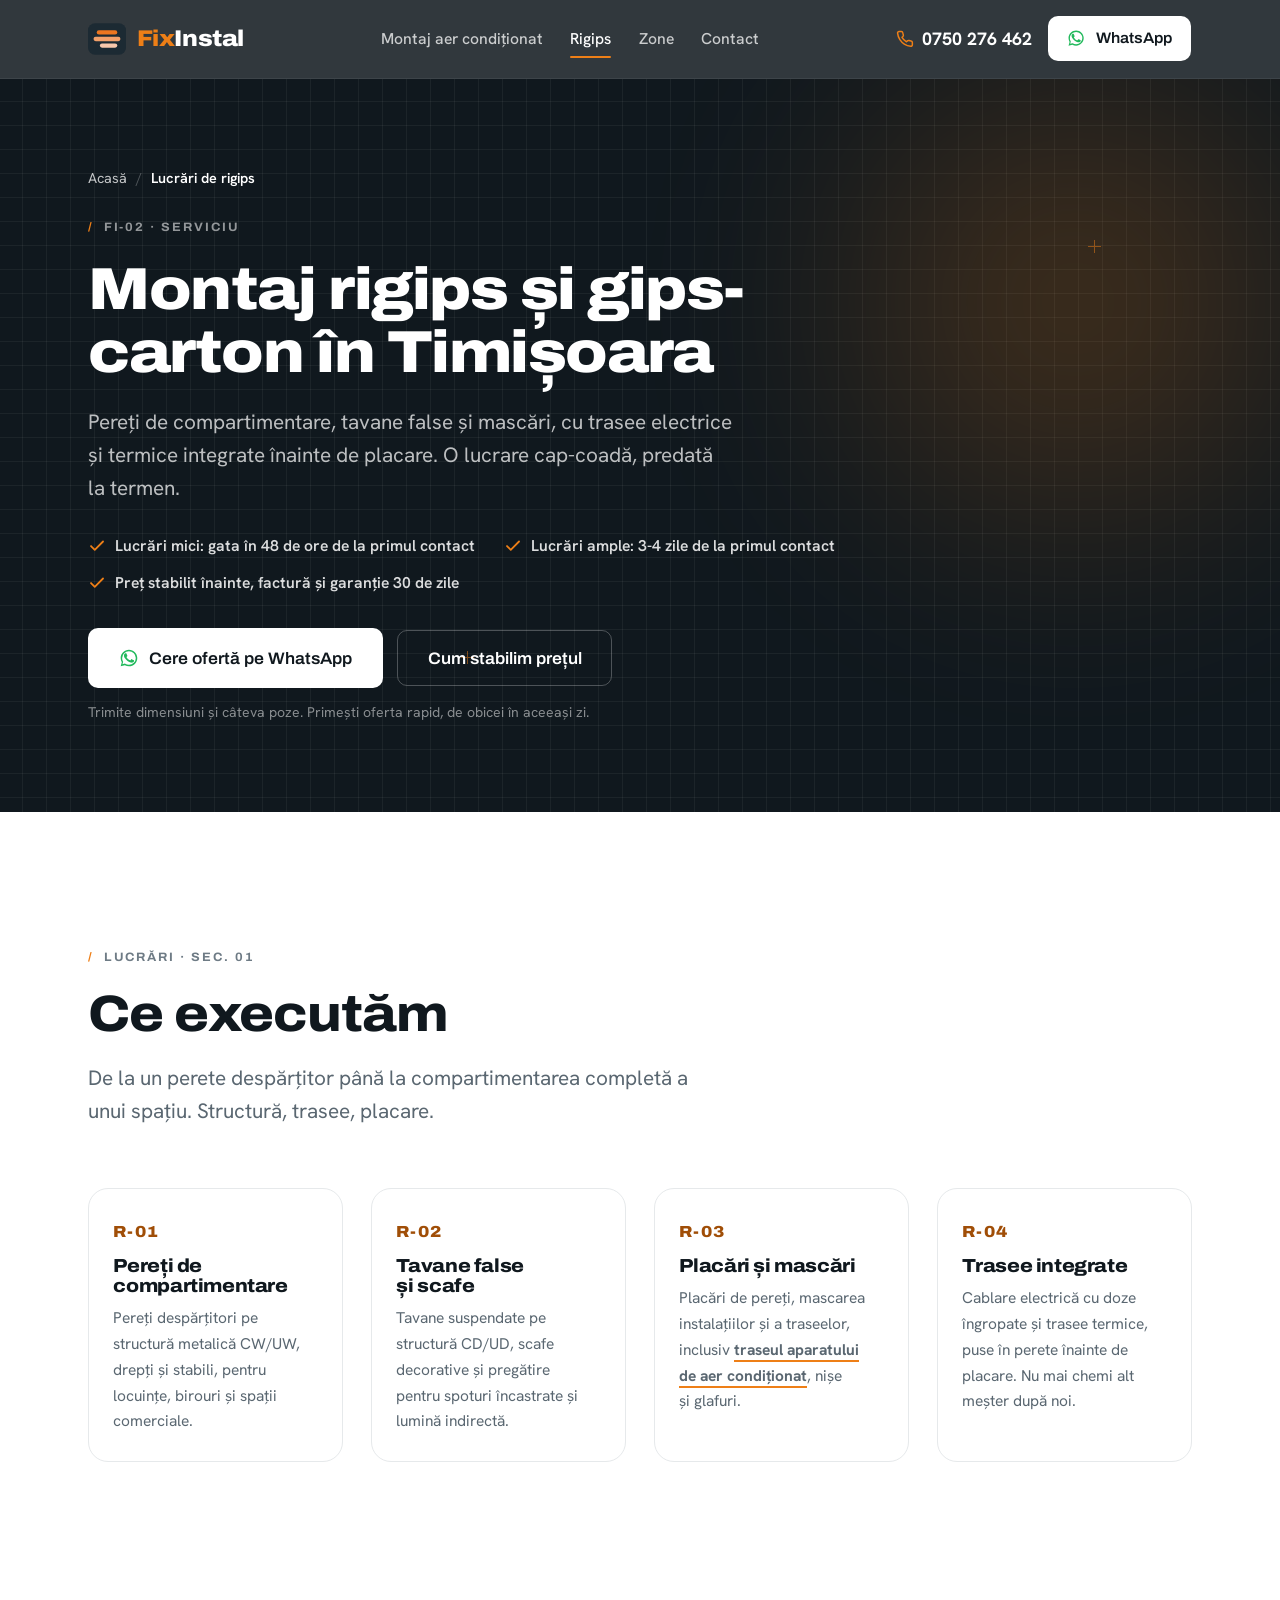
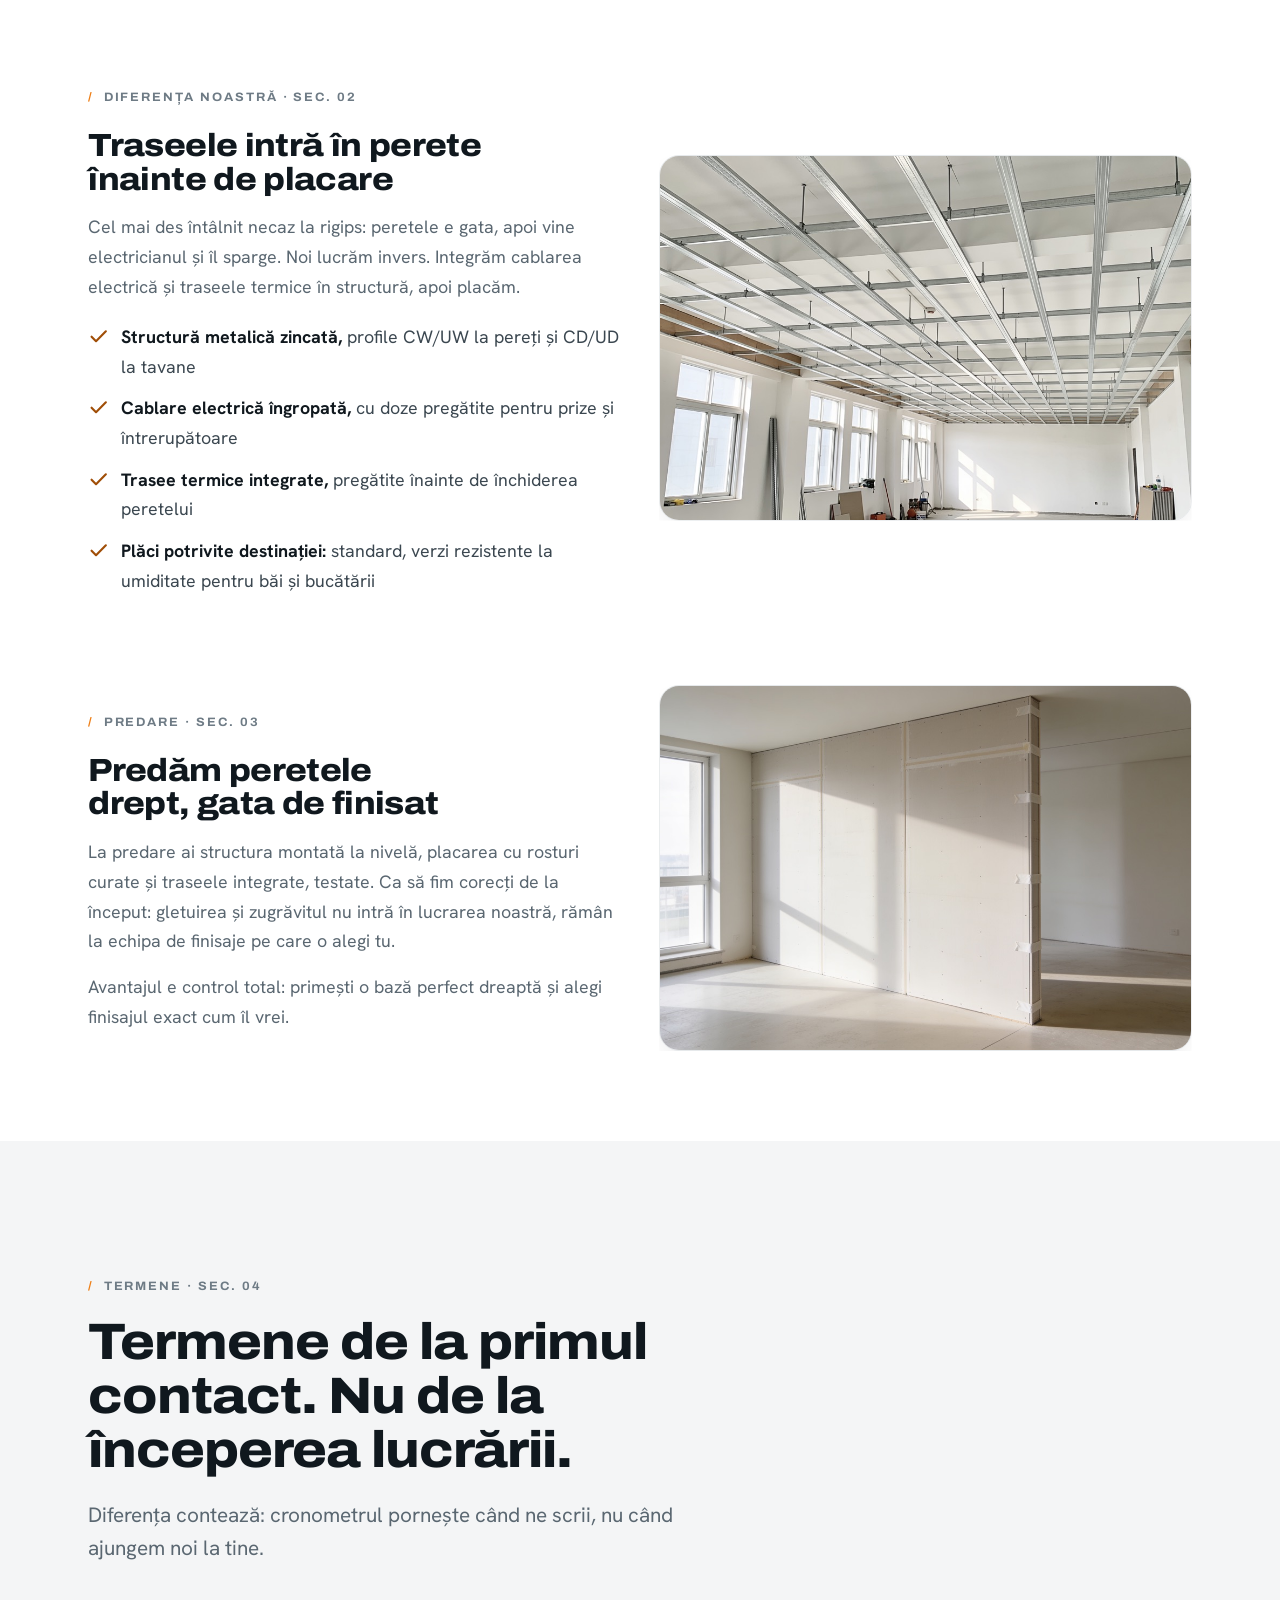
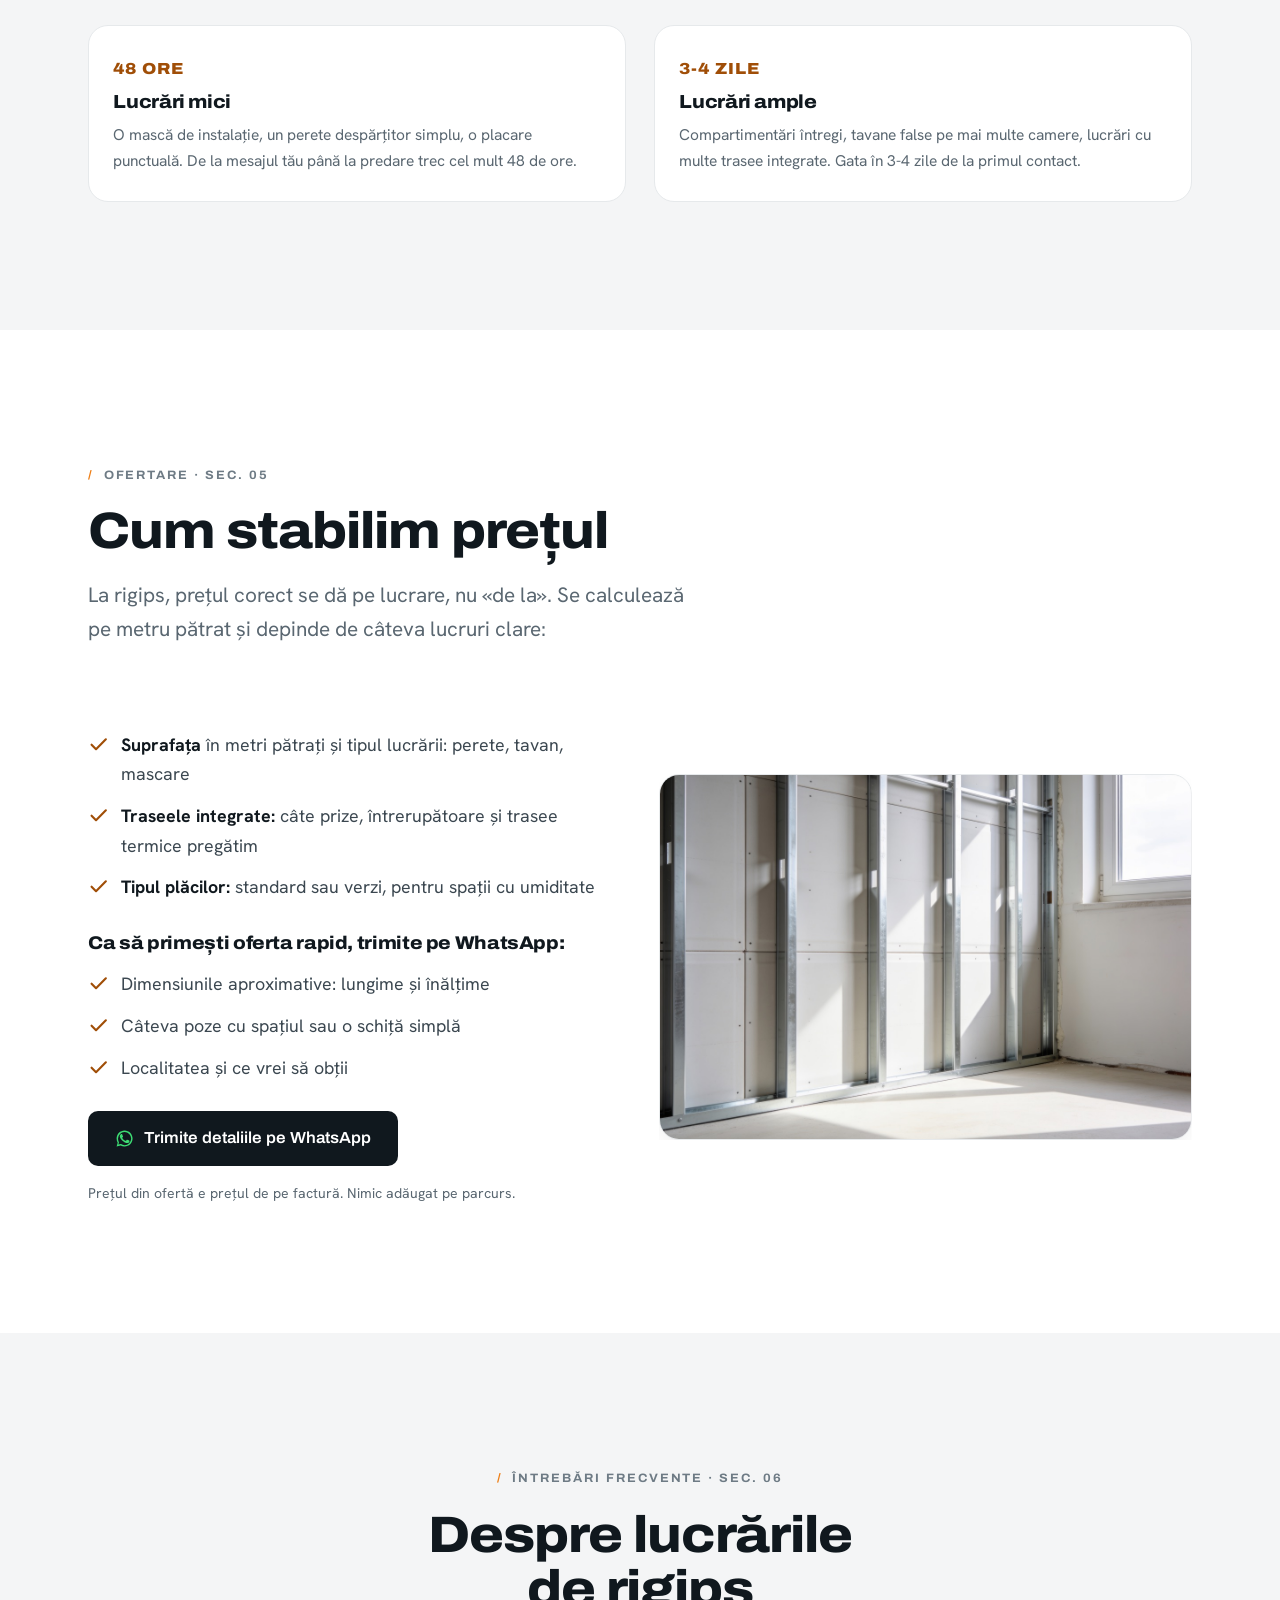
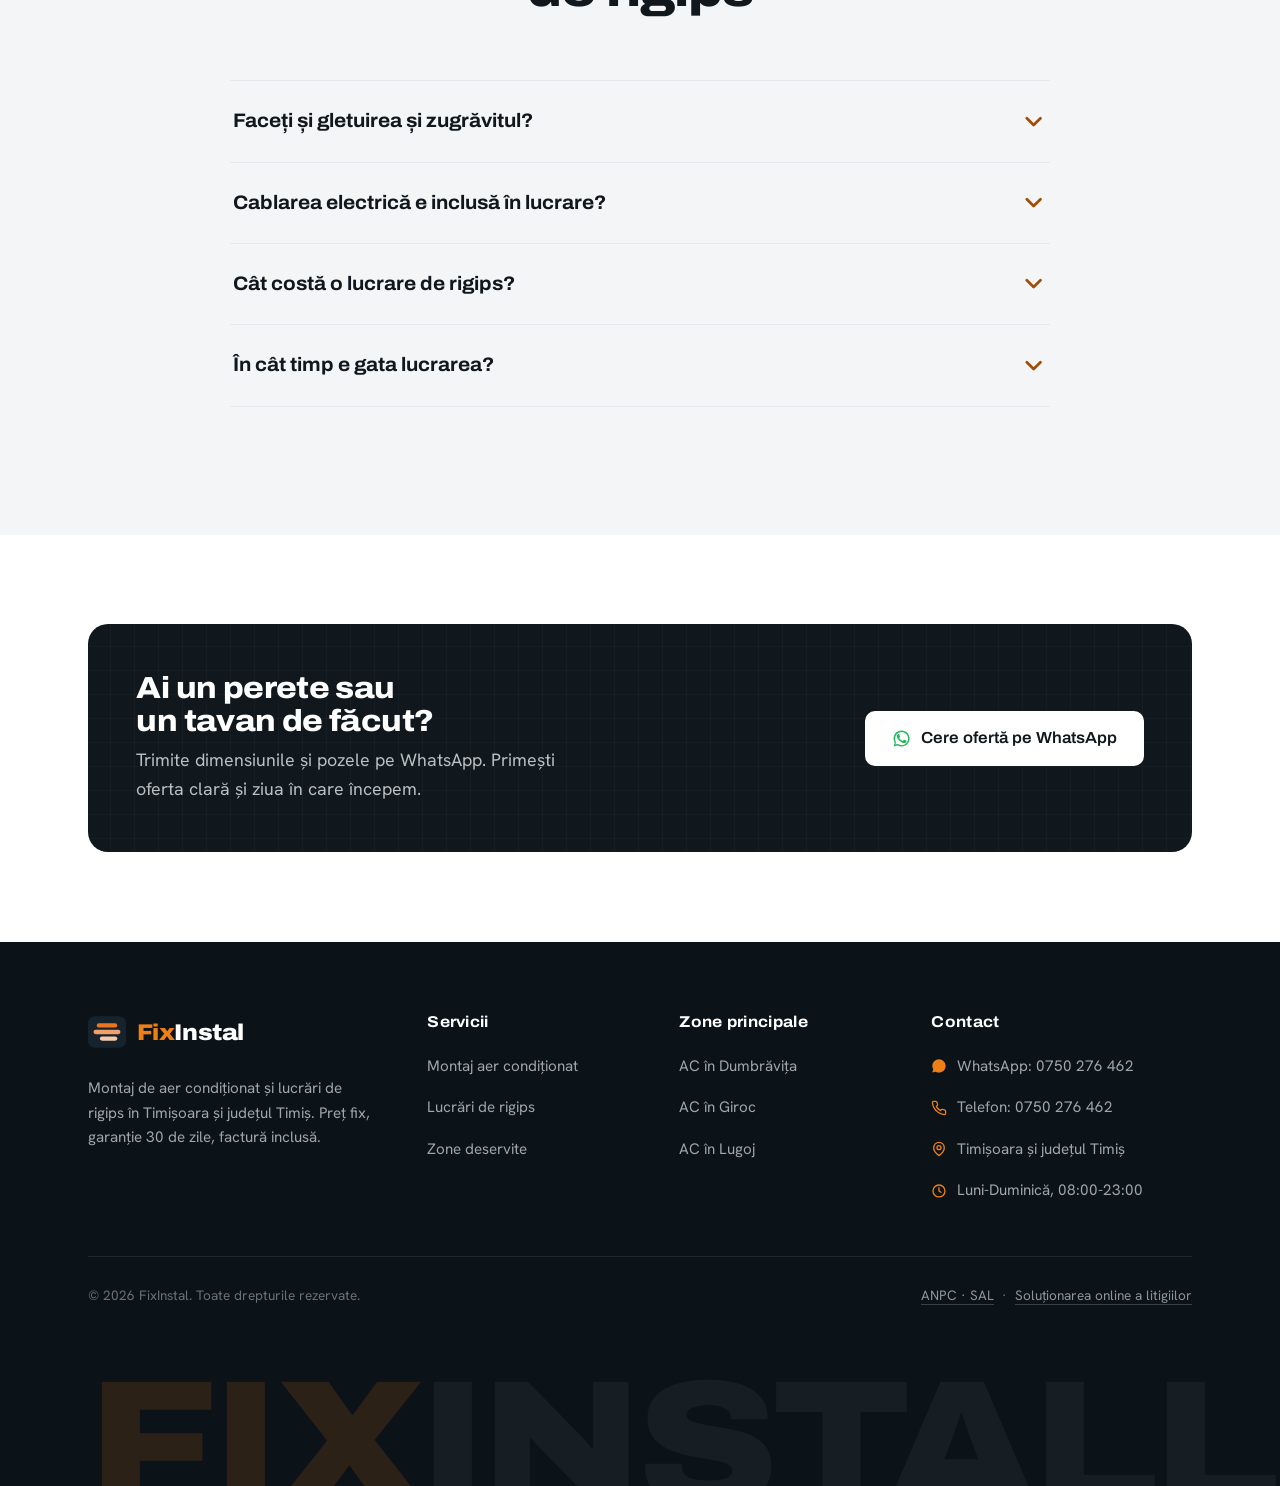
<file: montaj-rigips-timisoara.html>
<!doctype html>
<html lang="ro">
<head>
<meta charset="utf-8">
<meta name="viewport" content="width=device-width, initial-scale=1">
<title>Montaj Rigips Timișoara | Pereți, Tavane, Compartimentări</title>
<meta name="description" content="Lucrări în rigips și gips-carton în Timișoara: structură metalică, trasee electrice și termice integrate, placare curată. Lucrări mici gata în 48 de ore, ample în 3-4 zile de la primul contact. Ofertă pe WhatsApp.">
<meta name="theme-color" content="#10181e">
<link rel="canonical" href="https://fixinstal.com/montaj-rigips-timisoara.html">
<meta property="og:type" content="website">
<meta property="og:locale" content="ro_RO">
<meta property="og:site_name" content="FixInstal">
<meta property="og:url" content="https://fixinstal.com/montaj-rigips-timisoara.html">
<meta property="og:title" content="Montaj rigips în Timișoara | Structură, cablare integrată, placare">
<meta property="og:description" content="Pereți de compartimentare, tavane false, mascări. Lucrări mici în 48 de ore, ample în 3-4 zile de la primul contact.">
<meta property="og:image" content="https://fixinstal.com/assets/og.jpg">
<meta name="twitter:card" content="summary_large_image">
<link rel="icon" href="data:image/svg+xml,%3Csvg xmlns='http://www.w3.org/2000/svg' viewBox='0 0 48 48'%3E%3Crect width='48' height='48' rx='11' fill='%23112028'/%3E%3Crect x='11' y='13' width='26' height='5.6' rx='2.8' fill='%23ec7620'/%3E%3Crect x='7' y='21.2' width='34' height='5.6' rx='2.8' fill='%23f2a06a'/%3E%3Crect x='15' y='29.4' width='22' height='5.6' rx='2.8' fill='%23f8c8ac'/%3E%3C/svg%3E">
<link rel="preconnect" href="https://fonts.googleapis.com">
<link rel="preconnect" href="https://fonts.gstatic.com" crossorigin>
<link href="https://fonts.googleapis.com/css2?family=Archivo:wdth,wght@75..125,400..900&family=Hanken+Grotesk:wght@400;500;600;700&display=swap" rel="stylesheet">
<link rel="stylesheet" href="assets/site.css">
<script type="speculationrules">{"prerender":[{"where":{"href_matches":"/*"},"eagerness":"moderate"}]}</script>
</head>
<body>
<a class="skip" href="#main">Sari la conținut</a>

<header class="header on-dark">
  <div class="wrap nav">
    <a class="brand" href="index.html" aria-label="FixInstal, acasă">
      <svg class="mark" viewBox="0 0 48 40" aria-hidden="true"><rect width="48" height="40" rx="9" fill="#1c2a33"/><rect x="11" y="9" width="26" height="5.4" rx="2.7" fill="#ec7620"/><rect x="7" y="17.3" width="34" height="5.4" rx="2.7" fill="#f2a06a"/><rect x="15" y="25.6" width="22" height="5.4" rx="2.7" fill="#f8c8ac"/></svg>
      <span class="word"><span class="fix">Fix</span><span class="install">Instal</span></span>
    </a>
    <nav class="nav-links" aria-label="Navigare principală">
      <a href="montaj-aer-conditionat-timisoara.html">Montaj aer condiționat</a>
      <a href="montaj-rigips-timisoara.html" class="active" aria-current="page">Rigips</a>
      <a href="zone-deservite.html">Zone</a>
      <a href="contact.html">Contact</a>
    </nav>
    <div class="nav-right">
      <a class="nav-phone" href="tel:+40750276462">
        <svg viewBox="0 0 24 24" fill="none" stroke="currentColor" stroke-width="2" stroke-linecap="round" stroke-linejoin="round" aria-hidden="true"><path d="M22 16.92v3a2 2 0 0 1-2.18 2 19.79 19.79 0 0 1-8.63-3.07 19.5 19.5 0 0 1-6-6 19.79 19.79 0 0 1-3.07-8.67A2 2 0 0 1 4.11 2h3a2 2 0 0 1 2 1.72c.13.96.37 1.9.7 2.81a2 2 0 0 1-.45 2.11L8.09 9.91a16 16 0 0 0 6 6l1.27-1.27a2 2 0 0 1 2.11-.45c.9.33 1.85.57 2.81.7A2 2 0 0 1 22 16.92z"/></svg>
        0750 276 462
      </a>
      <a class="btn btn--inv" href="https://wa.me/40750276462?text=Bun%C4%83%20ziua%21%20A%C8%99%20dori%20o%20ofert%C4%83%20pentru%20o%20lucrare%20de%20rigips%20%C3%AEn%20Timi%C8%99oara." target="_blank" rel="noopener">
        <svg class="wa-ic" viewBox="0 0 24 24" fill="currentColor" aria-hidden="true"><path d="M17.5 14.4c-.3-.15-1.77-.87-2.04-.97-.27-.1-.47-.15-.67.15-.2.3-.77.96-.94 1.16-.17.2-.35.22-.65.07-.3-.15-1.26-.46-2.4-1.48-.9-.8-1.5-1.77-1.67-2.07-.17-.3-.02-.46.13-.61.13-.13.3-.35.45-.52.15-.17.2-.3.3-.5.1-.2.05-.37-.02-.52-.08-.15-.67-1.62-.92-2.22-.24-.58-.49-.5-.67-.51l-.57-.01c-.2 0-.52.07-.79.37-.27.3-1.04 1.02-1.04 2.48 0 1.46 1.07 2.88 1.22 3.08.15.2 2.1 3.2 5.08 4.49.71.3 1.26.49 1.69.63.71.22 1.36.19 1.87.12.57-.09 1.77-.72 2.02-1.42.25-.7.25-1.29.17-1.42-.07-.13-.27-.2-.57-.35z"/><path d="M12 2C6.48 2 2 6.48 2 12c0 1.85.5 3.58 1.38 5.07L2 22l5.05-1.33A9.96 9.96 0 0 0 12 22c5.52 0 10-4.48 10-10S17.52 2 12 2zm0 18.2c-1.66 0-3.2-.5-4.49-1.35l-.32-.2-2.99.78.8-2.92-.21-.34A8.16 8.16 0 0 1 3.8 12 8.2 8.2 0 1 1 12 20.2z"/></svg>
        WhatsApp
      </a>
      <button class="menu-btn" id="menuBtn" aria-label="Deschide meniul" aria-expanded="false" aria-controls="mobileMenu">
        <svg viewBox="0 0 24 24" fill="none" stroke="currentColor" stroke-width="2" stroke-linecap="round" aria-hidden="true"><path d="M3 6h18M3 12h18M3 18h18"/></svg>
      </button>
    </div>
  </div>
</header>

<div class="scrim" id="scrim"></div>
<aside class="mobile-menu on-dark" id="mobileMenu" aria-label="Meniu">
  <div class="mm-head">
    <span class="brand"><span class="word"><span class="fix">Fix</span><span class="install">Instal</span></span></span>
    <button class="menu-btn" id="menuClose" aria-label="Închide meniul">
      <svg viewBox="0 0 24 24" fill="none" stroke="currentColor" stroke-width="2" stroke-linecap="round" aria-hidden="true"><path d="M18 6 6 18M6 6l12 12"/></svg>
    </button>
  </div>
  <a class="mm-link" href="index.html">Acasă</a>
  <a class="mm-link" href="montaj-aer-conditionat-timisoara.html">Montaj aer condiționat</a>
  <a class="mm-link active" href="montaj-rigips-timisoara.html">Lucrări de rigips</a>
  <a class="mm-link" href="zone-deservite.html">Zone deservite</a>
  <a class="mm-link" href="contact.html">Contact</a>
  <a class="btn btn--inv" href="https://wa.me/40750276462?text=Bun%C4%83%20ziua%21%20A%C8%99%20dori%20o%20ofert%C4%83%20pentru%20o%20lucrare%20de%20rigips%20%C3%AEn%20Timi%C8%99oara." target="_blank" rel="noopener">Cere ofertă pe WhatsApp</a>
  <a class="btn btn--line-inv" href="tel:+40750276462">Sună: 0750 276 462</a>
</aside>

<main id="main" tabindex="-1">

<section class="page-hero on-dark">
  <div class="grid-bg" aria-hidden="true"></div>
  <div class="crosshairs" aria-hidden="true"><span style="right:14%;top:22%"></span><span style="left:36%;top:78%"></span></div>
  <div class="glow" aria-hidden="true"></div>
  <div class="wrap">
    <div class="inner stagger">
      <nav class="crumbs rv" aria-label="Breadcrumb">
        <a href="index.html">Acasă</a><span class="sep">/</span><span class="here">Lucrări de rigips</span>
      </nav>
      <span class="tag rv" style="margin-top:1.6rem;display:inline-flex">FI-02 · Serviciu</span>
      <h1 class="h-page rv">Montaj rigips și gips-carton în Timișoara</h1>
      <p class="lede rv">Pereți de compartimentare, tavane false și mascări, cu trasee electrice și termice integrate înainte de placare. O lucrare cap-coadă, predată la termen.</p>
      <div class="hero-points rv">
        <span class="pt"><svg viewBox="0 0 24 24" fill="none" stroke="currentColor" stroke-width="2.4" stroke-linecap="round" stroke-linejoin="round" aria-hidden="true"><path d="M20 6 9 17l-5-5"/></svg>Lucrări mici: gata în 48 de ore de la primul contact</span>
        <span class="pt"><svg viewBox="0 0 24 24" fill="none" stroke="currentColor" stroke-width="2.4" stroke-linecap="round" stroke-linejoin="round" aria-hidden="true"><path d="M20 6 9 17l-5-5"/></svg>Lucrări ample: 3-4 zile de la primul contact</span>
        <span class="pt"><svg viewBox="0 0 24 24" fill="none" stroke="currentColor" stroke-width="2.4" stroke-linecap="round" stroke-linejoin="round" aria-hidden="true"><path d="M20 6 9 17l-5-5"/></svg>Preț stabilit înainte, factură și garanție 30 de zile</span>
      </div>
      <div class="btnrow rv">
        <a class="btn btn--inv btn--lg" href="https://wa.me/40750276462?text=Bun%C4%83%20ziua%21%20A%C8%99%20dori%20o%20ofert%C4%83%20pentru%20o%20lucrare%20de%20rigips%20%C3%AEn%20Timi%C8%99oara." target="_blank" rel="noopener">
          <svg class="wa-ic" viewBox="0 0 24 24" fill="currentColor" aria-hidden="true"><path d="M17.5 14.4c-.3-.15-1.77-.87-2.04-.97-.27-.1-.47-.15-.67.15-.2.3-.77.96-.94 1.16-.17.2-.35.22-.65.07-.3-.15-1.26-.46-2.4-1.48-.9-.8-1.5-1.77-1.67-2.07-.17-.3-.02-.46.13-.61.13-.13.3-.35.45-.52.15-.17.2-.3.3-.5.1-.2.05-.37-.02-.52-.08-.15-.67-1.62-.92-2.22-.24-.58-.49-.5-.67-.51l-.57-.01c-.2 0-.52.07-.79.37-.27.3-1.04 1.02-1.04 2.48 0 1.46 1.07 2.88 1.22 3.08.15.2 2.1 3.2 5.08 4.49.71.3 1.26.49 1.69.63.71.22 1.36.19 1.87.12.57-.09 1.77-.72 2.02-1.42.25-.7.25-1.29.17-1.42-.07-.13-.27-.2-.57-.35z"/><path d="M12 2C6.48 2 2 6.48 2 12c0 1.85.5 3.58 1.38 5.07L2 22l5.05-1.33A9.96 9.96 0 0 0 12 22c5.52 0 10-4.48 10-10S17.52 2 12 2zm0 18.2c-1.66 0-3.2-.5-4.49-1.35l-.32-.2-2.99.78.8-2.92-.21-.34A8.16 8.16 0 0 1 3.8 12 8.2 8.2 0 1 1 12 20.2z"/></svg>
          Cere ofertă pe WhatsApp
        </a>
        <a class="btn btn--line-inv btn--lg" href="#oferta">Cum stabilim prețul</a>
      </div>
      <p class="btn-note rv">Trimite dimensiuni și câteva poze. Primești oferta rapid, de obicei în aceeași zi.</p>
    </div>
  </div>
</section>

<!-- CE EXECUTAM -->
<section class="section">
  <div class="wrap">
    <div class="head rv">
      <span class="tag">Lucrări · sec. 01</span>
      <h2 class="h-section">Ce executăm</h2>
      <p class="lede">De la un perete despărțitor până la compartimentarea completă a unui spațiu. Structură, trasee, placare.</p>
    </div>
    <div class="cards stagger">
      <div class="card rv">
        <span class="no">R-01</span>
        <h3>Pereți de compartimentare</h3>
        <p>Pereți despărțitori pe structură metalică CW/UW, drepți și stabili, pentru locuințe, birouri și spații comerciale.</p>
      </div>
      <div class="card rv">
        <span class="no">R-02</span>
        <h3>Tavane false și scafe</h3>
        <p>Tavane suspendate pe structură CD/UD, scafe decorative și pregătire pentru spoturi încastrate și lumină indirectă.</p>
      </div>
      <div class="card rv">
        <span class="no">R-03</span>
        <h3>Placări și mascări</h3>
        <p>Placări de pereți, mascarea instalațiilor și a traseelor, inclusiv <a class="text-link" href="montaj-aer-conditionat-timisoara.html">traseul aparatului de aer condiționat</a>, nișe și glafuri.</p>
      </div>
      <div class="card rv">
        <span class="no">R-04</span>
        <h3>Trasee integrate</h3>
        <p>Cablare electrică cu doze îngropate și trasee termice, puse în perete înainte de placare. Nu mai chemi alt meșter după noi.</p>
      </div>
    </div>
  </div>
</section>

<!-- STRUCTURA + CABLARE -->
<section class="section--sm">
  <div class="wrap">
    <div class="duo">
      <div class="txt rv">
        <span class="tag">Diferența noastră · sec. 02</span>
        <h3 style="margin-top:1.2rem">Traseele intră în perete înainte de placare</h3>
        <p>Cel mai des întâlnit necaz la rigips: peretele e gata, apoi vine electricianul și îl sparge. Noi lucrăm invers. Integrăm cablarea electrică și traseele termice în structură, apoi placăm.</p>
        <ul class="list-check">
          <li><svg viewBox="0 0 24 24" fill="none" stroke="currentColor" stroke-width="2.4" stroke-linecap="round" stroke-linejoin="round" aria-hidden="true"><path d="M20 6 9 17l-5-5"/></svg><span><b>Structură metalică zincată,</b> profile CW/UW la pereți și CD/UD la tavane</span></li>
          <li><svg viewBox="0 0 24 24" fill="none" stroke="currentColor" stroke-width="2.4" stroke-linecap="round" stroke-linejoin="round" aria-hidden="true"><path d="M20 6 9 17l-5-5"/></svg><span><b>Cablare electrică îngropată,</b> cu doze pregătite pentru prize și întrerupătoare</span></li>
          <li><svg viewBox="0 0 24 24" fill="none" stroke="currentColor" stroke-width="2.4" stroke-linecap="round" stroke-linejoin="round" aria-hidden="true"><path d="M20 6 9 17l-5-5"/></svg><span><b>Trasee termice integrate,</b> pregătite înainte de închiderea peretelui</span></li>
          <li><svg viewBox="0 0 24 24" fill="none" stroke="currentColor" stroke-width="2.4" stroke-linecap="round" stroke-linejoin="round" aria-hidden="true"><path d="M20 6 9 17l-5-5"/></svg><span><b>Plăci potrivite destinației:</b> standard, verzi rezistente la umiditate pentru băi și bucătării</span></li>
        </ul>
      </div>
      <div class="img wipe rv" data-d="1"><img src="assets/rigips-tavan.jpg" width="1200" height="675" alt="Structură metalică CD/UD pentru tavan fals, montată drept într-un spațiu luminos" loading="lazy"></div>
    </div>

    <div class="duo rev">
      <div class="img wipe rv"><img src="assets/rigips-finisat.jpg" width="1200" height="675" alt="Perete despărțitor din gips-carton, drept, cu rosturi curate, gata de finisat" loading="lazy"></div>
      <div class="txt rv" data-d="1">
        <span class="tag">Predare · sec. 03</span>
        <h3 style="margin-top:1.2rem">Predăm peretele drept, gata de finisat</h3>
        <p>La predare ai structura montată la nivelă, placarea cu rosturi curate și traseele integrate, testate. Ca să fim corecți de la început: gletuirea și zugrăvitul nu intră în lucrarea noastră, rămân la echipa de finisaje pe care o alegi tu.</p>
        <p>Avantajul e control total: primești o bază perfect dreaptă și alegi finisajul exact cum îl vrei.</p>
      </div>
    </div>
  </div>
</section>

<!-- TERMENE -->
<section class="section" style="background:var(--concrete)">
  <div class="wrap">
    <div class="head rv">
      <span class="tag">Termene · sec. 04</span>
      <h2 class="h-section">Termene de la primul contact. Nu de la începerea lucrării.</h2>
      <p class="lede">Diferența contează: cronometrul pornește când ne scrii, nu când ajungem noi la tine.</p>
    </div>
    <div class="cards" style="grid-template-columns:repeat(auto-fit,minmax(300px,1fr))">
      <div class="card rv">
        <span class="no num-tab">48 ORE</span>
        <h3>Lucrări mici</h3>
        <p>O mască de instalație, un perete despărțitor simplu, o placare punctuală. De la mesajul tău până la predare trec cel mult 48 de ore.</p>
      </div>
      <div class="card rv" data-d="1">
        <span class="no num-tab">3-4 ZILE</span>
        <h3>Lucrări ample</h3>
        <p>Compartimentări întregi, tavane false pe mai multe camere, lucrări cu multe trasee integrate. Gata în 3-4 zile de la primul contact.</p>
      </div>
    </div>
  </div>
</section>

<!-- CUM STABILIM PRETUL -->
<section class="section" id="oferta">
  <div class="wrap">
    <div class="head rv">
      <span class="tag">Ofertare · sec. 05</span>
      <h2 class="h-section">Cum stabilim prețul</h2>
      <p class="lede">La rigips, prețul corect se dă pe lucrare, nu «de la». Se calculează pe metru pătrat și depinde de câteva lucruri clare:</p>
    </div>
    <div class="duo" style="margin-top:clamp(2.5rem,5vw,4rem)">
      <div class="txt rv">
        <ul class="list-check">
          <li><svg viewBox="0 0 24 24" fill="none" stroke="currentColor" stroke-width="2.4" stroke-linecap="round" stroke-linejoin="round" aria-hidden="true"><path d="M20 6 9 17l-5-5"/></svg><span><b>Suprafața</b> în metri pătrați și tipul lucrării: perete, tavan, mascare</span></li>
          <li><svg viewBox="0 0 24 24" fill="none" stroke="currentColor" stroke-width="2.4" stroke-linecap="round" stroke-linejoin="round" aria-hidden="true"><path d="M20 6 9 17l-5-5"/></svg><span><b>Traseele integrate:</b> câte prize, întrerupătoare și trasee termice pregătim</span></li>
          <li><svg viewBox="0 0 24 24" fill="none" stroke="currentColor" stroke-width="2.4" stroke-linecap="round" stroke-linejoin="round" aria-hidden="true"><path d="M20 6 9 17l-5-5"/></svg><span><b>Tipul plăcilor:</b> standard sau verzi, pentru spații cu umiditate</span></li>
        </ul>
        <h3 style="font-size:1.15rem;margin-top:2rem">Ca să primești oferta rapid, trimite pe WhatsApp:</h3>
        <ul class="list-check" style="margin-top:1rem">
          <li><svg viewBox="0 0 24 24" fill="none" stroke="currentColor" stroke-width="2.4" stroke-linecap="round" stroke-linejoin="round" aria-hidden="true"><path d="M20 6 9 17l-5-5"/></svg><span>Dimensiunile aproximative: lungime și înălțime</span></li>
          <li><svg viewBox="0 0 24 24" fill="none" stroke="currentColor" stroke-width="2.4" stroke-linecap="round" stroke-linejoin="round" aria-hidden="true"><path d="M20 6 9 17l-5-5"/></svg><span>Câteva poze cu spațiul sau o schiță simplă</span></li>
          <li><svg viewBox="0 0 24 24" fill="none" stroke="currentColor" stroke-width="2.4" stroke-linecap="round" stroke-linejoin="round" aria-hidden="true"><path d="M20 6 9 17l-5-5"/></svg><span>Localitatea și ce vrei să obții</span></li>
        </ul>
        <div style="margin-top:1.8rem">
          <a class="btn btn--main" href="https://wa.me/40750276462?text=Bun%C4%83%20ziua%21%20A%C8%99%20dori%20o%20ofert%C4%83%20pentru%20o%20lucrare%20de%20rigips.%20V%C4%83%20trimit%20dimensiunile%20%C8%99i%20c%C3%A2teva%20poze." target="_blank" rel="noopener">
            <svg class="wa-ic" viewBox="0 0 24 24" fill="currentColor" aria-hidden="true"><path d="M17.5 14.4c-.3-.15-1.77-.87-2.04-.97-.27-.1-.47-.15-.67.15-.2.3-.77.96-.94 1.16-.17.2-.35.22-.65.07-.3-.15-1.26-.46-2.4-1.48-.9-.8-1.5-1.77-1.67-2.07-.17-.3-.02-.46.13-.61.13-.13.3-.35.45-.52.15-.17.2-.3.3-.5.1-.2.05-.37-.02-.52-.08-.15-.67-1.62-.92-2.22-.24-.58-.49-.5-.67-.51l-.57-.01c-.2 0-.52.07-.79.37-.27.3-1.04 1.02-1.04 2.48 0 1.46 1.07 2.88 1.22 3.08.15.2 2.1 3.2 5.08 4.49.71.3 1.26.49 1.69.63.71.22 1.36.19 1.87.12.57-.09 1.77-.72 2.02-1.42.25-.7.25-1.29.17-1.42-.07-.13-.27-.2-.57-.35z"/><path d="M12 2C6.48 2 2 6.48 2 12c0 1.85.5 3.58 1.38 5.07L2 22l5.05-1.33A9.96 9.96 0 0 0 12 22c5.52 0 10-4.48 10-10S17.52 2 12 2zm0 18.2c-1.66 0-3.2-.5-4.49-1.35l-.32-.2-2.99.78.8-2.92-.21-.34A8.16 8.16 0 0 1 3.8 12 8.2 8.2 0 1 1 12 20.2z"/></svg>
            Trimite detaliile pe WhatsApp
          </a>
        </div>
        <p class="btn-note rv">Prețul din ofertă e prețul de pe factură. Nimic adăugat pe parcurs.</p>
      </div>
      <div class="img wipe rv" data-d="1"><img src="assets/rigips.jpg" width="1200" height="825" alt="Structură de rigips cu plăci de gips-carton montate, într-o cameră cu lumină naturală" loading="lazy"></div>
    </div>
  </div>
</section>

<!-- FAQ -->
<section class="section" style="background:var(--concrete)">
  <div class="wrap">
    <div class="head center rv">
      <span class="tag">Întrebări frecvente · sec. 06</span>
      <h2 class="h-section">Despre lucrările de rigips</h2>
    </div>
    <div class="faq-list">
      <details class="faq rv">
        <summary>Faceți și gletuirea și zugrăvitul?<svg class="chev" viewBox="0 0 24 24" fill="none" stroke="currentColor" stroke-width="2.4" stroke-linecap="round" stroke-linejoin="round" aria-hidden="true"><path d="m6 9 6 6 6-6"/></svg></summary>
        <div class="ans"><p>Nu, și preferăm să fie clar de la început. Predăm structura, traseele integrate și placarea cu rosturi curate, adică peretele drept, gata de finisat. Gletuirea și zugrăvitul rămân la echipa de finisaje pe care o alegi tu.</p></div>
      </details>
      <details class="faq rv">
        <summary>Cablarea electrică e inclusă în lucrare?<svg class="chev" viewBox="0 0 24 24" fill="none" stroke="currentColor" stroke-width="2.4" stroke-linecap="round" stroke-linejoin="round" aria-hidden="true"><path d="m6 9 6 6 6-6"/></svg></summary>
        <div class="ans"><p>Da, integrăm cablarea electrică și traseele termice în perete înainte de placare: trasee, doze pentru prize și întrerupătoare, pregătire pentru spoturi la tavane. Le stabilim împreună la ofertare, ca totul să fie pus exact unde ai nevoie.</p></div>
      </details>
      <details class="faq rv">
        <summary>Cât costă o lucrare de rigips?<svg class="chev" viewBox="0 0 24 24" fill="none" stroke="currentColor" stroke-width="2.4" stroke-linecap="round" stroke-linejoin="round" aria-hidden="true"><path d="m6 9 6 6 6-6"/></svg></summary>
        <div class="ans"><p>Depinde de suprafață, tipul lucrării și traseele integrate, de aceea nu aruncăm un preț «de la» care apoi crește. Trimite dimensiunile și câteva poze pe WhatsApp și primești oferta clară, de obicei în aceeași zi. Prețul din ofertă e prețul final.</p></div>
      </details>
      <details class="faq rv">
        <summary>În cât timp e gata lucrarea?<svg class="chev" viewBox="0 0 24 24" fill="none" stroke="currentColor" stroke-width="2.4" stroke-linecap="round" stroke-linejoin="round" aria-hidden="true"><path d="m6 9 6 6 6-6"/></svg></summary>
        <div class="ans"><p>Lucrările mici sunt predate în cel mult 48 de ore de la primul tău mesaj. Lucrările ample, cum ar fi compartimentări întregi sau tavane pe mai multe camere, în 3-4 zile de la primul contact. Termenul exact ți-l confirmăm odată cu oferta.</p></div>
      </details>
    </div>
  </div>
</section>

<!-- CTA FINAL -->
<section class="section--sm">
  <div class="wrap">
    <div class="band">
      <div class="grid-bg" aria-hidden="true"></div>
      <div>
        <h3>Ai un perete sau un tavan de făcut?</h3>
        <p>Trimite dimensiunile și pozele pe WhatsApp. Primești oferta clară și ziua în care începem.</p>
      </div>
      <div class="btnrow">
        <a class="btn btn--inv" href="https://wa.me/40750276462?text=Bun%C4%83%20ziua%21%20A%C8%99%20dori%20o%20ofert%C4%83%20pentru%20o%20lucrare%20de%20rigips%20%C3%AEn%20Timi%C8%99oara." target="_blank" rel="noopener">
          <svg class="wa-ic" viewBox="0 0 24 24" fill="currentColor" aria-hidden="true"><path d="M17.5 14.4c-.3-.15-1.77-.87-2.04-.97-.27-.1-.47-.15-.67.15-.2.3-.77.96-.94 1.16-.17.2-.35.22-.65.07-.3-.15-1.26-.46-2.4-1.48-.9-.8-1.5-1.77-1.67-2.07-.17-.3-.02-.46.13-.61.13-.13.3-.35.45-.52.15-.17.2-.3.3-.5.1-.2.05-.37-.02-.52-.08-.15-.67-1.62-.92-2.22-.24-.58-.49-.5-.67-.51l-.57-.01c-.2 0-.52.07-.79.37-.27.3-1.04 1.02-1.04 2.48 0 1.46 1.07 2.88 1.22 3.08.15.2 2.1 3.2 5.08 4.49.71.3 1.26.49 1.69.63.71.22 1.36.19 1.87.12.57-.09 1.77-.72 2.02-1.42.25-.7.25-1.29.17-1.42-.07-.13-.27-.2-.57-.35z"/><path d="M12 2C6.48 2 2 6.48 2 12c0 1.85.5 3.58 1.38 5.07L2 22l5.05-1.33A9.96 9.96 0 0 0 12 22c5.52 0 10-4.48 10-10S17.52 2 12 2zm0 18.2c-1.66 0-3.2-.5-4.49-1.35l-.32-.2-2.99.78.8-2.92-.21-.34A8.16 8.16 0 0 1 3.8 12 8.2 8.2 0 1 1 12 20.2z"/></svg>
          Cere ofertă pe WhatsApp
        </a>
      </div>
    </div>
  </div>
</section>

</main>

<footer class="footer">
  <div class="wrap">
    <div class="footer-grid">
      <div>
        <span class="brand">
          <svg class="mark" viewBox="0 0 48 40" aria-hidden="true"><rect width="48" height="40" rx="9" fill="#16232c"/><rect x="11" y="9" width="26" height="5.4" rx="2.7" fill="#ec7620"/><rect x="7" y="17.3" width="34" height="5.4" rx="2.7" fill="#f2a06a"/><rect x="15" y="25.6" width="22" height="5.4" rx="2.7" fill="#f8c8ac"/></svg>
          <span class="word"><span class="fix">Fix</span><span class="install">Instal</span></span>
        </span>
        <p class="f-about">Montaj de aer condiționat și lucrări de rigips în Timișoara și județul Timiș. Preț fix, garanție 30 de zile, factură inclusă.</p>
      </div>
      <div>
        <h2>Servicii</h2>
        <ul>
          <li><a href="montaj-aer-conditionat-timisoara.html">Montaj aer condiționat</a></li>
          <li><a href="montaj-rigips-timisoara.html">Lucrări de rigips</a></li>
          <li><a href="zone-deservite.html">Zone deservite</a></li>
        </ul>
      </div>
      <div>
        <h2>Zone principale</h2>
        <ul>
          <li><a href="montaj-aer-conditionat-dumbravita.html">AC în Dumbrăvița</a></li>
          <li><a href="montaj-aer-conditionat-giroc.html">AC în Giroc</a></li>
          <li><a href="montaj-aer-conditionat-lugoj.html">AC în Lugoj</a></li>
        </ul>
      </div>
      <div class="f-contact">
        <h2>Contact</h2>
        <ul>
          <li><a href="https://wa.me/40750276462" target="_blank" rel="noopener"><svg viewBox="0 0 24 24" fill="currentColor" aria-hidden="true"><path d="M12 2C6.48 2 2 6.48 2 12c0 1.85.5 3.58 1.38 5.07L2 22l5.05-1.33A9.96 9.96 0 0 0 12 22c5.52 0 10-4.48 10-10S17.52 2 12 2z"/></svg>WhatsApp: 0750 276 462</a></li>
          <li><a href="tel:+40750276462"><svg viewBox="0 0 24 24" fill="none" stroke="currentColor" stroke-width="2" stroke-linecap="round" stroke-linejoin="round" aria-hidden="true"><path d="M22 16.92v3a2 2 0 0 1-2.18 2 19.79 19.79 0 0 1-8.63-3.07 19.5 19.5 0 0 1-6-6 19.79 19.79 0 0 1-3.07-8.67A2 2 0 0 1 4.11 2h3a2 2 0 0 1 2 1.72c.13.96.37 1.9.7 2.81a2 2 0 0 1-.45 2.11L8.09 9.91a16 16 0 0 0 6 6l1.27-1.27a2 2 0 0 1 2.11-.45c.9.33 1.85.57 2.81.7A2 2 0 0 1 22 16.92z"/></svg>Telefon: 0750 276 462</a></li>
          <li><svg viewBox="0 0 24 24" fill="none" stroke="currentColor" stroke-width="2" stroke-linecap="round" stroke-linejoin="round" aria-hidden="true"><path d="M20 10c0 6-8 12-8 12s-8-6-8-12a8 8 0 0 1 16 0z"/><circle cx="12" cy="10" r="3"/></svg>Timișoara și județul Timiș</li>
          <li><svg viewBox="0 0 24 24" fill="none" stroke="currentColor" stroke-width="2" stroke-linecap="round" stroke-linejoin="round" aria-hidden="true"><circle cx="12" cy="12" r="9"/><path d="M12 7v5l3 2"/></svg>Luni-Duminică, 08:00-23:00</li>
        </ul>
      </div>
    </div>
    <div class="footer-bottom">
      <span>© <span id="year">2026</span> FixInstal. Toate drepturile rezervate.</span>
      <span><a href="https://anpc.ro/ce-este-sal/" target="_blank" rel="noopener">ANPC · SAL</a> &nbsp;·&nbsp; <a href="https://ec.europa.eu/consumers/odr" target="_blank" rel="noopener">Soluționarea online a litigiilor</a></span>
    </div>
    <div class="mega" aria-hidden="true"><span class="fx">FIX</span>INSTALL</div>
  </div>
</footer>

<nav class="mbar" aria-label="Acțiuni rapide">
  <a class="btn btn--line" href="tel:+40750276462" style="background:#fff">
    <svg viewBox="0 0 24 24" fill="none" stroke="currentColor" stroke-width="2" stroke-linecap="round" stroke-linejoin="round" aria-hidden="true"><path d="M22 16.92v3a2 2 0 0 1-2.18 2 19.79 19.79 0 0 1-8.63-3.07 19.5 19.5 0 0 1-6-6 19.79 19.79 0 0 1-3.07-8.67A2 2 0 0 1 4.11 2h3a2 2 0 0 1 2 1.72c.13.96.37 1.9.7 2.81a2 2 0 0 1-.45 2.11L8.09 9.91a16 16 0 0 0 6 6l1.27-1.27a2 2 0 0 1 2.11-.45c.9.33 1.85.57 2.81.7A2 2 0 0 1 22 16.92z"/></svg>
    Sună
  </a>
  <a class="btn btn--main" href="https://wa.me/40750276462?text=Bun%C4%83%20ziua%21%20A%C8%99%20dori%20o%20ofert%C4%83%20pentru%20o%20lucrare%20de%20rigips." target="_blank" rel="noopener">
    <svg class="wa-ic" viewBox="0 0 24 24" fill="currentColor" aria-hidden="true"><path d="M17.5 14.4c-.3-.15-1.77-.87-2.04-.97-.27-.1-.47-.15-.67.15-.2.3-.77.96-.94 1.16-.17.2-.35.22-.65.07-.3-.15-1.26-.46-2.4-1.48-.9-.8-1.5-1.77-1.67-2.07-.17-.3-.02-.46.13-.61.13-.13.3-.35.45-.52.15-.17.2-.3.3-.5.1-.2.05-.37-.02-.52-.08-.15-.67-1.62-.92-2.22-.24-.58-.49-.5-.67-.51l-.57-.01c-.2 0-.52.07-.79.37-.27.3-1.04 1.02-1.04 2.48 0 1.46 1.07 2.88 1.22 3.08.15.2 2.1 3.2 5.08 4.49.71.3 1.26.49 1.69.63.71.22 1.36.19 1.87.12.57-.09 1.77-.72 2.02-1.42.25-.7.25-1.29.17-1.42-.07-.13-.27-.2-.57-.35z"/><path d="M12 2C6.48 2 2 6.48 2 12c0 1.85.5 3.58 1.38 5.07L2 22l5.05-1.33A9.96 9.96 0 0 0 12 22c5.52 0 10-4.48 10-10S17.52 2 12 2z"/></svg>
    WhatsApp
  </a>
</nav>

<script type="application/ld+json">
{
  "@context":"https://schema.org",
  "@graph":[
    {
      "@type":"Service",
      "serviceType":"Lucrări de rigips și gips-carton",
      "name":"Montaj rigips în Timișoara",
      "provider":{"@type":["LocalBusiness","HVACBusiness"],"@id":"https://fixinstal.com/#business","name":"FixInstal","telephone":"+40750276462","address":{"@type":"PostalAddress","addressLocality":"Timișoara","addressRegion":"Timiș","addressCountry":"RO"}},
      "areaServed":{"@type":"AdministrativeArea","name":"Județul Timiș, România"},
      "description":"Pereți de compartimentare, tavane false, placări și mascări, cu structură metalică zincată și trasee electrice și termice integrate înainte de placare."
    },
    {
      "@type":"BreadcrumbList",
      "itemListElement":[
        {"@type":"ListItem","position":1,"name":"Acasă","item":"https://fixinstal.com/"},
        {"@type":"ListItem","position":2,"name":"Lucrări de rigips","item":"https://fixinstal.com/montaj-rigips-timisoara.html"}
      ]
    },
    {
      "@type":"FAQPage",
      "mainEntity":[
        {"@type":"Question","name":"Faceți și gletuirea și zugrăvitul?","acceptedAnswer":{"@type":"Answer","text":"Nu. Predăm structura, traseele integrate și placarea cu rosturi curate, adică peretele drept, gata de finisat. Gletuirea și zugrăvitul rămân la echipa de finisaje pe care o alegi tu."}},
        {"@type":"Question","name":"Cablarea electrică e inclusă în lucrare?","acceptedAnswer":{"@type":"Answer","text":"Da, integrăm cablarea electrică și traseele termice în perete înainte de placare: trasee, doze pentru prize și întrerupătoare, pregătire pentru spoturi la tavane."}},
        {"@type":"Question","name":"Cât costă o lucrare de rigips?","acceptedAnswer":{"@type":"Answer","text":"Depinde de suprafață, tipul lucrării și traseele integrate. Trimite dimensiunile și câteva poze pe WhatsApp și primești oferta clară, de obicei în aceeași zi. Prețul din ofertă e prețul final."}},
        {"@type":"Question","name":"În cât timp e gata lucrarea?","acceptedAnswer":{"@type":"Answer","text":"Lucrările mici sunt predate în cel mult 48 de ore de la primul mesaj. Lucrările ample, în 3-4 zile de la primul contact."}}
      ]
    }
  ]
}
</script>
<script src="assets/site.js" defer></script>
</body>
</html>
</file>
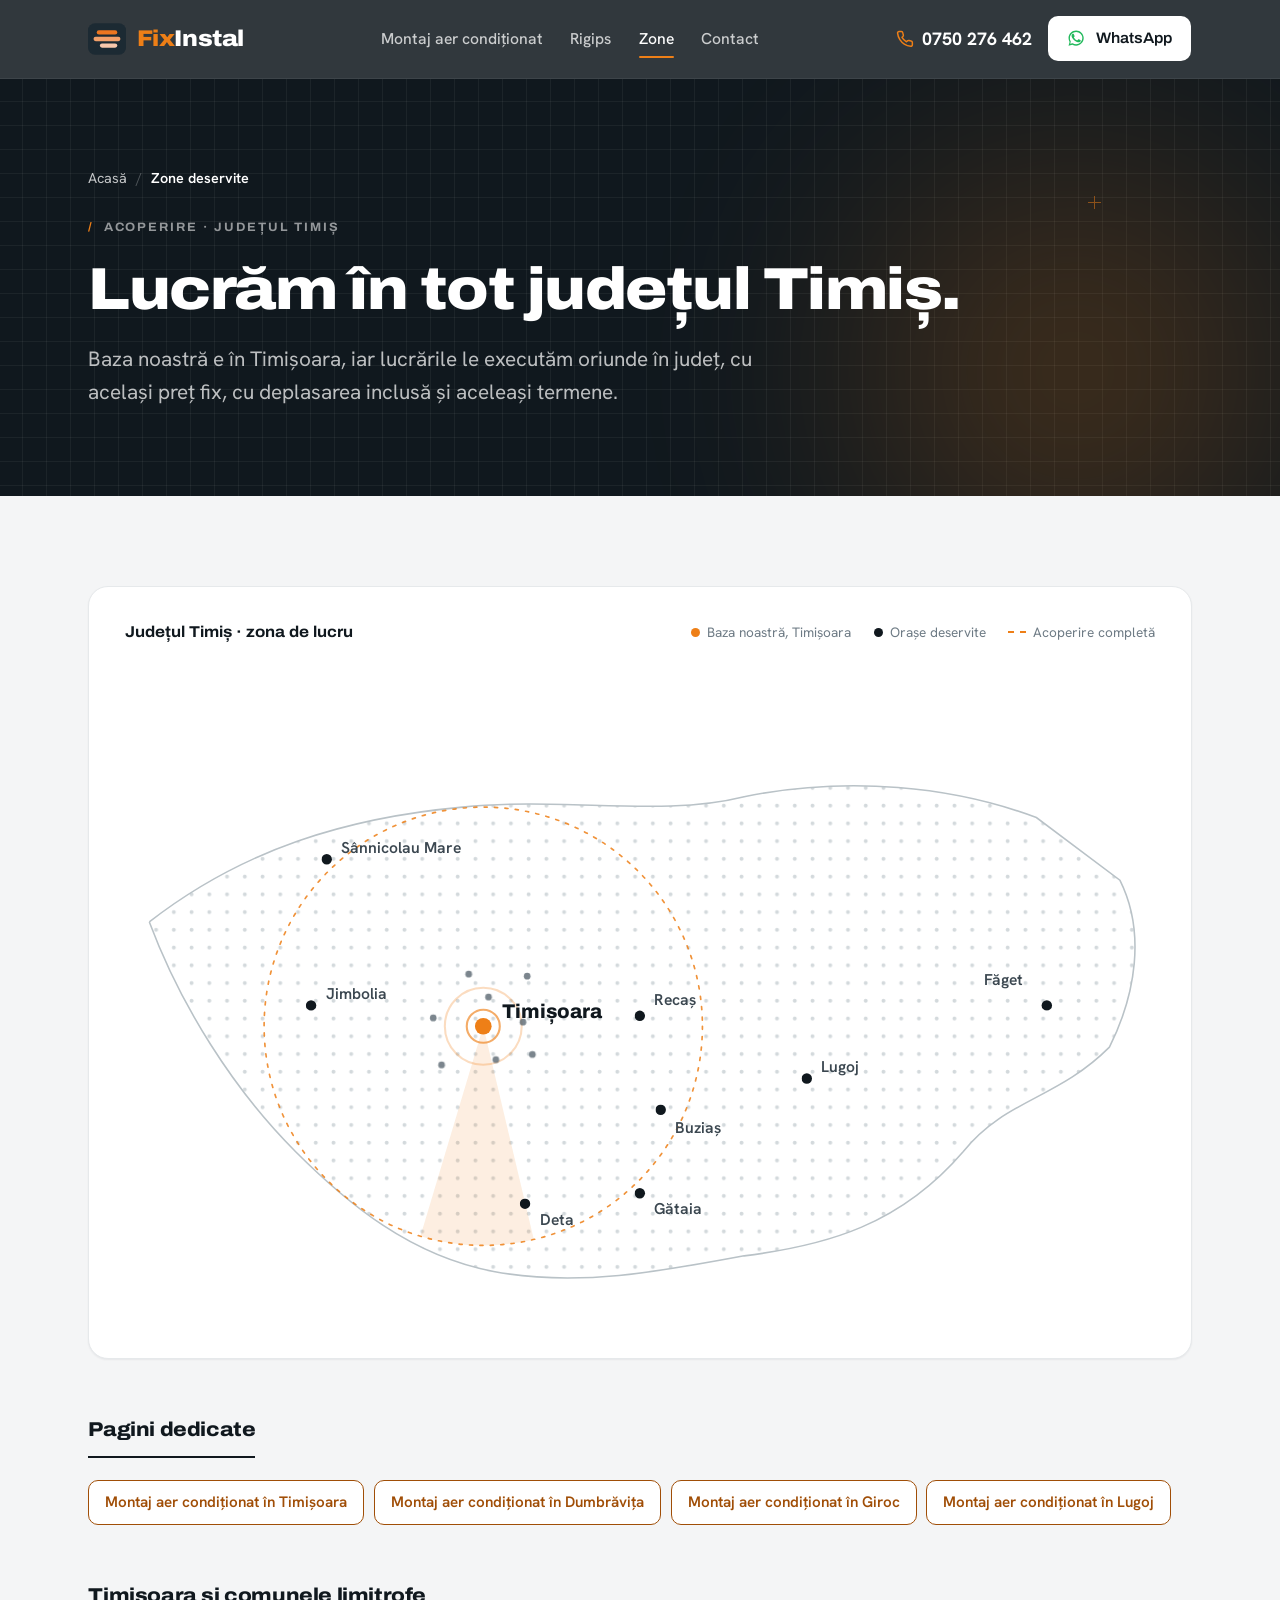
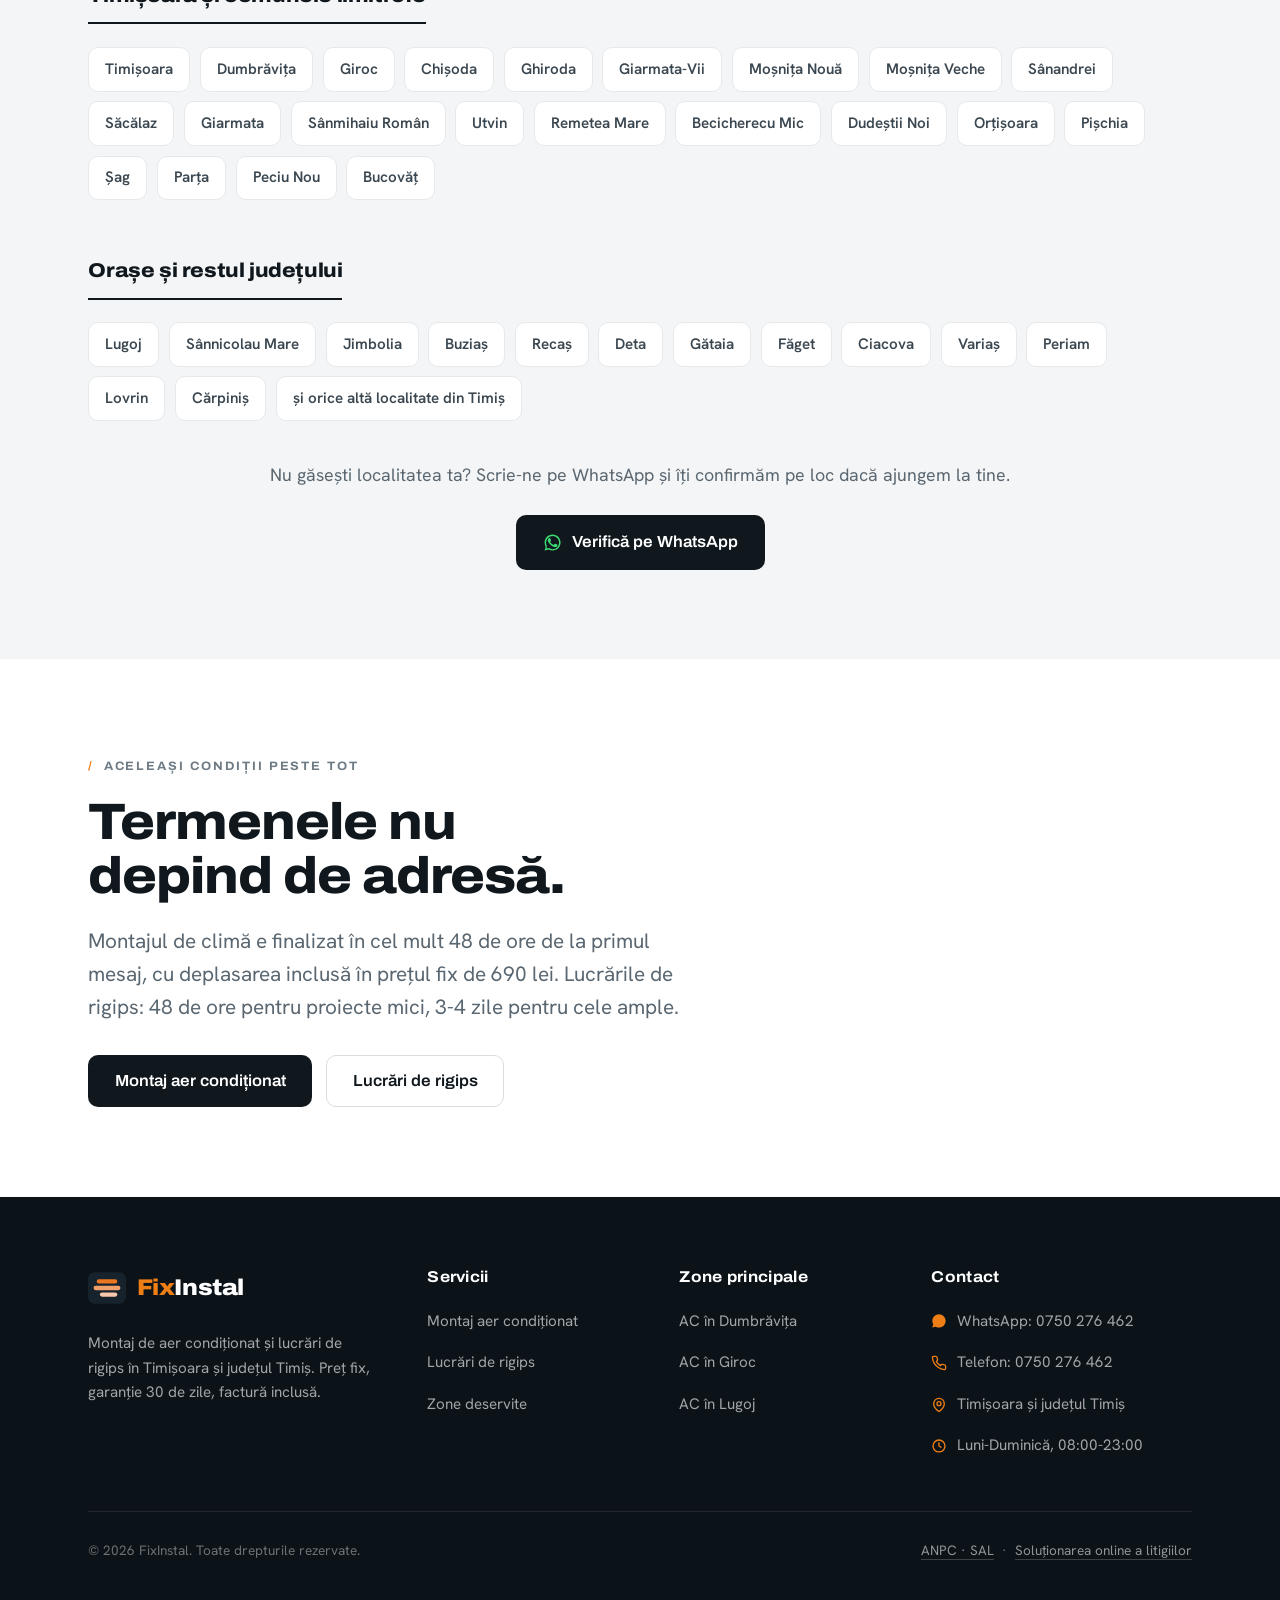
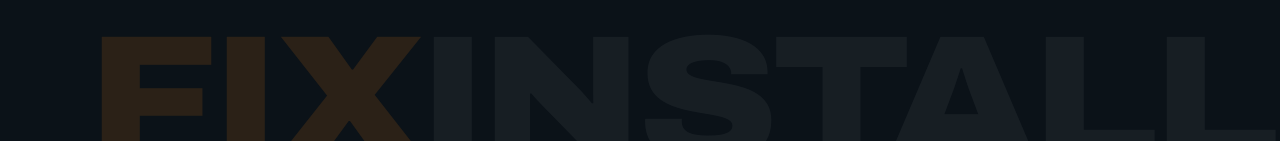
<file: zone-deservite.html>
<!doctype html>
<html lang="ro">
<head>
<meta charset="utf-8">
<meta name="viewport" content="width=device-width, initial-scale=1">
<title>Zone Deservite | Montaj AC și Rigips în Județul Timiș | FixInstal</title>
<meta name="description" content="FixInstal lucrează în Timișoara și în tot județul Timiș: Dumbrăvița, Giroc, Moșnița Nouă, Lugoj, Sânnicolau Mare și restul localităților. Preț fix cu deplasare inclusă, lucrare finalizată în 48 de ore de la primul contact.">
<meta name="theme-color" content="#10181e">
<link rel="canonical" href="https://fixinstal.com/zone-deservite.html">
<meta property="og:type" content="website">
<meta property="og:locale" content="ro_RO">
<meta property="og:site_name" content="FixInstal">
<meta property="og:url" content="https://fixinstal.com/zone-deservite.html">
<meta property="og:title" content="Zone deservite | FixInstal lucrează în tot județul Timiș">
<meta property="og:description" content="Timișoara, comunele limitrofe și orașele din județ. Preț fix și termene clare, oriunde ajungem.">
<meta property="og:image" content="https://fixinstal.com/assets/og.jpg">
<meta name="twitter:card" content="summary_large_image">
<link rel="icon" href="data:image/svg+xml,%3Csvg xmlns='http://www.w3.org/2000/svg' viewBox='0 0 48 48'%3E%3Crect width='48' height='48' rx='11' fill='%23112028'/%3E%3Crect x='11' y='13' width='26' height='5.6' rx='2.8' fill='%23ec7620'/%3E%3Crect x='7' y='21.2' width='34' height='5.6' rx='2.8' fill='%23f2a06a'/%3E%3Crect x='15' y='29.4' width='22' height='5.6' rx='2.8' fill='%23f8c8ac'/%3E%3C/svg%3E">
<link rel="preconnect" href="https://fonts.googleapis.com">
<link rel="preconnect" href="https://fonts.gstatic.com" crossorigin>
<link href="https://fonts.googleapis.com/css2?family=Archivo:wdth,wght@75..125,400..900&family=Hanken+Grotesk:wght@400;500;600;700&display=swap" rel="stylesheet">
<link rel="stylesheet" href="assets/site.css">
<script type="speculationrules">{"prerender":[{"where":{"href_matches":"/*"},"eagerness":"moderate"}]}</script>
</head>
<body>
<a class="skip" href="#main">Sari la conținut</a>

<header class="header on-dark">
  <div class="wrap nav">
    <a class="brand" href="index.html" aria-label="FixInstal, acasă">
      <svg class="mark" viewBox="0 0 48 40" aria-hidden="true"><rect width="48" height="40" rx="9" fill="#1c2a33"/><rect x="11" y="9" width="26" height="5.4" rx="2.7" fill="#ec7620"/><rect x="7" y="17.3" width="34" height="5.4" rx="2.7" fill="#f2a06a"/><rect x="15" y="25.6" width="22" height="5.4" rx="2.7" fill="#f8c8ac"/></svg>
      <span class="word"><span class="fix">Fix</span><span class="install">Instal</span></span>
    </a>
    <nav class="nav-links" aria-label="Navigare principală">
      <a href="montaj-aer-conditionat-timisoara.html">Montaj aer condiționat</a>
      <a href="montaj-rigips-timisoara.html">Rigips</a>
      <a href="zone-deservite.html" class="active" aria-current="page">Zone</a>
      <a href="contact.html">Contact</a>
    </nav>
    <div class="nav-right">
      <a class="nav-phone" href="tel:+40750276462"><svg viewBox="0 0 24 24" fill="none" stroke="currentColor" stroke-width="2" stroke-linecap="round" stroke-linejoin="round" aria-hidden="true"><path d="M22 16.92v3a2 2 0 0 1-2.18 2 19.79 19.79 0 0 1-8.63-3.07 19.5 19.5 0 0 1-6-6 19.79 19.79 0 0 1-3.07-8.67A2 2 0 0 1 4.11 2h3a2 2 0 0 1 2 1.72c.13.96.37 1.9.7 2.81a2 2 0 0 1-.45 2.11L8.09 9.91a16 16 0 0 0 6 6l1.27-1.27a2 2 0 0 1 2.11-.45c.9.33 1.85.57 2.81.7A2 2 0 0 1 22 16.92z"/></svg> 0750 276 462</a>
      <a class="btn btn--inv" href="https://wa.me/40750276462?text=Bun%C4%83%20ziua%21%20Ajunge%C8%9Bi%20%C8%99i%20%C3%AEn%20localitatea%20mea%3F" target="_blank" rel="noopener"><svg class="wa-ic" viewBox="0 0 24 24" fill="currentColor" aria-hidden="true"><path d="M17.5 14.4c-.3-.15-1.77-.87-2.04-.97-.27-.1-.47-.15-.67.15-.2.3-.77.96-.94 1.16-.17.2-.35.22-.65.07-.3-.15-1.26-.46-2.4-1.48-.9-.8-1.5-1.77-1.67-2.07-.17-.3-.02-.46.13-.61.13-.13.3-.35.45-.52.15-.17.2-.3.3-.5.1-.2.05-.37-.02-.52-.08-.15-.67-1.62-.92-2.22-.24-.58-.49-.5-.67-.51l-.57-.01c-.2 0-.52.07-.79.37-.27.3-1.04 1.02-1.04 2.48 0 1.46 1.07 2.88 1.22 3.08.15.2 2.1 3.2 5.08 4.49.71.3 1.26.49 1.69.63.71.22 1.36.19 1.87.12.57-.09 1.77-.72 2.02-1.42.25-.7.25-1.29.17-1.42-.07-.13-.27-.2-.57-.35z"/><path d="M12 2C6.48 2 2 6.48 2 12c0 1.85.5 3.58 1.38 5.07L2 22l5.05-1.33A9.96 9.96 0 0 0 12 22c5.52 0 10-4.48 10-10S17.52 2 12 2zm0 18.2c-1.66 0-3.2-.5-4.49-1.35l-.32-.2-2.99.78.8-2.92-.21-.34A8.16 8.16 0 0 1 3.8 12 8.2 8.2 0 1 1 12 20.2z"/></svg> WhatsApp</a>
      <button class="menu-btn" id="menuBtn" aria-label="Deschide meniul" aria-expanded="false" aria-controls="mobileMenu">
        <svg viewBox="0 0 24 24" fill="none" stroke="currentColor" stroke-width="2" stroke-linecap="round" aria-hidden="true"><path d="M3 6h18M3 12h18M3 18h18"/></svg>
      </button>
    </div>
  </div>
</header>

<div class="scrim" id="scrim"></div>
<aside class="mobile-menu on-dark" id="mobileMenu" aria-label="Meniu">
  <div class="mm-head">
    <span class="brand"><span class="word"><span class="fix">Fix</span><span class="install">Instal</span></span></span>
    <button class="menu-btn" id="menuClose" aria-label="Închide meniul">
      <svg viewBox="0 0 24 24" fill="none" stroke="currentColor" stroke-width="2" stroke-linecap="round" aria-hidden="true"><path d="M18 6 6 18M6 6l12 12"/></svg>
    </button>
  </div>
  <a class="mm-link" href="index.html">Acasă</a>
  <a class="mm-link" href="montaj-aer-conditionat-timisoara.html">Montaj aer condiționat</a>
  <a class="mm-link" href="montaj-rigips-timisoara.html">Lucrări de rigips</a>
  <a class="mm-link active" href="zone-deservite.html">Zone deservite</a>
  <a class="mm-link" href="contact.html">Contact</a>
  <a class="btn btn--inv" href="https://wa.me/40750276462?text=Bun%C4%83%20ziua%21%20Ajunge%C8%9Bi%20%C8%99i%20%C3%AEn%20localitatea%20mea%3F" target="_blank" rel="noopener">Scrie-ne pe WhatsApp</a>
  <a class="btn btn--line-inv" href="tel:+40750276462">Sună: 0750 276 462</a>
</aside>

<main id="main" tabindex="-1">

<section class="page-hero on-dark">
  <div class="grid-bg" aria-hidden="true"></div>
  <div class="crosshairs" aria-hidden="true"><span style="right:14%;top:28%"></span></div>
  <div class="glow" aria-hidden="true"></div>
  <div class="wrap">
    <div class="inner stagger">
      <nav class="crumbs rv" aria-label="Breadcrumb">
        <a href="index.html">Acasă</a><span class="sep">/</span><span class="here">Zone deservite</span>
      </nav>
      <span class="tag rv" style="margin-top:1.6rem;display:inline-flex">Acoperire · județul Timiș</span>
      <h1 class="h-page rv">Lucrăm în tot județul Timiș.</h1>
      <p class="lede rv">Baza noastră e în Timișoara, iar lucrările le executăm oriunde în județ, cu același preț fix, cu deplasarea inclusă și aceleași termene.</p>
    </div>
  </div>
</section>

<section class="section--sm" style="background:var(--concrete)">
  <div class="wrap">

    <div class="mapcard" style="margin-top:0">
      <div class="map-head">
        <span class="map-title">Județul Timiș · zona de lucru</span>
        <div class="map-legend">
          <span><i class="l-hq"></i>Baza noastră, Timișoara</span>
          <span><i class="l-city"></i>Orașe deservite</span>
          <span><i class="l-radius"></i>Acoperire completă</span>
        </div>
      </div>
      <svg class="mapviz" viewBox="0 0 1000 640" role="img" aria-label="Harta județului Timiș cu zona de acoperire FixInstal: Timișoara și toate orașele din județ">
        <defs>
          <pattern id="dotp" width="17" height="17" patternUnits="userSpaceOnUse">
            <circle cx="2.5" cy="2.5" r="1.9" fill="#d3d9dc"/>
          </pattern>
          <clipPath id="county">
            <path d="M 30 250 C 120 180, 220 150, 330 140 C 430 130, 520 150, 600 130 C 700 110, 800 120, 880 150 L 960 210 C 985 260, 975 320, 950 370 C 900 420, 850 420, 810 470 C 750 540, 680 560, 600 570 C 520 585, 440 600, 360 585 C 280 570, 220 520, 170 470 C 110 410, 60 330, 30 250 Z"/>
          </clipPath>
        </defs>
        <g clip-path="url(#county)">
          <rect x="0" y="0" width="1000" height="640" fill="url(#dotp)"/>
          <g class="anim" opacity=".13">
            <path d="M350,350 L560,350 A210,210 0 0 1 531.9,455 Z" fill="#ee7f17">
              <animateTransform attributeName="transform" type="rotate" from="0 350 350" to="360 350 350" dur="9s" repeatCount="indefinite"/>
            </path>
          </g>
        </g>
        <path class="county-line" pathLength="1" d="M 30 250 C 120 180, 220 150, 330 140 C 430 130, 520 150, 600 130 C 700 110, 800 120, 880 150 L 960 210 C 985 260, 975 320, 950 370 C 900 420, 850 420, 810 470 C 750 540, 680 560, 600 570 C 520 585, 440 600, 360 585 C 280 570, 220 520, 170 470 C 110 410, 60 330, 30 250 Z" fill="none" stroke="#b9c2c7" stroke-width="1.5"/>
        <circle cx="350" cy="350" r="210" fill="none" stroke="#ee7f17" stroke-width="1.6" stroke-dasharray="3 7" stroke-linecap="round" opacity=".85"/>
        <circle class="anim" cx="350" cy="350" r="12" fill="none" stroke="#ee7f17" stroke-width="2">
          <animate attributeName="r" values="10;52" dur="3s" repeatCount="indefinite"/>
          <animate attributeName="opacity" values=".75;0" dur="3s" repeatCount="indefinite"/>
        </circle>
        <circle class="anim" cx="350" cy="350" r="12" fill="none" stroke="#ee7f17" stroke-width="2">
          <animate attributeName="r" values="10;52" dur="3s" begin="1.5s" repeatCount="indefinite"/>
          <animate attributeName="opacity" values=".75;0" dur="3s" begin="1.5s" repeatCount="indefinite"/>
        </circle>
        <g class="city" style="animation-delay:.2s"><circle cx="350" cy="350" r="8" fill="#ee7f17"/><text x="368" y="342" font-family="Archivo" font-weight="800" font-size="19" fill="#10181e">Timișoara</text></g>
        <g font-family="Hanken Grotesk" font-weight="600" font-size="15" fill="#3b4750">
          <g class="city" style="animation-delay:.45s"><circle cx="200" cy="190" r="5" fill="#10181e"/><text x="214" y="184">Sânnicolau Mare</text></g>
          <g class="city" style="animation-delay:.55s"><circle cx="185" cy="330" r="5" fill="#10181e"/><text x="199" y="324">Jimbolia</text></g>
          <g class="city" style="animation-delay:.65s"><circle cx="660" cy="400" r="5" fill="#10181e"/><text x="674" y="394">Lugoj</text></g>
          <g class="city" style="animation-delay:.75s"><circle cx="520" cy="430" r="5" fill="#10181e"/><text x="534" y="452">Buziaș</text></g>
          <g class="city" style="animation-delay:.85s"><circle cx="890" cy="330" r="5" fill="#10181e"/><text x="830" y="310">Făget</text></g>
          <g class="city" style="animation-delay:.95s"><circle cx="390" cy="520" r="5" fill="#10181e"/><text x="404" y="540">Deta</text></g>
          <g class="city" style="animation-delay:1.05s"><circle cx="500" cy="340" r="5" fill="#10181e"/><text x="514" y="330">Recaș</text></g>
          <g class="city" style="animation-delay:1.15s"><circle cx="500" cy="510" r="5" fill="#10181e"/><text x="514" y="530">Gătaia</text></g>
        </g>
        <g fill="#5a6771" opacity=".8">
          <circle class="city" style="animation-delay:1.2s" cx="355" cy="322" r="3.2"/><circle class="city" style="animation-delay:1.25s" cx="362" cy="382" r="3.2"/><circle class="city" style="animation-delay:1.3s" cx="302" cy="342" r="3.2"/><circle class="city" style="animation-delay:1.35s" cx="388" cy="346" r="3.2"/><circle class="city" style="animation-delay:1.4s" cx="397" cy="377" r="3.2"/><circle class="city" style="animation-delay:1.45s" cx="336" cy="300" r="3.2"/><circle class="city" style="animation-delay:1.5s" cx="392" cy="302" r="3.2"/><circle class="city" style="animation-delay:1.55s" cx="310" cy="387" r="3.2"/>
        </g>
      </svg>
    </div>

    <div class="zone-group rv">
      <h2>Pagini dedicate</h2>
      <div class="zone-tags">
        <a href="montaj-aer-conditionat-timisoara.html">Montaj aer condiționat în Timișoara</a>
        <a href="montaj-aer-conditionat-dumbravita.html">Montaj aer condiționat în Dumbrăvița</a>
        <a href="montaj-aer-conditionat-giroc.html">Montaj aer condiționat în Giroc</a>
        <a href="montaj-aer-conditionat-lugoj.html">Montaj aer condiționat în Lugoj</a>
      </div>
    </div>

    <div class="zone-group rv">
      <h2>Timișoara și comunele limitrofe</h2>
      <div class="zone-tags">
        <span>Timișoara</span><span>Dumbrăvița</span><span>Giroc</span><span>Chișoda</span><span>Ghiroda</span><span>Giarmata-Vii</span><span>Moșnița Nouă</span><span>Moșnița Veche</span><span>Sânandrei</span><span>Săcălaz</span><span>Giarmata</span><span>Sânmihaiu Român</span><span>Utvin</span><span>Remetea Mare</span><span>Becicherecu Mic</span><span>Dudeștii Noi</span><span>Orțișoara</span><span>Pișchia</span><span>Șag</span><span>Parța</span><span>Peciu Nou</span><span>Bucovăț</span>
      </div>
    </div>

    <div class="zone-group rv">
      <h2>Orașe și restul județului</h2>
      <div class="zone-tags">
        <span>Lugoj</span><span>Sânnicolau Mare</span><span>Jimbolia</span><span>Buziaș</span><span>Recaș</span><span>Deta</span><span>Gătaia</span><span>Făget</span><span>Ciacova</span><span>Variaș</span><span>Periam</span><span>Lovrin</span><span>Cărpiniș</span><span>și orice altă localitate din Timiș</span>
      </div>
    </div>

    <p class="cover-note rv">Nu găsești localitatea ta? Scrie-ne pe WhatsApp și îți confirmăm pe loc dacă ajungem la tine.</p>
    <div class="cover-cta rv">
      <a class="btn btn--main" href="https://wa.me/40750276462?text=Bun%C4%83%20ziua%21%20Ajunge%C8%9Bi%20%C8%99i%20%C3%AEn%20localitatea%20mea%3F" target="_blank" rel="noopener"><svg class="wa-ic" viewBox="0 0 24 24" fill="currentColor" aria-hidden="true"><path d="M17.5 14.4c-.3-.15-1.77-.87-2.04-.97-.27-.1-.47-.15-.67.15-.2.3-.77.96-.94 1.16-.17.2-.35.22-.65.07-.3-.15-1.26-.46-2.4-1.48-.9-.8-1.5-1.77-1.67-2.07-.17-.3-.02-.46.13-.61.13-.13.3-.35.45-.52.15-.17.2-.3.3-.5.1-.2.05-.37-.02-.52-.08-.15-.67-1.62-.92-2.22-.24-.58-.49-.5-.67-.51l-.57-.01c-.2 0-.52.07-.79.37-.27.3-1.04 1.02-1.04 2.48 0 1.46 1.07 2.88 1.22 3.08.15.2 2.1 3.2 5.08 4.49.71.3 1.26.49 1.69.63.71.22 1.36.19 1.87.12.57-.09 1.77-.72 2.02-1.42.25-.7.25-1.29.17-1.42-.07-.13-.27-.2-.57-.35z"/><path d="M12 2C6.48 2 2 6.48 2 12c0 1.85.5 3.58 1.38 5.07L2 22l5.05-1.33A9.96 9.96 0 0 0 12 22c5.52 0 10-4.48 10-10S17.52 2 12 2zm0 18.2c-1.66 0-3.2-.5-4.49-1.35l-.32-.2-2.99.78.8-2.92-.21-.34A8.16 8.16 0 0 1 3.8 12 8.2 8.2 0 1 1 12 20.2z"/></svg> Verifică pe WhatsApp</a>
    </div>
  </div>
</section>

<section class="section--sm">
  <div class="wrap">
    <div class="head rv">
      <span class="tag">Aceleași condiții peste tot</span>
      <h2 class="h-section">Termenele nu depind de adresă.</h2>
      <p class="lede">Montajul de climă e finalizat în cel mult 48 de ore de la primul mesaj, cu deplasarea inclusă în prețul fix de 690 lei. Lucrările de rigips: 48 de ore pentru proiecte mici, 3-4 zile pentru cele ample.</p>
    </div>
    <div class="btnrow rv" style="margin-top:2rem">
      <a class="btn btn--main" href="montaj-aer-conditionat-timisoara.html">Montaj aer condiționat</a>
      <a class="btn btn--line" href="montaj-rigips-timisoara.html">Lucrări de rigips</a>
    </div>
  </div>
</section>

</main>

<footer class="footer">
  <div class="wrap">
    <div class="footer-grid">
      <div>
        <span class="brand">
          <svg class="mark" viewBox="0 0 48 40" aria-hidden="true"><rect width="48" height="40" rx="9" fill="#16232c"/><rect x="11" y="9" width="26" height="5.4" rx="2.7" fill="#ec7620"/><rect x="7" y="17.3" width="34" height="5.4" rx="2.7" fill="#f2a06a"/><rect x="15" y="25.6" width="22" height="5.4" rx="2.7" fill="#f8c8ac"/></svg>
          <span class="word"><span class="fix">Fix</span><span class="install">Instal</span></span>
        </span>
        <p class="f-about">Montaj de aer condiționat și lucrări de rigips în Timișoara și județul Timiș. Preț fix, garanție 30 de zile, factură inclusă.</p>
      </div>
      <div>
        <h2>Servicii</h2>
        <ul>
          <li><a href="montaj-aer-conditionat-timisoara.html">Montaj aer condiționat</a></li>
          <li><a href="montaj-rigips-timisoara.html">Lucrări de rigips</a></li>
          <li><a href="zone-deservite.html">Zone deservite</a></li>
        </ul>
      </div>
      <div>
        <h2>Zone principale</h2>
        <ul>
          <li><a href="montaj-aer-conditionat-dumbravita.html">AC în Dumbrăvița</a></li>
          <li><a href="montaj-aer-conditionat-giroc.html">AC în Giroc</a></li>
          <li><a href="montaj-aer-conditionat-lugoj.html">AC în Lugoj</a></li>
        </ul>
      </div>
      <div class="f-contact">
        <h2>Contact</h2>
        <ul>
          <li><a href="https://wa.me/40750276462" target="_blank" rel="noopener"><svg viewBox="0 0 24 24" fill="currentColor" aria-hidden="true"><path d="M12 2C6.48 2 2 6.48 2 12c0 1.85.5 3.58 1.38 5.07L2 22l5.05-1.33A9.96 9.96 0 0 0 12 22c5.52 0 10-4.48 10-10S17.52 2 12 2z"/></svg>WhatsApp: 0750 276 462</a></li>
          <li><a href="tel:+40750276462"><svg viewBox="0 0 24 24" fill="none" stroke="currentColor" stroke-width="2" stroke-linecap="round" stroke-linejoin="round" aria-hidden="true"><path d="M22 16.92v3a2 2 0 0 1-2.18 2 19.79 19.79 0 0 1-8.63-3.07 19.5 19.5 0 0 1-6-6 19.79 19.79 0 0 1-3.07-8.67A2 2 0 0 1 4.11 2h3a2 2 0 0 1 2 1.72c.13.96.37 1.9.7 2.81a2 2 0 0 1-.45 2.11L8.09 9.91a16 16 0 0 0 6 6l1.27-1.27a2 2 0 0 1 2.11-.45c.9.33 1.85.57 2.81.7A2 2 0 0 1 22 16.92z"/></svg>Telefon: 0750 276 462</a></li>
          <li><svg viewBox="0 0 24 24" fill="none" stroke="currentColor" stroke-width="2" stroke-linecap="round" stroke-linejoin="round" aria-hidden="true"><path d="M20 10c0 6-8 12-8 12s-8-6-8-12a8 8 0 0 1 16 0z"/><circle cx="12" cy="10" r="3"/></svg>Timișoara și județul Timiș</li>
          <li><svg viewBox="0 0 24 24" fill="none" stroke="currentColor" stroke-width="2" stroke-linecap="round" stroke-linejoin="round" aria-hidden="true"><circle cx="12" cy="12" r="9"/><path d="M12 7v5l3 2"/></svg>Luni-Duminică, 08:00-23:00</li>
        </ul>
      </div>
    </div>
    <div class="footer-bottom">
      <span>© <span id="year">2026</span> FixInstal. Toate drepturile rezervate.</span>
      <span><a href="https://anpc.ro/ce-este-sal/" target="_blank" rel="noopener">ANPC · SAL</a> &nbsp;·&nbsp; <a href="https://ec.europa.eu/consumers/odr" target="_blank" rel="noopener">Soluționarea online a litigiilor</a></span>
    </div>
    <div class="mega" aria-hidden="true"><span class="fx">FIX</span>INSTALL</div>
  </div>
</footer>

<nav class="mbar" aria-label="Acțiuni rapide">
  <a class="btn btn--line" href="tel:+40750276462" style="background:#fff"><svg viewBox="0 0 24 24" fill="none" stroke="currentColor" stroke-width="2" stroke-linecap="round" stroke-linejoin="round" aria-hidden="true"><path d="M22 16.92v3a2 2 0 0 1-2.18 2 19.79 19.79 0 0 1-8.63-3.07 19.5 19.5 0 0 1-6-6 19.79 19.79 0 0 1-3.07-8.67A2 2 0 0 1 4.11 2h3a2 2 0 0 1 2 1.72c.13.96.37 1.9.7 2.81a2 2 0 0 1-.45 2.11L8.09 9.91a16 16 0 0 0 6 6l1.27-1.27a2 2 0 0 1 2.11-.45c.9.33 1.85.57 2.81.7A2 2 0 0 1 22 16.92z"/></svg> Sună</a>
  <a class="btn btn--main" href="https://wa.me/40750276462?text=Bun%C4%83%20ziua%21%20Ajunge%C8%9Bi%20%C8%99i%20%C3%AEn%20localitatea%20mea%3F" target="_blank" rel="noopener"><svg class="wa-ic" viewBox="0 0 24 24" fill="currentColor" aria-hidden="true"><path d="M17.5 14.4c-.3-.15-1.77-.87-2.04-.97-.27-.1-.47-.15-.67.15-.2.3-.77.96-.94 1.16-.17.2-.35.22-.65.07-.3-.15-1.26-.46-2.4-1.48-.9-.8-1.5-1.77-1.67-2.07-.17-.3-.02-.46.13-.61.13-.13.3-.35.45-.52.15-.17.2-.3.3-.5.1-.2.05-.37-.02-.52-.08-.15-.67-1.62-.92-2.22-.24-.58-.49-.5-.67-.51l-.57-.01c-.2 0-.52.07-.79.37-.27.3-1.04 1.02-1.04 2.48 0 1.46 1.07 2.88 1.22 3.08.15.2 2.1 3.2 5.08 4.49.71.3 1.26.49 1.69.63.71.22 1.36.19 1.87.12.57-.09 1.77-.72 2.02-1.42.25-.7.25-1.29.17-1.42-.07-.13-.27-.2-.57-.35z"/><path d="M12 2C6.48 2 2 6.48 2 12c0 1.85.5 3.58 1.38 5.07L2 22l5.05-1.33A9.96 9.96 0 0 0 12 22c5.52 0 10-4.48 10-10S17.52 2 12 2zm0 18.2c-1.66 0-3.2-.5-4.49-1.35l-.32-.2-2.99.78.8-2.92-.21-.34A8.16 8.16 0 0 1 3.8 12 8.2 8.2 0 1 1 12 20.2z"/></svg> WhatsApp</a>
</nav>

<script type="application/ld+json">
{
  "@context":"https://schema.org",
  "@type":"BreadcrumbList",
  "itemListElement":[
    {"@type":"ListItem","position":1,"name":"Acasă","item":"https://fixinstal.com/"},
    {"@type":"ListItem","position":2,"name":"Zone deservite","item":"https://fixinstal.com/zone-deservite.html"}
  ]
}
</script>
<script src="assets/site.js" defer></script>
</body>
</html>
</file>
<file: assets/site.css>
/* ============================================================
   FixInstall · design system v5 "spec-sheet"
   Limbaj: desen tehnic. Grid blueprint 24px, linii de cotă,
   numerotare FI-01/FI-02, title-block, corner ticks.
   Culori: ink #10181e · alb · beton #f4f5f6 · accent #ee7f17 (5-10%)
   Fonturi: Archivo (display, stretch 110%) + Hanken Grotesk (text)
   ============================================================ */
:root{
  --brand:#ee7f17;
  --brand-600:#df700e;
  --brand-800:#a04e07;
  --brand-tint:#fdf1e4;
  --wa:#22b95c;

  --ink:#10181e;
  --body:#3b4750;
  --slate:#5a6771;
  --muted:#6e7b85;

  --bg:#ffffff;
  --concrete:#f4f5f6;
  --line:#e6e9eb;
  --line-2:#d8dde0;

  --dark:#10181e;
  --dark-2:#152029;
  --dark-line:rgba(255,255,255,.09);
  --dark-text:rgba(255,255,255,.72);

  --r-sm:10px; --r:14px; --r-lg:20px; --r-xl:26px;

  --sh-sm:0 1px 2px rgba(16,24,30,.06);
  --sh:0 12px 32px -14px rgba(16,24,30,.18);
  --sh-lg:0 34px 80px -30px rgba(16,24,30,.35);

  --e:cubic-bezier(.16,1,.3,1);

  --sp:clamp(5.5rem,10vw,9.5rem);
  --sp-sm:clamp(3.5rem,7vw,6rem);
  --maxw:1180px;
  --z-header:100;--z-bar:120;--z-menu:200;
}

*,*::before,*::after{box-sizing:border-box}
html{-webkit-text-size-adjust:100%;scroll-behavior:smooth;scroll-padding-top:96px}
@media (prefers-reduced-motion:reduce){html{scroll-behavior:auto}}
body{
  margin:0;background:var(--bg);color:var(--body);
  font-family:"Hanken Grotesk",system-ui,-apple-system,Segoe UI,Roboto,sans-serif;
  font-size:clamp(1.01rem,.98rem + .17vw,1.12rem);
  line-height:1.66;-webkit-font-smoothing:antialiased;text-rendering:optimizeLegibility;
  overflow-x:hidden;
}
h1,h2,h3{font-family:"Archivo",system-ui,sans-serif;font-stretch:110%;color:var(--ink);font-weight:800;line-height:1.06;letter-spacing:-.02em;margin:0;text-wrap:balance;font-style:normal}
p{margin:0;text-wrap:pretty}
a{color:inherit;text-decoration:none}
img{max-width:100%;display:block}
button{font-family:inherit;cursor:pointer}
:focus-visible{outline:3px solid var(--ink);outline-offset:3px;border-radius:6px}
.on-dark :focus-visible,.footer :focus-visible,.skip:focus-visible{outline-color:#fff}
::selection{background:var(--brand);color:#181008}

.wrap{width:100%;max-width:var(--maxw);margin-inline:auto;padding-inline:clamp(1.2rem,5vw,2.4rem)}
.section{padding-block:var(--sp)}
.section--sm{padding-block:var(--sp-sm)}
.hr{border:0;border-top:1px solid var(--line);margin:0}
.sr-only{position:absolute;width:1px;height:1px;padding:0;margin:-1px;overflow:hidden;clip:rect(0,0,0,0);white-space:nowrap;border:0}
.skip{position:fixed;top:-70px;left:14px;z-index:300;background:var(--ink);color:#fff;padding:.75rem 1.15rem;border-radius:0 0 var(--r-sm) var(--r-sm);font-weight:700;transition:top .2s}
.skip:focus{top:0}

/* tranziții între pagini (progressive enhancement) */
@view-transition{navigation:auto}
@media (prefers-reduced-motion:reduce){@view-transition{navigation:none}}
::view-transition-old(root){animation:vt-out .18s ease both}
::view-transition-new(root){animation:vt-in .28s var(--e) both}
@keyframes vt-out{to{opacity:0}}
@keyframes vt-in{from{opacity:0;transform:translateY(8px)}to{opacity:1;transform:none}}

/* ---------- sistemul de etichete tehnice (eyebrow) ---------- */
.tag{display:inline-flex;align-items:center;gap:.7rem;font-family:"Archivo";font-stretch:105%;font-weight:700;font-size:.76rem;letter-spacing:.16em;text-transform:uppercase;color:var(--muted)}
.tag b{color:var(--brand-800);font-weight:700}
.tag::before{content:"/";color:var(--brand);font-weight:800;letter-spacing:0}
.on-dark .tag{color:rgba(255,255,255,.55)}
.on-dark .tag b{color:var(--brand)}

.h-display{font-size:clamp(2.5rem,1.5rem + 4.6vw,4.9rem);font-weight:850;font-stretch:112%;letter-spacing:-.025em;line-height:1.02}
.h-section{font-size:clamp(1.95rem,1.35rem + 2.8vw,3.2rem);font-weight:800}
.h-page{font-size:clamp(2.2rem,1.5rem + 3.4vw,3.7rem);font-weight:850;font-stretch:112%;letter-spacing:-.025em}
.h-sub{font-size:clamp(1.4rem,1.15rem + 1.1vw,1.9rem);font-weight:800}
.lede{font-size:clamp(1.1rem,1.03rem + .45vw,1.3rem);color:var(--slate);line-height:1.6;max-width:56ch}
.on-dark .lede{color:var(--dark-text)}
.num-tab{font-variant-numeric:tabular-nums}

/* ---------- butoane: solide, calme, zero efecte ieftine ---------- */
.btn{
  display:inline-flex;align-items:center;justify-content:center;gap:.65rem;
  font-family:"Archivo";font-stretch:105%;font-weight:600;font-size:1rem;line-height:1;
  padding:1.05rem 1.6rem;border-radius:var(--r-sm);border:1px solid transparent;
  transition:background-color .2s ease,border-color .2s ease,transform .45s var(--e),box-shadow .45s var(--e);
  will-change:transform;
  text-align:center;
}
/* CTA-urile scurte din hero/bare rămân pe un rând (sunt full-width pe mobil) */
.hero .btnrow .btn,.page-hero .btnrow .btn,.cta-final .btnrow .btn,.mbar .btn,.header .btn,.nav-phone{white-space:nowrap}
.btn svg{width:1.2em;height:1.2em;flex:none}
.btn .wa-ic{color:var(--wa)}
.btn--main{background:var(--ink);color:#fff}
.btn--main:hover{background:#1d2b35;transform:translateY(-1px);box-shadow:0 12px 26px -16px rgba(16,24,30,.55)}
.btn--main .wa-ic{color:#3ddc74}
.btn--inv{background:#fff;color:var(--ink)}
.btn--inv:hover{background:#eef1f2;transform:translateY(-1px)}
.btn--line{background:transparent;color:var(--ink);border-color:var(--line-2)}
.btn--line:hover{border-color:var(--ink);transform:translateY(-1px)}
.btn--line-inv{background:transparent;color:#fff;border-color:rgba(255,255,255,.26)}
.btn--line-inv:hover{border-color:#fff;background:rgba(255,255,255,.06);transform:translateY(-1px)}
.btn--lg{padding:1.18rem 1.85rem;font-size:1.04rem}
@media (prefers-reduced-motion:reduce){.btn{transition:background-color .2s,border-color .2s}.btn:hover{transform:none;box-shadow:none}}
.btnrow{display:flex;flex-wrap:wrap;gap:.85rem;align-items:center}
.btn-note{font-size:.88rem;color:var(--muted);margin-top:.8rem}
.on-dark .btn-note{color:rgba(255,255,255,.5)}

.link-more{display:inline-flex;align-items:center;gap:.5rem;font-family:"Archivo";font-stretch:105%;font-weight:600;color:var(--ink);border-bottom:2px solid var(--brand);padding-bottom:.2rem;transition:gap .3s var(--e)}
.link-more svg{width:1.05em;height:1.05em;transition:transform .3s var(--e)}
.link-more:hover{gap:.75rem}
.link-more:hover svg{transform:translateX(3px)}
a.text-link{font-weight:700;border-bottom:2px solid var(--brand)}

/* ============================================================ HEADER */
.header{position:sticky;top:0;z-index:var(--z-header);background:rgba(16,24,30,.86);backdrop-filter:saturate(1.4) blur(14px);border-bottom:1px solid rgba(255,255,255,.06);transition:background-color .35s;view-transition-name:site-header}
.header.scrolled{background:rgba(16,24,30,.97)}
.nav{display:flex;align-items:center;justify-content:space-between;gap:1.2rem;height:78px}
.brand{display:inline-flex;align-items:center;gap:.65rem}
.brand .mark{width:38px;height:32px;flex:none}
.brand .word{font-family:"Archivo";font-stretch:110%;font-weight:850;font-size:1.42rem;letter-spacing:-.02em;font-style:normal}
.brand .word .fix{color:var(--brand)}
.brand .word .install{color:#fff}
.nav-links{display:flex;align-items:center;gap:.1rem}
.nav-links a{position:relative;padding:.55rem .8rem;border-radius:8px;font-weight:500;font-size:.98rem;color:rgba(255,255,255,.75);transition:color .2s;white-space:nowrap}
.nav-links a:hover{color:#fff}
.nav-links a.active{color:#fff}
.nav-links a.active::after{content:"";position:absolute;left:.8rem;right:.8rem;bottom:.15rem;height:2px;background:var(--brand);border-radius:2px}
.nav-right{display:flex;align-items:center;gap:1rem}
.nav-phone{display:inline-flex;align-items:center;gap:.5rem;font-weight:700;color:#fff;white-space:nowrap}
.nav-phone svg{width:1em;height:1em;color:var(--brand)}
.header .btn{padding:.78rem 1.15rem;font-size:.95rem}
.menu-btn{display:none;background:transparent;border:1px solid rgba(255,255,255,.25);border-radius:var(--r-sm);width:46px;height:46px;align-items:center;justify-content:center;color:#fff}
.menu-btn svg{width:22px;height:22px}

.mobile-menu{position:fixed;inset:0 0 0 auto;width:min(86vw,360px);background:var(--dark);color:#fff;z-index:var(--z-menu);clip-path:inset(0 0 0 100%);visibility:hidden;transition:clip-path .5s var(--e),visibility .5s var(--e);box-shadow:var(--sh-lg);padding:1.4rem;display:flex;flex-direction:column;gap:.2rem;overflow-y:auto}
.mobile-menu.open{clip-path:inset(0);visibility:visible}
.mobile-menu .mm-head{display:flex;justify-content:space-between;align-items:center;margin-bottom:1.4rem}
.mobile-menu a.mm-link{padding:1rem .5rem;font-weight:600;color:#fff;font-size:1.12rem;border-bottom:1px solid var(--dark-line)}
.mobile-menu a.mm-link.active{color:var(--brand)}
.mobile-menu .btn{margin-top:.6rem}
.mobile-menu .btn:first-of-type{margin-top:1.4rem}
.scrim{position:fixed;inset:0;background:rgba(10,16,20,.6);z-index:var(--z-menu);opacity:0;visibility:hidden;transition:opacity .4s,visibility .4s}
.scrim.open{opacity:1;visibility:visible}

/* ============================================================ BLUEPRINT LAYERS */
.hero,.page-hero,.cta-final{position:relative;background:var(--dark);color:#fff;overflow:hidden}
.grid-bg{position:absolute;inset:-2px;z-index:0;
  background-image:
    linear-gradient(rgba(255,255,255,.05) 1px,transparent 1px),
    linear-gradient(90deg,rgba(255,255,255,.05) 1px,transparent 1px);
  background-size:24px 24px}
.crosshairs{position:absolute;inset:0;z-index:0;pointer-events:none}
.crosshairs span{position:absolute;width:13px;height:13px;opacity:.5}
.crosshairs span::before,.crosshairs span::after{content:"";position:absolute;background:var(--brand)}
.crosshairs span::before{left:6px;top:0;width:1px;height:13px}
.crosshairs span::after{left:0;top:6px;width:13px;height:1px}
.glow{position:absolute;z-index:0;width:60vw;max-width:900px;aspect-ratio:1;border-radius:50%;filter:blur(90px);opacity:.26;background:radial-gradient(circle,#ee7f17 0%,transparent 62%);top:-22%;right:-14%}
@media (prefers-reduced-motion:no-preference){
  .glow{animation:glowfloat 16s ease-in-out infinite alternate}
  @keyframes glowfloat{from{transform:translate(0,0) scale(1)}to{transform:translate(-6%,9%) scale(1.1)}}
}

/* corner ticks (semne de registru pe imagini/carduri cheie) */
.ticks{position:relative}
.ticks::before,.ticks::after,.ticks>.tk::before,.ticks>.tk::after{content:"";position:absolute;width:14px;height:14px;border-color:var(--brand);border-style:solid;opacity:.9;z-index:2}
.ticks::before{top:-1px;left:-1px;border-width:2px 0 0 2px}
.ticks::after{top:-1px;right:-1px;border-width:2px 2px 0 0}
.ticks>.tk::before{bottom:-1px;left:-1px;border-width:0 0 2px 2px}
.ticks>.tk::after{bottom:-1px;right:-1px;border-width:0 2px 2px 0}
.ticks>.tk{position:absolute;inset:0;pointer-events:none}

/* ============================================================ HERO (home) */
.hero-grid{position:relative;z-index:1;display:grid;grid-template-columns:1.05fr .95fr;gap:clamp(2.5rem,5vw,5rem);align-items:center;padding-block:clamp(4rem,8vw,7rem) clamp(3rem,6vw,5rem)}
.hero h1{color:#fff;margin-top:1.4rem}
.hero h1 .u{color:var(--brand)}
.hero .lede{margin-top:1.5rem}
.hero .btnrow{margin-top:2.2rem}
.hero-media{position:relative}
.hero-media .frame{border-radius:var(--r-lg);overflow:hidden;box-shadow:0 40px 90px -30px rgba(0,0,0,.6);border:1px solid rgba(255,255,255,.12);aspect-ratio:4/5;max-height:600px}
.hero-media .frame img{width:100%;height:100%;object-fit:cover}
@supports (animation-timeline: view()){
  @media (prefers-reduced-motion:no-preference){
    .hero-media .frame img{animation:settle linear both;animation-timeline:view();animation-range:entry 0% entry 100%}
    @keyframes settle{from{transform:scale(1.07)}to{transform:scale(1)}}
  }
}
.hero-media .caption{margin-top:.8rem;font-family:"Archivo";font-size:.72rem;font-weight:600;letter-spacing:.14em;text-transform:uppercase;color:rgba(255,255,255,.45);display:flex;justify-content:space-between;gap:1rem}

/* title-block: banda de specificații (celule hairline) */
.specbar{position:relative;z-index:1;border-top:1px solid var(--dark-line)}
.specbar .cells{display:grid;grid-template-columns:repeat(4,1fr)}
.specbar .cell{padding:1.5rem clamp(1rem,2vw,1.8rem);border-right:1px solid var(--dark-line)}
.specbar .cell:last-child{border-right:0}
.specbar .k{display:block;font-family:"Archivo";font-size:.7rem;font-weight:700;letter-spacing:.16em;text-transform:uppercase;color:rgba(255,255,255,.45);min-height:2.1em}
.specbar .v{display:block;margin-top:.55rem;font-family:"Archivo";font-stretch:110%;font-weight:850;font-size:clamp(1.5rem,1.1rem + 1.5vw,2.2rem);color:#fff;letter-spacing:-.01em;line-height:1;font-variant-numeric:tabular-nums;white-space:nowrap}
.specbar .v em{font-style:normal;color:var(--brand);font-size:.6em;font-weight:800;margin-left:.12em}

/* ============================================================ PAGE HERO (subpagini) */
.page-hero .inner{position:relative;z-index:1;padding-block:clamp(3.5rem,7vw,5.5rem);max-width:58rem}
.page-hero h1{color:#fff;margin-top:1.2rem}
.page-hero .lede{margin-top:1.3rem}
.page-hero .btnrow{margin-top:2rem}
.page-hero .hero-points{display:flex;flex-wrap:wrap;gap:.7rem 1.8rem;margin-top:1.8rem}
.page-hero .hero-points .pt{display:inline-flex;align-items:center;gap:.55rem;font-weight:600;color:rgba(255,255,255,.85);font-size:.98rem}
.page-hero .hero-points .pt svg{width:1.15em;height:1.15em;color:var(--brand);flex:none}
.crumbs{display:flex;flex-wrap:wrap;align-items:center;gap:.55rem;font-size:.9rem;color:rgba(255,255,255,.55);position:relative;z-index:1}
.crumbs a{color:rgba(255,255,255,.75);transition:color .2s}
.crumbs a:hover{color:#fff}
.crumbs .sep{opacity:.5}
.crumbs .here{color:#fff;font-weight:600}

/* ============================================================ SECTION HEADS */
.head{max-width:62ch}
.head .tag{margin-bottom:1.2rem;display:inline-flex}
.head p{margin-top:1.25rem}
.head.center{margin-inline:auto;text-align:center}
.head.center p{margin-inline:auto}

/* index numbers fantomă (01/02/03) */
.idx-ghost{font-family:"Archivo";font-stretch:112%;font-weight:850;font-size:clamp(3rem,2rem + 4vw,5.5rem);line-height:.8;color:transparent;-webkit-text-stroke:1.5px var(--line-2);letter-spacing:-.02em;user-select:none}

/* ============================================================ SERVICII (home, asimetric) */
.svc-row{display:grid;grid-template-columns:repeat(12,1fr);gap:clamp(1.2rem,2.5vw,2rem);align-items:center;padding-block:clamp(2.6rem,5vw,4rem)}
.svc-row + .svc-row{border-top:1px solid var(--line)}
.svc-row .media{grid-column:span 6;position:relative}
.svc-row .body{grid-column:span 6}
.svc-row.rev .media{order:2}
.svc-row .media .ph{border-radius:var(--r-lg);overflow:hidden;aspect-ratio:16/10;background:var(--concrete)}
.svc-row .media .ph img{width:100%;height:100%;object-fit:cover;transition:transform .9s var(--e)}
.svc-row .media:hover .ph img{transform:scale(1.035)}
.svc-row .media .caption{margin-top:.7rem;font-family:"Archivo";font-size:.72rem;font-weight:600;letter-spacing:.14em;text-transform:uppercase;color:var(--muted);display:flex;justify-content:space-between;gap:1rem}
.svc-row .code{font-family:"Archivo";font-stretch:110%;font-weight:850;font-size:.85rem;letter-spacing:.14em;color:var(--brand-800)}
.svc-row h3{font-size:clamp(1.6rem,1.25rem + 1.5vw,2.3rem);margin-top:.9rem}
.svc-row .desc{margin-top:1rem;color:var(--slate);max-width:46ch}
.svc-row ul{list-style:none;margin:1.4rem 0 0;padding:0;display:flex;flex-direction:column;gap:.7rem}
.svc-row ul li{display:flex;gap:.65rem;align-items:flex-start;color:var(--body);font-size:.99rem}
.svc-row ul li svg{width:1.15em;height:1.15em;color:var(--brand-800);flex:none;margin-top:.25em}
.svc-row .meta-line{margin-top:1.5rem;display:flex;flex-wrap:wrap;gap:.6rem 1.6rem;font-size:.92rem;color:var(--slate)}
.svc-row .meta-line b{color:var(--ink)}
.svc-row .actions{margin-top:1.7rem;display:flex;flex-wrap:wrap;gap:1rem;align-items:center}

/* ============================================================ TIMELINE 48H (rigla) */
.tl{margin-top:clamp(3rem,5vw,4.5rem);border:1px solid var(--line);border-radius:var(--r-lg);padding:clamp(1.6rem,3.5vw,2.6rem);background:#fff}
.tl .tl-head{display:flex;justify-content:space-between;gap:1rem;flex-wrap:wrap;margin-bottom:2.2rem}
.tl .tl-title{font-family:"Archivo";font-stretch:108%;font-weight:800;font-size:1.15rem;color:var(--ink)}
.tl .tl-unit{font-family:"Archivo";font-size:.72rem;font-weight:700;letter-spacing:.14em;text-transform:uppercase;color:var(--muted)}
.tl .scale{position:relative;height:3px;background:var(--line);border-radius:2px}
.tl .scale i{position:absolute;inset:0;background:var(--brand);transform-origin:left;transform:scaleX(0);transition:transform 1.8s var(--e);border-radius:2px}
.tl.in .scale i{transform:scaleX(1)}
.tl .ticksrow{display:flex;justify-content:space-between;margin-top:.4rem}
.tl .ticksrow span{width:1px;height:8px;background:var(--line-2)}
.tl .nodes{display:grid;grid-template-columns:repeat(3,1fr);gap:1.2rem;margin-top:1.6rem}
.tl .node .t{font-family:"Archivo";font-stretch:110%;font-weight:850;font-size:1.05rem;color:var(--brand-800);font-variant-numeric:tabular-nums}
.tl .node .n{font-weight:700;color:var(--ink);margin-top:.3rem}
.tl .node p{font-size:.93rem;color:var(--slate);margin-top:.3rem;max-width:30ch}

/* ============================================================ SPEC LIST (valoare) + PRICE */
.value-grid{display:grid;grid-template-columns:1fr 1fr;gap:clamp(2.5rem,5vw,5rem);align-items:start}
.spec-list{display:flex;flex-direction:column;border:1px solid var(--line);border-radius:var(--r-lg);background:#fff;overflow:hidden}
.spec-list .si{display:flex;gap:1rem;align-items:flex-start;padding:1.15rem 1.5rem;border-bottom:1px solid var(--line)}
.spec-list .si:last-child{border-bottom:0}
.spec-list .si .no{font-family:"Archivo";font-weight:850;font-size:.8rem;color:var(--brand-800);letter-spacing:.08em;flex:none;margin-top:.3rem;font-variant-numeric:tabular-nums}
.spec-list .si b{display:block;color:var(--ink);font-weight:700}
.spec-list .si span{font-size:.93rem;color:var(--muted)}
.spec-list .si.total{background:var(--concrete)}
.spec-list .si.total .amount{font-family:"Archivo";font-stretch:110%;font-weight:850;font-size:1.7rem;color:var(--ink);letter-spacing:-.01em}
.spec-list .si.total .amount small{font-size:.55em;color:var(--slate);font-weight:600;letter-spacing:0}
.price-note{margin-top:1.2rem;font-size:.94rem;color:var(--muted);max-width:52ch}
.guarantee-chip{display:inline-flex;align-items:center;gap:.6rem;font-weight:700;color:var(--ink);background:#fff;border:1px solid var(--line);border-radius:var(--r-sm);padding:.7rem 1rem;font-size:.96rem}
.guarantee-chip svg{width:1.2em;height:1.2em;color:var(--brand-800);flex:none}

/* ============================================================ DESEN TEHNIC (SVG cotat) */
.blueprint{border:1px solid var(--line);border-radius:var(--r-lg);background:#fff;padding:clamp(1.2rem,2.6vw,2rem);box-shadow:var(--sh-sm)}
.blueprint .bp-head{display:flex;justify-content:space-between;align-items:center;gap:1rem;flex-wrap:wrap;padding-bottom:1rem}
.blueprint .bp-title{font-family:"Archivo";font-stretch:108%;font-weight:700;font-size:.95rem;color:var(--ink)}
.blueprint .bp-no{font-family:"Archivo";font-size:.72rem;font-weight:700;letter-spacing:.14em;text-transform:uppercase;color:var(--muted)}
.blueprint svg{width:100%;height:auto;display:block}
.blueprint .draw-line{stroke-dasharray:1;stroke-dashoffset:1}
.blueprint.in .draw-line{animation:drawln 1.4s var(--e) forwards}
@keyframes drawln{to{stroke-dashoffset:0}}
@media (prefers-reduced-motion:reduce){.blueprint .draw-line{stroke-dashoffset:0}}

/* ============================================================ PROCESS */
.proc-line{position:relative;height:3px;background:var(--line);border-radius:2px;margin:clamp(2.8rem,5vw,4rem) 0 2.4rem;overflow:hidden}
.proc-line i{position:absolute;inset:0;background:var(--brand);transform-origin:left;transform:scaleX(0);transition:transform 1.6s var(--e)}
.proc-line.in i{transform:scaleX(1)}
.steps{display:grid;grid-template-columns:repeat(3,1fr);gap:clamp(1.8rem,4vw,3rem)}
.step .idx{font-family:"Archivo";font-stretch:110%;font-weight:850;font-size:.95rem;color:var(--brand-800);letter-spacing:.04em}
.step h3{font-size:1.3rem;margin-top:.8rem}
.step p{margin-top:.6rem;color:var(--slate);max-width:34ch}

/* ============================================================ DUO */
.duo{display:grid;grid-template-columns:repeat(12,1fr);gap:clamp(1.5rem,3vw,2.5rem);align-items:center}
.duo + .duo{margin-top:clamp(3.5rem,7vw,6rem)}
.duo .img{grid-column:span 6;border-radius:var(--r-lg);overflow:hidden;border:1px solid var(--line);box-shadow:var(--sh);aspect-ratio:16/11;background:var(--concrete)}
.duo .txt{grid-column:span 6}
.duo.rev .img{order:2}
.duo .img img{width:100%;height:100%;object-fit:cover}
.duo h3{font-size:clamp(1.5rem,1.2rem + 1.2vw,2rem)}
.duo .txt p{margin-top:1rem;color:var(--slate)}
.duo .txt .list-check{margin-top:1.3rem}

/* wipe reveal pe imagini */
.has-js .wipe{clip-path:inset(0 100% 0 0)}
.has-js .wipe img{transform:scale(1.07)}
.has-js .wipe.in{clip-path:inset(0);transition:clip-path .9s cubic-bezier(.65,0,.35,1)}
.has-js .wipe.in img{transform:scale(1);transition:transform 1.1s var(--e)}
@media (prefers-reduced-motion:reduce){.has-js .wipe{clip-path:none}.has-js .wipe img{transform:none}}

/* ============================================================ LISTE & CARDURI */
.list-check{list-style:none;margin:0;padding:0;display:flex;flex-direction:column;gap:.75rem}
.list-check li{display:flex;gap:.7rem;align-items:flex-start;color:var(--body)}
.list-check li svg{width:1.2em;height:1.2em;color:var(--brand-800);flex:none;margin-top:.22em}
.list-check li b{color:var(--ink)}

.cards{display:grid;grid-template-columns:repeat(auto-fit,minmax(250px,1fr));gap:clamp(1.2rem,2.5vw,1.8rem);margin-top:clamp(2.6rem,5vw,3.8rem)}
.card{border:1px solid var(--line);border-radius:var(--r-lg);background:var(--bg);padding:1.7rem 1.5rem;transition:border-color .25s,transform .45s var(--e),box-shadow .45s var(--e)}
a.card:hover{border-color:rgba(238,127,23,.45);transform:translateY(-3px);box-shadow:var(--sh)}
.card .no{font-family:"Archivo";font-stretch:110%;font-weight:850;font-size:1rem;color:var(--brand-800);letter-spacing:.06em}
.card .ic{width:48px;height:48px;border-radius:12px;background:var(--brand-tint);color:var(--brand-800);display:grid;place-items:center;margin-bottom:1.2rem}
.card .ic svg{width:23px;height:23px}
.card h3{font-size:1.18rem;margin-top:.6rem}
.card p{margin-top:.6rem;color:var(--slate);font-size:.97rem}

/* ============================================================ BAND CTA intern */
.band{background:var(--dark);color:#fff;border-radius:var(--r-lg);padding:clamp(2rem,4vw,3rem);display:flex;align-items:center;justify-content:space-between;gap:1.6rem;flex-wrap:wrap;position:relative;overflow:hidden}
.band .grid-bg{opacity:.55}
.band h3{position:relative;color:#fff;font-size:clamp(1.4rem,1.15rem + 1.2vw,1.9rem);max-width:24ch}
.band p{position:relative;color:var(--dark-text);margin-top:.5rem;max-width:44ch}
.band .btnrow{position:relative;flex:none}

/* ============================================================ HARTA TIMIS */
.mapcard{background:#fff;border:1px solid var(--line);border-radius:var(--r-lg);padding:clamp(1.1rem,2.6vw,1.8rem);box-shadow:var(--sh-sm);margin-top:clamp(2.6rem,5vw,3.8rem)}
.mapcard .map-head{display:flex;justify-content:space-between;align-items:center;gap:1rem;flex-wrap:wrap;padding:.2rem .4rem 1rem}
.mapcard .map-title{font-family:"Archivo";font-stretch:108%;font-weight:700;font-size:.98rem;color:var(--ink)}
.mapcard .map-legend{display:flex;gap:1.4rem;font-size:.85rem;color:var(--muted);flex-wrap:wrap}
.mapcard .map-legend span{display:inline-flex;align-items:center;gap:.45rem}
.mapcard .map-legend i{width:9px;height:9px;border-radius:50%;flex:none}
.mapcard .map-legend .l-hq{background:var(--brand)}
.mapcard .map-legend .l-city{background:var(--ink)}
.mapcard .map-legend .l-radius{width:18px;height:0;border-top:2px dashed var(--brand);border-radius:0}
.mapviz{width:100%;height:auto;display:block}
.mapviz .county-line{stroke-dasharray:1;stroke-dashoffset:1}
.mapcard.in .county-line{animation:drawln 1.6s var(--e) forwards}
.mapviz .city{opacity:0;transform:scale(0);transform-box:fill-box;transform-origin:center}
.mapcard.in .city{animation:cpop .5s var(--e) forwards}
@keyframes cpop{from{opacity:0;transform:scale(0)}60%{transform:scale(1.2)}to{opacity:1;transform:scale(1)}}
@media (prefers-reduced-motion:reduce){
  .mapviz .anim{display:none}
  .mapviz .county-line{stroke-dashoffset:0}
  .mapviz .city{opacity:1;transform:none;animation:none}
}

/* ============================================================ ZONE / MARQUEE */
.marquee{margin-top:clamp(2.6rem,4vw,3.6rem);overflow:hidden;-webkit-mask-image:linear-gradient(90deg,transparent,#000 10%,#000 90%,transparent);mask-image:linear-gradient(90deg,transparent,#000 10%,#000 90%,transparent)}
.marquee-track{display:flex;align-items:center;gap:0;width:max-content;animation:mq 34s linear infinite}
.marquee:hover .marquee-track,.marquee:focus-within .marquee-track{animation-play-state:paused}
@keyframes mq{to{transform:translateX(-50%)}}
.marquee .loc{display:inline-flex;align-items:center;gap:1.6rem;padding-inline:.8rem;font-family:"Archivo";font-stretch:108%;font-weight:700;font-size:clamp(1.15rem,1rem + .8vw,1.5rem);color:var(--ink);white-space:nowrap}
.marquee .loc::after{content:"";width:7px;height:7px;border-radius:50%;background:var(--brand);flex:none}
@media (prefers-reduced-motion:reduce){
  .marquee-track{animation:none;flex-wrap:wrap;width:auto;justify-content:center;gap:.6rem}
  .marquee{mask-image:none;-webkit-mask-image:none}
  .marquee .m2{display:none}
}
.zone-group{margin-top:clamp(2.5rem,5vw,3.5rem)}
.zone-group h2,.zone-group h3{font-size:1.25rem;padding-bottom:1rem;border-bottom:2px solid var(--ink);display:inline-block}
.zone-tags{display:flex;flex-wrap:wrap;gap:.6rem;margin-top:1.4rem}
.zone-tags span,.zone-tags a{background:#fff;border:1px solid var(--line);border-radius:var(--r-sm);padding:.55rem 1rem;font-weight:600;color:var(--body);font-size:.95rem}
.zone-tags a{border-color:var(--brand-800);color:var(--brand-800);transition:background-color .2s,color .2s}
.zone-tags a:hover{background:var(--brand-tint)}
.cover-note{text-align:center;margin-top:2.4rem;color:var(--slate)}
.cover-cta{display:flex;justify-content:center;margin-top:1.6rem}

/* ============================================================ FAQ */
.faq-list{max-width:820px;margin:clamp(2.8rem,5vw,4rem) auto 0;display:flex;flex-direction:column}
.faq-list.left{margin-inline:0}
.faq{border-bottom:1px solid var(--line)}
.faq:first-child{border-top:1px solid var(--line)}
.faq summary{list-style:none;cursor:pointer;padding:1.5rem .2rem;display:flex;align-items:center;justify-content:space-between;gap:1.2rem;font-family:"Archivo";font-stretch:106%;font-weight:700;color:var(--ink);font-size:clamp(1.05rem,.98rem + .4vw,1.22rem)}
.faq summary::-webkit-details-marker{display:none}
.faq summary .chev{width:1.4em;height:1.4em;color:var(--brand-800);transition:transform .4s var(--e);flex:none}
.faq[open] summary .chev{transform:rotate(180deg)}
.faq .ans{padding:0 .2rem 1.6rem;color:var(--slate);max-width:70ch}
.faq .ans p + p{margin-top:.7rem}

/* ============================================================ CTA FINAL */
.cta-final .glow{bottom:-45%;top:auto;left:50%;right:auto;transform:translateX(-50%)}
.cta-final .wrap{position:relative;text-align:center;display:flex;flex-direction:column;align-items:center;z-index:1}
.cta-final h2{color:#fff;font-size:clamp(2.1rem,1.5rem + 3vw,3.6rem);max-width:22ch}
.cta-final p{color:var(--dark-text);font-size:1.16rem;max-width:46ch;margin-top:1.3rem}
.cta-final .btnrow{margin-top:2.5rem;justify-content:center}
.cta-final .meta{margin-top:2rem;display:flex;flex-wrap:wrap;justify-content:center;gap:.6rem 2rem;color:rgba(255,255,255,.55);font-size:.95rem}
.cta-final .meta a{color:#fff;font-weight:700}
.cta-final .meta span{display:inline-flex;align-items:center;gap:.5rem}
.cta-final .meta svg{width:1.05em;height:1.05em;color:var(--brand)}

/* ============================================================ FOOTER artefact */
.footer{background:#0b1218;color:rgba(255,255,255,.62);padding-top:clamp(3.2rem,6vw,4.5rem);overflow:hidden}
.footer-grid{display:grid;grid-template-columns:1.4fr 1fr 1fr 1.2fr;gap:2.2rem}
.footer .brand .word .install{color:#fff}
.footer .f-about{margin-top:1.2rem;max-width:32ch;font-size:.95rem;line-height:1.6}
.footer h2{color:#fff;font-family:"Archivo";font-weight:700;font-size:.98rem;margin-bottom:1rem;letter-spacing:.02em}
.footer ul{list-style:none;margin:0;padding:0;display:flex;flex-direction:column;gap:.1rem}
.footer ul a,.footer ul li{color:rgba(255,255,255,.62);font-size:.95rem;transition:color .2s;display:flex;align-items:center;min-height:40px;gap:.6rem}
.footer ul a:hover{color:var(--brand)}
.footer .f-contact svg{width:1.05em;height:1.05em;color:var(--brand);flex:none}
.footer-bottom{margin-top:2.8rem;padding-top:1.7rem;border-top:1px solid var(--dark-line);display:flex;flex-wrap:wrap;gap:.7rem 1.5rem;justify-content:space-between;font-size:.85rem;color:rgba(255,255,255,.4)}
.footer-bottom a{color:rgba(255,255,255,.55);border-bottom:1px solid rgba(255,255,255,.2)}
.footer .mega{margin-top:2.5rem;font-family:"Archivo";font-stretch:112%;font-weight:850;font-size:clamp(4rem,14vw,12rem);line-height:.78;letter-spacing:-.03em;color:rgba(255,255,255,.05);white-space:nowrap;user-select:none;transform:translateY(.16em)}
.footer .mega .fx{color:rgba(238,127,23,.14)}

/* ============================================================ MOBILE BAR */
.mbar{position:fixed;left:0;right:0;bottom:0;z-index:var(--z-bar);display:none;gap:.7rem;padding:.7rem .9rem calc(.7rem + env(safe-area-inset-bottom));background:rgba(255,255,255,.95);backdrop-filter:blur(14px);border-top:1px solid var(--line);box-shadow:0 -8px 30px -16px rgba(16,24,30,.4);transition:transform .4s var(--e)}
.mbar.hidden{transform:translateY(110%)}
.mbar .btn{flex:1;padding:.95rem 1rem;font-size:.98rem}

/* ============================================================ 404 */
.err{min-height:60vh;display:grid;place-items:center;text-align:center;padding-block:var(--sp)}
.err .code{font-family:"Archivo";font-stretch:112%;font-weight:850;font-size:clamp(5rem,14vw,9rem);line-height:1;color:var(--line-2)}
.err h1{margin-top:1rem}
.err p{margin-top:1rem;color:var(--slate)}
.err .btnrow{margin-top:2rem;justify-content:center}

/* ============================================================ MOTION */
.has-js .rv{opacity:0;transform:translateY(22px);transition:opacity .8s var(--e),transform .8s var(--e);transition-delay:calc(min(var(--i,0),6)*90ms)}
.has-js .rv.in{opacity:1;transform:none}
@media (prefers-reduced-motion:reduce){.has-js .rv{opacity:1;transform:none;transition:none}}

/* ============================================================ RESPONSIVE */
@media (max-width:1000px){
  .hero-grid{grid-template-columns:1fr;gap:2.8rem}
  .hero-media{max-width:540px;margin-inline:auto;width:100%}
  .hero-media .frame{aspect-ratio:5/4}
  .specbar .cells{grid-template-columns:1fr 1fr}
  .specbar .cell{border-bottom:1px solid var(--dark-line)}
  .specbar .cell:nth-child(2n){border-right:0}
  .specbar .cell:nth-last-child(-n+2){border-bottom:0}
  .svc-row{grid-template-columns:1fr;gap:1.8rem}
  .svc-row .media,.svc-row .body{grid-column:1/-1}
  .svc-row.rev .media{order:0}
  .value-grid{grid-template-columns:1fr;gap:2.6rem}
  .steps{grid-template-columns:1fr;gap:2.2rem}
  .proc-line{display:none}
  .tl .nodes{grid-template-columns:1fr}
  .duo{grid-template-columns:1fr}
  .duo .img,.duo .txt{grid-column:1/-1}
  .duo.rev .img{order:0}
  .duo .img{max-width:560px}
  .footer-grid{grid-template-columns:1fr 1fr}
}
@media (max-width:960px){
  .nav-links,.nav-phone{display:none}
  .menu-btn{display:inline-flex}
  .nav-right .btn{display:none}
  .mbar{display:flex}
  body{padding-bottom:calc(80px + env(safe-area-inset-bottom))}
}
@media (max-width:380px){
  .brand .word{font-size:1.28rem}
  .nav{gap:.5rem}
  .header .btn{padding:.7rem .9rem}
}
@media (max-width:620px){
  .footer-grid{grid-template-columns:1fr;gap:2rem}
  .hero .btnrow > *,.page-hero .btnrow > *,.cta-final .btnrow > *,.band .btnrow > *,.err .btnrow > *{flex:1 1 100%}
  .hero .btnrow .btn,.page-hero .btnrow .btn,.cta-final .btnrow .btn,.band .btnrow .btn,.err .btnrow .btn{width:100%}
  .band{flex-direction:column;align-items:stretch}
  .tl .ticksrow span:nth-child(2n){display:none}
  .specbar .cell{padding:1.2rem 1rem}
}
</file>
